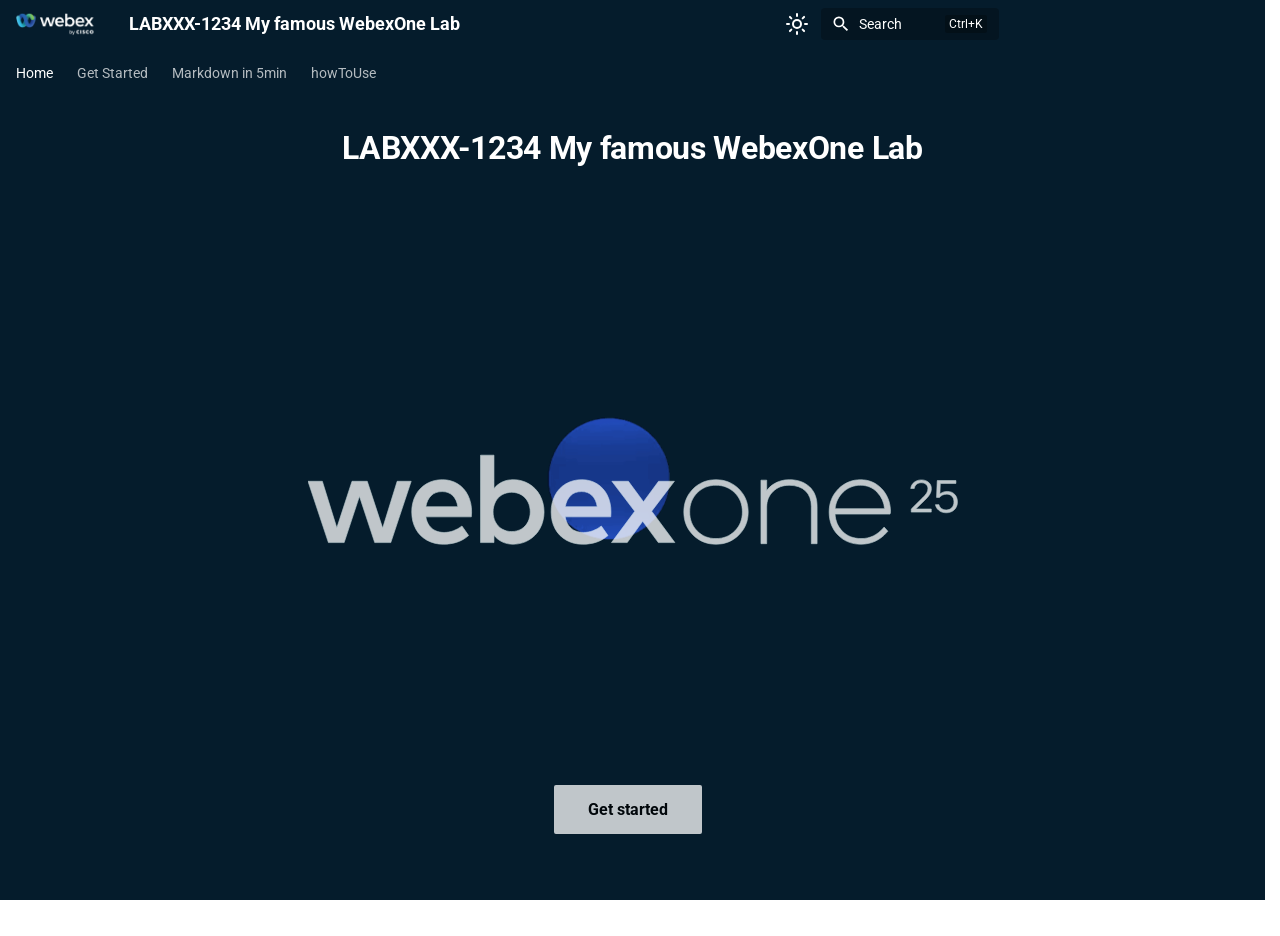
<file: site/index.html>
<!-- Custom HTML site displayed as the Home chapter -->


<!doctype html>
<html lang="en" class="no-js">
  <head>
    
      <meta charset="utf-8">
      <meta name="viewport" content="width=device-width,initial-scale=1">
      
        <meta name="description" content="LABXXX-1234 My famous WebexOne Lab">
      
      
        <meta name="author" content="your name here">
      
      
      
      
        <link rel="next" href="./intro/">
      
      
        
      
      
      <link rel="icon" href="./template_assets/webex75.png">
      <meta name="generator" content="zensical-0.0.27">
    
    
      
        <title>Home - LABXXX-1234 My famous WebexOne Lab</title>
      
    
    
      
        
      
      <link rel="stylesheet" href="./assets/stylesheets/classic/main.d9d44b50.min.css">
      
        
          
        
        <link rel="stylesheet" href="./assets/stylesheets/classic/palette.7dc9a0ad.min.css">
      
      


    
    
      
    
    
      
        
        
        <link rel="preconnect" href="https://fonts.gstatic.com" crossorigin>
        <link rel="stylesheet" href="https://fonts.googleapis.com/css?family=Roboto:300,300i,400,400i,500,500i,700,700i%7CRoboto+Mono:400,400i,700,700i&display=fallback">
        <style>:root{--md-text-font:"Roboto";--md-code-font:"Roboto Mono"}</style>
      
    
    
      <link rel="stylesheet" href="./stylesheets/extra.css">
    
    <script>__md_scope=new URL(".",location),__md_hash=e=>[...e].reduce(((e,t)=>(e<<5)-e+t.charCodeAt(0)),0),__md_get=(e,t=localStorage,a=__md_scope)=>JSON.parse(t.getItem(a.pathname+"."+e)),__md_set=(e,t,a=localStorage,_=__md_scope)=>{try{a.setItem(_.pathname+"."+e,JSON.stringify(t))}catch(e){}},document.documentElement.setAttribute("data-platform",navigator.platform)</script>
    
      

    
    
  </head>
  
  
    
    
      
    
    
    
    
    <body dir="ltr" data-md-color-scheme="default" data-md-color-primary="indigo" data-md-color-accent="indigo">
  
    
    <input class="md-toggle" data-md-toggle="drawer" type="checkbox" id="__drawer" autocomplete="off">
    <input class="md-toggle" data-md-toggle="search" type="checkbox" id="__search" autocomplete="off">
    <label class="md-overlay" for="__drawer" aria-label="Navigation"></label>
    <div data-md-component="skip">
      
        <a href="#__skip" class="md-skip">
          Skip to content
        </a>
      
    </div>
    <div data-md-component="announce">
      
    </div>
    
    
      

<header class="md-header" data-md-component="header">
  <nav class="md-header__inner md-grid" aria-label="Header">
    <a href="" title="LABXXX-1234 My famous WebexOne Lab" class="md-header__button md-logo" aria-label="LABXXX-1234 My famous WebexOne Lab" data-md-component="logo">
      
  <img src="./template_assets/webexLogo91.png" alt="LABXXX-1234 My famous WebexOne Lab">

    </a>
    <label class="md-header__button md-icon" for="__drawer" aria-label="Navigation">
      
      <svg xmlns="http://www.w3.org/2000/svg" viewBox="0 0 24 24"><path d="M3 6h18v2H3zm0 5h18v2H3zm0 5h18v2H3z"/></svg>
    </label>
    <div class="md-header__title" data-md-component="header-title">
      <div class="md-header__ellipsis">
        <div class="md-header__topic">
          <span class="md-ellipsis">
            LABXXX-1234 My famous WebexOne Lab
          </span>
        </div>
        <div class="md-header__topic" data-md-component="header-topic">
          <span class="md-ellipsis">
            
              Home
            
          </span>
        </div>
      </div>
    </div>
    
      
        <form class="md-header__option" data-md-component="palette">
  
    
    
    
    <input class="md-option" data-md-color-media="none" data-md-color-scheme="default" data-md-color-primary="indigo" data-md-color-accent="indigo"  aria-label="Switch to dark mode"  type="radio" name="__palette" id="__palette_0">
    
      <label class="md-header__button md-icon" title="Switch to dark mode" for="__palette_1" hidden>
        <svg xmlns="http://www.w3.org/2000/svg" fill="none" stroke="currentColor" stroke-linecap="round" stroke-linejoin="round" stroke-width="2" class="lucide lucide-sun" viewBox="0 0 24 24"><circle cx="12" cy="12" r="4"/><path d="M12 2v2M12 20v2M4.93 4.93l1.41 1.41M17.66 17.66l1.41 1.41M2 12h2M20 12h2M6.34 17.66l-1.41 1.41M19.07 4.93l-1.41 1.41"/></svg>
      </label>
    
  
    
    
    
    <input class="md-option" data-md-color-media="none" data-md-color-scheme="slate" data-md-color-primary="indigo" data-md-color-accent="indigo"  aria-label="Switch to light mode"  type="radio" name="__palette" id="__palette_1">
    
      <label class="md-header__button md-icon" title="Switch to light mode" for="__palette_0" hidden>
        <svg xmlns="http://www.w3.org/2000/svg" fill="none" stroke="currentColor" stroke-linecap="round" stroke-linejoin="round" stroke-width="2" class="lucide lucide-moon" viewBox="0 0 24 24"><path d="M20.985 12.486a9 9 0 1 1-9.473-9.472c.405-.022.617.46.402.803a6 6 0 0 0 8.268 8.268c.344-.215.825-.004.803.401"/></svg>
      </label>
    
  
</form>
      
    
    
      <script>var palette=__md_get("__palette");if(palette&&palette.color){if("(prefers-color-scheme)"===palette.color.media){var media=matchMedia("(prefers-color-scheme: light)"),input=document.querySelector(media.matches?"[data-md-color-media='(prefers-color-scheme: light)']":"[data-md-color-media='(prefers-color-scheme: dark)']");palette.color.media=input.getAttribute("data-md-color-media"),palette.color.scheme=input.getAttribute("data-md-color-scheme"),palette.color.primary=input.getAttribute("data-md-color-primary"),palette.color.accent=input.getAttribute("data-md-color-accent")}for(var[key,value]of Object.entries(palette.color))document.body.setAttribute("data-md-color-"+key,value)}</script>
    
    
    
      
      
        <label class="md-header__button md-icon" for="__search" aria-label="Search">
          
          <svg xmlns="http://www.w3.org/2000/svg" viewBox="0 0 24 24"><path d="M9.5 3A6.5 6.5 0 0 1 16 9.5c0 1.61-.59 3.09-1.56 4.23l.27.27h.79l5 5-1.5 1.5-5-5v-.79l-.27-.27A6.52 6.52 0 0 1 9.5 16 6.5 6.5 0 0 1 3 9.5 6.5 6.5 0 0 1 9.5 3m0 2C7 5 5 7 5 9.5S7 14 9.5 14 14 12 14 9.5 12 5 9.5 5"/></svg>
        </label>
        <div class="md-search" data-md-component="search" role="dialog" aria-label="Search">
  <button type="button" class="md-search__button">
    Search
  </button>
</div>
      
    
    <div class="md-header__source">
      
    </div>
  </nav>
  
</header>
    
    <div class="md-container" data-md-component="container">
      
      

        
          
            
<nav class="md-tabs" aria-label="Tabs" data-md-component="tabs">
  <div class="md-grid">
    <ul class="md-tabs__list">
      
        
  
  
  
    
  
  
    <li class="md-tabs__item md-tabs__item--active">
      <a href="" class="md-tabs__link">
        
  
  Home

      </a>
    </li>
  

      
        
  
  
  
  
    <li class="md-tabs__item">
      <a href="./intro/" class="md-tabs__link">
        
  
  Get Started

      </a>
    </li>
  

      
        
  
  
  
  
    <li class="md-tabs__item">
      <a href="./markdown/" class="md-tabs__link">
        
  
  Markdown in 5min

      </a>
    </li>
  

      
        
  
  
  
  
    
    
      <li class="md-tabs__item">
        <a href="./howToUse/admonition/" class="md-tabs__link">
          
  
  howToUse

        </a>
      </li>
    
  

      
    </ul>
  </div>
</nav>
          
        
      
<style>
    .md-container {
        height: 100%;
        background: var(--md-primary-fg-color);
        /* background-image: url("template_assets/wx1Background.png"); */
        background-repeat: no-repeat;
        background-size: cover;
    }

    .md-main {
        flex-grow: 0;
        height: 0px;
        background: var(--md-primary-fg-color)
    }

    .md-main__inner {
        display: flex;
        height: 100%;
    }

    .tx-container {
        padding-top: .0rem;
        background: var(--md-primary-fg-color);

    }

    .tx-hero {
        margin: 32px 2.8rem;
        color: var(--md-primary-bg-color);
        justify-content: center;
        flex-direction: column;
    }

    .tx-hero h1 {
        margin-bottom: 1rem;
        color: currentColor;
        font-weight: 700
    }

    :root {
        .tx-hero__content {
            margin: 0;
            display: flex;
            flex-direction: column;
        }
    }

    .tx-hero__content {
        padding-bottom: 1rem;
        margin: 0 auto;
    }

    .tx-hero__logo {
        scale: 1;
        width: 65%;
        padding-bottom: 50px;
    }

    .tx-hero__image {
        width: 650px;
        /* height: 650px; */
        height: 65vh;
        order: 0;
        /* padding-right: 2.5rem; */

    }

    .tx-hero .md-button {
        margin-top: .5rem;
        margin-right: .5rem;
        color: var(--md-primary-bg-color)
    }

    .tx-hero .md-button--primary {
        background-color: var(--md-primary-bg-color);
        color: rgb(0, 0, 0);
        border-color: var(--md-primary-bg-color)
    }

    .tx-hero .md-button:focus,
    .tx-hero .md-button:hover {
        background-color: var(--md-accent-fg-color);
        color: var(--md-default-bg-color);
        border-color: var(--md-accent-fg-color)
    }

    .feature-item h2 svg {
        height: 30px;
        float: left;
        margin-right: 10px;
        transform: translateY(10%);
    }

    .top-hr {
        margin-top: 42px;
        background: var(--md-primary-fg-color)
    }

    .feature-item {
        font-family: 'Lato', sans-serif;
        font-weight: 300;
        box-sizing: border-box;
        padding: 0 15px;
        word-break: break-word
    }

    .feature-item h2 {
        color: var(--md-default-fg-color);
        font-weight: 300;
        font-size: 25px;
        white-space: nowrap;
        overflow: hidden;
        text-overflow: ellipsis;
        line-height: normal;
        margin-top: 20px;
        margin-bottom: 10px;
        font-family: inherit;
    }

    .feature-item p {
        font-size: 16px;
        line-height: 1.8em;
        text-rendering: optimizeLegibility;
        -webkit-font-smoothing: antialiased;
        color: var(--md-default-fg-color);
        margin: 0 0 10px;
        display: block;
    }

    .feature-item path {
        fill: var(--md-default-fg-color);
    }

    @media screen and (max-width:30em) {
        .tx-hero h1 {
            font-size: 1.4rem
        }
    }

    @media screen and (min-width:60em) {
        .md-sidebar--secondary {
            display: none
        }

        .tx-hero {
            display: flex;
            align-items: center;
            justify-content: center;
        }

        .tx-hero__content {
            /* max-width: 22rem; */
            margin-top: 3.5rem;
            margin-bottom: 3.5rem;
            margin-left: 1.0rem;
            margin-right: 4.0rem;
            align-items: center;
        }
    }

    @media screen and (min-width:76.25em) {
        .md-sidebar--primary {
            display: none
        }

        .top-hr {
            width: 100%;
            display: flex;
            max-width: 61rem;
            margin-right: auto;
            margin-left: auto;
            padding: 0 .2rem;
        }

        .bottom-hr {
            margin-top: 10px;
            width: 100%;
            display: flex;
            max-width: 61rem;
            margin-right: auto;
            margin-left: auto;
            padding: 0 .2rem;
        }

        .feature-item {
            flex: 1;
            min-width: 0;
        }
    }

    .hr {
        border-bottom: 1px solid #eee;
        width: 100%;
        margin: 20px 0;
    }

    .text-center {
        text-align: center;
        padding-right: 15px;
        padding-left: 15px;
        margin-right: auto;
        margin-left: auto;
        margin-top: 15px;
        font-family: 'Lato', sans-serif;
        font-size: 23px;
        font-weight: 300;
        padding-bottom: 10px;
    }

    .logos {
        display: flex;
        align-items: center;
        justify-content: center;
        flex-flow: row wrap;
        margin: 0 auto;
    }

    .logos img {
        flex: 1 1 auto;
        padding: 25px;
        max-height: 130px;
        vertical-align: middle;
    }

    .hr-logos {
        margin-top: 0;
        margin-bottom: 30px;
    }

    .md-footer-meta__inner {
        display: flex;
        flex-wrap: wrap;
        justify-content: space-between;
        margin-top: 1.0rem;
    }

    .md-footer-social {
        padding-top: 20px;
    }

    .neat {
        position: absolute;
        animation: fadeEm;

        /* animation-iteration-count: infinite; */

    }

    .event {
        /* position: absolute; */
        /* bottom: 25em; */
        display: flex;
        justify-content: center;
        bottom:50%;
        position:relative;

    }

    .hold {
        /* position: absolute; */
        animation: fadein;
        animation-fill-mode: forwards;
        /* width: 600px; */
    }

    g {
        font-size: 7em;
        text-shadow: 2px 2px 4px black;
    }

    sup {
        font-size: .5em;
    }

    @keyframes fadeEm {
        0% {
            opacity: 0
        }

        20% {
            opacity: 1
        }

        50% {
            opacity: 0;
        }

        100% {
            opacity: 0
        }
    }

    @keyframes fadein {
        0% {
            opacity: 0
        }

        /* 20% {
            opacity: 1
        } */

        90% {
            opacity: .5;
        }

        100% {
            opacity: .75;
        }
    }

    #one {
        animation-duration: 10s;
        opacity: 0;
        animation-delay: 1s;

    }

    #two {
        animation-duration: 10s;
        opacity: 0;
        animation-delay: 5s;
    }

    #three {
        animation-duration: 10s;
        opacity: 0;
        animation-delay: 8s;
        /* display:none; */
    }

    #four {
        animation-duration: 3s;
        opacity: 0;
        animation-delay: 10s;
        /* display:none; */
    }

    #five {
        animation-duration: 80ms;
        opacity: 0;
        animation-delay: 13s;
    }

    #six {
        animation-duration: 80ms;
        opacity: 0;
        animation-delay: 14s;
    }

    svg {
        fill: azure;
        stroke: azure;
    }
</style>

<!-- Main site Entry button descriptions -->
<section class="tx-container">
    <div class="md-grid md-typeset">
        <div class="tx-hero">

            <div class="tx-hero__content">
                <!-- <div class="tx-hero__logo">
                    <img src="template_assets/logo.png" draggable="false">
                </div> -->
                <h1>
                    <script>
                        var title = document.querySelector('meta[name="description"]').content
                        const lab = title
                        // .split(" ")[0]
                        document.write(lab)
                    </script>
                </h1>
                <div class="tx-hero__image">

                    <div id="one" class="neat"><svg width="600" height="600" viewBox="0 0 128 128"
                            xmlns="http://www.w3.org/2000/svg">

                            <!-- <path
                                d="M480-40q-112 0-206-51T120-227v107H40v-240h240v80h-99q48 72 126.5 116T480-120q75 0 140.5-28.5t114-77q48.5-48.5 77-114T840-480h80q0 91-34.5 171T791-169q-60 60-140 94.5T480-40ZM40-480q0-91 34.5-171T169-791q60-60 140-94.5T480-920q112 0 206 51t154 136v-107h80v240H680v-80h99q-48-72-126.5-116T480-840q-75 0-140.5 28.5t-114 77q-48.5 48.5-77 114T120-480H40Zm440 240q21 0 35.5-14.5T530-290q0-21-14.5-36T480-341q-21 0-35.5 14.5T430-291q0 21 14.5 36t35.5 15Zm-36-152h73q0-36 8.5-54t34.5-44q35-35 46.5-56.5T618-598q0-56-40-89t-98-33q-50 0-86 26t-52 74l66 28q7-26 26.5-43t45.5-17q27 0 45.5 15.5T544-595q0 17-8 34t-34 40q-33 29-45.5 56.5T444-392Z" /> -->
                            <path
                                d="M27.9,87.44a2,2,0,0,0-2,2v6.94a49.43,49.43,0,0,1,2.46-67A51.69,51.69,0,0,1,64.94,14h1.23a2,2,0,0,0,0-4H64.94A55.69,55.69,0,0,0,25.51,26.59a53.4,53.4,0,0,0-2.24,72.85H15.9a2,2,0,0,0,0,4h12a2,2,0,0,0,2-2v-12A2,2,0,0,0,27.9,87.44Z" />
                            <path
                                d="M107.46,32h7.88a2,2,0,0,0,0-4h-12a2,2,0,0,0-2,2V42a2,2,0,1,0,4,0V35.89A50,50,0,0,1,114,64.05c0,27.54-22.85,50-50.87,50h-1.3a2,2,0,1,0,0,4h1.3C93.36,118,118,93.8,118,64.06A54,54,0,0,0,107.46,32Z" />
                            <path d="M64,54A10,10,0,1,0,74,64,10,10,0,0,0,64,54Zm0,16a6,6,0,1,1,6-6A6,6,0,0,1,64,70Z" />
                            <path
                                d="M64.42,92A5.6,5.6,0,0,0,70,86.32a1.54,1.54,0,0,1,1-1.47,20.75,20.75,0,0,0,2.73-1.14,1.56,1.56,0,0,1,1.78.31l.07.08a5.6,5.6,0,0,0,7.89,0,2,2,0,0,0-2.83-2.83,1.59,1.59,0,0,1-2.23,0l-.07-.07A5.55,5.55,0,0,0,72,80.13a19.48,19.48,0,0,1-2.23.93A5.57,5.57,0,0,0,66,86.42,1.58,1.58,0,0,1,64.42,88h-.84A1.61,1.61,0,0,1,62,86.32a5.55,5.55,0,0,0-3.74-5.26A18.9,18.9,0,0,1,56,80.13a5.56,5.56,0,0,0-6.4,1.08l-.06.06a1.59,1.59,0,0,1-2.23,0l-.6-.6a1.53,1.53,0,0,1-.46-1.11,1.56,1.56,0,0,1,.46-1.12l.07-.07A5.55,5.55,0,0,0,47.87,72a17.36,17.36,0,0,1-.93-2.24A5.58,5.58,0,0,0,41.58,66,1.58,1.58,0,0,1,40,64.42v-.84A1.61,1.61,0,0,1,41.68,62a5.53,5.53,0,0,0,5.26-3.75A17.84,17.84,0,0,1,47.87,56a5.55,5.55,0,0,0-1.07-6.39l-.07-.07a1.59,1.59,0,0,1,0-2.23l.6-.6a1.59,1.59,0,0,1,2.26,0,5.59,5.59,0,0,0,6.49,1,13.79,13.79,0,0,1,2.05-.9A5.66,5.66,0,0,0,62,41.58,1.58,1.58,0,0,1,63.58,40h.84A1.61,1.61,0,0,1,66,41.68a5.53,5.53,0,0,0,3.74,5.26,18.9,18.9,0,0,1,2.24.93,5.54,5.54,0,0,0,6.38-1.06l.08-.08a1.59,1.59,0,0,1,2.23,0l.6.6a1.59,1.59,0,0,1,0,2.23l-.07.07A5.55,5.55,0,0,0,80.13,56a17.6,17.6,0,0,1,.93,2.24A5.57,5.57,0,0,0,86.42,62,1.58,1.58,0,0,1,88,63.58v.84A1.61,1.61,0,0,1,86.32,66a5.55,5.55,0,0,0-5.26,3.74,17.44,17.44,0,0,1-2,4.18,2,2,0,0,0,3.34,2.21,22.35,22.35,0,0,0,2.5-5.1,1.58,1.58,0,0,1,1.57-1A5.58,5.58,0,0,0,92,64.42v-.84A5.6,5.6,0,0,0,86.32,58a1.54,1.54,0,0,1-1.47-1,24.12,24.12,0,0,0-1.13-2.73,1.54,1.54,0,0,1,.3-1.78l.08-.07a5.6,5.6,0,0,0,0-7.89l-.6-.6a5.59,5.59,0,0,0-7.88,0l-.08.09a1.54,1.54,0,0,1-1.78.3A22.14,22.14,0,0,0,71,43.15a1.58,1.58,0,0,1-1-1.57A5.58,5.58,0,0,0,64.42,36h-.84A5.58,5.58,0,0,0,58,41.58a1.63,1.63,0,0,1-1.17,1.52,19.56,19.56,0,0,0-2.62,1.15,1.56,1.56,0,0,1-1.82-.35,5.6,5.6,0,0,0-7.89,0l-.6.6a5.6,5.6,0,0,0,0,7.89l.08.07a1.54,1.54,0,0,1,.3,1.78A22.14,22.14,0,0,0,43.15,57a1.58,1.58,0,0,1-1.57,1A5.58,5.58,0,0,0,36,63.58v.84A5.6,5.6,0,0,0,41.68,70a1.54,1.54,0,0,1,1.47,1,21.65,21.65,0,0,0,1.13,2.74,1.54,1.54,0,0,1-.3,1.78l-.08.07a5.59,5.59,0,0,0,0,7.89l.6.6a5.6,5.6,0,0,0,7.9,0l.06-.07a1.54,1.54,0,0,1,1.78-.3A21.65,21.65,0,0,0,57,84.85a1.58,1.58,0,0,1,1,1.57A5.58,5.58,0,0,0,63.58,92Z" />

                        </svg></div>
                    <div id="two" class="neat"> <svg width="600" height="600" viewBox="0 0 128 128"
                            xmlns="http://www.w3.org/2000/svg">
                            <!-- <path
                                d="M480-80q-33 0-56.5-23.5T400-160h160q0 33-23.5 56.5T480-80ZM320-200v-80h320v80H320Zm10-120q-69-41-109.5-110T180-580q0-125 87.5-212.5T480-880q125 0 212.5 87.5T780-580q0 81-40.5 150T630-320H330Zm24-80h252q45-32 69.5-79T700-580q0-92-64-156t-156-64q-92 0-156 64t-64 156q0 54 24.5 101t69.5 79Zm126 0Z" /> -->
                            <path
                                d="M70.38,116H59a7,7,0,0,1,0-14H77a3,3,0,0,0,3-3,3,3,0,0,0-3-3H44a2,2,0,0,1-1.28-3.54l12-10,5.82-4.65C56.81,74.54,50,67.06,50,56c0-6.32,2.69-11.49,7.39-14.18a13.53,13.53,0,0,1,13.54,0C75.47,44.45,78.05,49.63,78,56c-.08,10.09-6.83,17.81-10.2,21,4.93.9,10.67-.44,15.69-3.78C91.44,68,96,58.76,96,48A32.08,32.08,0,0,0,85.34,24.15,32,32,0,1,0,46.74,75a2,2,0,1,1-2.16,3.37A36,36,0,1,1,100,48c0,12.13-5.21,22.55-14.29,28.6-6.92,4.6-15.14,5.93-21.7,3.55l-6.76,5.41L49.52,92H77a7,7,0,1,1,0,14H59a3,3,0,0,0,0,6H70.38a2,2,0,0,1,0,4ZM64.21,44a9.62,9.62,0,0,0-4.83,1.3C55.91,47.28,54,51.08,54,56c0,10,6.74,16.75,9.73,19.26l1-.78C67.51,71.86,73.93,64.92,74,56c0-5-1.77-8.8-5.09-10.74A9.31,9.31,0,0,0,64.21,44Z" />
                        </svg></div>
                    <div id="three" class="neat"><svg xmlns="http://www.w3.org/2000/svg" width="600" height="600"
                            viewBox="0 0 128 128" xmlns="http://www.w3.org/2000/svg">
                            <!-- <path
                                d="M309-389q29 29 71 29t71-29l160-160q29-29 29-71t-29-71q-29-29-71-29t-71 29q-37-13-73-6t-61 32q-25 25-32 61t6 73q-29 29-29 71t29 71ZM240-80v-172q-57-52-88.5-121.5T120-520q0-150 105-255t255-105q125 0 221.5 73.5T827-615l52 205q5 19-7 34.5T840-360h-80v120q0 33-23.5 56.5T680-160h-80v80h-80v-160h160v-200h108l-38-155q-23-91-98-148t-172-57q-116 0-198 81t-82 197q0 60 24.5 114t69.5 96l26 24v208h-80Zm254-360Z" /> -->
                            <path
                                d="M102,90.23v-5A23.21,23.21,0,0,0,78.83,62H77.3l5.07-5.06a2,2,0,1,0-2.83-2.83l-8.48,8.47a3.76,3.76,0,0,0-.25.31.59.59,0,0,1,0,.08c0,.09-.1.17-.14.26s0,.08,0,.12a1.17,1.17,0,0,0-.07.25,2,2,0,0,0,0,.8,1.17,1.17,0,0,0,.07.25s0,.08,0,.12.09.17.14.26a.3.3,0,0,1,0,.08,3.76,3.76,0,0,0,.25.31l8.48,8.47a2,2,0,0,0,1.41.59,2,2,0,0,0,1.42-3.42L77.3,66h1.53A19.21,19.21,0,0,1,98,85.19v5a10,10,0,1,0,4,0ZM100,106a6,6,0,1,1,6-6A6,6,0,0,1,100,106Z" />
                            <path
                                d="M65.42,71.06l-.31-.25L65,70.73l-.2-.1a1.39,1.39,0,0,0-.19-.06l-.18,0a1.71,1.71,0,0,0-.78,0l-.17,0a1.17,1.17,0,0,0-.2.06l-.2.1-.15.08a2.48,2.48,0,0,0-.3.25l-8.48,8.48a2,2,0,0,0,0,2.83,2,2,0,0,0,2.83,0L62,77.3v1.53A19.21,19.21,0,0,1,42.81,98H38V92a2,2,0,0,0-2-2H20a2,2,0,0,0-2,2v16a2,2,0,0,0,2,2H36a2,2,0,0,0,2-2v-6h4.83A23.21,23.21,0,0,0,66,78.83V77.3l5.06,5.07a2,2,0,0,0,2.83-2.83ZM34,106H22V94H34Z" />
                            <path
                                d="M108,18H92a2,2,0,0,0-2,2v6H85.19A23.21,23.21,0,0,0,62,49.17V50.7l-5.06-5.07a2,2,0,0,0-2.83,2.83l8.48,8.48a2.48,2.48,0,0,0,.3.25l.08,0,.26.14.12,0a1.17,1.17,0,0,0,.25.07,2,2,0,0,0,.8,0,1.17,1.17,0,0,0,.25-.07l.12,0,.26-.14.08,0,.31-.25,8.47-8.48a2,2,0,0,0-2.83-2.83L66,50.7V49.17A19.21,19.21,0,0,1,85.19,30H90v6a2,2,0,0,0,2,2h16a2,2,0,0,0,2-2V20A2,2,0,0,0,108,18Zm-2,16H94V22h12Z" />
                            <path
                                d="M26,37.77v5A23.21,23.21,0,0,0,49.17,66H50.7l-5.07,5.06a2,2,0,1,0,2.83,2.83l8.48-8.47a3.76,3.76,0,0,0,.25-.31.3.3,0,0,1,0-.08c.05-.09.1-.17.14-.26s0-.08,0-.12a1.17,1.17,0,0,0,.07-.25,2,2,0,0,0,0-.8,1.17,1.17,0,0,0-.07-.25s0-.08,0-.12-.09-.17-.14-.26l0-.08a3.76,3.76,0,0,0-.25-.31l-8.48-8.47a2,2,0,0,0-2.83,2.83L50.7,62H49.17A19.21,19.21,0,0,1,30,42.81v-5a10,10,0,1,0-4,0ZM28,22a6,6,0,0,1,0,12h0a6,6,0,0,1,0-12Z" />

                        </svg></div>

                    <div id="four" class="hold"><br><br><img src="assets/webexOpen123456.gif"></div>
                    <!-- <img src="template_assets/wx1Splash_new.gif" draggable="false"> -->
                    <!-- <div id="five" class="hold event"></div> -->
                    <div id="five" class="hold event"><svg width="650" height="140" viewBox="0 0 1015 140" fill="none"
                            xmlns="http://www.w3.org/2000/svg">
                            <path
                                d="M139.236 40.7719H161.139L129.293 136.499H104.18L80.3254 64.2318L56.4706 136.499H31.846L1.21593e-05 40.7719H22.4018L45.0095 113.514L68.7124 40.7719H92.5672L116.574 113.913L139.236 40.7719Z"
                                fill="white" />
                            <path
                                d="M255.039 96.3308H184.017C184.674 101.265 186.535 105.965 189.439 110.018C192.03 113.558 195.516 116.353 199.544 118.119C203.654 119.871 208.085 120.753 212.556 120.707C217.515 120.687 222.43 119.792 227.075 118.065C231.89 116.319 236.387 113.805 240.39 110.622L250.832 125.507C245.513 130.152 239.311 133.687 232.594 135.905C225.686 138.056 218.482 139.119 211.244 139.055C202.338 139.221 193.542 137.068 185.73 132.81C178.339 128.692 172.288 122.553 168.295 115.12C164.109 107.498 162.017 98.6893 162.017 88.6942C161.84 79.5851 163.929 70.5738 168.1 62.4623C171.935 55.0587 177.804 48.8907 185.026 44.6759C192.605 40.3456 201.226 38.1494 209.965 38.3229C218.297 38.1644 226.503 40.3678 233.624 44.6759C240.548 48.9691 246.117 55.1143 249.694 62.4084C253.676 70.5563 255.657 79.5283 255.473 88.5863C255.44 90.5386 255.31 93.1273 255.039 96.3308ZM233.949 80.4428C232.807 72.9788 230.111 67.1831 225.861 63.0556C221.61 58.9281 216.167 56.8607 209.531 56.8535C202.36 56.8535 196.617 58.9712 192.301 63.2065C187.986 67.4419 185.224 73.1945 184.017 80.4643L233.949 80.4428Z"
                                fill="white" />
                            <path
                                d="M344.898 44.7625C352.206 49.094 358.2 55.3105 362.247 62.7538C366.437 70.746 368.625 79.6266 368.625 88.6405C368.625 97.6544 366.437 106.535 362.247 114.527C358.193 122.006 352.161 128.24 344.803 132.556C337.446 136.871 329.042 139.104 320.501 139.012C314.514 139.128 308.58 137.881 303.152 135.366C298.166 132.967 293.8 129.461 290.39 125.119V136.509H269.408V7.62939e-06H290.401V52.151C293.81 47.8089 298.177 44.3034 303.163 41.9042C308.591 39.3892 314.525 38.1422 320.512 38.2584C329.086 38.1665 337.52 40.4162 344.898 44.7625ZM333.393 115.218C337.764 112.548 341.283 108.699 343.542 104.119C345.855 99.2813 347.056 93.9918 347.056 88.6351C347.056 83.2784 345.855 77.989 343.542 73.1516C341.28 68.5734 337.761 64.7255 333.393 62.0527C328.766 59.3842 323.515 57.9707 318.166 57.9537C312.818 57.9366 307.558 59.3166 302.913 61.9556C298.539 64.6031 294.992 68.4086 292.667 72.9467C290.249 77.8267 288.991 83.1945 288.991 88.6351C288.991 94.0757 290.249 99.4435 292.667 104.324C294.992 108.862 298.539 112.667 302.913 115.315C307.558 117.954 312.818 119.334 318.166 119.317C323.515 119.3 328.766 117.886 333.393 115.218Z"
                                fill="white" />
                            <path
                                d="M472.724 96.3307H401.702C402.359 101.265 404.22 105.965 407.124 110.018C409.711 113.557 413.194 116.352 417.218 118.119C421.329 119.869 425.759 120.75 430.23 120.707C435.181 120.684 440.089 119.79 444.727 118.065C449.539 116.319 454.032 113.805 458.032 110.622L468.484 125.507C463.171 130.148 456.977 133.683 450.268 135.905C443.361 138.059 436.156 139.121 428.918 139.055C420.012 139.22 411.217 137.067 403.404 132.809C396.018 128.688 389.972 122.55 385.98 115.12C381.794 107.498 379.701 98.6893 379.701 88.6941C379.526 79.5865 381.612 70.5764 385.774 62.4622C389.611 55.0607 395.48 48.8934 402.7 44.6759C410.279 40.346 418.9 38.1499 427.639 38.3229C435.944 38.1616 444.125 40.3457 451.233 44.622C458.157 48.9152 463.725 55.0603 467.303 62.3544C471.28 70.5041 473.26 79.4749 473.082 88.5324C473.125 90.5386 472.984 93.1273 472.724 96.3307ZM451.623 80.4428C450.481 72.9788 447.785 67.183 443.535 63.0555C439.284 58.928 433.863 56.8607 427.27 56.8535C420.099 56.8535 414.356 58.9711 410.04 63.2065C405.725 67.4418 402.963 73.1944 401.756 80.4643L451.623 80.4428Z"
                                fill="white" />
                            <path
                                d="M572.872 136.499H547.054L522.647 103.224L498.542 136.499H473.929L510.188 87.6377L474.525 40.7719H500.342L523.883 72.7529L547.39 40.7719H572.199L536.645 87.4328L572.872 136.499Z"
                                fill="white" />
                            <path
                                d="M637.039 38.3226C622.845 38.3226 610.82 43.1872 601.257 52.7868C591.693 62.3865 586.89 74.4562 586.89 88.6939C586.89 102.932 591.715 115.001 601.257 124.59C610.799 134.179 622.824 139.065 637.039 139.065C651.254 139.065 663.192 134.201 672.821 124.601C682.45 115.001 687.362 102.932 687.362 88.6939C687.362 74.4562 682.471 62.3649 672.821 52.776C663.171 43.1872 651.146 38.3226 637.039 38.3226ZM637.039 130.253C625.188 130.253 615.602 126.391 607.763 118.388C599.923 110.385 596.02 100.699 596.02 88.64C596.02 76.5811 599.858 66.8951 607.763 58.8702C615.667 50.8453 625.253 47.0055 637.039 47.0055C648.825 47.0055 658.508 50.8993 666.467 58.8702C674.426 66.8412 678.308 76.6242 678.308 88.6292C678.308 100.634 674.437 110.417 666.478 118.377C658.519 126.338 648.88 130.253 637.039 130.253Z"
                                fill="white" />
                            <path
                                d="M783.119 49.3798C775.312 42.0452 764.686 38.324 751.446 38.324C742.595 38.1606 733.901 40.6649 726.507 45.5076C722.558 48.1136 719.091 51.3796 716.261 55.1612V38.9819H707.304V138.214H716.261V80.8969C716.261 71.1894 719.513 63.2615 726.182 56.7359C732.85 50.2103 741.037 47.0284 751.121 47.0284C762.268 47.0284 770.964 50.0054 776.96 55.873C782.956 61.7407 785.981 69.7009 785.981 79.9801V138.225H794.959V79.9801C794.959 67.0583 790.98 56.7575 783.119 49.3798Z"
                                fill="white" />
                            <path
                                d="M909.668 87.7241C909.386 73.7021 904.756 61.8374 895.908 52.475C891.759 47.9415 886.69 44.3358 881.035 41.8963C875.381 39.4568 869.271 38.239 863.108 38.3235C856.588 38.2112 850.114 39.4377 844.092 41.9264C838.069 44.4152 832.628 48.1126 828.107 52.7878C818.608 62.3766 813.794 74.4895 813.794 88.7919C813.794 103.288 818.478 115.423 827.738 124.839C836.998 134.255 848.947 139.066 863.205 139.066C879.47 139.066 893.187 132.821 903.921 120.514L905.493 118.713L899.627 112.338L897.632 114.495C893.402 119.296 888.304 123.265 882.604 126.198C876.608 129.006 870.036 130.38 863.412 130.211C851.625 130.211 842.17 126.479 834.482 118.799C827.467 111.799 823.639 102.803 822.945 92.0385H908.811L909.419 90.1833C909.633 89.3858 909.714 88.5585 909.657 87.7349L909.668 87.7241ZM823.151 83.4743C823.963 73.8728 828.229 64.8846 835.165 58.1592C838.801 54.5197 843.144 51.6555 847.93 49.7416C852.716 47.8278 857.843 46.9044 863 47.0279C867.88 46.9526 872.721 47.9045 877.206 49.821C881.691 51.7375 885.718 54.5753 889.023 58.1484C895.659 65.0097 899.655 73.9757 900.31 83.4743H823.151Z"
                                fill="white" />
                            <path
                                d="M996.717 89.9551C991.886 89.9551 987.877 88.5717 984.688 85.8048C982.015 83.5069 980.374 80.6463 979.764 77.2229H985.251C985.86 79.9428 987.291 82.0532 989.542 83.5538C991.558 84.8669 993.973 85.5235 996.787 85.5235C1000.49 85.5235 1003.45 84.2573 1005.65 81.7249C1007.67 79.427 1008.68 76.4725 1008.68 72.8615C1008.68 68.8285 1007.46 65.7333 1005.02 63.5761C1003 61.7472 1000.35 60.8327 997.068 60.8327C994.911 60.8327 992.871 61.3017 990.949 62.2396C989.026 63.1306 987.408 64.3733 986.095 65.9678H981.522L982.578 39.6591H1011.77V44.0908H987.361L986.728 60.7624C989.823 57.9955 993.645 56.6121 998.194 56.6121C1003.12 56.6121 1007.06 58.2065 1010.01 61.3954C1012.73 64.3499 1014.09 68.2423 1014.09 73.0726C1014.09 78.278 1012.31 82.4752 1008.75 85.6642C1005.56 88.5248 1001.55 89.9551 996.717 89.9551Z"
                                fill="white" />
                            <path
                                d="M946.73 52.0397H941.172C941.782 47.7253 943.775 44.3488 947.152 41.9102C950.106 39.7061 953.694 38.604 957.914 38.604C962.698 38.604 966.543 40.0109 969.451 42.8246C972.077 45.3101 973.39 48.4756 973.39 52.3211C973.39 55.6976 972.429 58.8397 970.506 61.7472C969.005 64.1389 966.285 67.234 962.346 71.0326L949.051 84.0463H973.249V88.9H942.017V84.0463L959.251 67.023C962.627 63.6934 964.925 61.0203 966.145 59.0038C967.411 56.9404 968.044 54.7362 968.044 52.3914C968.044 49.3432 967.012 46.9749 964.949 45.2867C963.12 43.786 960.728 43.0357 957.774 43.0357C954.538 43.0357 951.912 43.9502 949.895 45.7791C948.113 47.3736 947.058 49.4604 946.73 52.0397Z"
                                fill="white" />
                        </svg></div>
                </div>
                <!-- <p>
                    <script>
                        const descr = title.substring(title.indexOf(" ") + 1)
                        document.write(descr)
                    </script>
                </p> -->
                <div id="six" class="hold"><a href="overview/" title="Get Started"
                        class="md-button md-button--primary">
                        Get started
                    </a></div>
            </div>
        </div>
    </div>
</section>


      <main class="md-main" data-md-component="main">
        <div class="md-main__inner md-grid">
          
            
              
              <div class="md-sidebar md-sidebar--primary" data-md-component="sidebar" data-md-type="navigation" >
                <div class="md-sidebar__scrollwrap">
                  <div class="md-sidebar__inner">
                    


  


  

<nav class="md-nav md-nav--primary md-nav--lifted md-nav--integrated" aria-label="Navigation" data-md-level="0">
  <label class="md-nav__title" for="__drawer">
    <a href="" title="LABXXX-1234 My famous WebexOne Lab" class="md-nav__button md-logo" aria-label="LABXXX-1234 My famous WebexOne Lab" data-md-component="logo">
      
  <img src="./template_assets/webexLogo91.png" alt="LABXXX-1234 My famous WebexOne Lab">

    </a>
    LABXXX-1234 My famous WebexOne Lab
  </label>
  
  <ul class="md-nav__list" data-md-scrollfix>
    
      
      
  
  
    
  
  
  
    <li class="md-nav__item md-nav__item--active">
      
      <input class="md-nav__toggle md-toggle" type="checkbox" id="__toc">
      
      
      
      <a href="" class="md-nav__link md-nav__link--active">
        
  
  
  <span class="md-ellipsis">
    
  
    Home
  

    
  </span>
  
  

      </a>
      
    </li>
  

    
      
      
  
  
  
  
    <li class="md-nav__item">
      <a href="./intro/" class="md-nav__link">
        
  
  
    <svg xmlns="http://www.w3.org/2000/svg" fill="none" stroke="currentColor" stroke-linecap="round" stroke-linejoin="round" stroke-width="2" class="lucide lucide-rocket" viewBox="0 0 24 24"><path d="M4.5 16.5c-1.5 1.26-2 5-2 5s3.74-.5 5-2c.71-.84.7-2.13-.09-2.91a2.18 2.18 0 0 0-2.91-.09M12 15l-3-3a22 22 0 0 1 2-3.95A12.88 12.88 0 0 1 22 2c0 2.72-.78 7.5-6 11a22.4 22.4 0 0 1-4 2"/><path d="M9 12H4s.55-3.03 2-4c1.62-1.08 5 0 5 0M12 15v5s3.03-.55 4-2c1.08-1.62 0-5 0-5"/></svg>
  
  <span class="md-ellipsis">
    
  
    Get Started
  

    
  </span>
  
  

      </a>
    </li>
  

    
      
      
  
  
  
  
    <li class="md-nav__item">
      <a href="./markdown/" class="md-nav__link">
        
  
  
    <svg xmlns="http://www.w3.org/2000/svg" viewBox="0 0 24 24"><path d="M22.27 19.385H1.73A1.73 1.73 0 0 1 0 17.655V6.345a1.73 1.73 0 0 1 1.73-1.73h20.54A1.73 1.73 0 0 1 24 6.345v11.308a1.73 1.73 0 0 1-1.73 1.731zM5.769 15.923v-4.5l2.308 2.885 2.307-2.885v4.5h2.308V8.078h-2.308l-2.307 2.885-2.308-2.885H3.46v7.847zM21.232 12h-2.309V8.077h-2.307V12h-2.308l3.461 4.039z"/></svg>
  
  <span class="md-ellipsis">
    
  
    Markdown in 5min
  

    
  </span>
  
  

      </a>
    </li>
  

    
      
      
  
  
  
  
    
    
      
        
      
        
      
        
      
        
      
        
      
        
      
    
    
    
      
      
    
    
    <li class="md-nav__item md-nav__item--nested">
      
        
        
          
        
        <input class="md-nav__toggle md-toggle md-toggle--indeterminate" type="checkbox" id="__nav_4" >
        
          
          <label class="md-nav__link" for="__nav_4" id="__nav_4_label" tabindex="0">
            
  
  
  <span class="md-ellipsis">
    
  
    howToUse
  

    
  </span>
  
  

            <span class="md-nav__icon md-icon"></span>
          </label>
        
        <nav class="md-nav" data-md-level="1" aria-labelledby="__nav_4_label" aria-expanded="false">
          <label class="md-nav__title" for="__nav_4">
            <span class="md-nav__icon md-icon"></span>
            
  
    howToUse
  

          </label>
          <ul class="md-nav__list" data-md-scrollfix>
            
              
                
  
  
  
  
    <li class="md-nav__item">
      <a href="./howToUse/admonition/" class="md-nav__link">
        
  
  
  <span class="md-ellipsis">
    
  
    Admonition
  

    
  </span>
  
  

      </a>
    </li>
  

              
            
              
                
  
  
  
  
    <li class="md-nav__item">
      <a href="./howToUse/customFeatures/" class="md-nav__link">
        
  
  
  <span class="md-ellipsis">
    
  
    customFeatures
  

    
  </span>
  
  

      </a>
    </li>
  

              
            
              
                
  
  
  
  
    <li class="md-nav__item">
      <a href="./howToUse/initialSetup/" class="md-nav__link">
        
  
  
  <span class="md-ellipsis">
    
  
    Initial Setup
  

    
  </span>
  
  

      </a>
    </li>
  

              
            
              
                
  
  
  
  
    <li class="md-nav__item">
      <a href="./howToUse/postInitial/" class="md-nav__link">
        
  
  
  <span class="md-ellipsis">
    
  
    Using the tool after the initial setup
  

    
  </span>
  
  

      </a>
    </li>
  

              
            
              
                
  
  
  
  
    <li class="md-nav__item">
      <a href="./howToUse/references/" class="md-nav__link">
        
  
  
  <span class="md-ellipsis">
    
  
    References
  

    
  </span>
  
  

      </a>
    </li>
  

              
            
              
                
  
  
  
  
    <li class="md-nav__item">
      <a href="./howToUse/syncChanges/" class="md-nav__link">
        
  
  
  <span class="md-ellipsis">
    
  
    Publishing Your Changes
  

    
  </span>
  
  

      </a>
    </li>
  

              
            
          </ul>
        </nav>
      
    </li>
  

    
  </ul>
</nav>
                  </div>
                </div>
              </div>
            
            
          
          
            <div class="md-content" data-md-component="content">
              
                



  


              
              <article class="md-content__inner md-typeset">
                 
              </article>
            </div>
          
          
  <script>var tabs=__md_get("__tabs");if(Array.isArray(tabs))e:for(var set of document.querySelectorAll(".tabbed-set")){var labels=set.querySelector(".tabbed-labels");for(var tab of tabs)for(var label of labels.getElementsByTagName("label"))if(label.innerText.trim()===tab){var input=document.getElementById(label.htmlFor);input.checked=!0;continue e}}</script>

<script>var target=document.getElementById(location.hash.slice(1));target&&target.name&&(target.checked=target.name.startsWith("__tabbed_"))</script>
        </div>
        
          <button type="button" class="md-top md-icon" data-md-component="top" hidden>
  
  <svg xmlns="http://www.w3.org/2000/svg" viewBox="0 0 24 24"><path d="M13 20h-2V8l-5.5 5.5-1.42-1.42L12 4.16l7.92 7.92-1.42 1.42L13 8z"/></svg>
  Back to top
</button>
        
      </main>
       
    </div>
    <div class="md-dialog" data-md-component="dialog">
      <div class="md-dialog__inner md-typeset"></div>
    </div>
    
    
    
      
      
      
      <script id="__config" type="application/json">{"annotate":null,"base":".","features":["announce.dismiss","content.code.annotate","content.code.copy","content.code.select","content.footnote.tooltips","content.tabs.link","content.tooltips","header.autohide","navigation.expand","navigation.footer","navigation.indexes","navigation.instant","navigation.instant.prefetch","navigation.path","navigation.tabs","navigation.top","search.highlight","toc.integrate"],"search":"./assets/javascripts/workers/search.e2d2d235.min.js","tags":null,"translations":{"clipboard.copied":"Copied to clipboard","clipboard.copy":"Copy to clipboard","search.result.more.one":"1 more on this page","search.result.more.other":"# more on this page","search.result.none":"No matching documents","search.result.one":"1 matching document","search.result.other":"# matching documents","search.result.placeholder":"Type to start searching","search.result.term.missing":"Missing","select.version":"Select version"},"version":null}</script>
    
    
      <script src="./assets/javascripts/bundle.5fd3284f.min.js"></script>
      
        <script src="./template_assets/js/newLoad.js"></script>
      
        <script src="./template_assets/js/setInfo.js"></script>
      
    
  </body>
</html>
</file>
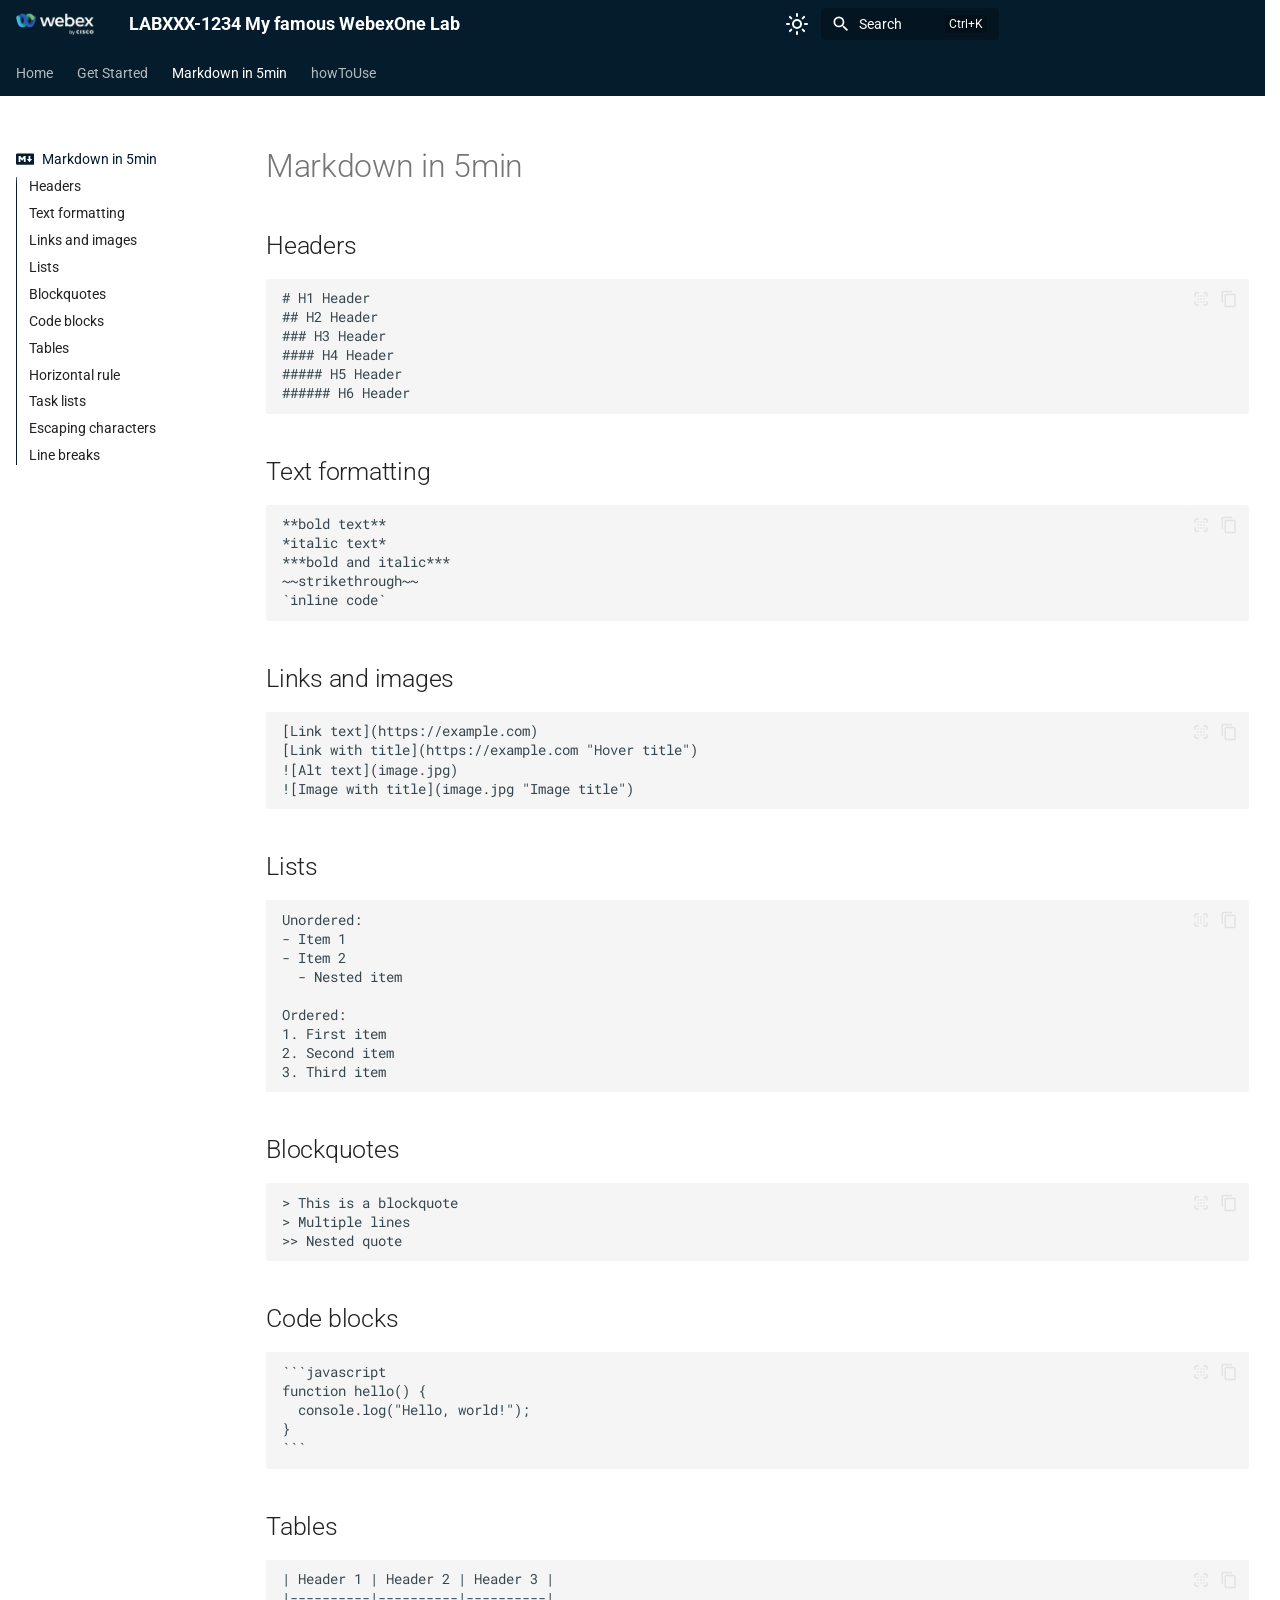
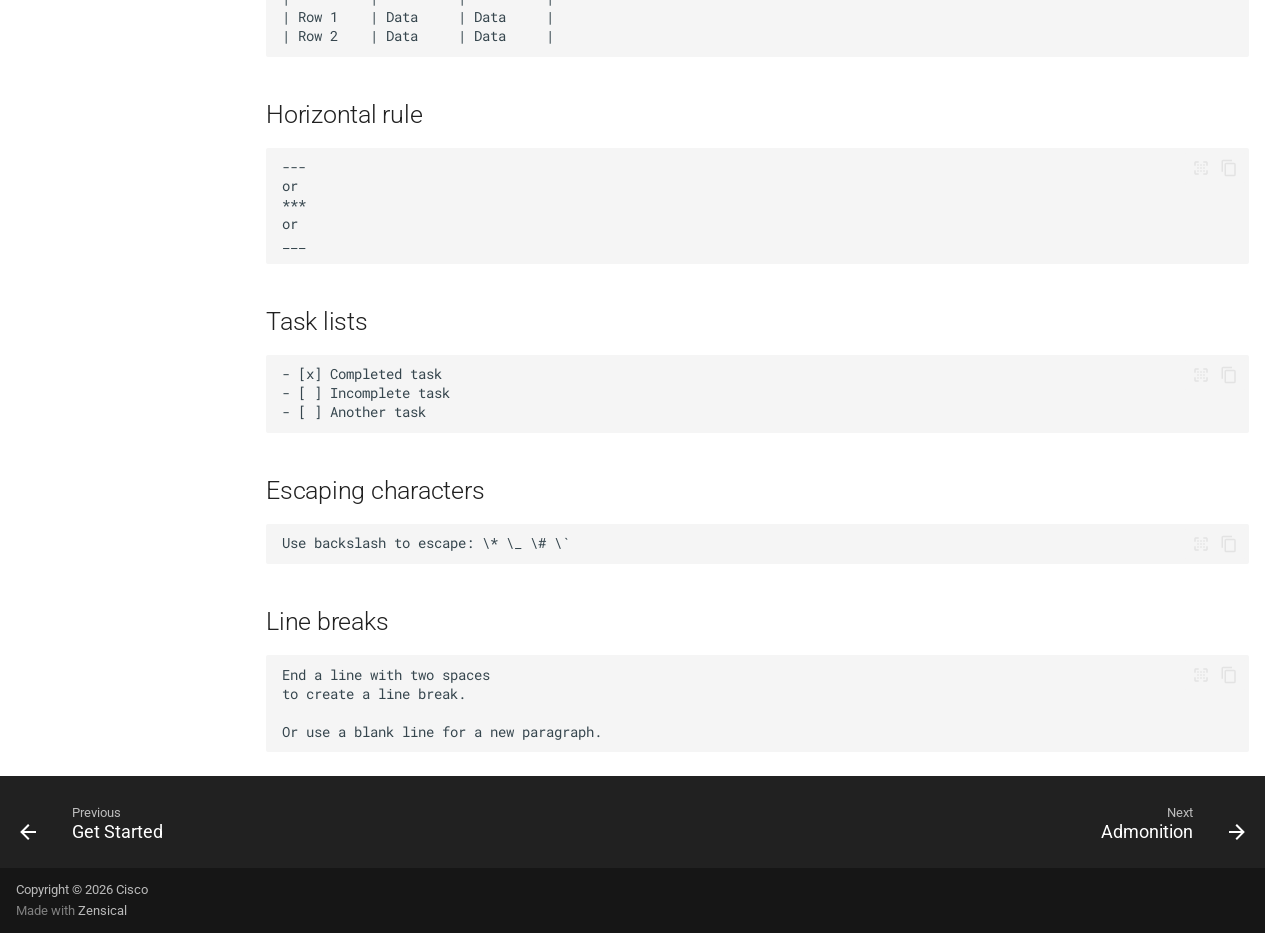
<file: site/markdown/index.html>
<!doctype html>
<html lang="en" class="no-js">
  <head>
    
      <meta charset="utf-8">
      <meta name="viewport" content="width=device-width,initial-scale=1">
      
        <meta name="description" content="LABXXX-1234 My famous WebexOne Lab">
      
      
        <meta name="author" content="your name here">
      
      
      
        <link rel="prev" href="../intro/">
      
      
        <link rel="next" href="../howToUse/admonition/">
      
      
        
      
      
      <link rel="icon" href="../template_assets/webex75.png">
      <meta name="generator" content="zensical-0.0.27">
    
    
      
        <title>Markdown in 5min - LABXXX-1234 My famous WebexOne Lab</title>
      
    
    
      
        
      
      <link rel="stylesheet" href="../assets/stylesheets/classic/main.d9d44b50.min.css">
      
        
          
        
        <link rel="stylesheet" href="../assets/stylesheets/classic/palette.7dc9a0ad.min.css">
      
      


    
    
      
    
    
      
        
        
        <link rel="preconnect" href="https://fonts.gstatic.com" crossorigin>
        <link rel="stylesheet" href="https://fonts.googleapis.com/css?family=Roboto:300,300i,400,400i,500,500i,700,700i%7CRoboto+Mono:400,400i,700,700i&display=fallback">
        <style>:root{--md-text-font:"Roboto";--md-code-font:"Roboto Mono"}</style>
      
    
    
      <link rel="stylesheet" href="../stylesheets/extra.css">
    
    <script>__md_scope=new URL("..",location),__md_hash=e=>[...e].reduce(((e,t)=>(e<<5)-e+t.charCodeAt(0)),0),__md_get=(e,t=localStorage,a=__md_scope)=>JSON.parse(t.getItem(a.pathname+"."+e)),__md_set=(e,t,a=localStorage,_=__md_scope)=>{try{a.setItem(_.pathname+"."+e,JSON.stringify(t))}catch(e){}},document.documentElement.setAttribute("data-platform",navigator.platform)</script>
    
      

    
    
  </head>
  
  
    
    
      
    
    
    
    
    <body dir="ltr" data-md-color-scheme="default" data-md-color-primary="indigo" data-md-color-accent="indigo">
  
    
    <input class="md-toggle" data-md-toggle="drawer" type="checkbox" id="__drawer" autocomplete="off">
    <input class="md-toggle" data-md-toggle="search" type="checkbox" id="__search" autocomplete="off">
    <label class="md-overlay" for="__drawer" aria-label="Navigation"></label>
    <div data-md-component="skip">
      
        
        <a href="#markdown-in-5min" class="md-skip">
          Skip to content
        </a>
      
    </div>
    <div data-md-component="announce">
      
    </div>
    
    
      

<header class="md-header" data-md-component="header">
  <nav class="md-header__inner md-grid" aria-label="Header">
    <a href="./.." title="LABXXX-1234 My famous WebexOne Lab" class="md-header__button md-logo" aria-label="LABXXX-1234 My famous WebexOne Lab" data-md-component="logo">
      
  <img src="../template_assets/webexLogo91.png" alt="LABXXX-1234 My famous WebexOne Lab">

    </a>
    <label class="md-header__button md-icon" for="__drawer" aria-label="Navigation">
      
      <svg xmlns="http://www.w3.org/2000/svg" viewBox="0 0 24 24"><path d="M3 6h18v2H3zm0 5h18v2H3zm0 5h18v2H3z"/></svg>
    </label>
    <div class="md-header__title" data-md-component="header-title">
      <div class="md-header__ellipsis">
        <div class="md-header__topic">
          <span class="md-ellipsis">
            LABXXX-1234 My famous WebexOne Lab
          </span>
        </div>
        <div class="md-header__topic" data-md-component="header-topic">
          <span class="md-ellipsis">
            
              Markdown in 5min
            
          </span>
        </div>
      </div>
    </div>
    
      
        <form class="md-header__option" data-md-component="palette">
  
    
    
    
    <input class="md-option" data-md-color-media="none" data-md-color-scheme="default" data-md-color-primary="indigo" data-md-color-accent="indigo"  aria-label="Switch to dark mode"  type="radio" name="__palette" id="__palette_0">
    
      <label class="md-header__button md-icon" title="Switch to dark mode" for="__palette_1" hidden>
        <svg xmlns="http://www.w3.org/2000/svg" fill="none" stroke="currentColor" stroke-linecap="round" stroke-linejoin="round" stroke-width="2" class="lucide lucide-sun" viewBox="0 0 24 24"><circle cx="12" cy="12" r="4"/><path d="M12 2v2M12 20v2M4.93 4.93l1.41 1.41M17.66 17.66l1.41 1.41M2 12h2M20 12h2M6.34 17.66l-1.41 1.41M19.07 4.93l-1.41 1.41"/></svg>
      </label>
    
  
    
    
    
    <input class="md-option" data-md-color-media="none" data-md-color-scheme="slate" data-md-color-primary="indigo" data-md-color-accent="indigo"  aria-label="Switch to light mode"  type="radio" name="__palette" id="__palette_1">
    
      <label class="md-header__button md-icon" title="Switch to light mode" for="__palette_0" hidden>
        <svg xmlns="http://www.w3.org/2000/svg" fill="none" stroke="currentColor" stroke-linecap="round" stroke-linejoin="round" stroke-width="2" class="lucide lucide-moon" viewBox="0 0 24 24"><path d="M20.985 12.486a9 9 0 1 1-9.473-9.472c.405-.022.617.46.402.803a6 6 0 0 0 8.268 8.268c.344-.215.825-.004.803.401"/></svg>
      </label>
    
  
</form>
      
    
    
      <script>var palette=__md_get("__palette");if(palette&&palette.color){if("(prefers-color-scheme)"===palette.color.media){var media=matchMedia("(prefers-color-scheme: light)"),input=document.querySelector(media.matches?"[data-md-color-media='(prefers-color-scheme: light)']":"[data-md-color-media='(prefers-color-scheme: dark)']");palette.color.media=input.getAttribute("data-md-color-media"),palette.color.scheme=input.getAttribute("data-md-color-scheme"),palette.color.primary=input.getAttribute("data-md-color-primary"),palette.color.accent=input.getAttribute("data-md-color-accent")}for(var[key,value]of Object.entries(palette.color))document.body.setAttribute("data-md-color-"+key,value)}</script>
    
    
    
      
      
        <label class="md-header__button md-icon" for="__search" aria-label="Search">
          
          <svg xmlns="http://www.w3.org/2000/svg" viewBox="0 0 24 24"><path d="M9.5 3A6.5 6.5 0 0 1 16 9.5c0 1.61-.59 3.09-1.56 4.23l.27.27h.79l5 5-1.5 1.5-5-5v-.79l-.27-.27A6.52 6.52 0 0 1 9.5 16 6.5 6.5 0 0 1 3 9.5 6.5 6.5 0 0 1 9.5 3m0 2C7 5 5 7 5 9.5S7 14 9.5 14 14 12 14 9.5 12 5 9.5 5"/></svg>
        </label>
        <div class="md-search" data-md-component="search" role="dialog" aria-label="Search">
  <button type="button" class="md-search__button">
    Search
  </button>
</div>
      
    
    <div class="md-header__source">
      
    </div>
  </nav>
  
</header>
    
    <div class="md-container" data-md-component="container">
      
      
        
          
            
<nav class="md-tabs" aria-label="Tabs" data-md-component="tabs">
  <div class="md-grid">
    <ul class="md-tabs__list">
      
        
  
  
  
  
    <li class="md-tabs__item">
      <a href="./.." class="md-tabs__link">
        
  
  Home

      </a>
    </li>
  

      
        
  
  
  
  
    <li class="md-tabs__item">
      <a href="../intro/" class="md-tabs__link">
        
  
  Get Started

      </a>
    </li>
  

      
        
  
  
  
    
  
  
    <li class="md-tabs__item md-tabs__item--active">
      <a href="././" class="md-tabs__link">
        
  
  Markdown in 5min

      </a>
    </li>
  

      
        
  
  
  
  
    
    
      <li class="md-tabs__item">
        <a href="../howToUse/admonition/" class="md-tabs__link">
          
  
  howToUse

        </a>
      </li>
    
  

      
    </ul>
  </div>
</nav>
          
        
      
      <main class="md-main" data-md-component="main">
        <div class="md-main__inner md-grid">
          
            
              
              <div class="md-sidebar md-sidebar--primary" data-md-component="sidebar" data-md-type="navigation" >
                <div class="md-sidebar__scrollwrap">
                  <div class="md-sidebar__inner">
                    


  


  

<nav class="md-nav md-nav--primary md-nav--lifted md-nav--integrated" aria-label="Navigation" data-md-level="0">
  <label class="md-nav__title" for="__drawer">
    <a href="./.." title="LABXXX-1234 My famous WebexOne Lab" class="md-nav__button md-logo" aria-label="LABXXX-1234 My famous WebexOne Lab" data-md-component="logo">
      
  <img src="../template_assets/webexLogo91.png" alt="LABXXX-1234 My famous WebexOne Lab">

    </a>
    LABXXX-1234 My famous WebexOne Lab
  </label>
  
  <ul class="md-nav__list" data-md-scrollfix>
    
      
      
  
  
  
  
    <li class="md-nav__item">
      <a href="./.." class="md-nav__link">
        
  
  
  <span class="md-ellipsis">
    
  
    Home
  

    
  </span>
  
  

      </a>
    </li>
  

    
      
      
  
  
  
  
    <li class="md-nav__item">
      <a href="../intro/" class="md-nav__link">
        
  
  
    <svg xmlns="http://www.w3.org/2000/svg" fill="none" stroke="currentColor" stroke-linecap="round" stroke-linejoin="round" stroke-width="2" class="lucide lucide-rocket" viewBox="0 0 24 24"><path d="M4.5 16.5c-1.5 1.26-2 5-2 5s3.74-.5 5-2c.71-.84.7-2.13-.09-2.91a2.18 2.18 0 0 0-2.91-.09M12 15l-3-3a22 22 0 0 1 2-3.95A12.88 12.88 0 0 1 22 2c0 2.72-.78 7.5-6 11a22.4 22.4 0 0 1-4 2"/><path d="M9 12H4s.55-3.03 2-4c1.62-1.08 5 0 5 0M12 15v5s3.03-.55 4-2c1.08-1.62 0-5 0-5"/></svg>
  
  <span class="md-ellipsis">
    
  
    Get Started
  

    
  </span>
  
  

      </a>
    </li>
  

    
      
      
  
  
    
  
  
  
    <li class="md-nav__item md-nav__item--active">
      
      <input class="md-nav__toggle md-toggle" type="checkbox" id="__toc">
      
      
        
      
      
        <label class="md-nav__link md-nav__link--active" for="__toc">
          
  
  
    <svg xmlns="http://www.w3.org/2000/svg" viewBox="0 0 24 24"><path d="M22.27 19.385H1.73A1.73 1.73 0 0 1 0 17.655V6.345a1.73 1.73 0 0 1 1.73-1.73h20.54A1.73 1.73 0 0 1 24 6.345v11.308a1.73 1.73 0 0 1-1.73 1.731zM5.769 15.923v-4.5l2.308 2.885 2.307-2.885v4.5h2.308V8.078h-2.308l-2.307 2.885-2.308-2.885H3.46v7.847zM21.232 12h-2.309V8.077h-2.307V12h-2.308l3.461 4.039z"/></svg>
  
  <span class="md-ellipsis">
    
  
    Markdown in 5min
  

    
  </span>
  
  

          <span class="md-nav__icon md-icon"></span>
        </label>
      
      <a href="././" class="md-nav__link md-nav__link--active">
        
  
  
    <svg xmlns="http://www.w3.org/2000/svg" viewBox="0 0 24 24"><path d="M22.27 19.385H1.73A1.73 1.73 0 0 1 0 17.655V6.345a1.73 1.73 0 0 1 1.73-1.73h20.54A1.73 1.73 0 0 1 24 6.345v11.308a1.73 1.73 0 0 1-1.73 1.731zM5.769 15.923v-4.5l2.308 2.885 2.307-2.885v4.5h2.308V8.078h-2.308l-2.307 2.885-2.308-2.885H3.46v7.847zM21.232 12h-2.309V8.077h-2.307V12h-2.308l3.461 4.039z"/></svg>
  
  <span class="md-ellipsis">
    
  
    Markdown in 5min
  

    
  </span>
  
  

      </a>
      
        


<nav class="md-nav md-nav--secondary" aria-label="On this page">
  
  
  
    
  
  
    <label class="md-nav__title" for="__toc">
      <span class="md-nav__icon md-icon"></span>
      On this page
    </label>
    <ul class="md-nav__list" data-md-component="toc" data-md-scrollfix>
      
        <li class="md-nav__item">
  <a href="#headers" class="md-nav__link">
    <span class="md-ellipsis">
      
        Headers
      
    </span>
  </a>
  
</li>
      
        <li class="md-nav__item">
  <a href="#text-formatting" class="md-nav__link">
    <span class="md-ellipsis">
      
        Text formatting
      
    </span>
  </a>
  
</li>
      
        <li class="md-nav__item">
  <a href="#links-and-images" class="md-nav__link">
    <span class="md-ellipsis">
      
        Links and images
      
    </span>
  </a>
  
</li>
      
        <li class="md-nav__item">
  <a href="#lists" class="md-nav__link">
    <span class="md-ellipsis">
      
        Lists
      
    </span>
  </a>
  
</li>
      
        <li class="md-nav__item">
  <a href="#blockquotes" class="md-nav__link">
    <span class="md-ellipsis">
      
        Blockquotes
      
    </span>
  </a>
  
</li>
      
        <li class="md-nav__item">
  <a href="#code-blocks" class="md-nav__link">
    <span class="md-ellipsis">
      
        Code blocks
      
    </span>
  </a>
  
</li>
      
        <li class="md-nav__item">
  <a href="#tables" class="md-nav__link">
    <span class="md-ellipsis">
      
        Tables
      
    </span>
  </a>
  
</li>
      
        <li class="md-nav__item">
  <a href="#horizontal-rule" class="md-nav__link">
    <span class="md-ellipsis">
      
        Horizontal rule
      
    </span>
  </a>
  
</li>
      
        <li class="md-nav__item">
  <a href="#task-lists" class="md-nav__link">
    <span class="md-ellipsis">
      
        Task lists
      
    </span>
  </a>
  
</li>
      
        <li class="md-nav__item">
  <a href="#escaping-characters" class="md-nav__link">
    <span class="md-ellipsis">
      
        Escaping characters
      
    </span>
  </a>
  
</li>
      
        <li class="md-nav__item">
  <a href="#line-breaks" class="md-nav__link">
    <span class="md-ellipsis">
      
        Line breaks
      
    </span>
  </a>
  
</li>
      
    </ul>
  
</nav>
      
    </li>
  

    
      
      
  
  
  
  
    
    
      
        
      
        
      
        
      
        
      
        
      
        
      
    
    
    
      
      
    
    
    <li class="md-nav__item md-nav__item--nested">
      
        
        
          
        
        <input class="md-nav__toggle md-toggle md-toggle--indeterminate" type="checkbox" id="__nav_4" >
        
          
          <label class="md-nav__link" for="__nav_4" id="__nav_4_label" tabindex="0">
            
  
  
  <span class="md-ellipsis">
    
  
    howToUse
  

    
  </span>
  
  

            <span class="md-nav__icon md-icon"></span>
          </label>
        
        <nav class="md-nav" data-md-level="1" aria-labelledby="__nav_4_label" aria-expanded="false">
          <label class="md-nav__title" for="__nav_4">
            <span class="md-nav__icon md-icon"></span>
            
  
    howToUse
  

          </label>
          <ul class="md-nav__list" data-md-scrollfix>
            
              
                
  
  
  
  
    <li class="md-nav__item">
      <a href="../howToUse/admonition/" class="md-nav__link">
        
  
  
  <span class="md-ellipsis">
    
  
    Admonition
  

    
  </span>
  
  

      </a>
    </li>
  

              
            
              
                
  
  
  
  
    <li class="md-nav__item">
      <a href="../howToUse/customFeatures/" class="md-nav__link">
        
  
  
  <span class="md-ellipsis">
    
  
    customFeatures
  

    
  </span>
  
  

      </a>
    </li>
  

              
            
              
                
  
  
  
  
    <li class="md-nav__item">
      <a href="../howToUse/initialSetup/" class="md-nav__link">
        
  
  
  <span class="md-ellipsis">
    
  
    Initial Setup
  

    
  </span>
  
  

      </a>
    </li>
  

              
            
              
                
  
  
  
  
    <li class="md-nav__item">
      <a href="../howToUse/postInitial/" class="md-nav__link">
        
  
  
  <span class="md-ellipsis">
    
  
    Using the tool after the initial setup
  

    
  </span>
  
  

      </a>
    </li>
  

              
            
              
                
  
  
  
  
    <li class="md-nav__item">
      <a href="../howToUse/references/" class="md-nav__link">
        
  
  
  <span class="md-ellipsis">
    
  
    References
  

    
  </span>
  
  

      </a>
    </li>
  

              
            
              
                
  
  
  
  
    <li class="md-nav__item">
      <a href="../howToUse/syncChanges/" class="md-nav__link">
        
  
  
  <span class="md-ellipsis">
    
  
    Publishing Your Changes
  

    
  </span>
  
  

      </a>
    </li>
  

              
            
          </ul>
        </nav>
      
    </li>
  

    
  </ul>
</nav>
                  </div>
                </div>
              </div>
            
            
          
          
            <div class="md-content" data-md-component="content">
              
                



  


              
              <article class="md-content__inner md-typeset">
                
                  

<h1 id="markdown-in-5min">Markdown in 5min<a class="headerlink" href="#markdown-in-5min" title="Permanent link">&para;</a></h1>
<h2 id="headers">Headers<a class="headerlink" href="#headers" title="Permanent link">&para;</a></h2>
<div class="language-text highlight"><pre><span></span><code><span id="__span-0-1"><a id="__codelineno-0-1" name="__codelineno-0-1" href="#__codelineno-0-1"></a># H1 Header
</span><span id="__span-0-2"><a id="__codelineno-0-2" name="__codelineno-0-2" href="#__codelineno-0-2"></a>## H2 Header
</span><span id="__span-0-3"><a id="__codelineno-0-3" name="__codelineno-0-3" href="#__codelineno-0-3"></a>### H3 Header
</span><span id="__span-0-4"><a id="__codelineno-0-4" name="__codelineno-0-4" href="#__codelineno-0-4"></a>#### H4 Header
</span><span id="__span-0-5"><a id="__codelineno-0-5" name="__codelineno-0-5" href="#__codelineno-0-5"></a>##### H5 Header
</span><span id="__span-0-6"><a id="__codelineno-0-6" name="__codelineno-0-6" href="#__codelineno-0-6"></a>###### H6 Header
</span></code></pre></div>
<h2 id="text-formatting">Text formatting<a class="headerlink" href="#text-formatting" title="Permanent link">&para;</a></h2>
<div class="language-text highlight"><pre><span></span><code><span id="__span-1-1"><a id="__codelineno-1-1" name="__codelineno-1-1" href="#__codelineno-1-1"></a>**bold text**
</span><span id="__span-1-2"><a id="__codelineno-1-2" name="__codelineno-1-2" href="#__codelineno-1-2"></a>*italic text*
</span><span id="__span-1-3"><a id="__codelineno-1-3" name="__codelineno-1-3" href="#__codelineno-1-3"></a>***bold and italic***
</span><span id="__span-1-4"><a id="__codelineno-1-4" name="__codelineno-1-4" href="#__codelineno-1-4"></a>~~strikethrough~~
</span><span id="__span-1-5"><a id="__codelineno-1-5" name="__codelineno-1-5" href="#__codelineno-1-5"></a>`inline code`
</span></code></pre></div>
<h2 id="links-and-images">Links and images<a class="headerlink" href="#links-and-images" title="Permanent link">&para;</a></h2>
<div class="language-text highlight"><pre><span></span><code><span id="__span-2-1"><a id="__codelineno-2-1" name="__codelineno-2-1" href="#__codelineno-2-1"></a>[Link text](https://example.com)
</span><span id="__span-2-2"><a id="__codelineno-2-2" name="__codelineno-2-2" href="#__codelineno-2-2"></a>[Link with title](https://example.com &quot;Hover title&quot;)
</span><span id="__span-2-3"><a id="__codelineno-2-3" name="__codelineno-2-3" href="#__codelineno-2-3"></a>![Alt text](image.jpg)
</span><span id="__span-2-4"><a id="__codelineno-2-4" name="__codelineno-2-4" href="#__codelineno-2-4"></a>![Image with title](image.jpg &quot;Image title&quot;)
</span></code></pre></div>
<h2 id="lists">Lists<a class="headerlink" href="#lists" title="Permanent link">&para;</a></h2>
<div class="language-text highlight"><pre><span></span><code><span id="__span-3-1"><a id="__codelineno-3-1" name="__codelineno-3-1" href="#__codelineno-3-1"></a>Unordered:
</span><span id="__span-3-2"><a id="__codelineno-3-2" name="__codelineno-3-2" href="#__codelineno-3-2"></a>- Item 1
</span><span id="__span-3-3"><a id="__codelineno-3-3" name="__codelineno-3-3" href="#__codelineno-3-3"></a>- Item 2
</span><span id="__span-3-4"><a id="__codelineno-3-4" name="__codelineno-3-4" href="#__codelineno-3-4"></a>  - Nested item
</span><span id="__span-3-5"><a id="__codelineno-3-5" name="__codelineno-3-5" href="#__codelineno-3-5"></a>
</span><span id="__span-3-6"><a id="__codelineno-3-6" name="__codelineno-3-6" href="#__codelineno-3-6"></a>Ordered:
</span><span id="__span-3-7"><a id="__codelineno-3-7" name="__codelineno-3-7" href="#__codelineno-3-7"></a>1. First item
</span><span id="__span-3-8"><a id="__codelineno-3-8" name="__codelineno-3-8" href="#__codelineno-3-8"></a>2. Second item
</span><span id="__span-3-9"><a id="__codelineno-3-9" name="__codelineno-3-9" href="#__codelineno-3-9"></a>3. Third item
</span></code></pre></div>
<h2 id="blockquotes">Blockquotes<a class="headerlink" href="#blockquotes" title="Permanent link">&para;</a></h2>
<div class="language-text highlight"><pre><span></span><code><span id="__span-4-1"><a id="__codelineno-4-1" name="__codelineno-4-1" href="#__codelineno-4-1"></a>&gt; This is a blockquote
</span><span id="__span-4-2"><a id="__codelineno-4-2" name="__codelineno-4-2" href="#__codelineno-4-2"></a>&gt; Multiple lines
</span><span id="__span-4-3"><a id="__codelineno-4-3" name="__codelineno-4-3" href="#__codelineno-4-3"></a>&gt;&gt; Nested quote
</span></code></pre></div>
<h2 id="code-blocks">Code blocks<a class="headerlink" href="#code-blocks" title="Permanent link">&para;</a></h2>
<div class="language-text highlight"><pre><span></span><code><span id="__span-5-1"><a id="__codelineno-5-1" name="__codelineno-5-1" href="#__codelineno-5-1"></a>```javascript
</span><span id="__span-5-2"><a id="__codelineno-5-2" name="__codelineno-5-2" href="#__codelineno-5-2"></a>function hello() {
</span><span id="__span-5-3"><a id="__codelineno-5-3" name="__codelineno-5-3" href="#__codelineno-5-3"></a>  console.log(&quot;Hello, world!&quot;);
</span><span id="__span-5-4"><a id="__codelineno-5-4" name="__codelineno-5-4" href="#__codelineno-5-4"></a>}
</span><span id="__span-5-5"><a id="__codelineno-5-5" name="__codelineno-5-5" href="#__codelineno-5-5"></a>```
</span></code></pre></div>
<h2 id="tables">Tables<a class="headerlink" href="#tables" title="Permanent link">&para;</a></h2>
<div class="language-text highlight"><pre><span></span><code><span id="__span-6-1"><a id="__codelineno-6-1" name="__codelineno-6-1" href="#__codelineno-6-1"></a>| Header 1 | Header 2 | Header 3 |
</span><span id="__span-6-2"><a id="__codelineno-6-2" name="__codelineno-6-2" href="#__codelineno-6-2"></a>|----------|----------|----------|
</span><span id="__span-6-3"><a id="__codelineno-6-3" name="__codelineno-6-3" href="#__codelineno-6-3"></a>| Row 1    | Data     | Data     |
</span><span id="__span-6-4"><a id="__codelineno-6-4" name="__codelineno-6-4" href="#__codelineno-6-4"></a>| Row 2    | Data     | Data     |
</span></code></pre></div>
<h2 id="horizontal-rule">Horizontal rule<a class="headerlink" href="#horizontal-rule" title="Permanent link">&para;</a></h2>
<div class="language-text highlight"><pre><span></span><code><span id="__span-7-1"><a id="__codelineno-7-1" name="__codelineno-7-1" href="#__codelineno-7-1"></a>---
</span><span id="__span-7-2"><a id="__codelineno-7-2" name="__codelineno-7-2" href="#__codelineno-7-2"></a>or
</span><span id="__span-7-3"><a id="__codelineno-7-3" name="__codelineno-7-3" href="#__codelineno-7-3"></a>***
</span><span id="__span-7-4"><a id="__codelineno-7-4" name="__codelineno-7-4" href="#__codelineno-7-4"></a>or
</span><span id="__span-7-5"><a id="__codelineno-7-5" name="__codelineno-7-5" href="#__codelineno-7-5"></a>___
</span></code></pre></div>
<h2 id="task-lists">Task lists<a class="headerlink" href="#task-lists" title="Permanent link">&para;</a></h2>
<div class="language-text highlight"><pre><span></span><code><span id="__span-8-1"><a id="__codelineno-8-1" name="__codelineno-8-1" href="#__codelineno-8-1"></a>- [x] Completed task
</span><span id="__span-8-2"><a id="__codelineno-8-2" name="__codelineno-8-2" href="#__codelineno-8-2"></a>- [ ] Incomplete task
</span><span id="__span-8-3"><a id="__codelineno-8-3" name="__codelineno-8-3" href="#__codelineno-8-3"></a>- [ ] Another task
</span></code></pre></div>
<h2 id="escaping-characters">Escaping characters<a class="headerlink" href="#escaping-characters" title="Permanent link">&para;</a></h2>
<div class="language-text highlight"><pre><span></span><code><span id="__span-9-1"><a id="__codelineno-9-1" name="__codelineno-9-1" href="#__codelineno-9-1"></a>Use backslash to escape: \* \_ \# \`
</span></code></pre></div>
<h2 id="line-breaks">Line breaks<a class="headerlink" href="#line-breaks" title="Permanent link">&para;</a></h2>
<div class="language-text highlight"><pre><span></span><code><span id="__span-10-1"><a id="__codelineno-10-1" name="__codelineno-10-1" href="#__codelineno-10-1"></a>End a line with two spaces  
</span><span id="__span-10-2"><a id="__codelineno-10-2" name="__codelineno-10-2" href="#__codelineno-10-2"></a>to create a line break.
</span><span id="__span-10-3"><a id="__codelineno-10-3" name="__codelineno-10-3" href="#__codelineno-10-3"></a>
</span><span id="__span-10-4"><a id="__codelineno-10-4" name="__codelineno-10-4" href="#__codelineno-10-4"></a>Or use a blank line for a new paragraph.
</span></code></pre></div>









  
  






                
              </article>
            </div>
          
          
  <script>var tabs=__md_get("__tabs");if(Array.isArray(tabs))e:for(var set of document.querySelectorAll(".tabbed-set")){var labels=set.querySelector(".tabbed-labels");for(var tab of tabs)for(var label of labels.getElementsByTagName("label"))if(label.innerText.trim()===tab){var input=document.getElementById(label.htmlFor);input.checked=!0;continue e}}</script>

<script>var target=document.getElementById(location.hash.slice(1));target&&target.name&&(target.checked=target.name.startsWith("__tabbed_"))</script>
        </div>
        
          <button type="button" class="md-top md-icon" data-md-component="top" hidden>
  
  <svg xmlns="http://www.w3.org/2000/svg" viewBox="0 0 24 24"><path d="M13 20h-2V8l-5.5 5.5-1.42-1.42L12 4.16l7.92 7.92-1.42 1.42L13 8z"/></svg>
  Back to top
</button>
        
      </main>
      
        <footer class="md-footer">
  
    
      
      <nav class="md-footer__inner md-grid" aria-label="Footer" >
        
          
          <a href="../intro/" class="md-footer__link md-footer__link--prev" aria-label="Previous: Get Started">
            <div class="md-footer__button md-icon">
              
              <svg xmlns="http://www.w3.org/2000/svg" viewBox="0 0 24 24"><path d="M20 11v2H8l5.5 5.5-1.42 1.42L4.16 12l7.92-7.92L13.5 5.5 8 11z"/></svg>
            </div>
            <div class="md-footer__title">
              <span class="md-footer__direction">
                Previous
              </span>
              <div class="md-ellipsis">
                Get Started
              </div>
            </div>
          </a>
        
        
          
          <a href="../howToUse/admonition/" class="md-footer__link md-footer__link--next" aria-label="Next: Admonition">
            <div class="md-footer__title">
              <span class="md-footer__direction">
                Next
              </span>
              <div class="md-ellipsis">
                Admonition
              </div>
            </div>
            <div class="md-footer__button md-icon">
              
              <svg xmlns="http://www.w3.org/2000/svg" viewBox="0 0 24 24"><path d="M4 11v2h12l-5.5 5.5 1.42 1.42L19.84 12l-7.92-7.92L10.5 5.5 16 11z"/></svg>
            </div>
          </a>
        
      </nav>
    
  
  <div class="md-footer-meta md-typeset">
    <div class="md-footer-meta__inner md-grid">
      <div class="md-copyright">
  
    <div class="md-copyright__highlight">
      Copyright &copy; 2026 Cisco

    </div>
  
  
    Made with
    <a href="https://zensical.org/" target="_blank" rel="noopener">
      Zensical
    </a>
  
</div>
      
    </div>
  </div>
</footer>
      
    </div>
    <div class="md-dialog" data-md-component="dialog">
      <div class="md-dialog__inner md-typeset"></div>
    </div>
    
    
    
      
      
      
      <script id="__config" type="application/json">{"annotate":null,"base":"..","features":["announce.dismiss","content.code.annotate","content.code.copy","content.code.select","content.footnote.tooltips","content.tabs.link","content.tooltips","header.autohide","navigation.expand","navigation.footer","navigation.indexes","navigation.instant","navigation.instant.prefetch","navigation.path","navigation.tabs","navigation.top","search.highlight","toc.integrate"],"search":"../assets/javascripts/workers/search.e2d2d235.min.js","tags":null,"translations":{"clipboard.copied":"Copied to clipboard","clipboard.copy":"Copy to clipboard","search.result.more.one":"1 more on this page","search.result.more.other":"# more on this page","search.result.none":"No matching documents","search.result.one":"1 matching document","search.result.other":"# matching documents","search.result.placeholder":"Type to start searching","search.result.term.missing":"Missing","select.version":"Select version"},"version":null}</script>
    
    
      <script src="../assets/javascripts/bundle.5fd3284f.min.js"></script>
      
        <script src="../template_assets/js/newLoad.js"></script>
      
        <script src="../template_assets/js/setInfo.js"></script>
      
    
  </body>
</html>
</file>
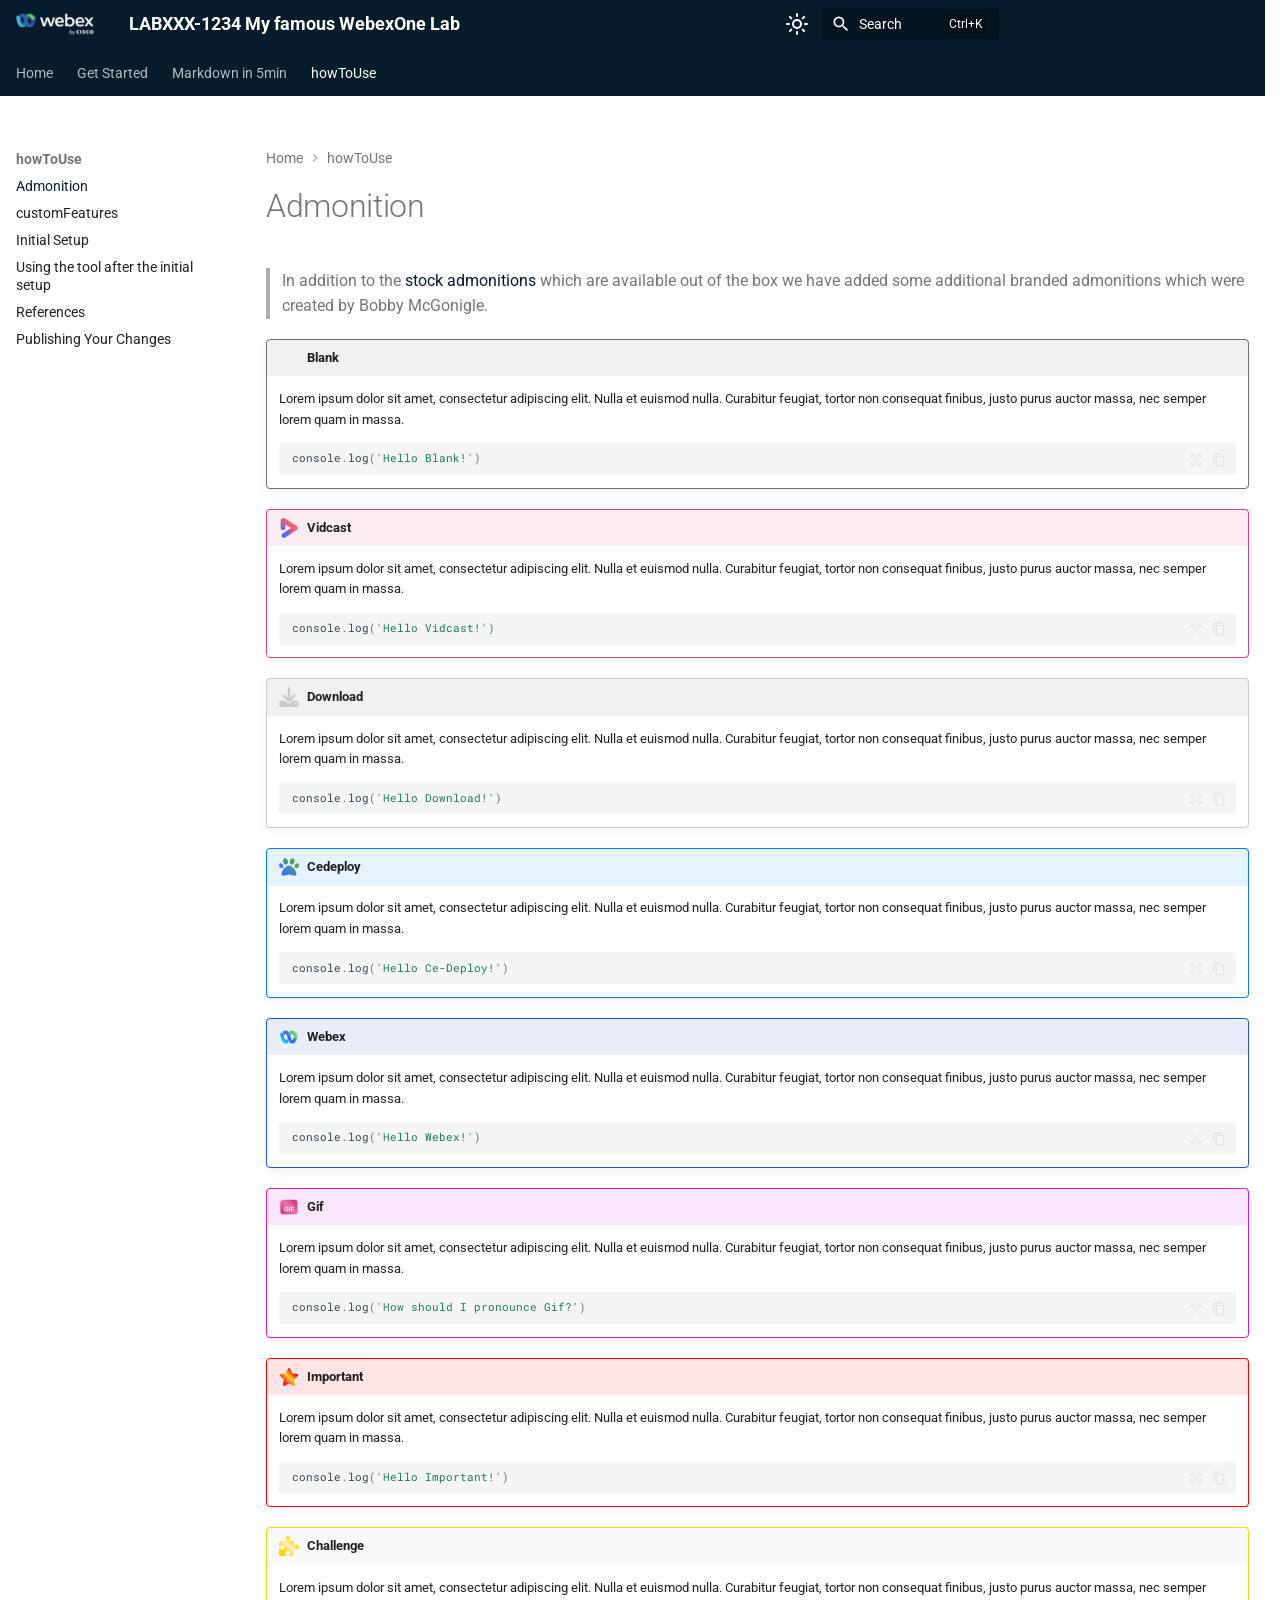
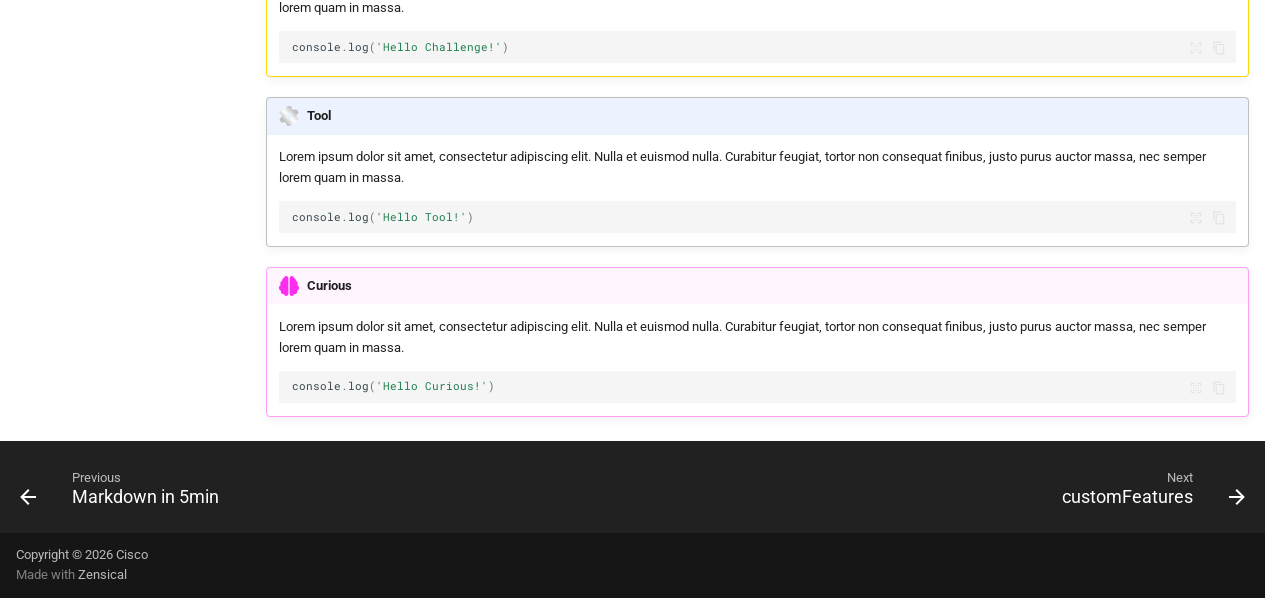
<file: site/howToUse/admonition/index.html>
<!doctype html>
<html lang="en" class="no-js">
  <head>
    
      <meta charset="utf-8">
      <meta name="viewport" content="width=device-width,initial-scale=1">
      
        <meta name="description" content="LABXXX-1234 My famous WebexOne Lab">
      
      
        <meta name="author" content="your name here">
      
      
      
        <link rel="prev" href="../../markdown/">
      
      
        <link rel="next" href="../customFeatures/">
      
      
        
      
      
      <link rel="icon" href="../../template_assets/webex75.png">
      <meta name="generator" content="zensical-0.0.27">
    
    
      
        <title>Admonition - LABXXX-1234 My famous WebexOne Lab</title>
      
    
    
      
        
      
      <link rel="stylesheet" href="../../assets/stylesheets/classic/main.d9d44b50.min.css">
      
        
          
        
        <link rel="stylesheet" href="../../assets/stylesheets/classic/palette.7dc9a0ad.min.css">
      
      


    
    
      
    
    
      
        
        
        <link rel="preconnect" href="https://fonts.gstatic.com" crossorigin>
        <link rel="stylesheet" href="https://fonts.googleapis.com/css?family=Roboto:300,300i,400,400i,500,500i,700,700i%7CRoboto+Mono:400,400i,700,700i&display=fallback">
        <style>:root{--md-text-font:"Roboto";--md-code-font:"Roboto Mono"}</style>
      
    
    
      <link rel="stylesheet" href="../../stylesheets/extra.css">
    
    <script>__md_scope=new URL("../..",location),__md_hash=e=>[...e].reduce(((e,t)=>(e<<5)-e+t.charCodeAt(0)),0),__md_get=(e,t=localStorage,a=__md_scope)=>JSON.parse(t.getItem(a.pathname+"."+e)),__md_set=(e,t,a=localStorage,_=__md_scope)=>{try{a.setItem(_.pathname+"."+e,JSON.stringify(t))}catch(e){}},document.documentElement.setAttribute("data-platform",navigator.platform)</script>
    
      

    
    
  </head>
  
  
    
    
      
    
    
    
    
    <body dir="ltr" data-md-color-scheme="default" data-md-color-primary="indigo" data-md-color-accent="indigo">
  
    
    <input class="md-toggle" data-md-toggle="drawer" type="checkbox" id="__drawer" autocomplete="off">
    <input class="md-toggle" data-md-toggle="search" type="checkbox" id="__search" autocomplete="off">
    <label class="md-overlay" for="__drawer" aria-label="Navigation"></label>
    <div data-md-component="skip">
      
        <a href="#__skip" class="md-skip">
          Skip to content
        </a>
      
    </div>
    <div data-md-component="announce">
      
    </div>
    
    
      

<header class="md-header" data-md-component="header">
  <nav class="md-header__inner md-grid" aria-label="Header">
    <a href="../.." title="LABXXX-1234 My famous WebexOne Lab" class="md-header__button md-logo" aria-label="LABXXX-1234 My famous WebexOne Lab" data-md-component="logo">
      
  <img src="../../template_assets/webexLogo91.png" alt="LABXXX-1234 My famous WebexOne Lab">

    </a>
    <label class="md-header__button md-icon" for="__drawer" aria-label="Navigation">
      
      <svg xmlns="http://www.w3.org/2000/svg" viewBox="0 0 24 24"><path d="M3 6h18v2H3zm0 5h18v2H3zm0 5h18v2H3z"/></svg>
    </label>
    <div class="md-header__title" data-md-component="header-title">
      <div class="md-header__ellipsis">
        <div class="md-header__topic">
          <span class="md-ellipsis">
            LABXXX-1234 My famous WebexOne Lab
          </span>
        </div>
        <div class="md-header__topic" data-md-component="header-topic">
          <span class="md-ellipsis">
            
              Admonition
            
          </span>
        </div>
      </div>
    </div>
    
      
        <form class="md-header__option" data-md-component="palette">
  
    
    
    
    <input class="md-option" data-md-color-media="none" data-md-color-scheme="default" data-md-color-primary="indigo" data-md-color-accent="indigo"  aria-label="Switch to dark mode"  type="radio" name="__palette" id="__palette_0">
    
      <label class="md-header__button md-icon" title="Switch to dark mode" for="__palette_1" hidden>
        <svg xmlns="http://www.w3.org/2000/svg" fill="none" stroke="currentColor" stroke-linecap="round" stroke-linejoin="round" stroke-width="2" class="lucide lucide-sun" viewBox="0 0 24 24"><circle cx="12" cy="12" r="4"/><path d="M12 2v2M12 20v2M4.93 4.93l1.41 1.41M17.66 17.66l1.41 1.41M2 12h2M20 12h2M6.34 17.66l-1.41 1.41M19.07 4.93l-1.41 1.41"/></svg>
      </label>
    
  
    
    
    
    <input class="md-option" data-md-color-media="none" data-md-color-scheme="slate" data-md-color-primary="indigo" data-md-color-accent="indigo"  aria-label="Switch to light mode"  type="radio" name="__palette" id="__palette_1">
    
      <label class="md-header__button md-icon" title="Switch to light mode" for="__palette_0" hidden>
        <svg xmlns="http://www.w3.org/2000/svg" fill="none" stroke="currentColor" stroke-linecap="round" stroke-linejoin="round" stroke-width="2" class="lucide lucide-moon" viewBox="0 0 24 24"><path d="M20.985 12.486a9 9 0 1 1-9.473-9.472c.405-.022.617.46.402.803a6 6 0 0 0 8.268 8.268c.344-.215.825-.004.803.401"/></svg>
      </label>
    
  
</form>
      
    
    
      <script>var palette=__md_get("__palette");if(palette&&palette.color){if("(prefers-color-scheme)"===palette.color.media){var media=matchMedia("(prefers-color-scheme: light)"),input=document.querySelector(media.matches?"[data-md-color-media='(prefers-color-scheme: light)']":"[data-md-color-media='(prefers-color-scheme: dark)']");palette.color.media=input.getAttribute("data-md-color-media"),palette.color.scheme=input.getAttribute("data-md-color-scheme"),palette.color.primary=input.getAttribute("data-md-color-primary"),palette.color.accent=input.getAttribute("data-md-color-accent")}for(var[key,value]of Object.entries(palette.color))document.body.setAttribute("data-md-color-"+key,value)}</script>
    
    
    
      
      
        <label class="md-header__button md-icon" for="__search" aria-label="Search">
          
          <svg xmlns="http://www.w3.org/2000/svg" viewBox="0 0 24 24"><path d="M9.5 3A6.5 6.5 0 0 1 16 9.5c0 1.61-.59 3.09-1.56 4.23l.27.27h.79l5 5-1.5 1.5-5-5v-.79l-.27-.27A6.52 6.52 0 0 1 9.5 16 6.5 6.5 0 0 1 3 9.5 6.5 6.5 0 0 1 9.5 3m0 2C7 5 5 7 5 9.5S7 14 9.5 14 14 12 14 9.5 12 5 9.5 5"/></svg>
        </label>
        <div class="md-search" data-md-component="search" role="dialog" aria-label="Search">
  <button type="button" class="md-search__button">
    Search
  </button>
</div>
      
    
    <div class="md-header__source">
      
    </div>
  </nav>
  
</header>
    
    <div class="md-container" data-md-component="container">
      
      
        
          
            
<nav class="md-tabs" aria-label="Tabs" data-md-component="tabs">
  <div class="md-grid">
    <ul class="md-tabs__list">
      
        
  
  
  
  
    <li class="md-tabs__item">
      <a href="../.." class="md-tabs__link">
        
  
  Home

      </a>
    </li>
  

      
        
  
  
  
  
    <li class="md-tabs__item">
      <a href="../../intro/" class="md-tabs__link">
        
  
  Get Started

      </a>
    </li>
  

      
        
  
  
  
  
    <li class="md-tabs__item">
      <a href="../../markdown/" class="md-tabs__link">
        
  
  Markdown in 5min

      </a>
    </li>
  

      
        
  
  
  
    
  
  
    
    
      <li class="md-tabs__item md-tabs__item--active">
        <a href="././" class="md-tabs__link">
          
  
  howToUse

        </a>
      </li>
    
  

      
    </ul>
  </div>
</nav>
          
        
      
      <main class="md-main" data-md-component="main">
        <div class="md-main__inner md-grid">
          
            
              
              <div class="md-sidebar md-sidebar--primary" data-md-component="sidebar" data-md-type="navigation" >
                <div class="md-sidebar__scrollwrap">
                  <div class="md-sidebar__inner">
                    


  


  

<nav class="md-nav md-nav--primary md-nav--lifted md-nav--integrated" aria-label="Navigation" data-md-level="0">
  <label class="md-nav__title" for="__drawer">
    <a href="../.." title="LABXXX-1234 My famous WebexOne Lab" class="md-nav__button md-logo" aria-label="LABXXX-1234 My famous WebexOne Lab" data-md-component="logo">
      
  <img src="../../template_assets/webexLogo91.png" alt="LABXXX-1234 My famous WebexOne Lab">

    </a>
    LABXXX-1234 My famous WebexOne Lab
  </label>
  
  <ul class="md-nav__list" data-md-scrollfix>
    
      
      
  
  
  
  
    <li class="md-nav__item">
      <a href="../.." class="md-nav__link">
        
  
  
  <span class="md-ellipsis">
    
  
    Home
  

    
  </span>
  
  

      </a>
    </li>
  

    
      
      
  
  
  
  
    <li class="md-nav__item">
      <a href="../../intro/" class="md-nav__link">
        
  
  
    <svg xmlns="http://www.w3.org/2000/svg" fill="none" stroke="currentColor" stroke-linecap="round" stroke-linejoin="round" stroke-width="2" class="lucide lucide-rocket" viewBox="0 0 24 24"><path d="M4.5 16.5c-1.5 1.26-2 5-2 5s3.74-.5 5-2c.71-.84.7-2.13-.09-2.91a2.18 2.18 0 0 0-2.91-.09M12 15l-3-3a22 22 0 0 1 2-3.95A12.88 12.88 0 0 1 22 2c0 2.72-.78 7.5-6 11a22.4 22.4 0 0 1-4 2"/><path d="M9 12H4s.55-3.03 2-4c1.62-1.08 5 0 5 0M12 15v5s3.03-.55 4-2c1.08-1.62 0-5 0-5"/></svg>
  
  <span class="md-ellipsis">
    
  
    Get Started
  

    
  </span>
  
  

      </a>
    </li>
  

    
      
      
  
  
  
  
    <li class="md-nav__item">
      <a href="../../markdown/" class="md-nav__link">
        
  
  
    <svg xmlns="http://www.w3.org/2000/svg" viewBox="0 0 24 24"><path d="M22.27 19.385H1.73A1.73 1.73 0 0 1 0 17.655V6.345a1.73 1.73 0 0 1 1.73-1.73h20.54A1.73 1.73 0 0 1 24 6.345v11.308a1.73 1.73 0 0 1-1.73 1.731zM5.769 15.923v-4.5l2.308 2.885 2.307-2.885v4.5h2.308V8.078h-2.308l-2.307 2.885-2.308-2.885H3.46v7.847zM21.232 12h-2.309V8.077h-2.307V12h-2.308l3.461 4.039z"/></svg>
  
  <span class="md-ellipsis">
    
  
    Markdown in 5min
  

    
  </span>
  
  

      </a>
    </li>
  

    
      
      
  
  
    
  
  
  
    
    
      
        
      
        
      
        
      
        
      
        
      
        
      
    
    
    
      
        
        
      
      
    
    
    <li class="md-nav__item md-nav__item--active md-nav__item--section md-nav__item--nested">
      
        
        
        <input class="md-nav__toggle md-toggle " type="checkbox" id="__nav_4" checked>
        
          
          <label class="md-nav__link" for="__nav_4" id="__nav_4_label" tabindex="">
            
  
  
  <span class="md-ellipsis">
    
  
    howToUse
  

    
  </span>
  
  

            <span class="md-nav__icon md-icon"></span>
          </label>
        
        <nav class="md-nav" data-md-level="1" aria-labelledby="__nav_4_label" aria-expanded="true">
          <label class="md-nav__title" for="__nav_4">
            <span class="md-nav__icon md-icon"></span>
            
  
    howToUse
  

          </label>
          <ul class="md-nav__list" data-md-scrollfix>
            
              
                
  
  
    
  
  
  
    <li class="md-nav__item md-nav__item--active">
      
      <input class="md-nav__toggle md-toggle" type="checkbox" id="__toc">
      
      
      
      <a href="././" class="md-nav__link md-nav__link--active">
        
  
  
  <span class="md-ellipsis">
    
  
    Admonition
  

    
  </span>
  
  

      </a>
      
    </li>
  

              
            
              
                
  
  
  
  
    <li class="md-nav__item">
      <a href="../customFeatures/" class="md-nav__link">
        
  
  
  <span class="md-ellipsis">
    
  
    customFeatures
  

    
  </span>
  
  

      </a>
    </li>
  

              
            
              
                
  
  
  
  
    <li class="md-nav__item">
      <a href="../initialSetup/" class="md-nav__link">
        
  
  
  <span class="md-ellipsis">
    
  
    Initial Setup
  

    
  </span>
  
  

      </a>
    </li>
  

              
            
              
                
  
  
  
  
    <li class="md-nav__item">
      <a href="../postInitial/" class="md-nav__link">
        
  
  
  <span class="md-ellipsis">
    
  
    Using the tool after the initial setup
  

    
  </span>
  
  

      </a>
    </li>
  

              
            
              
                
  
  
  
  
    <li class="md-nav__item">
      <a href="../references/" class="md-nav__link">
        
  
  
  <span class="md-ellipsis">
    
  
    References
  

    
  </span>
  
  

      </a>
    </li>
  

              
            
              
                
  
  
  
  
    <li class="md-nav__item">
      <a href="../syncChanges/" class="md-nav__link">
        
  
  
  <span class="md-ellipsis">
    
  
    Publishing Your Changes
  

    
  </span>
  
  

      </a>
    </li>
  

              
            
          </ul>
        </nav>
      
    </li>
  

    
  </ul>
</nav>
                  </div>
                </div>
              </div>
            
            
          
          
            <div class="md-content" data-md-component="content">
              
                



  


  <nav class="md-path" aria-label="Navigation" >
    <ol class="md-path__list">
      
        
  
  
    <li class="md-path__item">
      <a href="../.." class="md-path__link">
        
  <span class="md-ellipsis">
    Home
  </span>

      </a>
    </li>
  

      
      
        
  
  
    
    
      <li class="md-path__item">
        <a href="././" class="md-path__link">
          
  <span class="md-ellipsis">
    howToUse
  </span>

        </a>
      </li>
    
  

      
    </ol>
  </nav>

              
              <article class="md-content__inner md-typeset">
                
                  

  <h1 id="__skip">Admonition</h1>

<blockquote>
<p>In addition to the <a href="https://squidfunk.github.io/mkdocs-material/reference/admonitions/#supported-types"> stock admonitions</a> which are available out of the box we have added some additional branded admonitions which were created by Bobby McGonigle. </p>
</blockquote>
<div class="admonition blank">
<p class="admonition-title">Blank</p>
<p>Lorem ipsum dolor sit amet, consectetur adipiscing elit. Nulla et euismod nulla. Curabitur feugiat, tortor non consequat finibus, justo purus auctor massa, nec semper lorem quam in massa.</p>
<div class="language-javascript highlight"><pre><span></span><code><span id="__span-0-1"><a id="__codelineno-0-1" name="__codelineno-0-1" href="#__codelineno-0-1"></a><span class="nx">console</span><span class="p">.</span><span class="nx">log</span><span class="p">(</span><span class="s1">&#39;Hello Blank!&#39;</span><span class="p">)</span>
</span></code></pre></div>
</div>
<div class="admonition vidcast">
<p class="admonition-title">Vidcast</p>
<p>Lorem ipsum dolor sit amet, consectetur adipiscing elit. Nulla et euismod nulla. Curabitur feugiat, tortor non consequat finibus, justo purus auctor massa, nec semper lorem quam in massa.</p>
<div class="language-javascript highlight"><pre><span></span><code><span id="__span-1-1"><a id="__codelineno-1-1" name="__codelineno-1-1" href="#__codelineno-1-1"></a><span class="nx">console</span><span class="p">.</span><span class="nx">log</span><span class="p">(</span><span class="s1">&#39;Hello Vidcast!&#39;</span><span class="p">)</span>
</span></code></pre></div>
</div>
<div class="admonition download">
<p class="admonition-title">Download</p>
<p>Lorem ipsum dolor sit amet, consectetur adipiscing elit. Nulla et euismod nulla. Curabitur feugiat, tortor non consequat finibus, justo purus auctor massa, nec semper lorem quam in massa.</p>
<div class="language-javascript highlight"><pre><span></span><code><span id="__span-2-1"><a id="__codelineno-2-1" name="__codelineno-2-1" href="#__codelineno-2-1"></a><span class="nx">console</span><span class="p">.</span><span class="nx">log</span><span class="p">(</span><span class="s1">&#39;Hello Download!&#39;</span><span class="p">)</span>
</span></code></pre></div>
</div>
<div class="admonition cedeploy">
<p class="admonition-title">Cedeploy</p>
<p>Lorem ipsum dolor sit amet, consectetur adipiscing elit. Nulla et euismod nulla. Curabitur feugiat, tortor non consequat finibus, justo purus auctor massa, nec semper lorem quam in massa.</p>
<div class="language-javascript highlight"><pre><span></span><code><span id="__span-3-1"><a id="__codelineno-3-1" name="__codelineno-3-1" href="#__codelineno-3-1"></a><span class="nx">console</span><span class="p">.</span><span class="nx">log</span><span class="p">(</span><span class="s1">&#39;Hello Ce-Deploy!&#39;</span><span class="p">)</span>
</span></code></pre></div>
</div>
<div class="admonition webex">
<p class="admonition-title">Webex</p>
<p>Lorem ipsum dolor sit amet, consectetur adipiscing elit. Nulla et euismod nulla. Curabitur feugiat, tortor non consequat finibus, justo purus auctor massa, nec semper lorem quam in massa.</p>
<div class="language-javascript highlight"><pre><span></span><code><span id="__span-4-1"><a id="__codelineno-4-1" name="__codelineno-4-1" href="#__codelineno-4-1"></a><span class="nx">console</span><span class="p">.</span><span class="nx">log</span><span class="p">(</span><span class="s1">&#39;Hello Webex!&#39;</span><span class="p">)</span>
</span></code></pre></div>
</div>
<div class="admonition gif">
<p class="admonition-title">Gif</p>
<p>Lorem ipsum dolor sit amet, consectetur adipiscing elit. Nulla et euismod nulla. Curabitur feugiat, tortor non consequat finibus, justo purus auctor massa, nec semper lorem quam in massa.</p>
<div class="language-javascript highlight"><pre><span></span><code><span id="__span-5-1"><a id="__codelineno-5-1" name="__codelineno-5-1" href="#__codelineno-5-1"></a><span class="nx">console</span><span class="p">.</span><span class="nx">log</span><span class="p">(</span><span class="s1">&#39;How should I pronounce Gif?&#39;</span><span class="p">)</span>
</span></code></pre></div>
</div>
<div class="admonition important">
<p class="admonition-title">Important</p>
<p>Lorem ipsum dolor sit amet, consectetur adipiscing elit. Nulla et euismod nulla. Curabitur feugiat, tortor non consequat finibus, justo purus auctor massa, nec semper lorem quam in massa.</p>
<div class="language-javascript highlight"><pre><span></span><code><span id="__span-6-1"><a id="__codelineno-6-1" name="__codelineno-6-1" href="#__codelineno-6-1"></a><span class="nx">console</span><span class="p">.</span><span class="nx">log</span><span class="p">(</span><span class="s1">&#39;Hello Important!&#39;</span><span class="p">)</span>
</span></code></pre></div>
</div>
<div class="admonition challenge">
<p class="admonition-title">Challenge</p>
<p>Lorem ipsum dolor sit amet, consectetur adipiscing elit. Nulla et euismod nulla. Curabitur feugiat, tortor non consequat finibus, justo purus auctor massa, nec semper lorem quam in massa.</p>
<div class="language-javascript highlight"><pre><span></span><code><span id="__span-7-1"><a id="__codelineno-7-1" name="__codelineno-7-1" href="#__codelineno-7-1"></a><span class="nx">console</span><span class="p">.</span><span class="nx">log</span><span class="p">(</span><span class="s1">&#39;Hello Challenge!&#39;</span><span class="p">)</span>
</span></code></pre></div>
</div>
<div class="admonition tool">
<p class="admonition-title">Tool</p>
<p>Lorem ipsum dolor sit amet, consectetur adipiscing elit. Nulla et euismod nulla. Curabitur feugiat, tortor non consequat finibus, justo purus auctor massa, nec semper lorem quam in massa.</p>
<div class="language-javascript highlight"><pre><span></span><code><span id="__span-8-1"><a id="__codelineno-8-1" name="__codelineno-8-1" href="#__codelineno-8-1"></a><span class="nx">console</span><span class="p">.</span><span class="nx">log</span><span class="p">(</span><span class="s1">&#39;Hello Tool!&#39;</span><span class="p">)</span>
</span></code></pre></div>
</div>
<div class="admonition curious">
<p class="admonition-title">Curious</p>
<p>Lorem ipsum dolor sit amet, consectetur adipiscing elit. Nulla et euismod nulla. Curabitur feugiat, tortor non consequat finibus, justo purus auctor massa, nec semper lorem quam in massa.</p>
<div class="language-javascript highlight"><pre><span></span><code><span id="__span-9-1"><a id="__codelineno-9-1" name="__codelineno-9-1" href="#__codelineno-9-1"></a><span class="nx">console</span><span class="p">.</span><span class="nx">log</span><span class="p">(</span><span class="s1">&#39;Hello Curious!&#39;</span><span class="p">)</span>
</span></code></pre></div>
</div>














                
              </article>
            </div>
          
          
  <script>var tabs=__md_get("__tabs");if(Array.isArray(tabs))e:for(var set of document.querySelectorAll(".tabbed-set")){var labels=set.querySelector(".tabbed-labels");for(var tab of tabs)for(var label of labels.getElementsByTagName("label"))if(label.innerText.trim()===tab){var input=document.getElementById(label.htmlFor);input.checked=!0;continue e}}</script>

<script>var target=document.getElementById(location.hash.slice(1));target&&target.name&&(target.checked=target.name.startsWith("__tabbed_"))</script>
        </div>
        
          <button type="button" class="md-top md-icon" data-md-component="top" hidden>
  
  <svg xmlns="http://www.w3.org/2000/svg" viewBox="0 0 24 24"><path d="M13 20h-2V8l-5.5 5.5-1.42-1.42L12 4.16l7.92 7.92-1.42 1.42L13 8z"/></svg>
  Back to top
</button>
        
      </main>
      
        <footer class="md-footer">
  
    
      
      <nav class="md-footer__inner md-grid" aria-label="Footer" >
        
          
          <a href="../../markdown/" class="md-footer__link md-footer__link--prev" aria-label="Previous: Markdown in 5min">
            <div class="md-footer__button md-icon">
              
              <svg xmlns="http://www.w3.org/2000/svg" viewBox="0 0 24 24"><path d="M20 11v2H8l5.5 5.5-1.42 1.42L4.16 12l7.92-7.92L13.5 5.5 8 11z"/></svg>
            </div>
            <div class="md-footer__title">
              <span class="md-footer__direction">
                Previous
              </span>
              <div class="md-ellipsis">
                Markdown in 5min
              </div>
            </div>
          </a>
        
        
          
          <a href="../customFeatures/" class="md-footer__link md-footer__link--next" aria-label="Next: customFeatures">
            <div class="md-footer__title">
              <span class="md-footer__direction">
                Next
              </span>
              <div class="md-ellipsis">
                customFeatures
              </div>
            </div>
            <div class="md-footer__button md-icon">
              
              <svg xmlns="http://www.w3.org/2000/svg" viewBox="0 0 24 24"><path d="M4 11v2h12l-5.5 5.5 1.42 1.42L19.84 12l-7.92-7.92L10.5 5.5 16 11z"/></svg>
            </div>
          </a>
        
      </nav>
    
  
  <div class="md-footer-meta md-typeset">
    <div class="md-footer-meta__inner md-grid">
      <div class="md-copyright">
  
    <div class="md-copyright__highlight">
      Copyright &copy; 2026 Cisco

    </div>
  
  
    Made with
    <a href="https://zensical.org/" target="_blank" rel="noopener">
      Zensical
    </a>
  
</div>
      
    </div>
  </div>
</footer>
      
    </div>
    <div class="md-dialog" data-md-component="dialog">
      <div class="md-dialog__inner md-typeset"></div>
    </div>
    
    
    
      
      
      
      <script id="__config" type="application/json">{"annotate":null,"base":"../..","features":["announce.dismiss","content.code.annotate","content.code.copy","content.code.select","content.footnote.tooltips","content.tabs.link","content.tooltips","header.autohide","navigation.expand","navigation.footer","navigation.indexes","navigation.instant","navigation.instant.prefetch","navigation.path","navigation.tabs","navigation.top","search.highlight","toc.integrate"],"search":"../../assets/javascripts/workers/search.e2d2d235.min.js","tags":null,"translations":{"clipboard.copied":"Copied to clipboard","clipboard.copy":"Copy to clipboard","search.result.more.one":"1 more on this page","search.result.more.other":"# more on this page","search.result.none":"No matching documents","search.result.one":"1 matching document","search.result.other":"# matching documents","search.result.placeholder":"Type to start searching","search.result.term.missing":"Missing","select.version":"Select version"},"version":null}</script>
    
    
      <script src="../../assets/javascripts/bundle.5fd3284f.min.js"></script>
      
        <script src="../../template_assets/js/newLoad.js"></script>
      
        <script src="../../template_assets/js/setInfo.js"></script>
      
    
  </body>
</html>
</file>
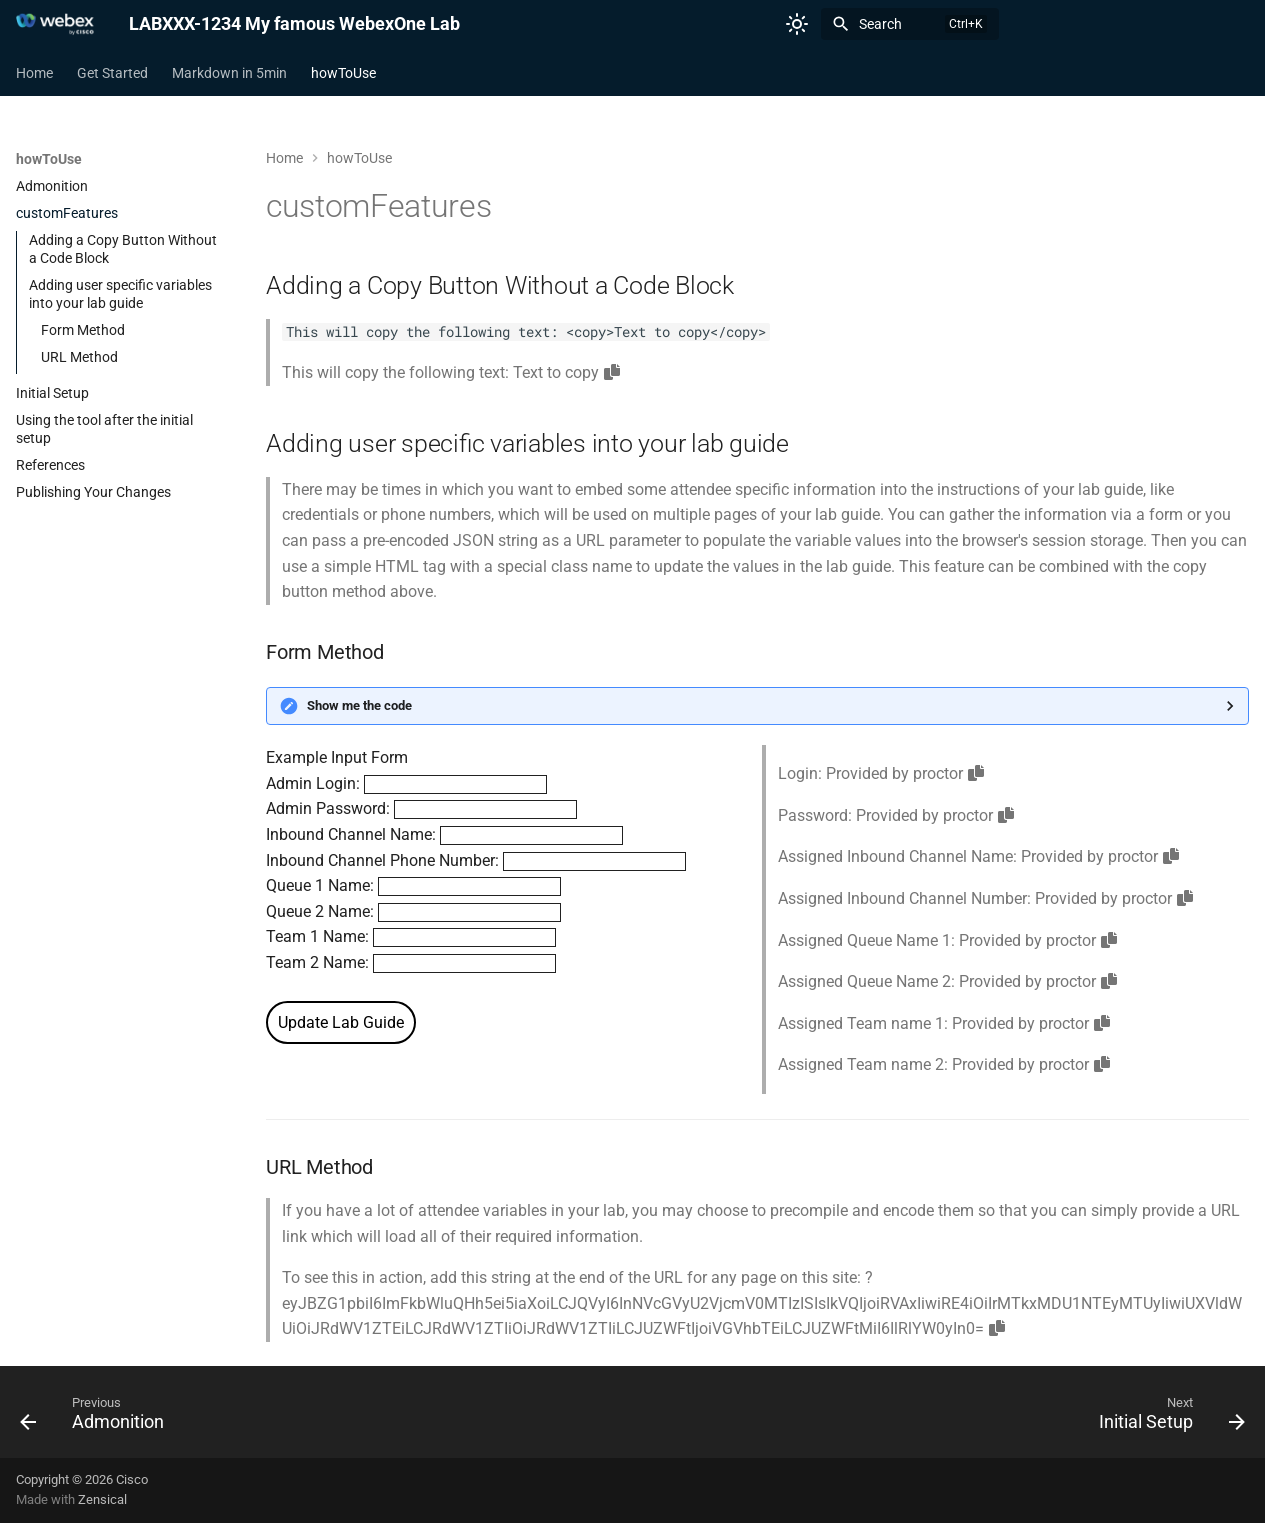
<file: site/howToUse/customFeatures/index.html>
<!doctype html>
<html lang="en" class="no-js">
  <head>
    
      <meta charset="utf-8">
      <meta name="viewport" content="width=device-width,initial-scale=1">
      
        <meta name="description" content="LABXXX-1234 My famous WebexOne Lab">
      
      
        <meta name="author" content="your name here">
      
      
      
        <link rel="prev" href="../admonition/">
      
      
        <link rel="next" href="../initialSetup/">
      
      
        
      
      
      <link rel="icon" href="../../template_assets/webex75.png">
      <meta name="generator" content="zensical-0.0.27">
    
    
      
        <title>customFeatures - LABXXX-1234 My famous WebexOne Lab</title>
      
    
    
      
        
      
      <link rel="stylesheet" href="../../assets/stylesheets/classic/main.d9d44b50.min.css">
      
        
          
        
        <link rel="stylesheet" href="../../assets/stylesheets/classic/palette.7dc9a0ad.min.css">
      
      


    
    
      
    
    
      
        
        
        <link rel="preconnect" href="https://fonts.gstatic.com" crossorigin>
        <link rel="stylesheet" href="https://fonts.googleapis.com/css?family=Roboto:300,300i,400,400i,500,500i,700,700i%7CRoboto+Mono:400,400i,700,700i&display=fallback">
        <style>:root{--md-text-font:"Roboto";--md-code-font:"Roboto Mono"}</style>
      
    
    
      <link rel="stylesheet" href="../../stylesheets/extra.css">
    
    <script>__md_scope=new URL("../..",location),__md_hash=e=>[...e].reduce(((e,t)=>(e<<5)-e+t.charCodeAt(0)),0),__md_get=(e,t=localStorage,a=__md_scope)=>JSON.parse(t.getItem(a.pathname+"."+e)),__md_set=(e,t,a=localStorage,_=__md_scope)=>{try{a.setItem(_.pathname+"."+e,JSON.stringify(t))}catch(e){}},document.documentElement.setAttribute("data-platform",navigator.platform)</script>
    
      

    
    
  </head>
  
  
    
    
      
    
    
    
    
    <body dir="ltr" data-md-color-scheme="default" data-md-color-primary="indigo" data-md-color-accent="indigo">
  
    
    <input class="md-toggle" data-md-toggle="drawer" type="checkbox" id="__drawer" autocomplete="off">
    <input class="md-toggle" data-md-toggle="search" type="checkbox" id="__search" autocomplete="off">
    <label class="md-overlay" for="__drawer" aria-label="Navigation"></label>
    <div data-md-component="skip">
      
        
        <a href="#adding-a-copy-button-without-a-code-block" class="md-skip">
          Skip to content
        </a>
      
    </div>
    <div data-md-component="announce">
      
    </div>
    
    
      

<header class="md-header" data-md-component="header">
  <nav class="md-header__inner md-grid" aria-label="Header">
    <a href="../.." title="LABXXX-1234 My famous WebexOne Lab" class="md-header__button md-logo" aria-label="LABXXX-1234 My famous WebexOne Lab" data-md-component="logo">
      
  <img src="../../template_assets/webexLogo91.png" alt="LABXXX-1234 My famous WebexOne Lab">

    </a>
    <label class="md-header__button md-icon" for="__drawer" aria-label="Navigation">
      
      <svg xmlns="http://www.w3.org/2000/svg" viewBox="0 0 24 24"><path d="M3 6h18v2H3zm0 5h18v2H3zm0 5h18v2H3z"/></svg>
    </label>
    <div class="md-header__title" data-md-component="header-title">
      <div class="md-header__ellipsis">
        <div class="md-header__topic">
          <span class="md-ellipsis">
            LABXXX-1234 My famous WebexOne Lab
          </span>
        </div>
        <div class="md-header__topic" data-md-component="header-topic">
          <span class="md-ellipsis">
            
              customFeatures
            
          </span>
        </div>
      </div>
    </div>
    
      
        <form class="md-header__option" data-md-component="palette">
  
    
    
    
    <input class="md-option" data-md-color-media="none" data-md-color-scheme="default" data-md-color-primary="indigo" data-md-color-accent="indigo"  aria-label="Switch to dark mode"  type="radio" name="__palette" id="__palette_0">
    
      <label class="md-header__button md-icon" title="Switch to dark mode" for="__palette_1" hidden>
        <svg xmlns="http://www.w3.org/2000/svg" fill="none" stroke="currentColor" stroke-linecap="round" stroke-linejoin="round" stroke-width="2" class="lucide lucide-sun" viewBox="0 0 24 24"><circle cx="12" cy="12" r="4"/><path d="M12 2v2M12 20v2M4.93 4.93l1.41 1.41M17.66 17.66l1.41 1.41M2 12h2M20 12h2M6.34 17.66l-1.41 1.41M19.07 4.93l-1.41 1.41"/></svg>
      </label>
    
  
    
    
    
    <input class="md-option" data-md-color-media="none" data-md-color-scheme="slate" data-md-color-primary="indigo" data-md-color-accent="indigo"  aria-label="Switch to light mode"  type="radio" name="__palette" id="__palette_1">
    
      <label class="md-header__button md-icon" title="Switch to light mode" for="__palette_0" hidden>
        <svg xmlns="http://www.w3.org/2000/svg" fill="none" stroke="currentColor" stroke-linecap="round" stroke-linejoin="round" stroke-width="2" class="lucide lucide-moon" viewBox="0 0 24 24"><path d="M20.985 12.486a9 9 0 1 1-9.473-9.472c.405-.022.617.46.402.803a6 6 0 0 0 8.268 8.268c.344-.215.825-.004.803.401"/></svg>
      </label>
    
  
</form>
      
    
    
      <script>var palette=__md_get("__palette");if(palette&&palette.color){if("(prefers-color-scheme)"===palette.color.media){var media=matchMedia("(prefers-color-scheme: light)"),input=document.querySelector(media.matches?"[data-md-color-media='(prefers-color-scheme: light)']":"[data-md-color-media='(prefers-color-scheme: dark)']");palette.color.media=input.getAttribute("data-md-color-media"),palette.color.scheme=input.getAttribute("data-md-color-scheme"),palette.color.primary=input.getAttribute("data-md-color-primary"),palette.color.accent=input.getAttribute("data-md-color-accent")}for(var[key,value]of Object.entries(palette.color))document.body.setAttribute("data-md-color-"+key,value)}</script>
    
    
    
      
      
        <label class="md-header__button md-icon" for="__search" aria-label="Search">
          
          <svg xmlns="http://www.w3.org/2000/svg" viewBox="0 0 24 24"><path d="M9.5 3A6.5 6.5 0 0 1 16 9.5c0 1.61-.59 3.09-1.56 4.23l.27.27h.79l5 5-1.5 1.5-5-5v-.79l-.27-.27A6.52 6.52 0 0 1 9.5 16 6.5 6.5 0 0 1 3 9.5 6.5 6.5 0 0 1 9.5 3m0 2C7 5 5 7 5 9.5S7 14 9.5 14 14 12 14 9.5 12 5 9.5 5"/></svg>
        </label>
        <div class="md-search" data-md-component="search" role="dialog" aria-label="Search">
  <button type="button" class="md-search__button">
    Search
  </button>
</div>
      
    
    <div class="md-header__source">
      
    </div>
  </nav>
  
</header>
    
    <div class="md-container" data-md-component="container">
      
      
        
          
            
<nav class="md-tabs" aria-label="Tabs" data-md-component="tabs">
  <div class="md-grid">
    <ul class="md-tabs__list">
      
        
  
  
  
  
    <li class="md-tabs__item">
      <a href="../.." class="md-tabs__link">
        
  
  Home

      </a>
    </li>
  

      
        
  
  
  
  
    <li class="md-tabs__item">
      <a href="../../intro/" class="md-tabs__link">
        
  
  Get Started

      </a>
    </li>
  

      
        
  
  
  
  
    <li class="md-tabs__item">
      <a href="../../markdown/" class="md-tabs__link">
        
  
  Markdown in 5min

      </a>
    </li>
  

      
        
  
  
  
    
  
  
    
    
      <li class="md-tabs__item md-tabs__item--active">
        <a href="../admonition/" class="md-tabs__link">
          
  
  howToUse

        </a>
      </li>
    
  

      
    </ul>
  </div>
</nav>
          
        
      
      <main class="md-main" data-md-component="main">
        <div class="md-main__inner md-grid">
          
            
              
              <div class="md-sidebar md-sidebar--primary" data-md-component="sidebar" data-md-type="navigation" >
                <div class="md-sidebar__scrollwrap">
                  <div class="md-sidebar__inner">
                    


  


  

<nav class="md-nav md-nav--primary md-nav--lifted md-nav--integrated" aria-label="Navigation" data-md-level="0">
  <label class="md-nav__title" for="__drawer">
    <a href="../.." title="LABXXX-1234 My famous WebexOne Lab" class="md-nav__button md-logo" aria-label="LABXXX-1234 My famous WebexOne Lab" data-md-component="logo">
      
  <img src="../../template_assets/webexLogo91.png" alt="LABXXX-1234 My famous WebexOne Lab">

    </a>
    LABXXX-1234 My famous WebexOne Lab
  </label>
  
  <ul class="md-nav__list" data-md-scrollfix>
    
      
      
  
  
  
  
    <li class="md-nav__item">
      <a href="../.." class="md-nav__link">
        
  
  
  <span class="md-ellipsis">
    
  
    Home
  

    
  </span>
  
  

      </a>
    </li>
  

    
      
      
  
  
  
  
    <li class="md-nav__item">
      <a href="../../intro/" class="md-nav__link">
        
  
  
    <svg xmlns="http://www.w3.org/2000/svg" fill="none" stroke="currentColor" stroke-linecap="round" stroke-linejoin="round" stroke-width="2" class="lucide lucide-rocket" viewBox="0 0 24 24"><path d="M4.5 16.5c-1.5 1.26-2 5-2 5s3.74-.5 5-2c.71-.84.7-2.13-.09-2.91a2.18 2.18 0 0 0-2.91-.09M12 15l-3-3a22 22 0 0 1 2-3.95A12.88 12.88 0 0 1 22 2c0 2.72-.78 7.5-6 11a22.4 22.4 0 0 1-4 2"/><path d="M9 12H4s.55-3.03 2-4c1.62-1.08 5 0 5 0M12 15v5s3.03-.55 4-2c1.08-1.62 0-5 0-5"/></svg>
  
  <span class="md-ellipsis">
    
  
    Get Started
  

    
  </span>
  
  

      </a>
    </li>
  

    
      
      
  
  
  
  
    <li class="md-nav__item">
      <a href="../../markdown/" class="md-nav__link">
        
  
  
    <svg xmlns="http://www.w3.org/2000/svg" viewBox="0 0 24 24"><path d="M22.27 19.385H1.73A1.73 1.73 0 0 1 0 17.655V6.345a1.73 1.73 0 0 1 1.73-1.73h20.54A1.73 1.73 0 0 1 24 6.345v11.308a1.73 1.73 0 0 1-1.73 1.731zM5.769 15.923v-4.5l2.308 2.885 2.307-2.885v4.5h2.308V8.078h-2.308l-2.307 2.885-2.308-2.885H3.46v7.847zM21.232 12h-2.309V8.077h-2.307V12h-2.308l3.461 4.039z"/></svg>
  
  <span class="md-ellipsis">
    
  
    Markdown in 5min
  

    
  </span>
  
  

      </a>
    </li>
  

    
      
      
  
  
    
  
  
  
    
    
      
        
      
        
      
        
      
        
      
        
      
        
      
    
    
    
      
        
        
      
      
    
    
    <li class="md-nav__item md-nav__item--active md-nav__item--section md-nav__item--nested">
      
        
        
        <input class="md-nav__toggle md-toggle " type="checkbox" id="__nav_4" checked>
        
          
          <label class="md-nav__link" for="__nav_4" id="__nav_4_label" tabindex="">
            
  
  
  <span class="md-ellipsis">
    
  
    howToUse
  

    
  </span>
  
  

            <span class="md-nav__icon md-icon"></span>
          </label>
        
        <nav class="md-nav" data-md-level="1" aria-labelledby="__nav_4_label" aria-expanded="true">
          <label class="md-nav__title" for="__nav_4">
            <span class="md-nav__icon md-icon"></span>
            
  
    howToUse
  

          </label>
          <ul class="md-nav__list" data-md-scrollfix>
            
              
                
  
  
  
  
    <li class="md-nav__item">
      <a href="../admonition/" class="md-nav__link">
        
  
  
  <span class="md-ellipsis">
    
  
    Admonition
  

    
  </span>
  
  

      </a>
    </li>
  

              
            
              
                
  
  
    
  
  
  
    <li class="md-nav__item md-nav__item--active">
      
      <input class="md-nav__toggle md-toggle" type="checkbox" id="__toc">
      
      
      
        <label class="md-nav__link md-nav__link--active" for="__toc">
          
  
  
  <span class="md-ellipsis">
    
  
    customFeatures
  

    
  </span>
  
  

          <span class="md-nav__icon md-icon"></span>
        </label>
      
      <a href="././" class="md-nav__link md-nav__link--active">
        
  
  
  <span class="md-ellipsis">
    
  
    customFeatures
  

    
  </span>
  
  

      </a>
      
        


<nav class="md-nav md-nav--secondary" aria-label="On this page">
  
  
  
  
    <label class="md-nav__title" for="__toc">
      <span class="md-nav__icon md-icon"></span>
      On this page
    </label>
    <ul class="md-nav__list" data-md-component="toc" data-md-scrollfix>
      
        <li class="md-nav__item">
  <a href="#adding-a-copy-button-without-a-code-block" class="md-nav__link">
    <span class="md-ellipsis">
      
        Adding a Copy Button Without a Code Block
      
    </span>
  </a>
  
</li>
      
        <li class="md-nav__item">
  <a href="#adding-user-specific-variables-into-your-lab-guide" class="md-nav__link">
    <span class="md-ellipsis">
      
        Adding user specific variables into your lab guide
      
    </span>
  </a>
  
    <nav class="md-nav" aria-label="Adding user specific variables into your lab guide">
      <ul class="md-nav__list">
        
          <li class="md-nav__item">
  <a href="#form-method" class="md-nav__link">
    <span class="md-ellipsis">
      
        Form Method
      
    </span>
  </a>
  
</li>
        
          <li class="md-nav__item">
  <a href="#url-method" class="md-nav__link">
    <span class="md-ellipsis">
      
        URL Method
      
    </span>
  </a>
  
</li>
        
      </ul>
    </nav>
  
</li>
      
    </ul>
  
</nav>
      
    </li>
  

              
            
              
                
  
  
  
  
    <li class="md-nav__item">
      <a href="../initialSetup/" class="md-nav__link">
        
  
  
  <span class="md-ellipsis">
    
  
    Initial Setup
  

    
  </span>
  
  

      </a>
    </li>
  

              
            
              
                
  
  
  
  
    <li class="md-nav__item">
      <a href="../postInitial/" class="md-nav__link">
        
  
  
  <span class="md-ellipsis">
    
  
    Using the tool after the initial setup
  

    
  </span>
  
  

      </a>
    </li>
  

              
            
              
                
  
  
  
  
    <li class="md-nav__item">
      <a href="../references/" class="md-nav__link">
        
  
  
  <span class="md-ellipsis">
    
  
    References
  

    
  </span>
  
  

      </a>
    </li>
  

              
            
              
                
  
  
  
  
    <li class="md-nav__item">
      <a href="../syncChanges/" class="md-nav__link">
        
  
  
  <span class="md-ellipsis">
    
  
    Publishing Your Changes
  

    
  </span>
  
  

      </a>
    </li>
  

              
            
          </ul>
        </nav>
      
    </li>
  

    
  </ul>
</nav>
                  </div>
                </div>
              </div>
            
            
          
          
            <div class="md-content" data-md-component="content">
              
                



  


  <nav class="md-path" aria-label="Navigation" >
    <ol class="md-path__list">
      
        
  
  
    <li class="md-path__item">
      <a href="../.." class="md-path__link">
        
  <span class="md-ellipsis">
    Home
  </span>

      </a>
    </li>
  

      
      
        
  
  
    
    
      <li class="md-path__item">
        <a href="../admonition/" class="md-path__link">
          
  <span class="md-ellipsis">
    howToUse
  </span>

        </a>
      </li>
    
  

      
    </ol>
  </nav>

              
              <article class="md-content__inner md-typeset">
                
                  

  <h1 id="__skip">customFeatures</h1>

<h2 id="adding-a-copy-button-without-a-code-block">Adding a Copy Button Without a Code Block<a class="headerlink" href="#adding-a-copy-button-without-a-code-block" title="Permanent link">&para;</a></h2>
<blockquote>
<p><code>This will copy the following text: &lt;copy&gt;Text to copy&lt;/copy&gt;</code>   </p>
<p>This will copy the following text: <copy>Text to copy</copy></p>
</blockquote>
<h2 id="adding-user-specific-variables-into-your-lab-guide">Adding user specific variables into your lab guide<a class="headerlink" href="#adding-user-specific-variables-into-your-lab-guide" title="Permanent link">&para;</a></h2>
<blockquote>
<p>There may be times in which you want to embed some attendee specific information into the instructions of your lab guide, like credentials or phone numbers, which will be used on multiple pages of your lab guide.  You can gather the information via a form or you can pass a pre-encoded JSON string as a URL parameter to populate the variable values into the browser's session storage.  Then you can use a simple HTML tag with a special class name to update the values in the lab guide. 
This feature can be combined with the copy button method above.</p>
</blockquote>
<h3 id="form-method">Form Method<a class="headerlink" href="#form-method" title="Permanent link">&para;</a></h3>
<details>
<summary>Show me the code</summary>
<div class="language-html highlight"><pre><span></span><code><span id="__span-0-1"><a id="__codelineno-0-1" name="__codelineno-0-1" href="#__codelineno-0-1"></a><span class="p">&lt;</span><span class="nt">form</span> <span class="na">id</span><span class="o">=</span><span class="s">&quot;info&quot;</span><span class="p">&gt;</span>
</span><span id="__span-0-2"><a id="__codelineno-0-2" name="__codelineno-0-2" href="#__codelineno-0-2"></a>
</span><span id="__span-0-3"><a id="__codelineno-0-3" name="__codelineno-0-3" href="#__codelineno-0-3"></a>
</span><span id="__span-0-4"><a id="__codelineno-0-4" name="__codelineno-0-4" href="#__codelineno-0-4"></a><span class="p">&lt;</span><span class="nt">label</span> <span class="na">for</span><span class="o">=</span><span class="s">&quot;Admin&quot;</span><span class="p">&gt;</span>Admin Login:<span class="p">&lt;/</span><span class="nt">label</span><span class="p">&gt;</span>
</span><span id="__span-0-5"><a id="__codelineno-0-5" name="__codelineno-0-5" href="#__codelineno-0-5"></a><span class="p">&lt;</span><span class="nt">input</span> <span class="na">type</span><span class="o">=</span><span class="s">&quot;text&quot;</span> <span class="na">id</span><span class="o">=</span><span class="s">&quot;Admin&quot;</span> <span class="na">name</span><span class="o">=</span><span class="s">&quot;Admin&quot;</span><span class="p">&gt;&lt;</span><span class="nt">br</span><span class="p">&gt;</span>
</span><span id="__span-0-6"><a id="__codelineno-0-6" name="__codelineno-0-6" href="#__codelineno-0-6"></a>
</span><span id="__span-0-7"><a id="__codelineno-0-7" name="__codelineno-0-7" href="#__codelineno-0-7"></a><span class="p">&lt;</span><span class="nt">label</span> <span class="na">for</span><span class="o">=</span><span class="s">&quot;PW&quot;</span><span class="p">&gt;</span>Admin Password:<span class="p">&lt;/</span><span class="nt">label</span><span class="p">&gt;</span>
</span><span id="__span-0-8"><a id="__codelineno-0-8" name="__codelineno-0-8" href="#__codelineno-0-8"></a><span class="p">&lt;</span><span class="nt">input</span> <span class="na">type</span><span class="o">=</span><span class="s">&quot;text&quot;</span> <span class="na">id</span><span class="o">=</span><span class="s">&quot;PW&quot;</span> <span class="na">name</span><span class="o">=</span><span class="s">&quot;PW&quot;</span><span class="p">&gt;&lt;</span><span class="nt">br</span><span class="p">&gt;</span>
</span><span id="__span-0-9"><a id="__codelineno-0-9" name="__codelineno-0-9" href="#__codelineno-0-9"></a>
</span><span id="__span-0-10"><a id="__codelineno-0-10" name="__codelineno-0-10" href="#__codelineno-0-10"></a><span class="p">&lt;</span><span class="nt">label</span> <span class="na">for</span><span class="o">=</span><span class="s">&quot;EP&quot;</span><span class="p">&gt;</span>Inbound Channel Name:<span class="p">&lt;/</span><span class="nt">label</span><span class="p">&gt;</span>
</span><span id="__span-0-11"><a id="__codelineno-0-11" name="__codelineno-0-11" href="#__codelineno-0-11"></a><span class="p">&lt;</span><span class="nt">input</span> <span class="na">type</span><span class="o">=</span><span class="s">&quot;text&quot;</span> <span class="na">id</span><span class="o">=</span><span class="s">&quot;EP&quot;</span> <span class="na">name</span><span class="o">=</span><span class="s">&quot;EP&quot;</span><span class="p">&gt;&lt;</span><span class="nt">br</span><span class="p">&gt;</span>
</span><span id="__span-0-12"><a id="__codelineno-0-12" name="__codelineno-0-12" href="#__codelineno-0-12"></a>
</span><span id="__span-0-13"><a id="__codelineno-0-13" name="__codelineno-0-13" href="#__codelineno-0-13"></a><span class="p">&lt;</span><span class="nt">label</span> <span class="na">for</span><span class="o">=</span><span class="s">&quot;DN&quot;</span><span class="p">&gt;</span>Inbound Channel Phone Number:<span class="p">&lt;/</span><span class="nt">label</span><span class="p">&gt;</span>
</span><span id="__span-0-14"><a id="__codelineno-0-14" name="__codelineno-0-14" href="#__codelineno-0-14"></a><span class="p">&lt;</span><span class="nt">input</span> <span class="na">type</span><span class="o">=</span><span class="s">&quot;text&quot;</span> <span class="na">id</span><span class="o">=</span><span class="s">&quot;DN&quot;</span> <span class="na">name</span><span class="o">=</span><span class="s">&quot;DN&quot;</span><span class="p">&gt;&lt;</span><span class="nt">br</span><span class="p">&gt;</span>
</span><span id="__span-0-15"><a id="__codelineno-0-15" name="__codelineno-0-15" href="#__codelineno-0-15"></a>
</span><span id="__span-0-16"><a id="__codelineno-0-16" name="__codelineno-0-16" href="#__codelineno-0-16"></a><span class="p">&lt;</span><span class="nt">label</span> <span class="na">for</span><span class="o">=</span><span class="s">&quot;Queue&quot;</span><span class="p">&gt;</span>Queue 1 Name:<span class="p">&lt;/</span><span class="nt">label</span><span class="p">&gt;</span>
</span><span id="__span-0-17"><a id="__codelineno-0-17" name="__codelineno-0-17" href="#__codelineno-0-17"></a><span class="p">&lt;</span><span class="nt">input</span> <span class="na">type</span><span class="o">=</span><span class="s">&quot;text&quot;</span> <span class="na">id</span><span class="o">=</span><span class="s">&quot;Queue&quot;</span> <span class="na">name</span><span class="o">=</span><span class="s">&quot;Queue&quot;</span><span class="p">&gt;&lt;</span><span class="nt">br</span><span class="p">&gt;</span>
</span><span id="__span-0-18"><a id="__codelineno-0-18" name="__codelineno-0-18" href="#__codelineno-0-18"></a>
</span><span id="__span-0-19"><a id="__codelineno-0-19" name="__codelineno-0-19" href="#__codelineno-0-19"></a><span class="p">&lt;</span><span class="nt">label</span> <span class="na">for</span><span class="o">=</span><span class="s">&quot;Queue2&quot;</span><span class="p">&gt;</span>Queue 2 Name:<span class="p">&lt;/</span><span class="nt">label</span><span class="p">&gt;</span>
</span><span id="__span-0-20"><a id="__codelineno-0-20" name="__codelineno-0-20" href="#__codelineno-0-20"></a><span class="p">&lt;</span><span class="nt">input</span> <span class="na">type</span><span class="o">=</span><span class="s">&quot;text&quot;</span> <span class="na">id</span><span class="o">=</span><span class="s">&quot;Queue2&quot;</span> <span class="na">name</span><span class="o">=</span><span class="s">&quot;Queue2&quot;</span><span class="p">&gt;&lt;</span><span class="nt">br</span><span class="p">&gt;</span>
</span><span id="__span-0-21"><a id="__codelineno-0-21" name="__codelineno-0-21" href="#__codelineno-0-21"></a>
</span><span id="__span-0-22"><a id="__codelineno-0-22" name="__codelineno-0-22" href="#__codelineno-0-22"></a><span class="p">&lt;</span><span class="nt">label</span> <span class="na">for</span><span class="o">=</span><span class="s">&quot;Team&quot;</span><span class="p">&gt;</span>Team 1 Name:<span class="p">&lt;/</span><span class="nt">label</span><span class="p">&gt;</span>
</span><span id="__span-0-23"><a id="__codelineno-0-23" name="__codelineno-0-23" href="#__codelineno-0-23"></a><span class="p">&lt;</span><span class="nt">input</span> <span class="na">type</span><span class="o">=</span><span class="s">&quot;text&quot;</span> <span class="na">id</span><span class="o">=</span><span class="s">&quot;Team&quot;</span> <span class="na">name</span><span class="o">=</span><span class="s">&quot;Team&quot;</span><span class="p">&gt;&lt;</span><span class="nt">br</span><span class="p">&gt;</span>
</span><span id="__span-0-24"><a id="__codelineno-0-24" name="__codelineno-0-24" href="#__codelineno-0-24"></a>
</span><span id="__span-0-25"><a id="__codelineno-0-25" name="__codelineno-0-25" href="#__codelineno-0-25"></a><span class="p">&lt;</span><span class="nt">label</span> <span class="na">for</span><span class="o">=</span><span class="s">&quot;Team2&quot;</span><span class="p">&gt;</span>Team 2 Name:<span class="p">&lt;/</span><span class="nt">label</span><span class="p">&gt;</span>
</span><span id="__span-0-26"><a id="__codelineno-0-26" name="__codelineno-0-26" href="#__codelineno-0-26"></a><span class="p">&lt;</span><span class="nt">input</span> <span class="na">type</span><span class="o">=</span><span class="s">&quot;text&quot;</span> <span class="na">id</span><span class="o">=</span><span class="s">&quot;Team2&quot;</span> <span class="na">name</span><span class="o">=</span><span class="s">&quot;Team2&quot;</span><span class="p">&gt;&lt;</span><span class="nt">br</span><span class="p">&gt;</span>
</span><span id="__span-0-27"><a id="__codelineno-0-27" name="__codelineno-0-27" href="#__codelineno-0-27"></a><span class="p">&lt;</span><span class="nt">br</span><span class="p">&gt;</span>
</span><span id="__span-0-28"><a id="__codelineno-0-28" name="__codelineno-0-28" href="#__codelineno-0-28"></a><span class="p">&lt;</span><span class="nt">button</span> <span class="na">onclick</span><span class="o">=</span><span class="s">&quot;setValues()&quot;</span><span class="p">&gt;</span>Update Lab Guide<span class="p">&lt;/</span><span class="nt">button</span><span class="p">&gt;</span>
</span><span id="__span-0-29"><a id="__codelineno-0-29" name="__codelineno-0-29" href="#__codelineno-0-29"></a><span class="p">&lt;/</span><span class="nt">form</span><span class="p">&gt;</span>
</span></code></pre></div>
</details>
<div class="grid">
<form id="info">
<label for="info">Example Input Form</label><br>

  <label for="Admin">Admin Login:</label>
  <input type="text" id="Admin" name="Admin"><br>

  <label for="PW">Admin Password:</label>
  <input type="text" id="PW" name="PW"><br>

  <label for="EP">Inbound Channel Name:</label>
  <input type="text" id="EP" name="EP"><br>

  <label for="DN">Inbound Channel Phone Number:</label>
  <input type="text" id="DN" name="DN"><br>

  <label for="Queue">Queue 1 Name:</label>
  <input type="text" id="Queue" name="Queue"><br>

  <label for="Queue2">Queue 2 Name:</label>
  <input type="text" id="Queue2" name="Queue2"><br>

  <label for="Team">Team 1 Name:</label>
  <input type="text" id="Team" name="Team"><br>

  <label for="Team2">Team 2 Name:</label>
  <input type="text" id="Team2" name="Team2"><br>
  <br>
  <button onclick="setValues()">Update Lab Guide</button>
</form>
<blockquote>
<p>Login: <copy><w class="Admin">Provided by proctor</w></copy></p>
<p>Password: <copy><w class="PW">Provided by proctor</w></copy></p>
<p>Assigned Inbound Channel Name: <copy><w class="EP">Provided by proctor</w></copy></p>
<p>Assigned Inbound Channel Number: <copy><w class="DN">Provided by proctor</w></copy></p>
<p>Assigned Queue Name 1: <copy><w class="Queue">Provided by proctor</w></copy></p>
<p>Assigned Queue Name 2: <copy><w class="Queue2">Provided by proctor</w></copy></p>
<p>Assigned Team name 1: <copy><w class="Team">Provided by proctor</w></copy></p>
<p>Assigned Team name 2: <copy><w class="Team2">Provided by proctor</w></copy></p>
</blockquote>
</div>
<hr />
<h3 id="url-method">URL Method<a class="headerlink" href="#url-method" title="Permanent link">&para;</a></h3>
<blockquote>
<p>If you have a lot of attendee variables in your lab, you may choose to precompile and encode them so that you can simply provide a URL link which will load all of their required information.</p>
<p>To see this in action, add this string at the end of the URL for any page on this site: <copy>?eyJBZG1pbiI6ImFkbWluQHh5ei5iaXoiLCJQVyI6InNVcGVyU2VjcmV0MTIzISIsIkVQIjoiRVAxIiwiRE4iOiIrMTkxMDU1NTEyMTUyIiwiUXVldWUiOiJRdWV1ZTEiLCJRdWV1ZTIiOiJRdWV1ZTIiLCJUZWFtIjoiVGVhbTEiLCJUZWFtMiI6IlRlYW0yIn0=</copy></p>
</blockquote>














                
              </article>
            </div>
          
          
  <script>var tabs=__md_get("__tabs");if(Array.isArray(tabs))e:for(var set of document.querySelectorAll(".tabbed-set")){var labels=set.querySelector(".tabbed-labels");for(var tab of tabs)for(var label of labels.getElementsByTagName("label"))if(label.innerText.trim()===tab){var input=document.getElementById(label.htmlFor);input.checked=!0;continue e}}</script>

<script>var target=document.getElementById(location.hash.slice(1));target&&target.name&&(target.checked=target.name.startsWith("__tabbed_"))</script>
        </div>
        
          <button type="button" class="md-top md-icon" data-md-component="top" hidden>
  
  <svg xmlns="http://www.w3.org/2000/svg" viewBox="0 0 24 24"><path d="M13 20h-2V8l-5.5 5.5-1.42-1.42L12 4.16l7.92 7.92-1.42 1.42L13 8z"/></svg>
  Back to top
</button>
        
      </main>
      
        <footer class="md-footer">
  
    
      
      <nav class="md-footer__inner md-grid" aria-label="Footer" >
        
          
          <a href="../admonition/" class="md-footer__link md-footer__link--prev" aria-label="Previous: Admonition">
            <div class="md-footer__button md-icon">
              
              <svg xmlns="http://www.w3.org/2000/svg" viewBox="0 0 24 24"><path d="M20 11v2H8l5.5 5.5-1.42 1.42L4.16 12l7.92-7.92L13.5 5.5 8 11z"/></svg>
            </div>
            <div class="md-footer__title">
              <span class="md-footer__direction">
                Previous
              </span>
              <div class="md-ellipsis">
                Admonition
              </div>
            </div>
          </a>
        
        
          
          <a href="../initialSetup/" class="md-footer__link md-footer__link--next" aria-label="Next: Initial Setup">
            <div class="md-footer__title">
              <span class="md-footer__direction">
                Next
              </span>
              <div class="md-ellipsis">
                Initial Setup
              </div>
            </div>
            <div class="md-footer__button md-icon">
              
              <svg xmlns="http://www.w3.org/2000/svg" viewBox="0 0 24 24"><path d="M4 11v2h12l-5.5 5.5 1.42 1.42L19.84 12l-7.92-7.92L10.5 5.5 16 11z"/></svg>
            </div>
          </a>
        
      </nav>
    
  
  <div class="md-footer-meta md-typeset">
    <div class="md-footer-meta__inner md-grid">
      <div class="md-copyright">
  
    <div class="md-copyright__highlight">
      Copyright &copy; 2026 Cisco

    </div>
  
  
    Made with
    <a href="https://zensical.org/" target="_blank" rel="noopener">
      Zensical
    </a>
  
</div>
      
    </div>
  </div>
</footer>
      
    </div>
    <div class="md-dialog" data-md-component="dialog">
      <div class="md-dialog__inner md-typeset"></div>
    </div>
    
    
    
      
      
      
      <script id="__config" type="application/json">{"annotate":null,"base":"../..","features":["announce.dismiss","content.code.annotate","content.code.copy","content.code.select","content.footnote.tooltips","content.tabs.link","content.tooltips","header.autohide","navigation.expand","navigation.footer","navigation.indexes","navigation.instant","navigation.instant.prefetch","navigation.path","navigation.tabs","navigation.top","search.highlight","toc.integrate"],"search":"../../assets/javascripts/workers/search.e2d2d235.min.js","tags":null,"translations":{"clipboard.copied":"Copied to clipboard","clipboard.copy":"Copy to clipboard","search.result.more.one":"1 more on this page","search.result.more.other":"# more on this page","search.result.none":"No matching documents","search.result.one":"1 matching document","search.result.other":"# matching documents","search.result.placeholder":"Type to start searching","search.result.term.missing":"Missing","select.version":"Select version"},"version":null}</script>
    
    
      <script src="../../assets/javascripts/bundle.5fd3284f.min.js"></script>
      
        <script src="../../template_assets/js/newLoad.js"></script>
      
        <script src="../../template_assets/js/setInfo.js"></script>
      
    
  </body>
</html>
</file>
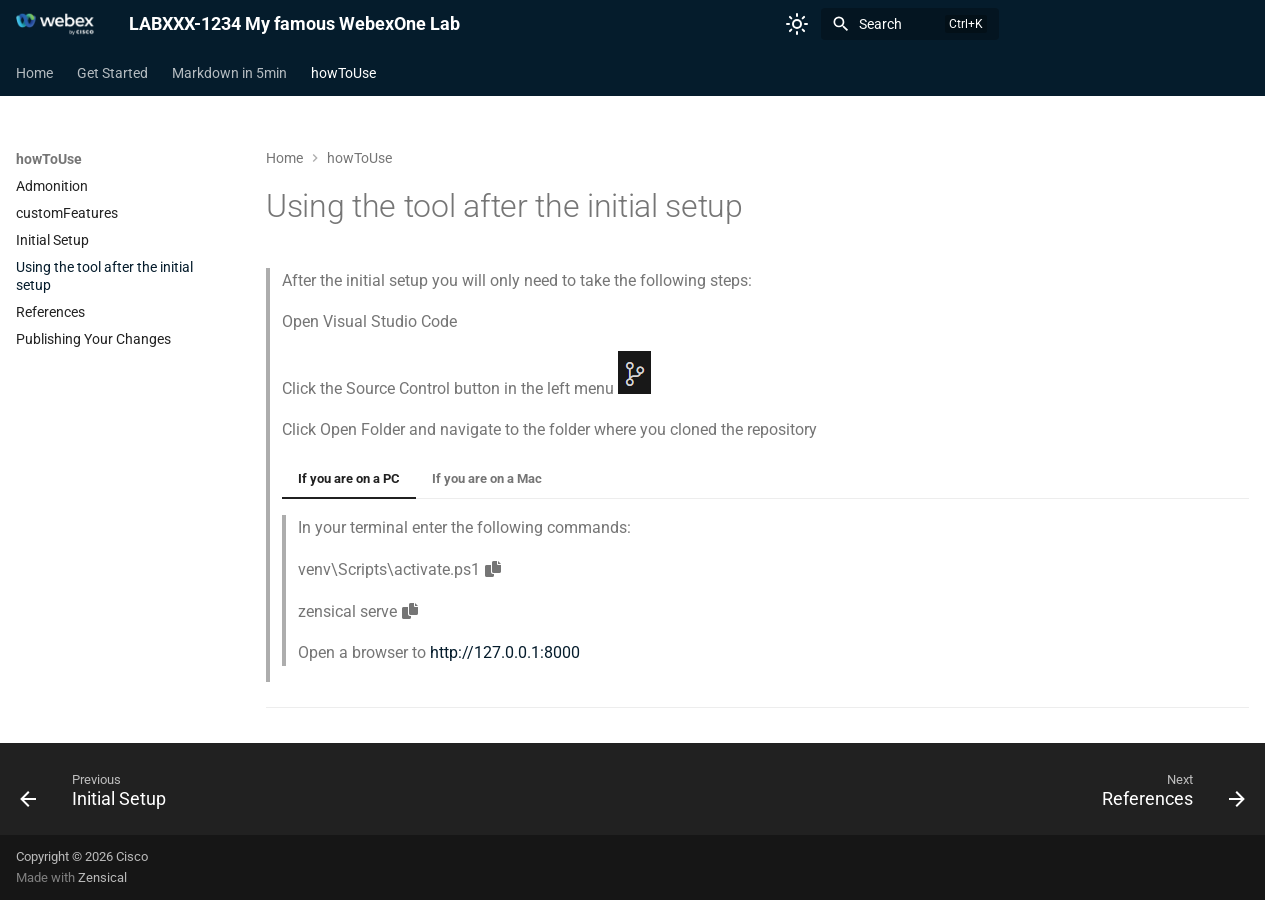
<file: site/howToUse/postInitial/index.html>
<!doctype html>
<html lang="en" class="no-js">
  <head>
    
      <meta charset="utf-8">
      <meta name="viewport" content="width=device-width,initial-scale=1">
      
        <meta name="description" content="LABXXX-1234 My famous WebexOne Lab">
      
      
        <meta name="author" content="your name here">
      
      
      
        <link rel="prev" href="../initialSetup/">
      
      
        <link rel="next" href="../references/">
      
      
        
      
      
      <link rel="icon" href="../../template_assets/webex75.png">
      <meta name="generator" content="zensical-0.0.27">
    
    
      
        <title>Using the tool after the initial setup - LABXXX-1234 My famous WebexOne Lab</title>
      
    
    
      
        
      
      <link rel="stylesheet" href="../../assets/stylesheets/classic/main.d9d44b50.min.css">
      
        
          
        
        <link rel="stylesheet" href="../../assets/stylesheets/classic/palette.7dc9a0ad.min.css">
      
      


    
    
      
    
    
      
        
        
        <link rel="preconnect" href="https://fonts.gstatic.com" crossorigin>
        <link rel="stylesheet" href="https://fonts.googleapis.com/css?family=Roboto:300,300i,400,400i,500,500i,700,700i%7CRoboto+Mono:400,400i,700,700i&display=fallback">
        <style>:root{--md-text-font:"Roboto";--md-code-font:"Roboto Mono"}</style>
      
    
    
      <link rel="stylesheet" href="../../stylesheets/extra.css">
    
    <script>__md_scope=new URL("../..",location),__md_hash=e=>[...e].reduce(((e,t)=>(e<<5)-e+t.charCodeAt(0)),0),__md_get=(e,t=localStorage,a=__md_scope)=>JSON.parse(t.getItem(a.pathname+"."+e)),__md_set=(e,t,a=localStorage,_=__md_scope)=>{try{a.setItem(_.pathname+"."+e,JSON.stringify(t))}catch(e){}},document.documentElement.setAttribute("data-platform",navigator.platform)</script>
    
      

    
    
  </head>
  
  
    
    
      
    
    
    
    
    <body dir="ltr" data-md-color-scheme="default" data-md-color-primary="indigo" data-md-color-accent="indigo">
  
    
    <input class="md-toggle" data-md-toggle="drawer" type="checkbox" id="__drawer" autocomplete="off">
    <input class="md-toggle" data-md-toggle="search" type="checkbox" id="__search" autocomplete="off">
    <label class="md-overlay" for="__drawer" aria-label="Navigation"></label>
    <div data-md-component="skip">
      
        
        <a href="#using-the-tool-after-the-initial-setup" class="md-skip">
          Skip to content
        </a>
      
    </div>
    <div data-md-component="announce">
      
    </div>
    
    
      

<header class="md-header" data-md-component="header">
  <nav class="md-header__inner md-grid" aria-label="Header">
    <a href="../.." title="LABXXX-1234 My famous WebexOne Lab" class="md-header__button md-logo" aria-label="LABXXX-1234 My famous WebexOne Lab" data-md-component="logo">
      
  <img src="../../template_assets/webexLogo91.png" alt="LABXXX-1234 My famous WebexOne Lab">

    </a>
    <label class="md-header__button md-icon" for="__drawer" aria-label="Navigation">
      
      <svg xmlns="http://www.w3.org/2000/svg" viewBox="0 0 24 24"><path d="M3 6h18v2H3zm0 5h18v2H3zm0 5h18v2H3z"/></svg>
    </label>
    <div class="md-header__title" data-md-component="header-title">
      <div class="md-header__ellipsis">
        <div class="md-header__topic">
          <span class="md-ellipsis">
            LABXXX-1234 My famous WebexOne Lab
          </span>
        </div>
        <div class="md-header__topic" data-md-component="header-topic">
          <span class="md-ellipsis">
            
              Using the tool after the initial setup
            
          </span>
        </div>
      </div>
    </div>
    
      
        <form class="md-header__option" data-md-component="palette">
  
    
    
    
    <input class="md-option" data-md-color-media="none" data-md-color-scheme="default" data-md-color-primary="indigo" data-md-color-accent="indigo"  aria-label="Switch to dark mode"  type="radio" name="__palette" id="__palette_0">
    
      <label class="md-header__button md-icon" title="Switch to dark mode" for="__palette_1" hidden>
        <svg xmlns="http://www.w3.org/2000/svg" fill="none" stroke="currentColor" stroke-linecap="round" stroke-linejoin="round" stroke-width="2" class="lucide lucide-sun" viewBox="0 0 24 24"><circle cx="12" cy="12" r="4"/><path d="M12 2v2M12 20v2M4.93 4.93l1.41 1.41M17.66 17.66l1.41 1.41M2 12h2M20 12h2M6.34 17.66l-1.41 1.41M19.07 4.93l-1.41 1.41"/></svg>
      </label>
    
  
    
    
    
    <input class="md-option" data-md-color-media="none" data-md-color-scheme="slate" data-md-color-primary="indigo" data-md-color-accent="indigo"  aria-label="Switch to light mode"  type="radio" name="__palette" id="__palette_1">
    
      <label class="md-header__button md-icon" title="Switch to light mode" for="__palette_0" hidden>
        <svg xmlns="http://www.w3.org/2000/svg" fill="none" stroke="currentColor" stroke-linecap="round" stroke-linejoin="round" stroke-width="2" class="lucide lucide-moon" viewBox="0 0 24 24"><path d="M20.985 12.486a9 9 0 1 1-9.473-9.472c.405-.022.617.46.402.803a6 6 0 0 0 8.268 8.268c.344-.215.825-.004.803.401"/></svg>
      </label>
    
  
</form>
      
    
    
      <script>var palette=__md_get("__palette");if(palette&&palette.color){if("(prefers-color-scheme)"===palette.color.media){var media=matchMedia("(prefers-color-scheme: light)"),input=document.querySelector(media.matches?"[data-md-color-media='(prefers-color-scheme: light)']":"[data-md-color-media='(prefers-color-scheme: dark)']");palette.color.media=input.getAttribute("data-md-color-media"),palette.color.scheme=input.getAttribute("data-md-color-scheme"),palette.color.primary=input.getAttribute("data-md-color-primary"),palette.color.accent=input.getAttribute("data-md-color-accent")}for(var[key,value]of Object.entries(palette.color))document.body.setAttribute("data-md-color-"+key,value)}</script>
    
    
    
      
      
        <label class="md-header__button md-icon" for="__search" aria-label="Search">
          
          <svg xmlns="http://www.w3.org/2000/svg" viewBox="0 0 24 24"><path d="M9.5 3A6.5 6.5 0 0 1 16 9.5c0 1.61-.59 3.09-1.56 4.23l.27.27h.79l5 5-1.5 1.5-5-5v-.79l-.27-.27A6.52 6.52 0 0 1 9.5 16 6.5 6.5 0 0 1 3 9.5 6.5 6.5 0 0 1 9.5 3m0 2C7 5 5 7 5 9.5S7 14 9.5 14 14 12 14 9.5 12 5 9.5 5"/></svg>
        </label>
        <div class="md-search" data-md-component="search" role="dialog" aria-label="Search">
  <button type="button" class="md-search__button">
    Search
  </button>
</div>
      
    
    <div class="md-header__source">
      
    </div>
  </nav>
  
</header>
    
    <div class="md-container" data-md-component="container">
      
      
        
          
            
<nav class="md-tabs" aria-label="Tabs" data-md-component="tabs">
  <div class="md-grid">
    <ul class="md-tabs__list">
      
        
  
  
  
  
    <li class="md-tabs__item">
      <a href="../.." class="md-tabs__link">
        
  
  Home

      </a>
    </li>
  

      
        
  
  
  
  
    <li class="md-tabs__item">
      <a href="../../intro/" class="md-tabs__link">
        
  
  Get Started

      </a>
    </li>
  

      
        
  
  
  
  
    <li class="md-tabs__item">
      <a href="../../markdown/" class="md-tabs__link">
        
  
  Markdown in 5min

      </a>
    </li>
  

      
        
  
  
  
    
  
  
    
    
      <li class="md-tabs__item md-tabs__item--active">
        <a href="../admonition/" class="md-tabs__link">
          
  
  howToUse

        </a>
      </li>
    
  

      
    </ul>
  </div>
</nav>
          
        
      
      <main class="md-main" data-md-component="main">
        <div class="md-main__inner md-grid">
          
            
              
              <div class="md-sidebar md-sidebar--primary" data-md-component="sidebar" data-md-type="navigation" >
                <div class="md-sidebar__scrollwrap">
                  <div class="md-sidebar__inner">
                    


  


  

<nav class="md-nav md-nav--primary md-nav--lifted md-nav--integrated" aria-label="Navigation" data-md-level="0">
  <label class="md-nav__title" for="__drawer">
    <a href="../.." title="LABXXX-1234 My famous WebexOne Lab" class="md-nav__button md-logo" aria-label="LABXXX-1234 My famous WebexOne Lab" data-md-component="logo">
      
  <img src="../../template_assets/webexLogo91.png" alt="LABXXX-1234 My famous WebexOne Lab">

    </a>
    LABXXX-1234 My famous WebexOne Lab
  </label>
  
  <ul class="md-nav__list" data-md-scrollfix>
    
      
      
  
  
  
  
    <li class="md-nav__item">
      <a href="../.." class="md-nav__link">
        
  
  
  <span class="md-ellipsis">
    
  
    Home
  

    
  </span>
  
  

      </a>
    </li>
  

    
      
      
  
  
  
  
    <li class="md-nav__item">
      <a href="../../intro/" class="md-nav__link">
        
  
  
    <svg xmlns="http://www.w3.org/2000/svg" fill="none" stroke="currentColor" stroke-linecap="round" stroke-linejoin="round" stroke-width="2" class="lucide lucide-rocket" viewBox="0 0 24 24"><path d="M4.5 16.5c-1.5 1.26-2 5-2 5s3.74-.5 5-2c.71-.84.7-2.13-.09-2.91a2.18 2.18 0 0 0-2.91-.09M12 15l-3-3a22 22 0 0 1 2-3.95A12.88 12.88 0 0 1 22 2c0 2.72-.78 7.5-6 11a22.4 22.4 0 0 1-4 2"/><path d="M9 12H4s.55-3.03 2-4c1.62-1.08 5 0 5 0M12 15v5s3.03-.55 4-2c1.08-1.62 0-5 0-5"/></svg>
  
  <span class="md-ellipsis">
    
  
    Get Started
  

    
  </span>
  
  

      </a>
    </li>
  

    
      
      
  
  
  
  
    <li class="md-nav__item">
      <a href="../../markdown/" class="md-nav__link">
        
  
  
    <svg xmlns="http://www.w3.org/2000/svg" viewBox="0 0 24 24"><path d="M22.27 19.385H1.73A1.73 1.73 0 0 1 0 17.655V6.345a1.73 1.73 0 0 1 1.73-1.73h20.54A1.73 1.73 0 0 1 24 6.345v11.308a1.73 1.73 0 0 1-1.73 1.731zM5.769 15.923v-4.5l2.308 2.885 2.307-2.885v4.5h2.308V8.078h-2.308l-2.307 2.885-2.308-2.885H3.46v7.847zM21.232 12h-2.309V8.077h-2.307V12h-2.308l3.461 4.039z"/></svg>
  
  <span class="md-ellipsis">
    
  
    Markdown in 5min
  

    
  </span>
  
  

      </a>
    </li>
  

    
      
      
  
  
    
  
  
  
    
    
      
        
      
        
      
        
      
        
      
        
      
        
      
    
    
    
      
        
        
      
      
    
    
    <li class="md-nav__item md-nav__item--active md-nav__item--section md-nav__item--nested">
      
        
        
        <input class="md-nav__toggle md-toggle " type="checkbox" id="__nav_4" checked>
        
          
          <label class="md-nav__link" for="__nav_4" id="__nav_4_label" tabindex="">
            
  
  
  <span class="md-ellipsis">
    
  
    howToUse
  

    
  </span>
  
  

            <span class="md-nav__icon md-icon"></span>
          </label>
        
        <nav class="md-nav" data-md-level="1" aria-labelledby="__nav_4_label" aria-expanded="true">
          <label class="md-nav__title" for="__nav_4">
            <span class="md-nav__icon md-icon"></span>
            
  
    howToUse
  

          </label>
          <ul class="md-nav__list" data-md-scrollfix>
            
              
                
  
  
  
  
    <li class="md-nav__item">
      <a href="../admonition/" class="md-nav__link">
        
  
  
  <span class="md-ellipsis">
    
  
    Admonition
  

    
  </span>
  
  

      </a>
    </li>
  

              
            
              
                
  
  
  
  
    <li class="md-nav__item">
      <a href="../customFeatures/" class="md-nav__link">
        
  
  
  <span class="md-ellipsis">
    
  
    customFeatures
  

    
  </span>
  
  

      </a>
    </li>
  

              
            
              
                
  
  
  
  
    <li class="md-nav__item">
      <a href="../initialSetup/" class="md-nav__link">
        
  
  
  <span class="md-ellipsis">
    
  
    Initial Setup
  

    
  </span>
  
  

      </a>
    </li>
  

              
            
              
                
  
  
    
  
  
  
    <li class="md-nav__item md-nav__item--active">
      
      <input class="md-nav__toggle md-toggle" type="checkbox" id="__toc">
      
      
        
      
      
      <a href="././" class="md-nav__link md-nav__link--active">
        
  
  
  <span class="md-ellipsis">
    
  
    Using the tool after the initial setup
  

    
  </span>
  
  

      </a>
      
    </li>
  

              
            
              
                
  
  
  
  
    <li class="md-nav__item">
      <a href="../references/" class="md-nav__link">
        
  
  
  <span class="md-ellipsis">
    
  
    References
  

    
  </span>
  
  

      </a>
    </li>
  

              
            
              
                
  
  
  
  
    <li class="md-nav__item">
      <a href="../syncChanges/" class="md-nav__link">
        
  
  
  <span class="md-ellipsis">
    
  
    Publishing Your Changes
  

    
  </span>
  
  

      </a>
    </li>
  

              
            
          </ul>
        </nav>
      
    </li>
  

    
  </ul>
</nav>
                  </div>
                </div>
              </div>
            
            
          
          
            <div class="md-content" data-md-component="content">
              
                



  


  <nav class="md-path" aria-label="Navigation" >
    <ol class="md-path__list">
      
        
  
  
    <li class="md-path__item">
      <a href="../.." class="md-path__link">
        
  <span class="md-ellipsis">
    Home
  </span>

      </a>
    </li>
  

      
      
        
  
  
    
    
      <li class="md-path__item">
        <a href="../admonition/" class="md-path__link">
          
  <span class="md-ellipsis">
    howToUse
  </span>

        </a>
      </li>
    
  

      
    </ol>
  </nav>

              
              <article class="md-content__inner md-typeset">
                
                  

<h1 id="using-the-tool-after-the-initial-setup">Using the tool after the initial setup<a class="headerlink" href="#using-the-tool-after-the-initial-setup" title="Permanent link">&para;</a></h1>
<blockquote>
<p>After the initial setup you will only need to take the following steps:</p>
<p>Open Visual Studio Code</p>
<p>Click the Source Control button in the left menu <img alt="alt text" src="../assets/sourceControl.png" /></p>
<p>Click Open Folder and navigate to the folder where you cloned the repository</p>
<div class="tabbed-set tabbed-alternate" data-tabs="1:2"><input checked="checked" id="__tabbed_1_1" name="__tabbed_1" type="radio" /><input id="__tabbed_1_2" name="__tabbed_1" type="radio" /><div class="tabbed-labels"><label for="__tabbed_1_1">If you are on a PC</label><label for="__tabbed_1_2">If you are on a Mac</label></div>
<div class="tabbed-content">
<div class="tabbed-block">
<blockquote>
<p>In your terminal enter the following commands:</p>
<p><copy>venv\Scripts\activate.ps1</copy></p>
<p><copy>zensical serve</copy></p>
<p>Open a browser to <a href="http://127.0.0.1:8000" target="_blank">http://127.0.0.1:8000</a></p>
</blockquote>
</div>
<div class="tabbed-block">
<blockquote>
<p>In your terminal enter the following commands:</p>
<p><copy>source venv/bin/activate</copy></p>
<p><copy>zensical serve</copy></p>
<p>Open a browser to <a href="http://127.0.0.1:8000" target="_blank">http://127.0.0.1:8000</a></p>
</blockquote>
</div>
</div>
</div>
</blockquote>
<hr />














                
              </article>
            </div>
          
          
  <script>var tabs=__md_get("__tabs");if(Array.isArray(tabs))e:for(var set of document.querySelectorAll(".tabbed-set")){var labels=set.querySelector(".tabbed-labels");for(var tab of tabs)for(var label of labels.getElementsByTagName("label"))if(label.innerText.trim()===tab){var input=document.getElementById(label.htmlFor);input.checked=!0;continue e}}</script>

<script>var target=document.getElementById(location.hash.slice(1));target&&target.name&&(target.checked=target.name.startsWith("__tabbed_"))</script>
        </div>
        
          <button type="button" class="md-top md-icon" data-md-component="top" hidden>
  
  <svg xmlns="http://www.w3.org/2000/svg" viewBox="0 0 24 24"><path d="M13 20h-2V8l-5.5 5.5-1.42-1.42L12 4.16l7.92 7.92-1.42 1.42L13 8z"/></svg>
  Back to top
</button>
        
      </main>
      
        <footer class="md-footer">
  
    
      
      <nav class="md-footer__inner md-grid" aria-label="Footer" >
        
          
          <a href="../initialSetup/" class="md-footer__link md-footer__link--prev" aria-label="Previous: Initial Setup">
            <div class="md-footer__button md-icon">
              
              <svg xmlns="http://www.w3.org/2000/svg" viewBox="0 0 24 24"><path d="M20 11v2H8l5.5 5.5-1.42 1.42L4.16 12l7.92-7.92L13.5 5.5 8 11z"/></svg>
            </div>
            <div class="md-footer__title">
              <span class="md-footer__direction">
                Previous
              </span>
              <div class="md-ellipsis">
                Initial Setup
              </div>
            </div>
          </a>
        
        
          
          <a href="../references/" class="md-footer__link md-footer__link--next" aria-label="Next: References">
            <div class="md-footer__title">
              <span class="md-footer__direction">
                Next
              </span>
              <div class="md-ellipsis">
                References
              </div>
            </div>
            <div class="md-footer__button md-icon">
              
              <svg xmlns="http://www.w3.org/2000/svg" viewBox="0 0 24 24"><path d="M4 11v2h12l-5.5 5.5 1.42 1.42L19.84 12l-7.92-7.92L10.5 5.5 16 11z"/></svg>
            </div>
          </a>
        
      </nav>
    
  
  <div class="md-footer-meta md-typeset">
    <div class="md-footer-meta__inner md-grid">
      <div class="md-copyright">
  
    <div class="md-copyright__highlight">
      Copyright &copy; 2026 Cisco

    </div>
  
  
    Made with
    <a href="https://zensical.org/" target="_blank" rel="noopener">
      Zensical
    </a>
  
</div>
      
    </div>
  </div>
</footer>
      
    </div>
    <div class="md-dialog" data-md-component="dialog">
      <div class="md-dialog__inner md-typeset"></div>
    </div>
    
    
    
      
      
      
      <script id="__config" type="application/json">{"annotate":null,"base":"../..","features":["announce.dismiss","content.code.annotate","content.code.copy","content.code.select","content.footnote.tooltips","content.tabs.link","content.tooltips","header.autohide","navigation.expand","navigation.footer","navigation.indexes","navigation.instant","navigation.instant.prefetch","navigation.path","navigation.tabs","navigation.top","search.highlight","toc.integrate"],"search":"../../assets/javascripts/workers/search.e2d2d235.min.js","tags":null,"translations":{"clipboard.copied":"Copied to clipboard","clipboard.copy":"Copy to clipboard","search.result.more.one":"1 more on this page","search.result.more.other":"# more on this page","search.result.none":"No matching documents","search.result.one":"1 matching document","search.result.other":"# matching documents","search.result.placeholder":"Type to start searching","search.result.term.missing":"Missing","select.version":"Select version"},"version":null}</script>
    
    
      <script src="../../assets/javascripts/bundle.5fd3284f.min.js"></script>
      
        <script src="../../template_assets/js/newLoad.js"></script>
      
        <script src="../../template_assets/js/setInfo.js"></script>
      
    
  </body>
</html>
</file>
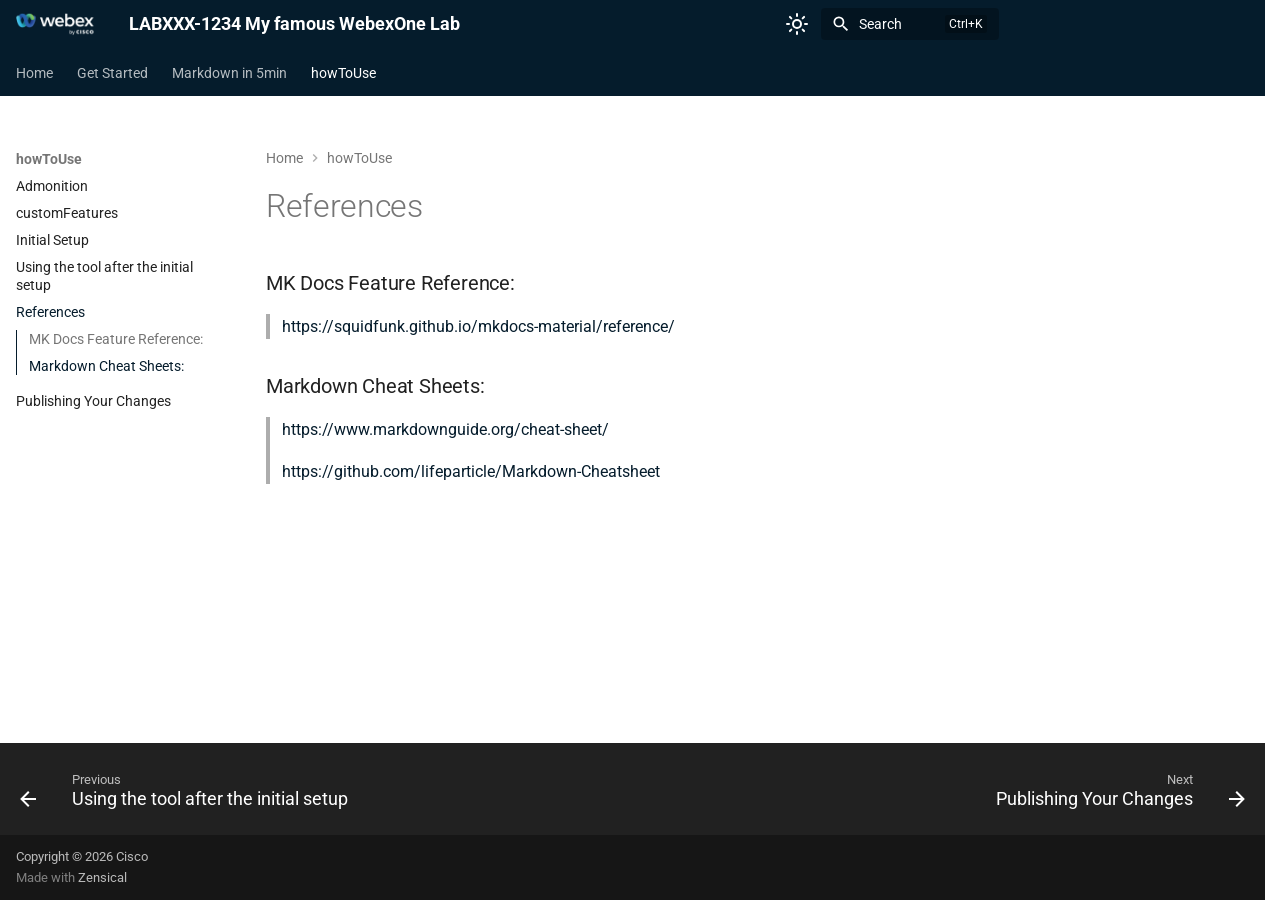
<file: site/howToUse/references/index.html>
<!doctype html>
<html lang="en" class="no-js">
  <head>
    
      <meta charset="utf-8">
      <meta name="viewport" content="width=device-width,initial-scale=1">
      
        <meta name="description" content="LABXXX-1234 My famous WebexOne Lab">
      
      
        <meta name="author" content="your name here">
      
      
      
        <link rel="prev" href="../postInitial/">
      
      
        <link rel="next" href="../syncChanges/">
      
      
        
      
      
      <link rel="icon" href="../../template_assets/webex75.png">
      <meta name="generator" content="zensical-0.0.27">
    
    
      
        <title>References - LABXXX-1234 My famous WebexOne Lab</title>
      
    
    
      
        
      
      <link rel="stylesheet" href="../../assets/stylesheets/classic/main.d9d44b50.min.css">
      
        
          
        
        <link rel="stylesheet" href="../../assets/stylesheets/classic/palette.7dc9a0ad.min.css">
      
      


    
    
      
    
    
      
        
        
        <link rel="preconnect" href="https://fonts.gstatic.com" crossorigin>
        <link rel="stylesheet" href="https://fonts.googleapis.com/css?family=Roboto:300,300i,400,400i,500,500i,700,700i%7CRoboto+Mono:400,400i,700,700i&display=fallback">
        <style>:root{--md-text-font:"Roboto";--md-code-font:"Roboto Mono"}</style>
      
    
    
      <link rel="stylesheet" href="../../stylesheets/extra.css">
    
    <script>__md_scope=new URL("../..",location),__md_hash=e=>[...e].reduce(((e,t)=>(e<<5)-e+t.charCodeAt(0)),0),__md_get=(e,t=localStorage,a=__md_scope)=>JSON.parse(t.getItem(a.pathname+"."+e)),__md_set=(e,t,a=localStorage,_=__md_scope)=>{try{a.setItem(_.pathname+"."+e,JSON.stringify(t))}catch(e){}},document.documentElement.setAttribute("data-platform",navigator.platform)</script>
    
      

    
    
  </head>
  
  
    
    
      
    
    
    
    
    <body dir="ltr" data-md-color-scheme="default" data-md-color-primary="indigo" data-md-color-accent="indigo">
  
    
    <input class="md-toggle" data-md-toggle="drawer" type="checkbox" id="__drawer" autocomplete="off">
    <input class="md-toggle" data-md-toggle="search" type="checkbox" id="__search" autocomplete="off">
    <label class="md-overlay" for="__drawer" aria-label="Navigation"></label>
    <div data-md-component="skip">
      
        
        <a href="#mk-docs-feature-reference" class="md-skip">
          Skip to content
        </a>
      
    </div>
    <div data-md-component="announce">
      
    </div>
    
    
      

<header class="md-header" data-md-component="header">
  <nav class="md-header__inner md-grid" aria-label="Header">
    <a href="../.." title="LABXXX-1234 My famous WebexOne Lab" class="md-header__button md-logo" aria-label="LABXXX-1234 My famous WebexOne Lab" data-md-component="logo">
      
  <img src="../../template_assets/webexLogo91.png" alt="LABXXX-1234 My famous WebexOne Lab">

    </a>
    <label class="md-header__button md-icon" for="__drawer" aria-label="Navigation">
      
      <svg xmlns="http://www.w3.org/2000/svg" viewBox="0 0 24 24"><path d="M3 6h18v2H3zm0 5h18v2H3zm0 5h18v2H3z"/></svg>
    </label>
    <div class="md-header__title" data-md-component="header-title">
      <div class="md-header__ellipsis">
        <div class="md-header__topic">
          <span class="md-ellipsis">
            LABXXX-1234 My famous WebexOne Lab
          </span>
        </div>
        <div class="md-header__topic" data-md-component="header-topic">
          <span class="md-ellipsis">
            
              References
            
          </span>
        </div>
      </div>
    </div>
    
      
        <form class="md-header__option" data-md-component="palette">
  
    
    
    
    <input class="md-option" data-md-color-media="none" data-md-color-scheme="default" data-md-color-primary="indigo" data-md-color-accent="indigo"  aria-label="Switch to dark mode"  type="radio" name="__palette" id="__palette_0">
    
      <label class="md-header__button md-icon" title="Switch to dark mode" for="__palette_1" hidden>
        <svg xmlns="http://www.w3.org/2000/svg" fill="none" stroke="currentColor" stroke-linecap="round" stroke-linejoin="round" stroke-width="2" class="lucide lucide-sun" viewBox="0 0 24 24"><circle cx="12" cy="12" r="4"/><path d="M12 2v2M12 20v2M4.93 4.93l1.41 1.41M17.66 17.66l1.41 1.41M2 12h2M20 12h2M6.34 17.66l-1.41 1.41M19.07 4.93l-1.41 1.41"/></svg>
      </label>
    
  
    
    
    
    <input class="md-option" data-md-color-media="none" data-md-color-scheme="slate" data-md-color-primary="indigo" data-md-color-accent="indigo"  aria-label="Switch to light mode"  type="radio" name="__palette" id="__palette_1">
    
      <label class="md-header__button md-icon" title="Switch to light mode" for="__palette_0" hidden>
        <svg xmlns="http://www.w3.org/2000/svg" fill="none" stroke="currentColor" stroke-linecap="round" stroke-linejoin="round" stroke-width="2" class="lucide lucide-moon" viewBox="0 0 24 24"><path d="M20.985 12.486a9 9 0 1 1-9.473-9.472c.405-.022.617.46.402.803a6 6 0 0 0 8.268 8.268c.344-.215.825-.004.803.401"/></svg>
      </label>
    
  
</form>
      
    
    
      <script>var palette=__md_get("__palette");if(palette&&palette.color){if("(prefers-color-scheme)"===palette.color.media){var media=matchMedia("(prefers-color-scheme: light)"),input=document.querySelector(media.matches?"[data-md-color-media='(prefers-color-scheme: light)']":"[data-md-color-media='(prefers-color-scheme: dark)']");palette.color.media=input.getAttribute("data-md-color-media"),palette.color.scheme=input.getAttribute("data-md-color-scheme"),palette.color.primary=input.getAttribute("data-md-color-primary"),palette.color.accent=input.getAttribute("data-md-color-accent")}for(var[key,value]of Object.entries(palette.color))document.body.setAttribute("data-md-color-"+key,value)}</script>
    
    
    
      
      
        <label class="md-header__button md-icon" for="__search" aria-label="Search">
          
          <svg xmlns="http://www.w3.org/2000/svg" viewBox="0 0 24 24"><path d="M9.5 3A6.5 6.5 0 0 1 16 9.5c0 1.61-.59 3.09-1.56 4.23l.27.27h.79l5 5-1.5 1.5-5-5v-.79l-.27-.27A6.52 6.52 0 0 1 9.5 16 6.5 6.5 0 0 1 3 9.5 6.5 6.5 0 0 1 9.5 3m0 2C7 5 5 7 5 9.5S7 14 9.5 14 14 12 14 9.5 12 5 9.5 5"/></svg>
        </label>
        <div class="md-search" data-md-component="search" role="dialog" aria-label="Search">
  <button type="button" class="md-search__button">
    Search
  </button>
</div>
      
    
    <div class="md-header__source">
      
    </div>
  </nav>
  
</header>
    
    <div class="md-container" data-md-component="container">
      
      
        
          
            
<nav class="md-tabs" aria-label="Tabs" data-md-component="tabs">
  <div class="md-grid">
    <ul class="md-tabs__list">
      
        
  
  
  
  
    <li class="md-tabs__item">
      <a href="../.." class="md-tabs__link">
        
  
  Home

      </a>
    </li>
  

      
        
  
  
  
  
    <li class="md-tabs__item">
      <a href="../../intro/" class="md-tabs__link">
        
  
  Get Started

      </a>
    </li>
  

      
        
  
  
  
  
    <li class="md-tabs__item">
      <a href="../../markdown/" class="md-tabs__link">
        
  
  Markdown in 5min

      </a>
    </li>
  

      
        
  
  
  
    
  
  
    
    
      <li class="md-tabs__item md-tabs__item--active">
        <a href="../admonition/" class="md-tabs__link">
          
  
  howToUse

        </a>
      </li>
    
  

      
    </ul>
  </div>
</nav>
          
        
      
      <main class="md-main" data-md-component="main">
        <div class="md-main__inner md-grid">
          
            
              
              <div class="md-sidebar md-sidebar--primary" data-md-component="sidebar" data-md-type="navigation" >
                <div class="md-sidebar__scrollwrap">
                  <div class="md-sidebar__inner">
                    


  


  

<nav class="md-nav md-nav--primary md-nav--lifted md-nav--integrated" aria-label="Navigation" data-md-level="0">
  <label class="md-nav__title" for="__drawer">
    <a href="../.." title="LABXXX-1234 My famous WebexOne Lab" class="md-nav__button md-logo" aria-label="LABXXX-1234 My famous WebexOne Lab" data-md-component="logo">
      
  <img src="../../template_assets/webexLogo91.png" alt="LABXXX-1234 My famous WebexOne Lab">

    </a>
    LABXXX-1234 My famous WebexOne Lab
  </label>
  
  <ul class="md-nav__list" data-md-scrollfix>
    
      
      
  
  
  
  
    <li class="md-nav__item">
      <a href="../.." class="md-nav__link">
        
  
  
  <span class="md-ellipsis">
    
  
    Home
  

    
  </span>
  
  

      </a>
    </li>
  

    
      
      
  
  
  
  
    <li class="md-nav__item">
      <a href="../../intro/" class="md-nav__link">
        
  
  
    <svg xmlns="http://www.w3.org/2000/svg" fill="none" stroke="currentColor" stroke-linecap="round" stroke-linejoin="round" stroke-width="2" class="lucide lucide-rocket" viewBox="0 0 24 24"><path d="M4.5 16.5c-1.5 1.26-2 5-2 5s3.74-.5 5-2c.71-.84.7-2.13-.09-2.91a2.18 2.18 0 0 0-2.91-.09M12 15l-3-3a22 22 0 0 1 2-3.95A12.88 12.88 0 0 1 22 2c0 2.72-.78 7.5-6 11a22.4 22.4 0 0 1-4 2"/><path d="M9 12H4s.55-3.03 2-4c1.62-1.08 5 0 5 0M12 15v5s3.03-.55 4-2c1.08-1.62 0-5 0-5"/></svg>
  
  <span class="md-ellipsis">
    
  
    Get Started
  

    
  </span>
  
  

      </a>
    </li>
  

    
      
      
  
  
  
  
    <li class="md-nav__item">
      <a href="../../markdown/" class="md-nav__link">
        
  
  
    <svg xmlns="http://www.w3.org/2000/svg" viewBox="0 0 24 24"><path d="M22.27 19.385H1.73A1.73 1.73 0 0 1 0 17.655V6.345a1.73 1.73 0 0 1 1.73-1.73h20.54A1.73 1.73 0 0 1 24 6.345v11.308a1.73 1.73 0 0 1-1.73 1.731zM5.769 15.923v-4.5l2.308 2.885 2.307-2.885v4.5h2.308V8.078h-2.308l-2.307 2.885-2.308-2.885H3.46v7.847zM21.232 12h-2.309V8.077h-2.307V12h-2.308l3.461 4.039z"/></svg>
  
  <span class="md-ellipsis">
    
  
    Markdown in 5min
  

    
  </span>
  
  

      </a>
    </li>
  

    
      
      
  
  
    
  
  
  
    
    
      
        
      
        
      
        
      
        
      
        
      
        
      
    
    
    
      
        
        
      
      
    
    
    <li class="md-nav__item md-nav__item--active md-nav__item--section md-nav__item--nested">
      
        
        
        <input class="md-nav__toggle md-toggle " type="checkbox" id="__nav_4" checked>
        
          
          <label class="md-nav__link" for="__nav_4" id="__nav_4_label" tabindex="">
            
  
  
  <span class="md-ellipsis">
    
  
    howToUse
  

    
  </span>
  
  

            <span class="md-nav__icon md-icon"></span>
          </label>
        
        <nav class="md-nav" data-md-level="1" aria-labelledby="__nav_4_label" aria-expanded="true">
          <label class="md-nav__title" for="__nav_4">
            <span class="md-nav__icon md-icon"></span>
            
  
    howToUse
  

          </label>
          <ul class="md-nav__list" data-md-scrollfix>
            
              
                
  
  
  
  
    <li class="md-nav__item">
      <a href="../admonition/" class="md-nav__link">
        
  
  
  <span class="md-ellipsis">
    
  
    Admonition
  

    
  </span>
  
  

      </a>
    </li>
  

              
            
              
                
  
  
  
  
    <li class="md-nav__item">
      <a href="../customFeatures/" class="md-nav__link">
        
  
  
  <span class="md-ellipsis">
    
  
    customFeatures
  

    
  </span>
  
  

      </a>
    </li>
  

              
            
              
                
  
  
  
  
    <li class="md-nav__item">
      <a href="../initialSetup/" class="md-nav__link">
        
  
  
  <span class="md-ellipsis">
    
  
    Initial Setup
  

    
  </span>
  
  

      </a>
    </li>
  

              
            
              
                
  
  
  
  
    <li class="md-nav__item">
      <a href="../postInitial/" class="md-nav__link">
        
  
  
  <span class="md-ellipsis">
    
  
    Using the tool after the initial setup
  

    
  </span>
  
  

      </a>
    </li>
  

              
            
              
                
  
  
    
  
  
  
    <li class="md-nav__item md-nav__item--active">
      
      <input class="md-nav__toggle md-toggle" type="checkbox" id="__toc">
      
      
      
        <label class="md-nav__link md-nav__link--active" for="__toc">
          
  
  
  <span class="md-ellipsis">
    
  
    References
  

    
  </span>
  
  

          <span class="md-nav__icon md-icon"></span>
        </label>
      
      <a href="././" class="md-nav__link md-nav__link--active">
        
  
  
  <span class="md-ellipsis">
    
  
    References
  

    
  </span>
  
  

      </a>
      
        


<nav class="md-nav md-nav--secondary" aria-label="On this page">
  
  
  
  
    <label class="md-nav__title" for="__toc">
      <span class="md-nav__icon md-icon"></span>
      On this page
    </label>
    <ul class="md-nav__list" data-md-component="toc" data-md-scrollfix>
      
        <li class="md-nav__item">
  <a href="#mk-docs-feature-reference" class="md-nav__link">
    <span class="md-ellipsis">
      
        MK Docs Feature Reference:
      
    </span>
  </a>
  
</li>
      
        <li class="md-nav__item">
  <a href="#markdown-cheat-sheets" class="md-nav__link">
    <span class="md-ellipsis">
      
        Markdown Cheat Sheets:
      
    </span>
  </a>
  
</li>
      
    </ul>
  
</nav>
      
    </li>
  

              
            
              
                
  
  
  
  
    <li class="md-nav__item">
      <a href="../syncChanges/" class="md-nav__link">
        
  
  
  <span class="md-ellipsis">
    
  
    Publishing Your Changes
  

    
  </span>
  
  

      </a>
    </li>
  

              
            
          </ul>
        </nav>
      
    </li>
  

    
  </ul>
</nav>
                  </div>
                </div>
              </div>
            
            
          
          
            <div class="md-content" data-md-component="content">
              
                



  


  <nav class="md-path" aria-label="Navigation" >
    <ol class="md-path__list">
      
        
  
  
    <li class="md-path__item">
      <a href="../.." class="md-path__link">
        
  <span class="md-ellipsis">
    Home
  </span>

      </a>
    </li>
  

      
      
        
  
  
    
    
      <li class="md-path__item">
        <a href="../admonition/" class="md-path__link">
          
  <span class="md-ellipsis">
    howToUse
  </span>

        </a>
      </li>
    
  

      
    </ol>
  </nav>

              
              <article class="md-content__inner md-typeset">
                
                  

  <h1 id="__skip">References</h1>

<h3 id="mk-docs-feature-reference">MK Docs Feature Reference:<a class="headerlink" href="#mk-docs-feature-reference" title="Permanent link">&para;</a></h3>
<blockquote>
<p><a href="https://squidfunk.github.io/mkdocs-material/reference/" target="_blank">https://squidfunk.github.io/mkdocs-material/reference/</a>  </p>
</blockquote>
<h3 id="markdown-cheat-sheets">Markdown Cheat Sheets:<a class="headerlink" href="#markdown-cheat-sheets" title="Permanent link">&para;</a></h3>
<blockquote>
<p><a href="https://www.markdownguide.org/cheat-sheet/" target="_blank">https://www.markdownguide.org/cheat-sheet/</a>  </p>
<p><a href="https://github.com/lifeparticle/Markdown-Cheatsheet" target="_blank">https://github.com/lifeparticle/Markdown-Cheatsheet</a>  </p>
</blockquote>














                
              </article>
            </div>
          
          
  <script>var tabs=__md_get("__tabs");if(Array.isArray(tabs))e:for(var set of document.querySelectorAll(".tabbed-set")){var labels=set.querySelector(".tabbed-labels");for(var tab of tabs)for(var label of labels.getElementsByTagName("label"))if(label.innerText.trim()===tab){var input=document.getElementById(label.htmlFor);input.checked=!0;continue e}}</script>

<script>var target=document.getElementById(location.hash.slice(1));target&&target.name&&(target.checked=target.name.startsWith("__tabbed_"))</script>
        </div>
        
          <button type="button" class="md-top md-icon" data-md-component="top" hidden>
  
  <svg xmlns="http://www.w3.org/2000/svg" viewBox="0 0 24 24"><path d="M13 20h-2V8l-5.5 5.5-1.42-1.42L12 4.16l7.92 7.92-1.42 1.42L13 8z"/></svg>
  Back to top
</button>
        
      </main>
      
        <footer class="md-footer">
  
    
      
      <nav class="md-footer__inner md-grid" aria-label="Footer" >
        
          
          <a href="../postInitial/" class="md-footer__link md-footer__link--prev" aria-label="Previous: Using the tool after the initial setup">
            <div class="md-footer__button md-icon">
              
              <svg xmlns="http://www.w3.org/2000/svg" viewBox="0 0 24 24"><path d="M20 11v2H8l5.5 5.5-1.42 1.42L4.16 12l7.92-7.92L13.5 5.5 8 11z"/></svg>
            </div>
            <div class="md-footer__title">
              <span class="md-footer__direction">
                Previous
              </span>
              <div class="md-ellipsis">
                Using the tool after the initial setup
              </div>
            </div>
          </a>
        
        
          
          <a href="../syncChanges/" class="md-footer__link md-footer__link--next" aria-label="Next: Publishing Your Changes">
            <div class="md-footer__title">
              <span class="md-footer__direction">
                Next
              </span>
              <div class="md-ellipsis">
                Publishing Your Changes
              </div>
            </div>
            <div class="md-footer__button md-icon">
              
              <svg xmlns="http://www.w3.org/2000/svg" viewBox="0 0 24 24"><path d="M4 11v2h12l-5.5 5.5 1.42 1.42L19.84 12l-7.92-7.92L10.5 5.5 16 11z"/></svg>
            </div>
          </a>
        
      </nav>
    
  
  <div class="md-footer-meta md-typeset">
    <div class="md-footer-meta__inner md-grid">
      <div class="md-copyright">
  
    <div class="md-copyright__highlight">
      Copyright &copy; 2026 Cisco

    </div>
  
  
    Made with
    <a href="https://zensical.org/" target="_blank" rel="noopener">
      Zensical
    </a>
  
</div>
      
    </div>
  </div>
</footer>
      
    </div>
    <div class="md-dialog" data-md-component="dialog">
      <div class="md-dialog__inner md-typeset"></div>
    </div>
    
    
    
      
      
      
      <script id="__config" type="application/json">{"annotate":null,"base":"../..","features":["announce.dismiss","content.code.annotate","content.code.copy","content.code.select","content.footnote.tooltips","content.tabs.link","content.tooltips","header.autohide","navigation.expand","navigation.footer","navigation.indexes","navigation.instant","navigation.instant.prefetch","navigation.path","navigation.tabs","navigation.top","search.highlight","toc.integrate"],"search":"../../assets/javascripts/workers/search.e2d2d235.min.js","tags":null,"translations":{"clipboard.copied":"Copied to clipboard","clipboard.copy":"Copy to clipboard","search.result.more.one":"1 more on this page","search.result.more.other":"# more on this page","search.result.none":"No matching documents","search.result.one":"1 matching document","search.result.other":"# matching documents","search.result.placeholder":"Type to start searching","search.result.term.missing":"Missing","select.version":"Select version"},"version":null}</script>
    
    
      <script src="../../assets/javascripts/bundle.5fd3284f.min.js"></script>
      
        <script src="../../template_assets/js/newLoad.js"></script>
      
        <script src="../../template_assets/js/setInfo.js"></script>
      
    
  </body>
</html>
</file>
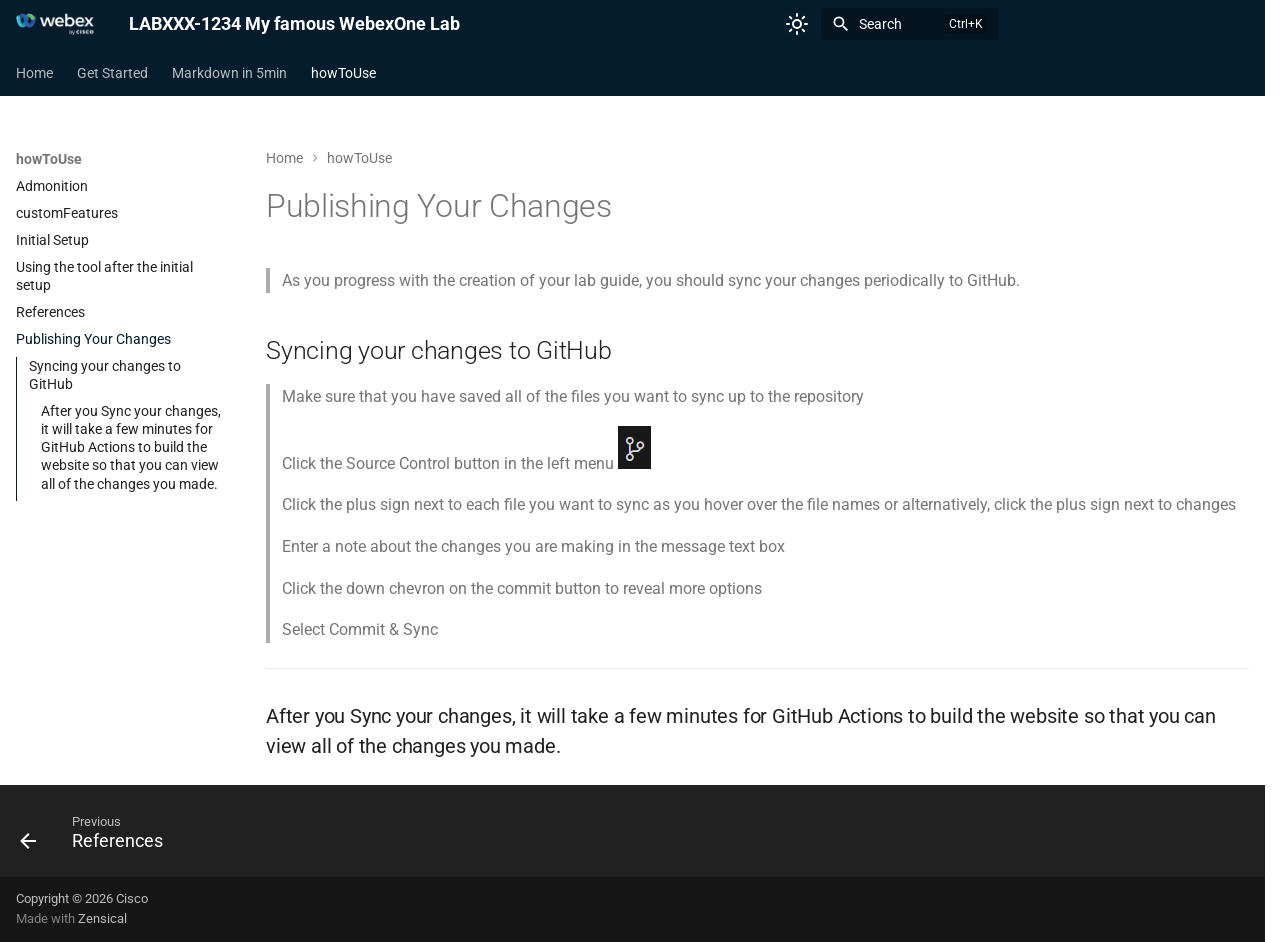
<file: site/howToUse/syncChanges/index.html>
<!doctype html>
<html lang="en" class="no-js">
  <head>
    
      <meta charset="utf-8">
      <meta name="viewport" content="width=device-width,initial-scale=1">
      
        <meta name="description" content="LABXXX-1234 My famous WebexOne Lab">
      
      
        <meta name="author" content="your name here">
      
      
      
        <link rel="prev" href="../references/">
      
      
      
        
      
      
      <link rel="icon" href="../../template_assets/webex75.png">
      <meta name="generator" content="zensical-0.0.27">
    
    
      
        <title>Publishing Your Changes - LABXXX-1234 My famous WebexOne Lab</title>
      
    
    
      
        
      
      <link rel="stylesheet" href="../../assets/stylesheets/classic/main.d9d44b50.min.css">
      
        
          
        
        <link rel="stylesheet" href="../../assets/stylesheets/classic/palette.7dc9a0ad.min.css">
      
      


    
    
      
    
    
      
        
        
        <link rel="preconnect" href="https://fonts.gstatic.com" crossorigin>
        <link rel="stylesheet" href="https://fonts.googleapis.com/css?family=Roboto:300,300i,400,400i,500,500i,700,700i%7CRoboto+Mono:400,400i,700,700i&display=fallback">
        <style>:root{--md-text-font:"Roboto";--md-code-font:"Roboto Mono"}</style>
      
    
    
      <link rel="stylesheet" href="../../stylesheets/extra.css">
    
    <script>__md_scope=new URL("../..",location),__md_hash=e=>[...e].reduce(((e,t)=>(e<<5)-e+t.charCodeAt(0)),0),__md_get=(e,t=localStorage,a=__md_scope)=>JSON.parse(t.getItem(a.pathname+"."+e)),__md_set=(e,t,a=localStorage,_=__md_scope)=>{try{a.setItem(_.pathname+"."+e,JSON.stringify(t))}catch(e){}},document.documentElement.setAttribute("data-platform",navigator.platform)</script>
    
      

    
    
  </head>
  
  
    
    
      
    
    
    
    
    <body dir="ltr" data-md-color-scheme="default" data-md-color-primary="indigo" data-md-color-accent="indigo">
  
    
    <input class="md-toggle" data-md-toggle="drawer" type="checkbox" id="__drawer" autocomplete="off">
    <input class="md-toggle" data-md-toggle="search" type="checkbox" id="__search" autocomplete="off">
    <label class="md-overlay" for="__drawer" aria-label="Navigation"></label>
    <div data-md-component="skip">
      
        
        <a href="#publishing-your-changes" class="md-skip">
          Skip to content
        </a>
      
    </div>
    <div data-md-component="announce">
      
    </div>
    
    
      

<header class="md-header" data-md-component="header">
  <nav class="md-header__inner md-grid" aria-label="Header">
    <a href="../.." title="LABXXX-1234 My famous WebexOne Lab" class="md-header__button md-logo" aria-label="LABXXX-1234 My famous WebexOne Lab" data-md-component="logo">
      
  <img src="../../template_assets/webexLogo91.png" alt="LABXXX-1234 My famous WebexOne Lab">

    </a>
    <label class="md-header__button md-icon" for="__drawer" aria-label="Navigation">
      
      <svg xmlns="http://www.w3.org/2000/svg" viewBox="0 0 24 24"><path d="M3 6h18v2H3zm0 5h18v2H3zm0 5h18v2H3z"/></svg>
    </label>
    <div class="md-header__title" data-md-component="header-title">
      <div class="md-header__ellipsis">
        <div class="md-header__topic">
          <span class="md-ellipsis">
            LABXXX-1234 My famous WebexOne Lab
          </span>
        </div>
        <div class="md-header__topic" data-md-component="header-topic">
          <span class="md-ellipsis">
            
              Publishing Your Changes
            
          </span>
        </div>
      </div>
    </div>
    
      
        <form class="md-header__option" data-md-component="palette">
  
    
    
    
    <input class="md-option" data-md-color-media="none" data-md-color-scheme="default" data-md-color-primary="indigo" data-md-color-accent="indigo"  aria-label="Switch to dark mode"  type="radio" name="__palette" id="__palette_0">
    
      <label class="md-header__button md-icon" title="Switch to dark mode" for="__palette_1" hidden>
        <svg xmlns="http://www.w3.org/2000/svg" fill="none" stroke="currentColor" stroke-linecap="round" stroke-linejoin="round" stroke-width="2" class="lucide lucide-sun" viewBox="0 0 24 24"><circle cx="12" cy="12" r="4"/><path d="M12 2v2M12 20v2M4.93 4.93l1.41 1.41M17.66 17.66l1.41 1.41M2 12h2M20 12h2M6.34 17.66l-1.41 1.41M19.07 4.93l-1.41 1.41"/></svg>
      </label>
    
  
    
    
    
    <input class="md-option" data-md-color-media="none" data-md-color-scheme="slate" data-md-color-primary="indigo" data-md-color-accent="indigo"  aria-label="Switch to light mode"  type="radio" name="__palette" id="__palette_1">
    
      <label class="md-header__button md-icon" title="Switch to light mode" for="__palette_0" hidden>
        <svg xmlns="http://www.w3.org/2000/svg" fill="none" stroke="currentColor" stroke-linecap="round" stroke-linejoin="round" stroke-width="2" class="lucide lucide-moon" viewBox="0 0 24 24"><path d="M20.985 12.486a9 9 0 1 1-9.473-9.472c.405-.022.617.46.402.803a6 6 0 0 0 8.268 8.268c.344-.215.825-.004.803.401"/></svg>
      </label>
    
  
</form>
      
    
    
      <script>var palette=__md_get("__palette");if(palette&&palette.color){if("(prefers-color-scheme)"===palette.color.media){var media=matchMedia("(prefers-color-scheme: light)"),input=document.querySelector(media.matches?"[data-md-color-media='(prefers-color-scheme: light)']":"[data-md-color-media='(prefers-color-scheme: dark)']");palette.color.media=input.getAttribute("data-md-color-media"),palette.color.scheme=input.getAttribute("data-md-color-scheme"),palette.color.primary=input.getAttribute("data-md-color-primary"),palette.color.accent=input.getAttribute("data-md-color-accent")}for(var[key,value]of Object.entries(palette.color))document.body.setAttribute("data-md-color-"+key,value)}</script>
    
    
    
      
      
        <label class="md-header__button md-icon" for="__search" aria-label="Search">
          
          <svg xmlns="http://www.w3.org/2000/svg" viewBox="0 0 24 24"><path d="M9.5 3A6.5 6.5 0 0 1 16 9.5c0 1.61-.59 3.09-1.56 4.23l.27.27h.79l5 5-1.5 1.5-5-5v-.79l-.27-.27A6.52 6.52 0 0 1 9.5 16 6.5 6.5 0 0 1 3 9.5 6.5 6.5 0 0 1 9.5 3m0 2C7 5 5 7 5 9.5S7 14 9.5 14 14 12 14 9.5 12 5 9.5 5"/></svg>
        </label>
        <div class="md-search" data-md-component="search" role="dialog" aria-label="Search">
  <button type="button" class="md-search__button">
    Search
  </button>
</div>
      
    
    <div class="md-header__source">
      
    </div>
  </nav>
  
</header>
    
    <div class="md-container" data-md-component="container">
      
      
        
          
            
<nav class="md-tabs" aria-label="Tabs" data-md-component="tabs">
  <div class="md-grid">
    <ul class="md-tabs__list">
      
        
  
  
  
  
    <li class="md-tabs__item">
      <a href="../.." class="md-tabs__link">
        
  
  Home

      </a>
    </li>
  

      
        
  
  
  
  
    <li class="md-tabs__item">
      <a href="../../intro/" class="md-tabs__link">
        
  
  Get Started

      </a>
    </li>
  

      
        
  
  
  
  
    <li class="md-tabs__item">
      <a href="../../markdown/" class="md-tabs__link">
        
  
  Markdown in 5min

      </a>
    </li>
  

      
        
  
  
  
    
  
  
    
    
      <li class="md-tabs__item md-tabs__item--active">
        <a href="../admonition/" class="md-tabs__link">
          
  
  howToUse

        </a>
      </li>
    
  

      
    </ul>
  </div>
</nav>
          
        
      
      <main class="md-main" data-md-component="main">
        <div class="md-main__inner md-grid">
          
            
              
              <div class="md-sidebar md-sidebar--primary" data-md-component="sidebar" data-md-type="navigation" >
                <div class="md-sidebar__scrollwrap">
                  <div class="md-sidebar__inner">
                    


  


  

<nav class="md-nav md-nav--primary md-nav--lifted md-nav--integrated" aria-label="Navigation" data-md-level="0">
  <label class="md-nav__title" for="__drawer">
    <a href="../.." title="LABXXX-1234 My famous WebexOne Lab" class="md-nav__button md-logo" aria-label="LABXXX-1234 My famous WebexOne Lab" data-md-component="logo">
      
  <img src="../../template_assets/webexLogo91.png" alt="LABXXX-1234 My famous WebexOne Lab">

    </a>
    LABXXX-1234 My famous WebexOne Lab
  </label>
  
  <ul class="md-nav__list" data-md-scrollfix>
    
      
      
  
  
  
  
    <li class="md-nav__item">
      <a href="../.." class="md-nav__link">
        
  
  
  <span class="md-ellipsis">
    
  
    Home
  

    
  </span>
  
  

      </a>
    </li>
  

    
      
      
  
  
  
  
    <li class="md-nav__item">
      <a href="../../intro/" class="md-nav__link">
        
  
  
    <svg xmlns="http://www.w3.org/2000/svg" fill="none" stroke="currentColor" stroke-linecap="round" stroke-linejoin="round" stroke-width="2" class="lucide lucide-rocket" viewBox="0 0 24 24"><path d="M4.5 16.5c-1.5 1.26-2 5-2 5s3.74-.5 5-2c.71-.84.7-2.13-.09-2.91a2.18 2.18 0 0 0-2.91-.09M12 15l-3-3a22 22 0 0 1 2-3.95A12.88 12.88 0 0 1 22 2c0 2.72-.78 7.5-6 11a22.4 22.4 0 0 1-4 2"/><path d="M9 12H4s.55-3.03 2-4c1.62-1.08 5 0 5 0M12 15v5s3.03-.55 4-2c1.08-1.62 0-5 0-5"/></svg>
  
  <span class="md-ellipsis">
    
  
    Get Started
  

    
  </span>
  
  

      </a>
    </li>
  

    
      
      
  
  
  
  
    <li class="md-nav__item">
      <a href="../../markdown/" class="md-nav__link">
        
  
  
    <svg xmlns="http://www.w3.org/2000/svg" viewBox="0 0 24 24"><path d="M22.27 19.385H1.73A1.73 1.73 0 0 1 0 17.655V6.345a1.73 1.73 0 0 1 1.73-1.73h20.54A1.73 1.73 0 0 1 24 6.345v11.308a1.73 1.73 0 0 1-1.73 1.731zM5.769 15.923v-4.5l2.308 2.885 2.307-2.885v4.5h2.308V8.078h-2.308l-2.307 2.885-2.308-2.885H3.46v7.847zM21.232 12h-2.309V8.077h-2.307V12h-2.308l3.461 4.039z"/></svg>
  
  <span class="md-ellipsis">
    
  
    Markdown in 5min
  

    
  </span>
  
  

      </a>
    </li>
  

    
      
      
  
  
    
  
  
  
    
    
      
        
      
        
      
        
      
        
      
        
      
        
      
    
    
    
      
        
        
      
      
    
    
    <li class="md-nav__item md-nav__item--active md-nav__item--section md-nav__item--nested">
      
        
        
        <input class="md-nav__toggle md-toggle " type="checkbox" id="__nav_4" checked>
        
          
          <label class="md-nav__link" for="__nav_4" id="__nav_4_label" tabindex="">
            
  
  
  <span class="md-ellipsis">
    
  
    howToUse
  

    
  </span>
  
  

            <span class="md-nav__icon md-icon"></span>
          </label>
        
        <nav class="md-nav" data-md-level="1" aria-labelledby="__nav_4_label" aria-expanded="true">
          <label class="md-nav__title" for="__nav_4">
            <span class="md-nav__icon md-icon"></span>
            
  
    howToUse
  

          </label>
          <ul class="md-nav__list" data-md-scrollfix>
            
              
                
  
  
  
  
    <li class="md-nav__item">
      <a href="../admonition/" class="md-nav__link">
        
  
  
  <span class="md-ellipsis">
    
  
    Admonition
  

    
  </span>
  
  

      </a>
    </li>
  

              
            
              
                
  
  
  
  
    <li class="md-nav__item">
      <a href="../customFeatures/" class="md-nav__link">
        
  
  
  <span class="md-ellipsis">
    
  
    customFeatures
  

    
  </span>
  
  

      </a>
    </li>
  

              
            
              
                
  
  
  
  
    <li class="md-nav__item">
      <a href="../initialSetup/" class="md-nav__link">
        
  
  
  <span class="md-ellipsis">
    
  
    Initial Setup
  

    
  </span>
  
  

      </a>
    </li>
  

              
            
              
                
  
  
  
  
    <li class="md-nav__item">
      <a href="../postInitial/" class="md-nav__link">
        
  
  
  <span class="md-ellipsis">
    
  
    Using the tool after the initial setup
  

    
  </span>
  
  

      </a>
    </li>
  

              
            
              
                
  
  
  
  
    <li class="md-nav__item">
      <a href="../references/" class="md-nav__link">
        
  
  
  <span class="md-ellipsis">
    
  
    References
  

    
  </span>
  
  

      </a>
    </li>
  

              
            
              
                
  
  
    
  
  
  
    <li class="md-nav__item md-nav__item--active">
      
      <input class="md-nav__toggle md-toggle" type="checkbox" id="__toc">
      
      
        
      
      
        <label class="md-nav__link md-nav__link--active" for="__toc">
          
  
  
  <span class="md-ellipsis">
    
  
    Publishing Your Changes
  

    
  </span>
  
  

          <span class="md-nav__icon md-icon"></span>
        </label>
      
      <a href="././" class="md-nav__link md-nav__link--active">
        
  
  
  <span class="md-ellipsis">
    
  
    Publishing Your Changes
  

    
  </span>
  
  

      </a>
      
        


<nav class="md-nav md-nav--secondary" aria-label="On this page">
  
  
  
    
  
  
    <label class="md-nav__title" for="__toc">
      <span class="md-nav__icon md-icon"></span>
      On this page
    </label>
    <ul class="md-nav__list" data-md-component="toc" data-md-scrollfix>
      
        <li class="md-nav__item">
  <a href="#syncing-your-changes-to-github" class="md-nav__link">
    <span class="md-ellipsis">
      
        Syncing your changes to GitHub
      
    </span>
  </a>
  
    <nav class="md-nav" aria-label="Syncing your changes to GitHub">
      <ul class="md-nav__list">
        
          <li class="md-nav__item">
  <a href="#after-you-sync-your-changes-it-will-take-a-few-minutes-for-github-actions-to-build-the-website-so-that-you-can-view-all-of-the-changes-you-made" class="md-nav__link">
    <span class="md-ellipsis">
      
        After you Sync your changes, it will take a few minutes for GitHub Actions to build the website so that you can view all of the changes you made.
      
    </span>
  </a>
  
</li>
        
      </ul>
    </nav>
  
</li>
      
    </ul>
  
</nav>
      
    </li>
  

              
            
          </ul>
        </nav>
      
    </li>
  

    
  </ul>
</nav>
                  </div>
                </div>
              </div>
            
            
          
          
            <div class="md-content" data-md-component="content">
              
                



  


  <nav class="md-path" aria-label="Navigation" >
    <ol class="md-path__list">
      
        
  
  
    <li class="md-path__item">
      <a href="../.." class="md-path__link">
        
  <span class="md-ellipsis">
    Home
  </span>

      </a>
    </li>
  

      
      
        
  
  
    
    
      <li class="md-path__item">
        <a href="../admonition/" class="md-path__link">
          
  <span class="md-ellipsis">
    howToUse
  </span>

        </a>
      </li>
    
  

      
    </ol>
  </nav>

              
              <article class="md-content__inner md-typeset">
                
                  

<h1 id="publishing-your-changes">Publishing Your Changes<a class="headerlink" href="#publishing-your-changes" title="Permanent link">&para;</a></h1>
<blockquote>
<p>As you progress with the creation of your lab guide, you should sync your changes periodically to GitHub.  </p>
</blockquote>
<h2 id="syncing-your-changes-to-github">Syncing your changes to GitHub<a class="headerlink" href="#syncing-your-changes-to-github" title="Permanent link">&para;</a></h2>
<blockquote>
<p>Make sure that you have saved all of the files you want to sync up to the repository</p>
<p>Click the Source Control button in the left menu <img alt="alt text" src="../assets/sourceControl.png" /></p>
<p>Click the plus sign next to each file you want to sync as you hover over the file names or alternatively, click the plus sign next to changes</p>
<p>Enter a note about the changes you are making in the message text box</p>
<p>Click the down chevron  on the commit button to reveal more options</p>
<p>Select Commit &amp; Sync
</p>
</blockquote>
<hr />
<h3 id="after-you-sync-your-changes-it-will-take-a-few-minutes-for-github-actions-to-build-the-website-so-that-you-can-view-all-of-the-changes-you-made">After you Sync your changes, it will take a few minutes for GitHub Actions to build the website so that you can view all of the changes you made.<a class="headerlink" href="#after-you-sync-your-changes-it-will-take-a-few-minutes-for-github-actions-to-build-the-website-so-that-you-can-view-all-of-the-changes-you-made" title="Permanent link">&para;</a></h3>














                
              </article>
            </div>
          
          
  <script>var tabs=__md_get("__tabs");if(Array.isArray(tabs))e:for(var set of document.querySelectorAll(".tabbed-set")){var labels=set.querySelector(".tabbed-labels");for(var tab of tabs)for(var label of labels.getElementsByTagName("label"))if(label.innerText.trim()===tab){var input=document.getElementById(label.htmlFor);input.checked=!0;continue e}}</script>

<script>var target=document.getElementById(location.hash.slice(1));target&&target.name&&(target.checked=target.name.startsWith("__tabbed_"))</script>
        </div>
        
          <button type="button" class="md-top md-icon" data-md-component="top" hidden>
  
  <svg xmlns="http://www.w3.org/2000/svg" viewBox="0 0 24 24"><path d="M13 20h-2V8l-5.5 5.5-1.42-1.42L12 4.16l7.92 7.92-1.42 1.42L13 8z"/></svg>
  Back to top
</button>
        
      </main>
      
        <footer class="md-footer">
  
    
      
      <nav class="md-footer__inner md-grid" aria-label="Footer" >
        
          
          <a href="../references/" class="md-footer__link md-footer__link--prev" aria-label="Previous: References">
            <div class="md-footer__button md-icon">
              
              <svg xmlns="http://www.w3.org/2000/svg" viewBox="0 0 24 24"><path d="M20 11v2H8l5.5 5.5-1.42 1.42L4.16 12l7.92-7.92L13.5 5.5 8 11z"/></svg>
            </div>
            <div class="md-footer__title">
              <span class="md-footer__direction">
                Previous
              </span>
              <div class="md-ellipsis">
                References
              </div>
            </div>
          </a>
        
        
      </nav>
    
  
  <div class="md-footer-meta md-typeset">
    <div class="md-footer-meta__inner md-grid">
      <div class="md-copyright">
  
    <div class="md-copyright__highlight">
      Copyright &copy; 2026 Cisco

    </div>
  
  
    Made with
    <a href="https://zensical.org/" target="_blank" rel="noopener">
      Zensical
    </a>
  
</div>
      
    </div>
  </div>
</footer>
      
    </div>
    <div class="md-dialog" data-md-component="dialog">
      <div class="md-dialog__inner md-typeset"></div>
    </div>
    
    
    
      
      
      
      <script id="__config" type="application/json">{"annotate":null,"base":"../..","features":["announce.dismiss","content.code.annotate","content.code.copy","content.code.select","content.footnote.tooltips","content.tabs.link","content.tooltips","header.autohide","navigation.expand","navigation.footer","navigation.indexes","navigation.instant","navigation.instant.prefetch","navigation.path","navigation.tabs","navigation.top","search.highlight","toc.integrate"],"search":"../../assets/javascripts/workers/search.e2d2d235.min.js","tags":null,"translations":{"clipboard.copied":"Copied to clipboard","clipboard.copy":"Copy to clipboard","search.result.more.one":"1 more on this page","search.result.more.other":"# more on this page","search.result.none":"No matching documents","search.result.one":"1 matching document","search.result.other":"# matching documents","search.result.placeholder":"Type to start searching","search.result.term.missing":"Missing","select.version":"Select version"},"version":null}</script>
    
    
      <script src="../../assets/javascripts/bundle.5fd3284f.min.js"></script>
      
        <script src="../../template_assets/js/newLoad.js"></script>
      
        <script src="../../template_assets/js/setInfo.js"></script>
      
    
  </body>
</html>
</file>
<file: site/assets/stylesheets/classic/main.d9d44b50.min.css>
@charset "UTF-8";html{-webkit-text-size-adjust:none;-moz-text-size-adjust:none;text-size-adjust:none;box-sizing:border-box}*,:after,:before{box-sizing:inherit}@media (prefers-reduced-motion){*,:after,:before{transition:none!important}}body{margin:0}a,button,input,label{-webkit-tap-highlight-color:transparent}a{color:inherit;text-decoration:none}hr{border:0;box-sizing:initial;display:block;height:.05rem;overflow:visible;padding:0}small{font-size:80%}sub,sup{line-height:1em}img{border-style:none}table{border-collapse:initial;border-spacing:0}td,th{font-weight:400;vertical-align:top}button{background:#0000;border:0;font-family:inherit;font-size:inherit;margin:0;padding:0}input{border:0;outline:none}:root{--md-primary-fg-color:#4051b5;--md-primary-fg-color--light:#5d6cc0;--md-primary-fg-color--dark:#303fa1;--md-primary-bg-color:#fff;--md-primary-bg-color--light:#ffffffb3;--md-accent-fg-color:#526cfe;--md-accent-fg-color--transparent:#526cfe1a;--md-accent-bg-color:#fff;--md-accent-bg-color--light:#ffffffb3}[data-md-color-scheme=default]{color-scheme:light}[data-md-color-scheme=default] img[src$="#gh-dark-mode-only"],[data-md-color-scheme=default] img[src$="#only-dark"]{display:none}:root,[data-md-color-scheme=default]{--md-hue:225deg;--md-default-fg-color:#000000de;--md-default-fg-color--light:#0000008a;--md-default-fg-color--lighter:#00000052;--md-default-fg-color--lightest:#00000012;--md-default-bg-color:#fff;--md-default-bg-color--light:#ffffffb3;--md-default-bg-color--lighter:#ffffff4d;--md-default-bg-color--lightest:#ffffff1f;--md-code-fg-color:#36464e;--md-code-bg-color:#f5f5f5;--md-code-bg-color--light:#f5f5f5b3;--md-code-bg-color--lighter:#f5f5f54d;--md-code-hl-color:#4287ff;--md-code-hl-color--light:#4287ff1a;--md-code-hl-number-color:#d52a2a;--md-code-hl-special-color:#db1457;--md-code-hl-function-color:#a846b9;--md-code-hl-constant-color:#6e59d9;--md-code-hl-keyword-color:#3f6ec6;--md-code-hl-string-color:#1c7d4d;--md-code-hl-name-color:var(--md-code-fg-color);--md-code-hl-operator-color:var(--md-default-fg-color--light);--md-code-hl-punctuation-color:var(--md-default-fg-color--light);--md-code-hl-comment-color:var(--md-default-fg-color--light);--md-code-hl-generic-color:var(--md-default-fg-color--light);--md-code-hl-variable-color:var(--md-default-fg-color--light);--md-typeset-color:var(--md-default-fg-color);--md-typeset-a-color:var(--md-primary-fg-color);--md-typeset-del-color:#f5503d26;--md-typeset-ins-color:#0bd57026;--md-typeset-kbd-color:#fafafa;--md-typeset-kbd-accent-color:#fff;--md-typeset-kbd-border-color:#b8b8b8;--md-typeset-mark-color:#ffff0080;--md-typeset-table-color:#0000001f;--md-typeset-table-color--light:rgba(0,0,0,.035);--md-admonition-fg-color:var(--md-default-fg-color);--md-admonition-bg-color:var(--md-default-bg-color);--md-warning-fg-color:#000000de;--md-warning-bg-color:#ff9;--md-footer-fg-color:#fff;--md-footer-fg-color--light:#ffffffb3;--md-footer-fg-color--lighter:#ffffff73;--md-footer-bg-color:#000000de;--md-footer-bg-color--dark:#00000052;--md-shadow-z1:0 0.2rem 0.5rem #0000000d,0 0 0.05rem #0000001a;--md-shadow-z2:0 0.2rem 0.5rem #0000001a,0 0 0.05rem #00000040;--md-shadow-z3:0 0.2rem 0.5rem #0003,0 0 0.05rem #00000059;--color-foreground:0 0 0;--color-background:255 255 255;--color-background-subtle:240 240 240;--color-backdrop:255 255 255}.md-icon svg{fill:currentcolor;display:block;height:1.2rem;width:1.2rem}.md-icon svg.lucide{fill:#0000;stroke:currentcolor}body{-webkit-font-smoothing:antialiased;-moz-osx-font-smoothing:grayscale;--md-text-font-family:var(--md-text-font,_),-apple-system,BlinkMacSystemFont,Helvetica,Arial,sans-serif;--md-code-font-family:var(--md-code-font,_),SFMono-Regular,Consolas,Menlo,monospace}aside,body,input{font-feature-settings:"kern","liga";color:var(--md-typeset-color);font-family:var(--md-text-font-family)}code,kbd,pre{font-feature-settings:"kern";font-family:var(--md-code-font-family)}:root{--md-typeset-table-sort-icon:url('data:image/svg+xml;charset=utf-8,<svg xmlns="http://www.w3.org/2000/svg" viewBox="0 0 24 24"><path d="m18 21-4-4h3V7h-3l4-4 4 4h-3v10h3M2 19v-2h10v2M2 13v-2h7v2M2 7V5h4v2z"/></svg>');--md-typeset-table-sort-icon--asc:url('data:image/svg+xml;charset=utf-8,<svg xmlns="http://www.w3.org/2000/svg" viewBox="0 0 24 24"><path d="M19 17h3l-4 4-4-4h3V3h2M2 17h10v2H2M6 5v2H2V5m0 6h7v2H2z"/></svg>');--md-typeset-table-sort-icon--desc:url('data:image/svg+xml;charset=utf-8,<svg xmlns="http://www.w3.org/2000/svg" viewBox="0 0 24 24"><path d="M19 7h3l-4-4-4 4h3v14h2M2 17h10v2H2M6 5v2H2V5m0 6h7v2H2z"/></svg>')}.md-typeset{-webkit-print-color-adjust:exact;color-adjust:exact;font-size:.8rem;line-height:1.6;overflow-wrap:break-word}@media print{.md-typeset{font-size:.68rem}}.md-typeset blockquote,.md-typeset dl,.md-typeset figure,.md-typeset ol,.md-typeset pre,.md-typeset ul{margin-bottom:1em;margin-top:1em}.md-typeset h1{color:var(--md-default-fg-color--light);font-size:2em;line-height:1.3;margin:0 0 1.25em}.md-typeset h1,.md-typeset h2{font-weight:300;letter-spacing:-.01em}.md-typeset h2{font-size:1.5625em;line-height:1.4;margin:1.6em 0 .64em}.md-typeset h3{font-size:1.25em;font-weight:400;letter-spacing:-.01em;line-height:1.5;margin:1.6em 0 .8em}.md-typeset h2+h3{margin-top:.8em}.md-typeset h4{font-weight:700;letter-spacing:-.01em;margin:1em 0}.md-typeset h5,.md-typeset h6{color:var(--md-default-fg-color--light);font-size:.8em;font-weight:700;letter-spacing:-.01em;margin:1.25em 0}.md-typeset h5{text-transform:uppercase}.md-typeset h5 code{text-transform:none}.md-typeset hr{border-bottom:.05rem solid var(--md-default-fg-color--lightest);display:flow-root;margin:1.5em 0}.md-typeset a{color:var(--md-typeset-a-color);word-break:break-word}.md-typeset a,.md-typeset a:before{transition:color 125ms}.md-typeset a:focus,.md-typeset a:hover{color:var(--md-accent-fg-color)}.md-typeset a:focus code,.md-typeset a:hover code{background-color:var(--md-accent-fg-color--transparent);color:var(--md-accent-fg-color)}.md-typeset a code{color:var(--md-typeset-a-color)}.md-typeset a.focus-visible{outline-color:var(--md-accent-fg-color);outline-offset:.2rem}.md-typeset code,.md-typeset kbd,.md-typeset pre{color:var(--md-code-fg-color);direction:ltr;font-variant-ligatures:none;transition:background-color 125ms}@media print{.md-typeset code,.md-typeset kbd,.md-typeset pre{white-space:pre-wrap}}.md-typeset code{background-color:var(--md-code-bg-color);border-radius:.1rem;-webkit-box-decoration-break:clone;box-decoration-break:clone;font-size:.85em;padding:0 .2941176471em;transition:color 125ms,background-color 125ms;word-break:break-word}.md-typeset code:not(.focus-visible){-webkit-tap-highlight-color:transparent;outline:none}.md-typeset pre{display:flow-root;line-height:1.4;position:relative}.md-typeset pre>code{-webkit-box-decoration-break:slice;box-decoration-break:slice;box-shadow:none;display:block;margin:0;outline-color:var(--md-accent-fg-color);overflow:auto;padding:.7720588235em 1.1764705882em;scrollbar-color:var(--md-default-fg-color--lighter) #0000;scrollbar-width:thin;touch-action:auto;word-break:normal}.md-typeset pre>code:hover{scrollbar-color:var(--md-accent-fg-color) #0000}.md-typeset pre>code::-webkit-scrollbar{height:.2rem;width:.2rem}.md-typeset pre>code::-webkit-scrollbar-thumb{background-color:var(--md-default-fg-color--lighter)}.md-typeset pre>code::-webkit-scrollbar-thumb:hover{background-color:var(--md-accent-fg-color)}.md-typeset kbd{background-color:var(--md-typeset-kbd-color);border-radius:.1rem;box-shadow:0 .1rem 0 .05rem var(--md-typeset-kbd-border-color),0 .1rem 0 var(--md-typeset-kbd-border-color),0 -.1rem .2rem var(--md-typeset-kbd-accent-color) inset;color:var(--md-default-fg-color);display:inline-block;font-size:.75em;padding:0 .6666666667em;vertical-align:text-top;word-break:break-word}.md-typeset mark{background-color:var(--md-typeset-mark-color);-webkit-box-decoration-break:clone;box-decoration-break:clone;color:inherit;word-break:break-word}.md-typeset abbr{cursor:help;text-decoration:none}.md-typeset [data-preview],.md-typeset abbr{border-bottom:.05rem dotted var(--md-default-fg-color--light)}.md-typeset small{opacity:.75}[dir=ltr] .md-typeset sub,[dir=ltr] .md-typeset sup{margin-left:.078125em}[dir=rtl] .md-typeset sub,[dir=rtl] .md-typeset sup{margin-right:.078125em}[dir=ltr] .md-typeset blockquote{padding-left:.6rem}[dir=rtl] .md-typeset blockquote{padding-right:.6rem}[dir=ltr] .md-typeset blockquote{border-left:.2rem solid var(--md-default-fg-color--lighter)}[dir=rtl] .md-typeset blockquote{border-right:.2rem solid var(--md-default-fg-color--lighter)}.md-typeset blockquote{color:var(--md-default-fg-color--light);margin-left:0;margin-right:0}.md-typeset ul{list-style-type:disc}.md-typeset ul[type]{list-style-type:revert-layer}[dir=ltr] .md-typeset ol,[dir=ltr] .md-typeset ul{margin-left:.625em}[dir=rtl] .md-typeset ol,[dir=rtl] .md-typeset ul{margin-right:.625em}.md-typeset ol,.md-typeset ul{padding:0}.md-typeset ol:not([hidden]),.md-typeset ul:not([hidden]){display:flow-root}.md-typeset ol ol,.md-typeset ul ol{list-style-type:lower-alpha}.md-typeset ol ol ol,.md-typeset ul ol ol{list-style-type:lower-roman}.md-typeset ol ol ol ol,.md-typeset ul ol ol ol{list-style-type:upper-alpha}.md-typeset ol ol ol ol ol,.md-typeset ul ol ol ol ol{list-style-type:upper-roman}.md-typeset ol[type],.md-typeset ul[type]{list-style-type:revert-layer}[dir=ltr] .md-typeset ol li,[dir=ltr] .md-typeset ul li{margin-left:1.25em}[dir=rtl] .md-typeset ol li,[dir=rtl] .md-typeset ul li{margin-right:1.25em}.md-typeset ol li,.md-typeset ul li{margin-bottom:.5em}.md-typeset ol li blockquote,.md-typeset ol li p,.md-typeset ul li blockquote,.md-typeset ul li p{margin:.5em 0}.md-typeset ol li:last-child,.md-typeset ul li:last-child{margin-bottom:0}[dir=ltr] .md-typeset ol li ol,[dir=ltr] .md-typeset ol li ul,[dir=ltr] .md-typeset ul li ol,[dir=ltr] .md-typeset ul li ul{margin-left:.625em}[dir=rtl] .md-typeset ol li ol,[dir=rtl] .md-typeset ol li ul,[dir=rtl] .md-typeset ul li ol,[dir=rtl] .md-typeset ul li ul{margin-right:.625em}.md-typeset ol li ol,.md-typeset ol li ul,.md-typeset ul li ol,.md-typeset ul li ul{margin-bottom:.5em;margin-top:.5em}[dir=ltr] .md-typeset dd{margin-left:1.875em}[dir=rtl] .md-typeset dd{margin-right:1.875em}.md-typeset dd{margin-bottom:1.5em;margin-top:1em}.md-typeset img,.md-typeset svg,.md-typeset video{height:auto;max-width:100%}.md-typeset img[align=left]{margin:1em 1em 1em 0}.md-typeset img[align=right]{margin:1em 0 1em 1em}.md-typeset img[align]:only-child{margin-top:0}.md-typeset figure{display:flow-root;margin:1em auto;max-width:100%;text-align:center;width:fit-content}.md-typeset figure img{display:block;margin:0 auto}.md-typeset figcaption{font-style:italic;margin:1em auto;max-width:24rem}.md-typeset iframe{max-width:100%}.md-typeset table:not([class]){background-color:var(--md-default-bg-color);border:.05rem solid var(--md-typeset-table-color);border-radius:.1rem;display:inline-block;font-size:.64rem;max-width:100%;overflow:auto;touch-action:auto}@media print{.md-typeset table:not([class]){display:table}}.md-typeset table:not([class])+*{margin-top:1.5em}.md-typeset table:not([class]) td>:first-child,.md-typeset table:not([class]) th>:first-child{margin-top:0}.md-typeset table:not([class]) td>:last-child,.md-typeset table:not([class]) th>:last-child{margin-bottom:0}.md-typeset table:not([class]) td:not([align]),.md-typeset table:not([class]) th:not([align]){text-align:left}[dir=rtl] .md-typeset table:not([class]) td:not([align]),[dir=rtl] .md-typeset table:not([class]) th:not([align]){text-align:right}.md-typeset table:not([class]) th{font-weight:700;min-width:5rem;padding:.9375em 1.25em;vertical-align:top}.md-typeset table:not([class]) td{border-top:.05rem solid var(--md-typeset-table-color);padding:.9375em 1.25em;vertical-align:top}.md-typeset table:not([class]) tbody tr{transition:background-color 125ms}.md-typeset table:not([class]) tbody tr:hover{background-color:var(--md-typeset-table-color--light);box-shadow:0 .05rem 0 var(--md-default-bg-color) inset}.md-typeset table:not([class]) a{word-break:normal}.md-typeset table th[role=columnheader]{cursor:pointer}[dir=ltr] .md-typeset table th[role=columnheader]:after{margin-left:.5em}[dir=rtl] .md-typeset table th[role=columnheader]:after{margin-right:.5em}.md-typeset table th[role=columnheader]:after{content:"";display:inline-block;height:1.2em;-webkit-mask-image:var(--md-typeset-table-sort-icon);mask-image:var(--md-typeset-table-sort-icon);-webkit-mask-repeat:no-repeat;mask-repeat:no-repeat;-webkit-mask-size:contain;mask-size:contain;transition:background-color 125ms;vertical-align:text-bottom;width:1.2em}.md-typeset table th[role=columnheader]:hover:after{background-color:var(--md-default-fg-color--lighter)}.md-typeset table th[role=columnheader][aria-sort=ascending]:after{background-color:var(--md-default-fg-color--light);-webkit-mask-image:var(--md-typeset-table-sort-icon--asc);mask-image:var(--md-typeset-table-sort-icon--asc)}.md-typeset table th[role=columnheader][aria-sort=descending]:after{background-color:var(--md-default-fg-color--light);-webkit-mask-image:var(--md-typeset-table-sort-icon--desc);mask-image:var(--md-typeset-table-sort-icon--desc)}.md-typeset__scrollwrap{margin:1em -.8rem;overflow-x:auto;touch-action:auto}.md-typeset__table{display:inline-block;margin-bottom:.5em;padding:0 .8rem}@media print{.md-typeset__table{display:block}}html .md-typeset__table table{display:table;margin:0;overflow:hidden;width:100%}@media screen and (max-width:44.984375em){.md-content__inner>pre{margin:1em -.8rem}.md-content__inner>pre code{border-radius:0}}.md-typeset .md-author{border-radius:100%;display:block;flex-shrink:0;height:1.6rem;overflow:hidden;position:relative;transition:color 125ms,transform 125ms;width:1.6rem}.md-typeset .md-author img{display:block}.md-typeset .md-author--more{background:var(--md-default-fg-color--lightest);color:var(--md-default-fg-color--lighter);font-size:.6rem;font-weight:700;line-height:1.6rem;text-align:center}.md-typeset .md-author--long{height:2.4rem;width:2.4rem}.md-typeset a.md-author{transform:scale(1)}.md-typeset a.md-author img{border-radius:100%;filter:grayscale(100%) opacity(75%);transition:filter 125ms}.md-typeset a.md-author:focus,.md-typeset a.md-author:hover{transform:scale(1.1);z-index:1}.md-typeset a.md-author:focus img,.md-typeset a.md-author:hover img{filter:grayscale(0)}.md-banner{background-color:var(--md-footer-bg-color);color:var(--md-footer-fg-color);overflow:auto}@media print{.md-banner{display:none}}.md-banner--warning{background-color:var(--md-warning-bg-color);color:var(--md-warning-fg-color)}.md-banner__inner{font-size:.7rem;margin:.6rem auto;padding:0 .8rem}[dir=ltr] .md-banner__button{float:right}[dir=rtl] .md-banner__button{float:left}.md-banner__button{color:inherit;cursor:pointer;transition:opacity .25s}.no-js .md-banner__button{display:none}.md-banner__button:hover{opacity:.7}html{scrollbar-gutter:stable;font-size:125%;height:100%;overflow-x:hidden}@media screen and (min-width:100em){html{font-size:137.5%}}@media screen and (min-width:125em){html{font-size:150%}}body{background-color:var(--md-default-bg-color);display:flex;flex-direction:column;font-size:.5rem;min-height:100%;position:relative;width:100%}@media print{body{display:block}}@media screen and (max-width:59.984375em){body[data-md-scrolllock]{position:fixed}}.md-grid{margin-left:auto;margin-right:auto;max-width:61rem}.md-container{display:flex;flex-direction:column;flex-grow:1}@media print{.md-container{display:block}}.md-main{flex-grow:1}.md-main__inner{display:flex;height:100%;margin-top:1.5rem}.md-ellipsis{overflow:hidden;text-overflow:ellipsis}.md-toggle{display:none}.md-option{height:0;opacity:0;position:absolute;width:0}.md-option:checked+label:not([hidden]){display:block}.md-option.focus-visible+label{outline-color:var(--md-accent-fg-color);outline-style:auto}.md-skip{background-color:var(--md-default-fg-color);border-radius:.1rem;color:var(--md-default-bg-color);font-size:.64rem;margin:.5rem;opacity:0;outline-color:var(--md-accent-fg-color);padding:.3rem .5rem;position:fixed;transform:translateY(.4rem);z-index:-1}.md-skip:focus{opacity:1;transform:translateY(0);transition:transform .25s cubic-bezier(.4,0,.2,1),opacity 175ms 75ms;z-index:10}@page{margin:25mm}:root{--md-clipboard-icon:url('data:image/svg+xml;charset=utf-8,<svg xmlns="http://www.w3.org/2000/svg" viewBox="0 0 24 24"><path d="M19 21H8V7h11m0-2H8a2 2 0 0 0-2 2v14a2 2 0 0 0 2 2h11a2 2 0 0 0 2-2V7a2 2 0 0 0-2-2m-3-4H4a2 2 0 0 0-2 2v14h2V3h12z"/></svg>')}.md-clipboard{border-radius:.1rem;color:var(--md-default-fg-color--lightest);cursor:pointer;height:1.5em;outline-color:var(--md-accent-fg-color);outline-offset:.1rem;transition:color .25s;width:1.5em;z-index:1}@media print{.md-clipboard{display:none}}.md-clipboard:not(.focus-visible){-webkit-tap-highlight-color:transparent;outline:none}:hover>.md-clipboard{color:var(--md-default-fg-color--light)}.md-clipboard:focus,.md-clipboard:hover{color:var(--md-accent-fg-color)}.md-clipboard:after{background-color:currentcolor;content:"";display:block;height:1.125em;margin:0 auto;-webkit-mask-image:var(--md-clipboard-icon);mask-image:var(--md-clipboard-icon);-webkit-mask-position:center;mask-position:center;-webkit-mask-repeat:no-repeat;mask-repeat:no-repeat;-webkit-mask-size:contain;mask-size:contain;width:1.125em}.md-clipboard--inline{cursor:pointer}.md-clipboard--inline code{transition:color .25s,background-color .25s}.md-clipboard--inline:focus code,.md-clipboard--inline:hover code{background-color:var(--md-accent-fg-color--transparent);color:var(--md-accent-fg-color)}:root{--md-code-select-icon:url('data:image/svg+xml;charset=utf-8,<svg xmlns="http://www.w3.org/2000/svg" viewBox="0 0 24 24"><path d="M19 19h-4v2h4c1.1 0 2-.9 2-2v-4h-2m0-12h-4v2h4v4h2V5c0-1.1-.9-2-2-2M5 5h4V3H5c-1.1 0-2 .9-2 2v4h2m0 6H3v4c0 1.1.9 2 2 2h4v-2H5zm2-4h2v2H7zm4 0h2v2h-2zm4 0h2v2h-2zM7 7h2v2H7zm4 0h2v2h-2zm4 0h2v2h-2zm-8 8h2v2H7zm4 0h2v2h-2zm4 0h2v2h-2z"/></svg>');--md-code-copy-icon:url('data:image/svg+xml;charset=utf-8,<svg xmlns="http://www.w3.org/2000/svg" viewBox="0 0 24 24"><path d="M19 21H8V7h11m0-2H8a2 2 0 0 0-2 2v14a2 2 0 0 0 2 2h11a2 2 0 0 0 2-2V7a2 2 0 0 0-2-2m-3-4H4a2 2 0 0 0-2 2v14h2V3h12z"/></svg>')}.md-typeset .md-code__content{display:grid}.md-code__nav{background-color:var(--md-code-bg-color--lighter);border-radius:.1rem;display:flex;gap:.2rem;padding:.2rem;position:absolute;right:.25em;top:.25em;transition:background-color .25s;z-index:1}:hover>.md-code__nav{background-color:var(--md-code-bg-color--light)}.md-code__button{color:var(--md-default-fg-color--lightest);cursor:pointer;display:block;height:1.5em;outline-color:var(--md-accent-fg-color);outline-offset:.1rem;transition:color .25s;width:1.5em}:hover>*>.md-code__button{color:var(--md-default-fg-color--light)}.md-code__button.focus-visible,.md-code__button:hover{color:var(--md-accent-fg-color)}.md-code__button--active{color:var(--md-default-fg-color)!important}.md-code__button:after{background-color:currentcolor;content:"";display:block;height:1.125em;margin:0 auto;-webkit-mask-position:center;mask-position:center;-webkit-mask-repeat:no-repeat;mask-repeat:no-repeat;-webkit-mask-size:contain;mask-size:contain;width:1.125em}.md-code__button[data-md-type=select]:after{-webkit-mask-image:var(--md-code-select-icon);mask-image:var(--md-code-select-icon)}.md-code__button[data-md-type=copy]:after{-webkit-mask-image:var(--md-code-copy-icon);mask-image:var(--md-code-copy-icon)}@keyframes consent{0%{opacity:0;transform:translateY(100%)}to{opacity:1;transform:translateY(0)}}@keyframes overlay{0%{opacity:0}to{opacity:1}}.md-consent__overlay{animation:overlay .25s both;-webkit-backdrop-filter:blur(.1rem);backdrop-filter:blur(.1rem);background-color:#0000008a;height:100%;opacity:1;position:fixed;top:0;width:100%;z-index:5}.md-consent__inner{animation:consent .5s cubic-bezier(.1,.7,.1,1) both;background-color:var(--md-default-bg-color);border:0;border-radius:.1rem;bottom:0;box-shadow:0 0 .2rem #0000001a,0 .2rem .4rem #0003;max-height:100%;overflow:auto;padding:0;position:fixed;width:100%;z-index:5}.md-consent__form{padding:.8rem}.md-consent__settings{display:none;margin:1em 0}input:checked+.md-consent__settings{display:block}.md-consent__controls{margin-bottom:.8rem}.md-typeset .md-consent__controls .md-button{display:inline}@media screen and (max-width:44.984375em){.md-typeset .md-consent__controls .md-button{display:block;margin-top:.4rem;text-align:center;width:100%}}.md-consent label{cursor:pointer}.md-content{flex-grow:1;min-width:0}.md-content__inner{margin:0 .8rem 1.2rem;padding-top:.6rem}@media screen and (min-width:76.25em){[dir=ltr] .md-sidebar--primary:not([hidden])~.md-content>.md-content__inner{margin-left:1.2rem}[dir=ltr] .md-sidebar--secondary:not([hidden])~.md-content>.md-content__inner,[dir=rtl] .md-sidebar--primary:not([hidden])~.md-content>.md-content__inner{margin-right:1.2rem}[dir=rtl] .md-sidebar--secondary:not([hidden])~.md-content>.md-content__inner{margin-left:1.2rem}}.md-content__inner:before{content:"";display:block;height:.4rem}.md-content__inner>:last-child{margin-bottom:0}[dir=ltr] .md-content__button{float:right}[dir=rtl] .md-content__button{float:left}[dir=ltr] .md-content__button{margin-left:.4rem}[dir=rtl] .md-content__button{margin-right:.4rem}.md-content__button{margin:.4rem 0;padding:0}@media print{.md-content__button{display:none}}.md-typeset .md-content__button{color:var(--md-default-fg-color--lighter)}.md-content__button svg{display:inline;vertical-align:top}[dir=rtl] .md-content__button svg{transform:scaleX(-1)}.md-content__button svg.lucide{fill:#0000;stroke:currentcolor}[dir=ltr] .md-dialog{right:.8rem}[dir=rtl] .md-dialog{left:.8rem}.md-dialog{background-color:var(--md-default-fg-color);border-radius:.1rem;bottom:.8rem;box-shadow:var(--md-shadow-z3);min-width:11.1rem;opacity:0;padding:.4rem .6rem;pointer-events:none;position:fixed;transform:translateY(100%);transition:transform 0ms .4s,opacity .4s;z-index:4}@media print{.md-dialog{display:none}}.md-dialog--active{opacity:1;pointer-events:auto;transform:translateY(0);transition:transform .4s cubic-bezier(.075,.85,.175,1),opacity .4s}.md-dialog__inner{color:var(--md-default-bg-color);font-size:.7rem}.md-feedback{margin:2em 0 1em;text-align:center}.md-feedback fieldset{border:none;margin:0;padding:0}.md-feedback__title{font-weight:700;margin:1em auto}.md-feedback__inner{position:relative}.md-feedback__list{display:flex;flex-wrap:wrap;place-content:baseline center;position:relative}.md-feedback__list:hover .md-icon:not(:disabled){color:var(--md-default-fg-color--lighter)}:disabled .md-feedback__list{min-height:1.8rem}.md-feedback__icon{color:var(--md-default-fg-color--light);cursor:pointer;flex-shrink:0;margin:0 .1rem;transition:color 125ms}.md-feedback__icon:not(:disabled).md-icon:hover{color:var(--md-accent-fg-color)}.md-feedback__icon:disabled{color:var(--md-default-fg-color--lightest);pointer-events:none}.md-feedback__note{opacity:0;position:relative;transform:translateY(.4rem);transition:transform .4s cubic-bezier(.1,.7,.1,1),opacity .15s}.md-feedback__note>*{margin:0 auto;max-width:16rem}:disabled .md-feedback__note{opacity:1;transform:translateY(0)}@media print{.md-feedback{display:none}}.md-footer{background-color:var(--md-footer-bg-color);color:var(--md-footer-fg-color)}@media print{.md-footer{display:none}}.md-footer__inner{justify-content:space-between;overflow:auto;padding:.2rem}.md-footer__inner:not([hidden]){display:flex}.md-footer__link{align-items:end;display:flex;flex-grow:0.01;margin-bottom:.4rem;margin-top:1rem;max-width:100%;outline-color:var(--md-accent-fg-color);overflow:hidden;transition:opacity .25s}.md-footer__link:focus,.md-footer__link:hover{opacity:.7}[dir=rtl] .md-footer__link svg{transform:scaleX(-1)}@media screen and (max-width:44.984375em){.md-footer__link--prev{flex-shrink:0}.md-footer__link--prev .md-footer__title{display:none}}[dir=ltr] .md-footer__link--next{margin-left:auto}[dir=rtl] .md-footer__link--next{margin-right:auto}.md-footer__link--next{text-align:right}[dir=rtl] .md-footer__link--next{text-align:left}.md-footer__title{flex-grow:1;font-size:.9rem;margin-bottom:.7rem;max-width:calc(100% - 2.4rem);padding:0 1rem;white-space:nowrap}.md-footer__button{margin:.2rem;padding:.4rem}.md-footer__direction{font-size:.64rem;opacity:.7}.md-footer-meta{background-color:var(--md-footer-bg-color--dark)}.md-footer-meta__inner{display:flex;flex-wrap:wrap;justify-content:space-between;padding:.2rem}html .md-footer-meta.md-typeset a{color:var(--md-footer-fg-color--light)}html .md-footer-meta.md-typeset a:focus,html .md-footer-meta.md-typeset a:hover{color:var(--md-footer-fg-color)}.md-copyright{color:var(--md-footer-fg-color--lighter);font-size:.64rem;margin:auto .6rem;padding:.4rem 0;width:100%}@media screen and (min-width:45em){.md-copyright{width:auto}}.md-copyright__highlight{color:var(--md-footer-fg-color--light)}.md-social{display:inline-flex;gap:.2rem;margin:0 .4rem;padding:.2rem 0 .6rem}@media screen and (min-width:45em){.md-social{padding:.6rem 0}}.md-social__link{display:inline-block;height:1.6rem;text-align:center;width:1.6rem}.md-social__link:before{line-height:1.9}.md-social__link svg{fill:currentcolor;max-height:.8rem;vertical-align:-25%}.md-social__link svg.lucide{fill:#0000;stroke:currentcolor}.md-typeset .md-button{border:.1rem solid;border-radius:.1rem;color:var(--md-primary-fg-color);cursor:pointer;display:inline-block;font-weight:700;padding:.625em 2em;transition:color 125ms,background-color 125ms,border-color 125ms}.md-typeset .md-button--primary{background-color:var(--md-primary-fg-color);border-color:var(--md-primary-fg-color);color:var(--md-primary-bg-color)}.md-typeset .md-button:focus,.md-typeset .md-button:hover{background-color:var(--md-accent-fg-color);border-color:var(--md-accent-fg-color);color:var(--md-accent-bg-color)}[dir=ltr] .md-typeset .md-input{border-top-left-radius:.1rem}[dir=ltr] .md-typeset .md-input,[dir=rtl] .md-typeset .md-input{border-top-right-radius:.1rem}[dir=rtl] .md-typeset .md-input{border-top-left-radius:.1rem}.md-typeset .md-input{border-bottom:.1rem solid var(--md-default-fg-color--lighter);box-shadow:var(--md-shadow-z1);font-size:.8rem;height:1.8rem;padding:0 .6rem;transition:border .25s,box-shadow .25s}.md-typeset .md-input:focus,.md-typeset .md-input:hover{border-bottom-color:var(--md-accent-fg-color);box-shadow:var(--md-shadow-z2)}.md-typeset .md-input--stretch{width:100%}.md-header{background-color:var(--md-primary-fg-color);box-shadow:0 0 .2rem #0000,0 .2rem .4rem #0000;color:var(--md-primary-bg-color);display:block;left:0;position:sticky;right:0;top:0;z-index:4}@media print{.md-header{display:none}}.md-header[hidden]{transform:translateY(-100%);transition:transform .25s cubic-bezier(.8,0,.6,1),box-shadow .25s}.md-header--shadow{box-shadow:0 0 .2rem #0000001a,0 .2rem .4rem #0003;transition:transform .25s cubic-bezier(.1,.7,.1,1),box-shadow .25s}.md-header__inner{align-items:center;display:flex;padding:0 .2rem}.md-header__button{color:currentcolor;cursor:pointer;margin:.2rem;outline-color:var(--md-accent-fg-color);padding:.4rem;position:relative;transition:opacity .25s;vertical-align:middle;z-index:1}.md-header__button:hover{opacity:.7}.md-header__button:not([hidden]){display:inline-block}.md-header__button:not(.focus-visible){-webkit-tap-highlight-color:transparent;outline:none}.md-header__button.md-logo{margin:.2rem;padding:.4rem}@media screen and (max-width:76.234375em){.md-header__button.md-logo{display:none}}.md-header__button.md-logo img,.md-header__button.md-logo svg{fill:currentcolor;display:block;height:1.2rem;width:auto}@media screen and (min-width:60em){.md-header__button[for=__search]{display:none}}.no-js .md-header__button[for=__search]{display:none}[dir=rtl] .md-header__button[for=__search] svg{transform:scaleX(-1)}@media screen and (min-width:76.25em){.md-header__button[for=__drawer]{display:none}}.md-header__topic{display:flex;max-width:100%;position:absolute;transition:transform .4s cubic-bezier(.1,.7,.1,1),opacity .15s;white-space:nowrap}.md-header__topic+.md-header__topic{opacity:0;pointer-events:none;transform:translateX(1.25rem);transition:transform .4s cubic-bezier(1,.7,.1,.1),opacity .15s;z-index:-1}[dir=rtl] .md-header__topic+.md-header__topic{transform:translateX(-1.25rem)}.md-header__topic:first-child{font-weight:700}[dir=ltr] .md-header__title{margin-left:1rem;margin-right:.4rem}[dir=rtl] .md-header__title{margin-left:.4rem;margin-right:1rem}.md-header__title{flex-grow:1;font-size:.9rem;height:2.4rem;line-height:2.4rem}.md-header__title--active .md-header__topic{opacity:0;pointer-events:none;transform:translateX(-1.25rem);transition:transform .4s cubic-bezier(1,.7,.1,.1),opacity .15s;z-index:-1}[dir=rtl] .md-header__title--active .md-header__topic{transform:translateX(1.25rem)}.md-header__title--active .md-header__topic+.md-header__topic{opacity:1;pointer-events:auto;transform:translateX(0);transition:transform .4s cubic-bezier(.1,.7,.1,1),opacity .15s;z-index:0}.md-header__title>.md-header__ellipsis{height:100%;position:relative;width:100%}.md-header__option{display:flex;flex-shrink:0;max-width:100%;white-space:nowrap}.md-header__option>input{bottom:0}.md-header__source{display:none}@media screen and (min-width:60em){[dir=ltr] .md-header__source{margin-left:1rem}[dir=rtl] .md-header__source{margin-right:1rem}.md-header__source{display:block;max-width:11.7rem;width:11.7rem}}@media screen and (min-width:76.25em){[dir=ltr] .md-header__source{margin-left:1.4rem}[dir=rtl] .md-header__source{margin-right:1.4rem}}.md-meta{color:var(--md-default-fg-color--light);font-size:.7rem;line-height:1.3}.md-meta__list{display:inline-flex;flex-wrap:wrap;list-style:none;margin:0;padding:0}.md-meta__item:not(:last-child):after{content:"·";margin-left:.2rem;margin-right:.2rem}.md-meta__link{color:var(--md-typeset-a-color)}.md-meta__link:focus,.md-meta__link:hover{color:var(--md-accent-fg-color)}.md-draft{background-color:#ff1744;border-radius:.125em;color:#fff;display:inline-block;font-weight:700;padding-left:.5714285714em;padding-right:.5714285714em}:root{--md-nav-icon--prev:url('data:image/svg+xml;charset=utf-8,<svg xmlns="http://www.w3.org/2000/svg" viewBox="0 0 24 24"><path d="M20 11v2H8l5.5 5.5-1.42 1.42L4.16 12l7.92-7.92L13.5 5.5 8 11z"/></svg>');--md-nav-icon--next:url('data:image/svg+xml;charset=utf-8,<svg xmlns="http://www.w3.org/2000/svg" viewBox="0 0 24 24"><path d="M8.59 16.58 13.17 12 8.59 7.41 10 6l6 6-6 6z"/></svg>');--md-toc-icon:url('data:image/svg+xml;charset=utf-8,<svg xmlns="http://www.w3.org/2000/svg" viewBox="0 0 24 24"><path d="M3 9h14V7H3zm0 4h14v-2H3zm0 4h14v-2H3zm16 0h2v-2h-2zm0-10v2h2V7zm0 6h2v-2h-2z"/></svg>')}.md-nav{font-size:.7rem;line-height:1.3}.md-nav__title{color:var(--md-default-fg-color--light);display:block;font-weight:700;overflow:hidden;padding:0 .6rem;text-overflow:ellipsis}.md-nav__title .md-nav__button{display:none}.md-nav__title .md-nav__button img{height:100%;width:auto}.md-nav__title .md-nav__button.md-logo img,.md-nav__title .md-nav__button.md-logo svg{fill:currentcolor;display:block;height:2.4rem;max-width:100%;object-fit:contain;width:auto}.md-nav__list{list-style:none;margin:0;padding:0}.md-nav__link{align-items:flex-start;display:flex;gap:.4rem;margin-top:.625em;scroll-snap-align:start;transition:color 125ms}.md-nav__link--passed,.md-nav__link--passed code{color:var(--md-default-fg-color--light)}.md-nav__item .md-nav__link--active,.md-nav__item .md-nav__link--active code{color:var(--md-typeset-a-color)}.md-nav__link .md-ellipsis{position:relative}.md-nav__link .md-ellipsis code{word-break:normal}[dir=ltr] .md-nav__link .md-icon:last-child{margin-left:auto}[dir=rtl] .md-nav__link .md-icon:last-child{margin-right:auto}.md-nav__link .md-typeset{font-size:.7rem;line-height:1.3}.md-nav__link svg{fill:currentcolor;flex-shrink:0;height:1.3em;position:relative;width:1.3em}.md-nav__link svg.lucide{fill:#0000;stroke:currentcolor}.md-nav__link[for]:focus,.md-nav__link[for]:hover,.md-nav__link[href]:focus,.md-nav__link[href]:hover{color:var(--md-accent-fg-color);cursor:pointer}.md-nav__link[for]:focus code,.md-nav__link[for]:hover code,.md-nav__link[href]:focus code,.md-nav__link[href]:hover code{background-color:var(--md-accent-fg-color--transparent);color:var(--md-accent-fg-color)}.md-nav__link.focus-visible{outline-color:var(--md-accent-fg-color);outline-offset:.2rem}.md-nav--primary .md-nav__link[for=__toc]{display:none}.md-nav--primary .md-nav__link[for=__toc] .md-icon:after{background-color:currentcolor;display:block;height:100%;-webkit-mask-image:var(--md-toc-icon);mask-image:var(--md-toc-icon);width:100%}.md-nav--primary .md-nav__link[for=__toc]~.md-nav{display:none}.md-nav__container>.md-nav__link{margin-top:0}.md-nav__container>.md-nav__link:first-child{flex-grow:1;min-width:0}.md-nav__icon{flex-shrink:0}.md-nav__source{display:none}@media screen and (max-width:76.234375em){.md-nav--primary,.md-nav--primary .md-nav{background-color:var(--md-default-bg-color);display:flex;flex-direction:column;height:100%;left:0;position:absolute;right:0;top:0;z-index:1}.md-nav--primary .md-nav__item,.md-nav--primary .md-nav__title{font-size:.8rem;line-height:1.5}.md-nav--primary .md-nav__title{background-color:var(--md-default-fg-color--lightest);color:var(--md-default-fg-color--light);cursor:pointer;height:5.6rem;line-height:2.4rem;padding:3rem .8rem .2rem;position:relative;white-space:nowrap}[dir=ltr] .md-nav--primary .md-nav__title .md-nav__icon{left:.4rem}[dir=rtl] .md-nav--primary .md-nav__title .md-nav__icon{right:.4rem}.md-nav--primary .md-nav__title .md-nav__icon{display:block;height:1.2rem;margin:.2rem;position:absolute;top:.4rem;width:1.2rem}.md-nav--primary .md-nav__title .md-nav__icon:after{background-color:currentcolor;content:"";display:block;height:100%;-webkit-mask-image:var(--md-nav-icon--prev);mask-image:var(--md-nav-icon--prev);-webkit-mask-position:center;mask-position:center;-webkit-mask-repeat:no-repeat;mask-repeat:no-repeat;-webkit-mask-size:contain;mask-size:contain;width:100%}.md-nav--primary .md-nav__title~.md-nav__list{background-color:var(--md-default-bg-color);box-shadow:0 .05rem 0 var(--md-default-fg-color--lightest) inset;overflow-y:auto;overscroll-behavior-y:contain;scroll-snap-type:y mandatory;touch-action:pan-y}.md-nav--primary .md-nav__title~.md-nav__list>:first-child{border-top:0}.md-nav--primary .md-nav__title[for=__drawer]{background-color:var(--md-primary-fg-color);color:var(--md-primary-bg-color);font-weight:700}.md-nav--primary .md-nav__title .md-logo{display:block;left:.2rem;margin:.2rem;padding:.4rem;position:absolute;right:.2rem;top:.2rem}.md-nav--primary .md-nav__list{flex:1}.md-nav--primary .md-nav__item{border-top:.05rem solid var(--md-default-fg-color--lightest)}.md-nav--primary .md-nav__item--active>.md-nav__link{color:var(--md-typeset-a-color)}.md-nav--primary .md-nav__item--active>.md-nav__link:focus,.md-nav--primary .md-nav__item--active>.md-nav__link:hover{color:var(--md-accent-fg-color)}.md-nav--primary .md-nav__link{margin-top:0;padding:.6rem .8rem}.md-nav--primary .md-nav__link svg{margin-top:.1em}.md-nav--primary .md-nav__link>.md-nav__link{padding:0}[dir=ltr] .md-nav--primary .md-nav__link .md-nav__icon{margin-right:-.2rem}[dir=rtl] .md-nav--primary .md-nav__link .md-nav__icon{margin-left:-.2rem}.md-nav--primary .md-nav__link .md-nav__icon{font-size:1.2rem;height:1.2rem;width:1.2rem}.md-nav--primary .md-nav__link .md-nav__icon:after{background-color:currentcolor;content:"";display:block;height:100%;-webkit-mask-image:var(--md-nav-icon--next);mask-image:var(--md-nav-icon--next);-webkit-mask-position:center;mask-position:center;-webkit-mask-repeat:no-repeat;mask-repeat:no-repeat;-webkit-mask-size:contain;mask-size:contain;width:100%}[dir=rtl] .md-nav--primary .md-nav__icon:after{transform:scale(-1)}.md-nav--primary .md-nav--secondary .md-nav{background-color:initial;position:static}[dir=ltr] .md-nav--primary .md-nav--secondary .md-nav .md-nav__link{padding-left:1.4rem}[dir=rtl] .md-nav--primary .md-nav--secondary .md-nav .md-nav__link{padding-right:1.4rem}[dir=ltr] .md-nav--primary .md-nav--secondary .md-nav .md-nav .md-nav__link{padding-left:2rem}[dir=rtl] .md-nav--primary .md-nav--secondary .md-nav .md-nav .md-nav__link{padding-right:2rem}[dir=ltr] .md-nav--primary .md-nav--secondary .md-nav .md-nav .md-nav .md-nav__link{padding-left:2.6rem}[dir=rtl] .md-nav--primary .md-nav--secondary .md-nav .md-nav .md-nav .md-nav__link{padding-right:2.6rem}[dir=ltr] .md-nav--primary .md-nav--secondary .md-nav .md-nav .md-nav .md-nav .md-nav__link{padding-left:3.2rem}[dir=rtl] .md-nav--primary .md-nav--secondary .md-nav .md-nav .md-nav .md-nav .md-nav__link{padding-right:3.2rem}.md-nav--secondary{background-color:initial}.md-nav__toggle~.md-nav{display:flex;opacity:0;transform:translateX(100%);transition:transform .25s cubic-bezier(.8,0,.6,1),opacity 125ms 50ms}[dir=rtl] .md-nav__toggle~.md-nav{transform:translateX(-100%)}.md-nav__toggle:checked~.md-nav{opacity:1;transform:translateX(0);transition:transform .25s cubic-bezier(.4,0,.2,1),opacity 125ms 125ms}.md-nav__toggle:checked~.md-nav>.md-nav__list{backface-visibility:hidden}}@media screen and (max-width:59.984375em){.md-nav--primary .md-nav__link[for=__toc]{display:flex}.md-nav--primary .md-nav__link[for=__toc] .md-icon:after{content:""}.md-nav--primary .md-nav__link[for=__toc]+.md-nav__link{display:none}.md-nav--primary .md-nav__link[for=__toc]~.md-nav{display:flex}.md-nav__source{background-color:var(--md-primary-fg-color--dark);color:var(--md-primary-bg-color);display:block;padding:0 .2rem}}@media screen and (min-width:60em) and (max-width:76.234375em){.md-nav--integrated .md-nav__link[for=__toc]{display:flex}.md-nav--integrated .md-nav__link[for=__toc] .md-icon:after{content:""}.md-nav--integrated .md-nav__link[for=__toc]+.md-nav__link{display:none}.md-nav--integrated .md-nav__link[for=__toc]~.md-nav{display:flex}}@media screen and (min-width:60em){.md-nav{margin-bottom:-.4rem}.md-nav--secondary .md-nav__title{background:var(--md-default-bg-color);box-shadow:0 0 .4rem .4rem var(--md-default-bg-color);position:sticky;top:0;z-index:1}.md-nav--secondary .md-nav__title[for=__toc]{scroll-snap-align:start}.md-nav--secondary .md-nav__title .md-nav__icon{display:none}[dir=ltr] .md-nav--secondary .md-nav__list{padding-left:.6rem}[dir=rtl] .md-nav--secondary .md-nav__list{padding-right:.6rem}.md-nav--secondary .md-nav__list{padding-bottom:.4rem}[dir=ltr] .md-nav--secondary .md-nav__item>.md-nav__link{margin-right:.4rem}[dir=rtl] .md-nav--secondary .md-nav__item>.md-nav__link{margin-left:.4rem}}@media screen and (min-width:76.25em){.md-nav{margin-bottom:-.4rem;transition:max-height .25s cubic-bezier(.86,0,.07,1)}.md-nav--primary .md-nav__title{background:var(--md-default-bg-color);box-shadow:0 0 .4rem .4rem var(--md-default-bg-color);position:sticky;top:0;z-index:1}.md-nav--primary .md-nav__title[for=__drawer]{scroll-snap-align:start}.md-nav--primary .md-nav__title .md-nav__icon{display:none}[dir=ltr] .md-nav--primary .md-nav__list{padding-left:.6rem}[dir=rtl] .md-nav--primary .md-nav__list{padding-right:.6rem}.md-nav--primary .md-nav__list{padding-bottom:.4rem}[dir=ltr] .md-nav--primary .md-nav__item>.md-nav__link{margin-right:.4rem}[dir=rtl] .md-nav--primary .md-nav__item>.md-nav__link{margin-left:.4rem}.md-nav__toggle~.md-nav{display:grid;grid-template-rows:minmax(.4rem,0fr);opacity:0;transition:grid-template-rows .25s cubic-bezier(.86,0,.07,1),opacity .25s,visibility 0ms .25s;visibility:collapse}.md-nav__toggle~.md-nav>.md-nav__list{overflow:hidden}.md-nav__toggle.md-toggle--indeterminate~.md-nav,.md-nav__toggle:checked~.md-nav{grid-template-rows:minmax(.4rem,1fr);opacity:1;transition:grid-template-rows .25s cubic-bezier(.86,0,.07,1),opacity .15s .1s,visibility 0ms;visibility:visible}.md-nav__toggle.md-toggle--indeterminate~.md-nav{transition:none}.md-nav__item--nested>.md-nav>.md-nav__title{display:none}.md-nav__item--section{display:block;margin:1.25em 0}.md-nav__item--section:last-child{margin-bottom:0}.md-nav__item--section>.md-nav__link{font-weight:700}.md-nav__item--section>.md-nav__link[for]{color:var(--md-default-fg-color--light)}.md-nav__item--section>.md-nav__link:not(.md-nav__container){pointer-events:none}.md-nav__item--section>.md-nav__link .md-icon,.md-nav__item--section>.md-nav__link>[for]{display:none}[dir=ltr] .md-nav__item--section>.md-nav{margin-left:-.6rem}[dir=rtl] .md-nav__item--section>.md-nav{margin-right:-.6rem}.md-nav__item--section>.md-nav{display:block;opacity:1;visibility:visible}.md-nav__item--section>.md-nav>.md-nav__list>.md-nav__item{padding:0}.md-nav__icon{border-radius:100%;height:.9rem;transition:background-color .25s;width:.9rem}.md-nav__icon:hover{background-color:var(--md-accent-fg-color--transparent)}.md-nav__icon:after{background-color:currentcolor;border-radius:100%;content:"";display:inline-block;height:100%;-webkit-mask-image:var(--md-nav-icon--next);mask-image:var(--md-nav-icon--next);-webkit-mask-position:center;mask-position:center;-webkit-mask-repeat:no-repeat;mask-repeat:no-repeat;-webkit-mask-size:contain;mask-size:contain;transition:transform .25s;vertical-align:-.1rem;width:100%}[dir=rtl] .md-nav__icon:after{transform:rotate(180deg)}.md-nav__item--nested .md-nav__toggle:checked~.md-nav__link .md-nav__icon:after,.md-nav__item--nested .md-toggle--indeterminate~.md-nav__link .md-nav__icon:after{transform:rotate(90deg)}.md-nav--lifted>.md-nav__list>.md-nav__item,.md-nav--lifted>.md-nav__title{display:none}.md-nav--lifted>.md-nav__list>.md-nav__item--active{display:block}.md-nav--lifted>.md-nav__list>.md-nav__item--active>.md-nav__link{background:var(--md-default-bg-color);box-shadow:0 0 .4rem .4rem var(--md-default-bg-color);margin-top:0;position:sticky;top:0;z-index:1}.md-nav--lifted>.md-nav__list>.md-nav__item--active>.md-nav__link:not(.md-nav__container){pointer-events:none}.md-nav--lifted>.md-nav__list>.md-nav__item--active.md-nav__item--section{margin:0}[dir=ltr] .md-nav--lifted>.md-nav__list>.md-nav__item>.md-nav:not(.md-nav--secondary){margin-left:-.6rem}[dir=rtl] .md-nav--lifted>.md-nav__list>.md-nav__item>.md-nav:not(.md-nav--secondary){margin-right:-.6rem}.md-nav--lifted>.md-nav__list>.md-nav__item>[for]{color:var(--md-default-fg-color--light)}.md-nav--lifted .md-nav[data-md-level="1"]{grid-template-rows:minmax(.4rem,1fr);opacity:1;visibility:visible}[dir=ltr] .md-nav--integrated>.md-nav__list>.md-nav__item--active .md-nav--secondary{border-left:.05rem solid var(--md-primary-fg-color)}[dir=rtl] .md-nav--integrated>.md-nav__list>.md-nav__item--active .md-nav--secondary{border-right:.05rem solid var(--md-primary-fg-color)}.md-nav--integrated>.md-nav__list>.md-nav__item--active .md-nav--secondary{display:block;margin-bottom:1.25em;opacity:1;visibility:visible}.md-nav--integrated>.md-nav__list>.md-nav__item--active .md-nav--secondary>.md-nav__list{overflow:visible;padding-bottom:0}.md-nav--integrated>.md-nav__list>.md-nav__item--active .md-nav--secondary>.md-nav__title{display:none}}.md-pagination{font-size:.8rem;font-weight:700;gap:.4rem}.md-pagination,.md-pagination>*{align-items:center;display:flex;justify-content:center}.md-pagination>*{border-radius:.2rem;height:1.8rem;min-width:1.8rem;text-align:center}.md-pagination__current{background-color:var(--md-default-fg-color--lightest);color:var(--md-default-fg-color--light)}.md-pagination__link{transition:color 125ms,background-color 125ms}.md-pagination__link:focus,.md-pagination__link:hover{background-color:var(--md-accent-fg-color--transparent);color:var(--md-accent-fg-color)}.md-pagination__link:focus svg,.md-pagination__link:hover svg{color:var(--md-accent-fg-color)}.md-pagination__link.focus-visible{outline-color:var(--md-accent-fg-color);outline-offset:.2rem}.md-pagination__link svg{fill:currentcolor;color:var(--md-default-fg-color--lighter);display:block;max-height:100%;width:1.2rem}:root{--md-path-icon:url('data:image/svg+xml;charset=utf-8,<svg xmlns="http://www.w3.org/2000/svg" viewBox="0 0 24 24"><path d="M8.59 16.58 13.17 12 8.59 7.41 10 6l6 6-6 6z"/></svg>')}.md-path{font-size:.7rem;margin:0 .8rem;overflow:auto;padding-top:1.2rem}.md-path:not([hidden]){display:block}@media screen and (min-width:76.25em){.md-path{margin:0 1.2rem}}.md-path__list{align-items:center;display:flex;gap:.2rem;list-style:none;margin:0;padding:0}.md-path__item:not(:first-child){display:inline-flex;gap:.2rem;white-space:nowrap}.md-path__item:not(:first-child):before{background-color:var(--md-default-fg-color--lighter);content:"";display:inline;height:.8rem;-webkit-mask-image:var(--md-path-icon);mask-image:var(--md-path-icon);width:.8rem}.md-path__link{align-items:center;color:var(--md-default-fg-color--light);display:flex}.md-path__link:focus,.md-path__link:hover{color:var(--md-accent-fg-color)}:root{--md-post-pin-icon:url('data:image/svg+xml;charset=utf-8,<svg xmlns="http://www.w3.org/2000/svg" viewBox="0 0 24 24"><path d="M16 12V4h1V2H7v2h1v8l-2 2v2h5.2v6h1.6v-6H18v-2z"/></svg>')}.md-post__back{border-bottom:.05rem solid var(--md-default-fg-color--lightest);margin-bottom:1.2rem;padding-bottom:1.2rem}@media screen and (max-width:76.234375em){.md-post__back{display:none}}[dir=rtl] .md-post__back svg{transform:scaleX(-1)}.md-post__authors{display:flex;flex-direction:column;gap:.6rem;margin:0 .6rem 1.2rem}.md-post .md-post__meta a{transition:color 125ms}.md-post .md-post__meta a:focus,.md-post .md-post__meta a:hover{color:var(--md-accent-fg-color)}.md-post__title{color:var(--md-default-fg-color--light);font-weight:700}.md-post--excerpt{margin-bottom:3.2rem}.md-post--excerpt .md-post__header{align-items:center;display:flex;gap:.6rem;min-height:1.6rem}.md-post--excerpt .md-post__authors{align-items:center;display:inline-flex;flex-direction:row;gap:.2rem;margin:0;min-height:2.4rem}[dir=ltr] .md-post--excerpt .md-post__meta .md-meta__list{margin-right:.4rem}[dir=rtl] .md-post--excerpt .md-post__meta .md-meta__list{margin-left:.4rem}.md-post--excerpt .md-post__content>:first-child{--md-scroll-margin:6rem;margin-top:0}.md-post>.md-nav--secondary{margin:1em 0}.md-pin{background:var(--md-default-fg-color--lightest);border-radius:1rem;margin-top:-.05rem;padding:.2rem}.md-pin:after{background-color:currentcolor;content:"";display:block;height:.6rem;margin:0 auto;-webkit-mask-image:var(--md-post-pin-icon);mask-image:var(--md-post-pin-icon);-webkit-mask-position:center;mask-position:center;-webkit-mask-repeat:no-repeat;mask-repeat:no-repeat;-webkit-mask-size:contain;mask-size:contain;width:.6rem}.md-profile{align-items:center;display:flex;font-size:.7rem;gap:.6rem;line-height:1.4;width:100%}.md-profile__description{flex-grow:1}.md-content--post{display:flex}@media screen and (max-width:76.234375em){.md-content--post{flex-flow:column-reverse}}.md-content--post>.md-content__inner{flex-grow:1;min-width:0}@media screen and (min-width:76.25em){[dir=ltr] .md-content--post>.md-content__inner{margin-left:1.2rem}[dir=rtl] .md-content--post>.md-content__inner{margin-right:1.2rem}}@media screen and (max-width:76.234375em){.md-sidebar.md-sidebar--post{padding:0;position:static;width:100%}.md-sidebar.md-sidebar--post .md-sidebar__scrollwrap{overflow:visible}.md-sidebar.md-sidebar--post .md-sidebar__inner{padding:0}.md-sidebar.md-sidebar--post .md-post__meta{margin-left:.6rem;margin-right:.6rem}.md-sidebar.md-sidebar--post .md-nav__item{border:none;display:inline}.md-sidebar.md-sidebar--post .md-nav__list{display:inline-flex;flex-wrap:wrap;gap:.6rem;padding-bottom:.6rem;padding-top:.6rem}.md-sidebar.md-sidebar--post .md-nav__link{padding:0}.md-sidebar.md-sidebar--post .md-nav{height:auto;margin-bottom:0;position:static}}:root{--md-progress-value:0;--md-progress-delay:400ms}.md-progress{background:var(--md-primary-bg-color);height:.075rem;opacity:min(clamp(0,var(--md-progress-value),1),clamp(0,100 - var(--md-progress-value),1));position:fixed;top:0;transform:scaleX(calc(var(--md-progress-value)*1%));transform-origin:left;transition:transform .5s cubic-bezier(.19,1,.22,1),opacity .25s var(--md-progress-delay);width:100%;z-index:4}:root{--md-search-icon:url('data:image/svg+xml;charset=utf-8,<svg xmlns="http://www.w3.org/2000/svg" viewBox="0 0 24 24"><path d="M9.5 3A6.5 6.5 0 0 1 16 9.5c0 1.61-.59 3.09-1.56 4.23l.27.27h.79l5 5-1.5 1.5-5-5v-.79l-.27-.27A6.52 6.52 0 0 1 9.5 16 6.5 6.5 0 0 1 3 9.5 6.5 6.5 0 0 1 9.5 3m0 2C7 5 5 7 5 9.5S7 14 9.5 14 14 12 14 9.5 12 5 9.5 5"/></svg>')}.md-search{position:relative}@media screen and (min-width:60em){.md-search{padding:.2rem 0}}@media screen and (max-width:59.984375em){.md-search{display:none}}.no-js .md-search{display:none}[dir=ltr] .md-search__button{padding-left:1.9rem;padding-right:2.2rem}[dir=rtl] .md-search__button{padding-left:2.2rem;padding-right:1.9rem}.md-search__button{background:var(--md-primary-fg-color);color:var(--md-primary-bg-color);cursor:pointer;font-size:.7rem;position:relative;text-align:left}@media screen and (min-width:45em){.md-search__button{background-color:#00000042;border-radius:.2rem;height:1.6rem;transition:background-color .4s,color .4s;width:8.9rem}.md-search__button:focus,.md-search__button:hover{background-color:#ffffff1f;color:var(--md-primary-bg-color)}}[dir=ltr] .md-search__button:before{left:0}[dir=rtl] .md-search__button:before{right:0}.md-search__button:before{background-color:var(--md-primary-bg-color);content:"";height:1rem;margin-left:.5rem;-webkit-mask-image:var(--md-search-icon);mask-image:var(--md-search-icon);-webkit-mask-position:center;mask-position:center;-webkit-mask-repeat:no-repeat;mask-repeat:no-repeat;-webkit-mask-size:contain;mask-size:contain;position:absolute;top:.3rem;width:1rem}.md-search__button:after{background:#00000042;border-radius:.1rem;content:"Ctrl+K";display:block;font-size:.6rem;padding:.1rem .2rem;position:absolute;right:.6rem;top:.35rem}[data-platform^=Mac] .md-search__button:after{content:"⌘K"}.md-select{position:relative;z-index:1}.md-select__inner{background-color:var(--md-default-bg-color);border-radius:.1rem;box-shadow:var(--md-shadow-z2);color:var(--md-default-fg-color);left:50%;margin-top:.2rem;max-height:0;opacity:0;position:absolute;top:calc(100% - .2rem);transform:translate3d(-50%,.3rem,0);transition:transform .25s 375ms,opacity .25s .25s,max-height 0ms .5s}@media screen and (max-width:59.984375em){.md-select__inner{left:100%;transform:translate3d(-100%,.3rem,0)}}.md-select:focus-within .md-select__inner,.md-select:hover .md-select__inner{max-height:min(75vh,28rem);opacity:1;transform:translate3d(-50%,0,0);transition:transform .25s cubic-bezier(.1,.7,.1,1),opacity .25s,max-height 0ms}@media screen and (max-width:59.984375em){.md-select:focus-within .md-select__inner,.md-select:hover .md-select__inner{transform:translate3d(-100%,0,0)}}.md-select__inner:after{border-bottom:.2rem solid #0000;border-bottom-color:var(--md-default-bg-color);border-left:.2rem solid #0000;border-right:.2rem solid #0000;border-top:0;content:"";filter:drop-shadow(0 -1px 0 var(--md-default-fg-color--lightest));height:0;left:50%;margin-left:-.2rem;margin-top:-.2rem;position:absolute;top:0;width:0}@media screen and (max-width:59.984375em){.md-select__inner:after{left:auto;right:1rem}}.md-select__list{border-radius:.1rem;font-size:.8rem;list-style-type:none;margin:0;max-height:inherit;overflow:auto;padding:0}.md-select__item{line-height:1.8rem}[dir=ltr] .md-select__link{padding-left:.6rem;padding-right:1.2rem}[dir=rtl] .md-select__link{padding-left:1.2rem;padding-right:.6rem}.md-select__link{cursor:pointer;display:block;outline:none;scroll-snap-align:start;transition:background-color .25s,color .25s;width:100%}.md-select__link:focus,.md-select__link:hover{color:var(--md-accent-fg-color)}.md-select__link:focus{background-color:var(--md-default-fg-color--lightest)}.md-sidebar{align-self:flex-start;flex-shrink:0;padding:1.2rem 0;position:sticky;top:2.4rem;width:12.1rem}@media print{.md-sidebar{display:none}}@media screen and (max-width:76.234375em){[dir=ltr] .md-sidebar--primary{left:-12.1rem}[dir=rtl] .md-sidebar--primary{right:-12.1rem}.md-sidebar--primary{background-color:var(--md-default-bg-color);display:block;height:100%;position:fixed;top:0;transform:translateX(0);transition:transform .25s cubic-bezier(.4,0,.2,1),box-shadow .25s;width:12.1rem;z-index:5}[data-md-toggle=drawer]:checked~.md-container .md-sidebar--primary{box-shadow:var(--md-shadow-z3);transform:translateX(12.1rem)}[dir=rtl] [data-md-toggle=drawer]:checked~.md-container .md-sidebar--primary{transform:translateX(-12.1rem)}.md-sidebar--primary .md-sidebar__scrollwrap{bottom:0;left:0;margin:0;overflow:hidden;overscroll-behavior-y:contain;position:absolute;right:0;scroll-snap-type:none;top:0}}@media screen and (min-width:76.25em){.md-sidebar{height:0}.no-js .md-sidebar{height:auto}.md-header--lifted~.md-container .md-sidebar{top:4.8rem}}.md-sidebar--secondary{display:none;order:2}@media screen and (min-width:60em){.md-sidebar--secondary{height:0}.no-js .md-sidebar--secondary{height:auto}.md-sidebar--secondary:not([hidden]){display:block}.md-sidebar--secondary .md-sidebar__scrollwrap{touch-action:pan-y}}.md-sidebar__scrollwrap{backface-visibility:hidden;margin:0 .2rem;overflow-y:auto;scrollbar-color:var(--md-default-fg-color--lighter) #0000}@media screen and (min-width:60em){.md-sidebar__scrollwrap{scrollbar-gutter:stable;scrollbar-width:thin}}.md-sidebar__scrollwrap::-webkit-scrollbar{height:.2rem;width:.2rem}.md-sidebar__scrollwrap:focus-within,.md-sidebar__scrollwrap:hover{scrollbar-color:var(--md-accent-fg-color) #0000}.md-sidebar__scrollwrap:focus-within::-webkit-scrollbar-thumb,.md-sidebar__scrollwrap:hover::-webkit-scrollbar-thumb{background-color:var(--md-default-fg-color--lighter)}.md-sidebar__scrollwrap:focus-within::-webkit-scrollbar-thumb:hover,.md-sidebar__scrollwrap:hover::-webkit-scrollbar-thumb:hover{background-color:var(--md-accent-fg-color)}@supports selector(::-webkit-scrollbar){.md-sidebar__scrollwrap{scrollbar-gutter:auto}[dir=ltr] .md-sidebar__inner{padding-right:calc(100% - 11.5rem)}[dir=rtl] .md-sidebar__inner{padding-left:calc(100% - 11.5rem)}}@media screen and (max-width:76.234375em){.md-overlay{background-color:#0000008a;height:0;opacity:0;position:fixed;top:0;transition:width 0ms .25s,height 0ms .25s,opacity .25s;width:0;z-index:5}[data-md-toggle=drawer]:checked~.md-overlay{height:100%;opacity:1;transition:width 0ms,height 0ms,opacity .25s;width:100%}}@keyframes facts{0%{height:0}to{height:.65rem}}@keyframes fact{0%{opacity:0;transform:translateY(100%)}50%{opacity:0}to{opacity:1;transform:translateY(0)}}:root{--md-source-forks-icon:url('data:image/svg+xml;charset=utf-8,<svg xmlns="http://www.w3.org/2000/svg" viewBox="0 0 16 16"><path d="M5 5.372v.878c0 .414.336.75.75.75h4.5a.75.75 0 0 0 .75-.75v-.878a2.25 2.25 0 1 1 1.5 0v.878a2.25 2.25 0 0 1-2.25 2.25h-1.5v2.128a2.251 2.251 0 1 1-1.5 0V8.5h-1.5A2.25 2.25 0 0 1 3.5 6.25v-.878a2.25 2.25 0 1 1 1.5 0M5 3.25a.75.75 0 1 0-1.5 0 .75.75 0 0 0 1.5 0m6.75.75a.75.75 0 1 0 0-1.5.75.75 0 0 0 0 1.5m-3 8.75a.75.75 0 1 0-1.5 0 .75.75 0 0 0 1.5 0"/></svg>');--md-source-repositories-icon:url('data:image/svg+xml;charset=utf-8,<svg xmlns="http://www.w3.org/2000/svg" viewBox="0 0 16 16"><path d="M2 2.5A2.5 2.5 0 0 1 4.5 0h8.75a.75.75 0 0 1 .75.75v12.5a.75.75 0 0 1-.75.75h-2.5a.75.75 0 0 1 0-1.5h1.75v-2h-8a1 1 0 0 0-.714 1.7.75.75 0 1 1-1.072 1.05A2.5 2.5 0 0 1 2 11.5Zm10.5-1h-8a1 1 0 0 0-1 1v6.708A2.5 2.5 0 0 1 4.5 9h8ZM5 12.25a.25.25 0 0 1 .25-.25h3.5a.25.25 0 0 1 .25.25v3.25a.25.25 0 0 1-.4.2l-1.45-1.087a.25.25 0 0 0-.3 0L5.4 15.7a.25.25 0 0 1-.4-.2Z"/></svg>');--md-source-stars-icon:url('data:image/svg+xml;charset=utf-8,<svg xmlns="http://www.w3.org/2000/svg" viewBox="0 0 16 16"><path d="M8 .25a.75.75 0 0 1 .673.418l1.882 3.815 4.21.612a.75.75 0 0 1 .416 1.279l-3.046 2.97.719 4.192a.751.751 0 0 1-1.088.791L8 12.347l-3.766 1.98a.75.75 0 0 1-1.088-.79l.72-4.194L.818 6.374a.75.75 0 0 1 .416-1.28l4.21-.611L7.327.668A.75.75 0 0 1 8 .25m0 2.445L6.615 5.5a.75.75 0 0 1-.564.41l-3.097.45 2.24 2.184a.75.75 0 0 1 .216.664l-.528 3.084 2.769-1.456a.75.75 0 0 1 .698 0l2.77 1.456-.53-3.084a.75.75 0 0 1 .216-.664l2.24-2.183-3.096-.45a.75.75 0 0 1-.564-.41z"/></svg>');--md-source-version-icon:url('data:image/svg+xml;charset=utf-8,<svg xmlns="http://www.w3.org/2000/svg" viewBox="0 0 16 16"><path d="M1 7.775V2.75C1 1.784 1.784 1 2.75 1h5.025c.464 0 .91.184 1.238.513l6.25 6.25a1.75 1.75 0 0 1 0 2.474l-5.026 5.026a1.75 1.75 0 0 1-2.474 0l-6.25-6.25A1.75 1.75 0 0 1 1 7.775m1.5 0c0 .066.026.13.073.177l6.25 6.25a.25.25 0 0 0 .354 0l5.025-5.025a.25.25 0 0 0 0-.354l-6.25-6.25a.25.25 0 0 0-.177-.073H2.75a.25.25 0 0 0-.25.25ZM6 5a1 1 0 1 1 0 2 1 1 0 0 1 0-2"/></svg>')}.md-source{backface-visibility:hidden;display:block;font-size:.65rem;line-height:1.2;outline-color:var(--md-accent-fg-color);transition:opacity .25s;white-space:nowrap}.md-source:hover{opacity:.7}.md-source__icon{display:inline-block;height:2.4rem;vertical-align:middle;width:2rem}[dir=ltr] .md-source__icon svg{margin-left:.6rem}[dir=rtl] .md-source__icon svg{margin-right:.6rem}.md-source__icon svg{margin-top:.6rem}[dir=ltr] .md-source__icon+.md-source__repository{padding-left:2rem}[dir=rtl] .md-source__icon+.md-source__repository{padding-right:2rem}[dir=ltr] .md-source__icon+.md-source__repository{margin-left:-2rem}[dir=rtl] .md-source__icon+.md-source__repository{margin-right:-2rem}[dir=ltr] .md-source__repository{margin-left:.6rem}[dir=rtl] .md-source__repository{margin-right:.6rem}.md-source__repository{display:inline-block;max-width:calc(100% - 1.2rem);overflow:hidden;text-overflow:ellipsis;vertical-align:middle}.md-source__facts{display:flex;font-size:.55rem;gap:.4rem;list-style-type:none;margin:.1rem 0 0;opacity:.75;overflow:hidden;padding:0;width:100%}.md-source__repository--active .md-source__facts{animation:facts .25s ease-in}.md-source__fact{overflow:hidden;text-overflow:ellipsis}.md-source__repository--active .md-source__fact{animation:fact .4s ease-out}[dir=ltr] .md-source__fact:before{margin-right:.1rem}[dir=rtl] .md-source__fact:before{margin-left:.1rem}.md-source__fact:before{background-color:currentcolor;content:"";display:inline-block;height:.6rem;-webkit-mask-position:center;mask-position:center;-webkit-mask-repeat:no-repeat;mask-repeat:no-repeat;-webkit-mask-size:contain;mask-size:contain;vertical-align:text-top;width:.6rem}.md-source__fact:nth-child(1n+2){flex-shrink:0}.md-source__fact--version:before{-webkit-mask-image:var(--md-source-version-icon);mask-image:var(--md-source-version-icon)}.md-source__fact--stars:before{-webkit-mask-image:var(--md-source-stars-icon);mask-image:var(--md-source-stars-icon)}.md-source__fact--forks:before{-webkit-mask-image:var(--md-source-forks-icon);mask-image:var(--md-source-forks-icon)}.md-source__fact--repositories:before{-webkit-mask-image:var(--md-source-repositories-icon);mask-image:var(--md-source-repositories-icon)}.md-source-file{margin:1em 0}[dir=ltr] .md-source-file__fact{margin-right:.6rem}[dir=rtl] .md-source-file__fact{margin-left:.6rem}.md-source-file__fact{align-items:center;color:var(--md-default-fg-color--light);display:inline-flex;font-size:.68rem;gap:.3rem}.md-source-file__fact .md-icon{flex-shrink:0;margin-bottom:.05rem}[dir=ltr] .md-source-file__fact .md-author{float:left}[dir=rtl] .md-source-file__fact .md-author{float:right}.md-source-file__fact .md-author{margin-right:.2rem}.md-source-file__fact svg{width:.9rem}:root{--md-status:url('data:image/svg+xml;charset=utf-8,<svg xmlns="http://www.w3.org/2000/svg" viewBox="0 0 24 24"><path d="M11 9h2V7h-2m1 13c-4.41 0-8-3.59-8-8s3.59-8 8-8 8 3.59 8 8-3.59 8-8 8m0-18A10 10 0 0 0 2 12a10 10 0 0 0 10 10 10 10 0 0 0 10-10A10 10 0 0 0 12 2m-1 15h2v-6h-2z"/></svg>');--md-status--new:url('data:image/svg+xml;charset=utf-8,<svg xmlns="http://www.w3.org/2000/svg" viewBox="0 0 24 24"><path d="m23 12-2.44-2.78.34-3.68-3.61-.82-1.89-3.18L12 3 8.6 1.54 6.71 4.72l-3.61.81.34 3.68L1 12l2.44 2.78-.34 3.69 3.61.82 1.89 3.18L12 21l3.4 1.46 1.89-3.18 3.61-.82-.34-3.68zm-10 5h-2v-2h2zm0-4h-2V7h2z"/></svg>');--md-status--deprecated:url('data:image/svg+xml;charset=utf-8,<svg xmlns="http://www.w3.org/2000/svg" viewBox="0 0 24 24"><path d="M9 3v1H4v2h1v13a2 2 0 0 0 2 2h10a2 2 0 0 0 2-2V6h1V4h-5V3zm0 5h2v9H9zm4 0h2v9h-2z"/></svg>');--md-status--encrypted:url('data:image/svg+xml;charset=utf-8,<svg xmlns="http://www.w3.org/2000/svg" viewBox="0 0 24 24"><path d="M12 1 3 5v6c0 5.55 3.84 10.74 9 12 5.16-1.26 9-6.45 9-12V5zm0 6c1.4 0 2.8 1.1 2.8 2.5V11c.6 0 1.2.6 1.2 1.3v3.5c0 .6-.6 1.2-1.3 1.2H9.2c-.6 0-1.2-.6-1.2-1.3v-3.5c0-.6.6-1.2 1.2-1.2V9.5C9.2 8.1 10.6 7 12 7m0 1.2c-.8 0-1.5.5-1.5 1.3V11h3V9.5c0-.8-.7-1.3-1.5-1.3"/></svg>')}.md-status:after{background-color:var(--md-default-fg-color--light);content:"";display:inline-block;height:1.125em;-webkit-mask-image:var(--md-status);mask-image:var(--md-status);-webkit-mask-position:center;mask-position:center;-webkit-mask-repeat:no-repeat;mask-repeat:no-repeat;-webkit-mask-size:contain;mask-size:contain;vertical-align:text-bottom;width:1.125em}.md-status:hover:after{background-color:currentcolor}.md-status--new:after{-webkit-mask-image:var(--md-status--new);mask-image:var(--md-status--new)}.md-status--deprecated:after{-webkit-mask-image:var(--md-status--deprecated);mask-image:var(--md-status--deprecated)}.md-status--encrypted:after{-webkit-mask-image:var(--md-status--encrypted);mask-image:var(--md-status--encrypted)}.md-tabs{background-color:var(--md-primary-fg-color);color:var(--md-primary-bg-color);display:block;line-height:1.3;overflow:auto;width:100%;z-index:3}@media print{.md-tabs{display:none}}@media screen and (max-width:76.234375em){.md-tabs{display:none}}.md-tabs[hidden]{pointer-events:none}[dir=ltr] .md-tabs__list{margin-left:.2rem}[dir=rtl] .md-tabs__list{margin-right:.2rem}.md-tabs__list{contain:content;display:flex;list-style:none;margin:0;overflow:auto;padding:0;scrollbar-width:none;white-space:nowrap}.md-tabs__list::-webkit-scrollbar{display:none}.md-tabs__item{height:2.4rem;padding-left:.6rem;padding-right:.6rem}.md-tabs__item--active .md-tabs__link{color:inherit;opacity:1}.md-tabs__link{backface-visibility:hidden;display:flex;font-size:.7rem;margin-top:.8rem;opacity:.7;outline-color:var(--md-accent-fg-color);outline-offset:.2rem;transition:transform .4s cubic-bezier(.1,.7,.1,1),opacity .25s}.md-tabs__link:focus,.md-tabs__link:hover{color:inherit;opacity:1}[dir=ltr] .md-tabs__link svg{margin-right:.4rem}[dir=rtl] .md-tabs__link svg{margin-left:.4rem}.md-tabs__link svg{fill:currentcolor;height:1.3em}.md-tabs__item:nth-child(2) .md-tabs__link{transition-delay:20ms}.md-tabs__item:nth-child(3) .md-tabs__link{transition-delay:40ms}.md-tabs__item:nth-child(4) .md-tabs__link{transition-delay:60ms}.md-tabs__item:nth-child(5) .md-tabs__link{transition-delay:80ms}.md-tabs__item:nth-child(6) .md-tabs__link{transition-delay:.1s}.md-tabs__item:nth-child(7) .md-tabs__link{transition-delay:.12s}.md-tabs__item:nth-child(8) .md-tabs__link{transition-delay:.14s}.md-tabs__item:nth-child(9) .md-tabs__link{transition-delay:.16s}.md-tabs__item:nth-child(10) .md-tabs__link{transition-delay:.18s}.md-tabs__item:nth-child(11) .md-tabs__link{transition-delay:.2s}.md-tabs__item:nth-child(12) .md-tabs__link{transition-delay:.22s}.md-tabs__item:nth-child(13) .md-tabs__link{transition-delay:.24s}.md-tabs__item:nth-child(14) .md-tabs__link{transition-delay:.26s}.md-tabs__item:nth-child(15) .md-tabs__link{transition-delay:.28s}.md-tabs__item:nth-child(16) .md-tabs__link{transition-delay:.3s}.md-tabs[hidden] .md-tabs__link{opacity:0;transform:translateY(50%);transition:transform 0ms .1s,opacity .1s}:root{--md-tag-icon:url('data:image/svg+xml;charset=utf-8,<svg xmlns="http://www.w3.org/2000/svg" viewBox="0 0 24 24"><path d="m5.41 21 .71-4h-4l.35-2h4l1.06-6h-4l.35-2h4l.71-4h2l-.71 4h6l.71-4h2l-.71 4h4l-.35 2h-4l-1.06 6h4l-.35 2h-4l-.71 4h-2l.71-4h-6l-.71 4zM9.53 9l-1.06 6h6l1.06-6z"/></svg>')}.md-typeset .md-tags:not([hidden]){display:inline-flex;flex-wrap:wrap;gap:.5em;margin-bottom:.75em;margin-top:-.125em}.md-typeset .md-tag{align-items:center;background:var(--md-default-fg-color--lightest);border-radius:2.4rem;display:inline-flex;font-size:.64rem;font-size:min(.8em,.64rem);font-weight:700;gap:.5em;letter-spacing:normal;line-height:1.6;padding:.3125em .78125em}.md-typeset .md-tag[href]{-webkit-tap-highlight-color:transparent;color:inherit;outline:none;transition:color 125ms,background-color 125ms}.md-typeset .md-tag[href]:focus,.md-typeset .md-tag[href]:hover{background-color:var(--md-accent-fg-color);color:var(--md-accent-bg-color)}[id]>.md-typeset .md-tag{vertical-align:text-top}.md-typeset .md-tag-shadow{opacity:.5}.md-typeset .md-tag-icon:before{background-color:var(--md-default-fg-color--lighter);content:"";display:inline-block;height:1.2em;-webkit-mask-image:var(--md-tag-icon);mask-image:var(--md-tag-icon);-webkit-mask-position:center;mask-position:center;-webkit-mask-repeat:no-repeat;mask-repeat:no-repeat;-webkit-mask-size:contain;mask-size:contain;transition:background-color 125ms;vertical-align:text-bottom;width:1.2em}.md-typeset .md-tag-icon[href]:focus:before,.md-typeset .md-tag-icon[href]:hover:before{background-color:var(--md-accent-bg-color)}@keyframes pulse{0%{transform:scale(.95)}75%{transform:scale(1)}to{transform:scale(.95)}}:root{--md-annotation-bg-icon:url('data:image/svg+xml;charset=utf-8,<svg xmlns="http://www.w3.org/2000/svg" viewBox="0 0 24 24"><path d="M12 2A10 10 0 0 0 2 12a10 10 0 0 0 10 10 10 10 0 0 0 10-10A10 10 0 0 0 12 2"/></svg>');--md-annotation-icon:url('data:image/svg+xml;charset=utf-8,<svg xmlns="http://www.w3.org/2000/svg" viewBox="0 0 24 24"><path d="M17 13h-4v4h-2v-4H7v-2h4V7h2v4h4m-5-9A10 10 0 0 0 2 12a10 10 0 0 0 10 10 10 10 0 0 0 10-10A10 10 0 0 0 12 2"/></svg>')}.md-tooltip{backface-visibility:hidden;background-color:var(--md-default-bg-color);border-radius:.1rem;box-shadow:var(--md-shadow-z2);color:var(--md-default-fg-color);font-family:var(--md-text-font-family);left:clamp(var(--md-tooltip-0,0rem) + .8rem,var(--md-tooltip-x),100vw + var(--md-tooltip-0,0rem) + .8rem - var(--md-tooltip-width) - 2 * .8rem);max-width:calc(100vw - 1.6rem);opacity:0;position:absolute;top:var(--md-tooltip-y);transform:translateY(-.4rem);transition:transform 0ms .25s,opacity .25s,z-index .25s;width:var(--md-tooltip-width);z-index:0}.md-tooltip--active{opacity:1;transform:translateY(0);transition:transform .25s cubic-bezier(.1,.7,.1,1),opacity .25s,z-index 0ms;z-index:2}.md-tooltip--inline{font-weight:700;-webkit-user-select:none;user-select:none;width:auto}.md-tooltip--inline:not(.md-tooltip--active){transform:translateY(.2rem) scale(.9)}.md-tooltip--inline .md-tooltip__inner{font-size:.5rem;padding:.2rem .4rem}[hidden]+.md-tooltip--inline{display:none}.focus-visible>.md-tooltip,.md-tooltip:target{outline:var(--md-accent-fg-color) auto}.md-tooltip__inner{font-size:.64rem;padding:.8rem}.md-tooltip__inner.md-typeset>:first-child{margin-top:0}.md-tooltip__inner.md-typeset>:last-child{margin-bottom:0}.md-annotation{font-style:normal;font-weight:400;outline:none;text-align:initial;vertical-align:text-bottom;white-space:normal}[dir=rtl] .md-annotation{direction:rtl}code .md-annotation{font-family:var(--md-code-font-family);font-size:inherit}.md-annotation:not([hidden]){display:inline-block;line-height:1.25}.md-annotation__index{border-radius:.01px;cursor:pointer;display:inline-block;margin-left:.4ch;margin-right:.4ch;outline:none;overflow:hidden;position:relative;-webkit-user-select:none;user-select:none;vertical-align:text-top;z-index:0}.md-annotation .md-annotation__index{transition:z-index .25s}@media screen{.md-annotation__index{width:2.2ch}[data-md-visible]>.md-annotation__index{animation:pulse 2s infinite}.md-annotation__index:before{background:var(--md-default-bg-color);-webkit-mask-image:var(--md-annotation-bg-icon);mask-image:var(--md-annotation-bg-icon)}.md-annotation__index:after,.md-annotation__index:before{content:"";height:2.2ch;-webkit-mask-position:center;mask-position:center;-webkit-mask-repeat:no-repeat;mask-repeat:no-repeat;-webkit-mask-size:contain;mask-size:contain;position:absolute;top:-.1ch;width:2.2ch;z-index:-1}.md-annotation__index:after{background-color:var(--md-default-fg-color--lighter);-webkit-mask-image:var(--md-annotation-icon);mask-image:var(--md-annotation-icon);transform:scale(1.0001);transition:background-color .25s,transform .25s}.md-tooltip--active+.md-annotation__index:after{transform:rotate(45deg)}.md-tooltip--active+.md-annotation__index:after,:hover>.md-annotation__index:after{background-color:var(--md-accent-fg-color)}}.md-tooltip--active+.md-annotation__index{animation-play-state:paused;transition-duration:0ms;z-index:2}.md-annotation__index [data-md-annotation-id]{display:inline-block}@media print{.md-annotation__index [data-md-annotation-id]{background:var(--md-default-fg-color--lighter);border-radius:2ch;color:var(--md-default-bg-color);font-weight:700;padding:0 .6ch;white-space:nowrap}.md-annotation__index [data-md-annotation-id]:after{content:attr(data-md-annotation-id)}}.md-typeset .md-annotation-list{counter-reset:annotation;list-style:none!important}.md-typeset .md-annotation-list li{position:relative}[dir=ltr] .md-typeset .md-annotation-list li:before{left:-2.125em}[dir=rtl] .md-typeset .md-annotation-list li:before{right:-2.125em}.md-typeset .md-annotation-list li:before{background:var(--md-default-fg-color--lighter);border-radius:2ch;color:var(--md-default-bg-color);content:counter(annotation);counter-increment:annotation;font-size:.8875em;font-weight:700;height:2ch;line-height:1.25;min-width:2ch;padding:0 .6ch;position:absolute;text-align:center;top:.25em}:root{--md-tooltip-width:20rem;--md-tooltip-tail:0.3rem}.md-tooltip2{backface-visibility:hidden;color:var(--md-default-fg-color);font-family:var(--md-text-font-family);opacity:0;pointer-events:none;position:absolute;top:calc(var(--md-tooltip-host-y) + var(--md-tooltip-y));transform:translateY(-.4rem);transform-origin:calc(var(--md-tooltip-host-x) + var(--md-tooltip-x)) 0;transition:transform 0ms .25s,opacity .25s,z-index .25s;width:100%;z-index:0}.md-tooltip2:before{border-left:var(--md-tooltip-tail) solid #0000;border-right:var(--md-tooltip-tail) solid #0000;content:"";display:block;left:clamp(1.5 * .8rem,var(--md-tooltip-host-x) + var(--md-tooltip-x) - var(--md-tooltip-tail),100vw - 2 * var(--md-tooltip-tail) - 1.5 * .8rem);position:absolute;z-index:1}.md-tooltip2--top:before{border-top:var(--md-tooltip-tail) solid var(--md-default-bg-color);bottom:calc(var(--md-tooltip-tail)*-1 + .025rem);filter:drop-shadow(0 1px 0 hsla(0,0%,0%,.05))}.md-tooltip2--bottom:before{border-bottom:var(--md-tooltip-tail) solid var(--md-default-bg-color);filter:drop-shadow(0 -1px 0 hsla(0,0%,0%,.05));top:calc(var(--md-tooltip-tail)*-1 + .025rem)}.md-tooltip2--active{opacity:1;transform:translateY(0);transition:transform .4s cubic-bezier(0,1,.5,1),opacity .25s,z-index 0ms;z-index:4}.md-tooltip2__inner{scrollbar-gutter:stable;background-color:var(--md-default-bg-color);border-radius:.1rem;box-shadow:var(--md-shadow-z2);left:clamp(.8rem,var(--md-tooltip-host-x) - .8rem,100vw - var(--md-tooltip-width) - .8rem);max-height:40vh;max-width:calc(100vw - 1.6rem);position:relative;scrollbar-width:thin}.md-tooltip2__inner::-webkit-scrollbar{height:.2rem;width:.2rem}.md-tooltip2__inner::-webkit-scrollbar-thumb{background-color:var(--md-default-fg-color--lighter)}.md-tooltip2__inner::-webkit-scrollbar-thumb:hover{background-color:var(--md-accent-fg-color)}[role=dialog]>.md-tooltip2__inner{font-size:.64rem;overflow:auto;padding:0 .8rem;pointer-events:auto;width:var(--md-tooltip-width)}[role=dialog]>.md-tooltip2__inner:after,[role=dialog]>.md-tooltip2__inner:before{content:"";display:block;height:.8rem;position:sticky;width:100%;z-index:10}[role=dialog]>.md-tooltip2__inner:before{background:linear-gradient(var(--md-default-bg-color),#0000 75%);top:0}[role=dialog]>.md-tooltip2__inner:after{background:linear-gradient(#0000,var(--md-default-bg-color) 75%);bottom:0}[role=tooltip]>.md-tooltip2__inner{font-size:.5rem;font-weight:700;left:clamp(.8rem,var(--md-tooltip-host-x) + var(--md-tooltip-x) - var(--md-tooltip-width)/2,100vw - var(--md-tooltip-width) - .8rem);max-width:min(100vw - 2 * .8rem,400px);padding:.2rem .4rem;-webkit-user-select:none;user-select:none;width:fit-content}.md-tooltip2__inner.md-typeset>:first-child{margin-top:0}.md-tooltip2__inner.md-typeset>:last-child{margin-bottom:0}[dir=ltr] .md-top{margin-left:50%}[dir=rtl] .md-top{margin-right:50%}.md-top{background-color:var(--md-default-bg-color);border-radius:1.6rem;box-shadow:var(--md-shadow-z2);color:var(--md-default-fg-color--light);cursor:pointer;display:block;font-size:.7rem;outline:none;padding:.4rem .8rem;position:fixed;top:3.2rem;transform:translate(-50%);transition:color 125ms,background-color 125ms,transform 125ms cubic-bezier(.4,0,.2,1),opacity 125ms;z-index:2}@media print{.md-top{display:none}}[dir=rtl] .md-top{transform:translate(50%)}.md-top[hidden]{opacity:0;pointer-events:none;transform:translate(-50%,.2rem);transition-duration:0ms}[dir=rtl] .md-top[hidden]{transform:translate(50%,.2rem)}.md-top:focus,.md-top:hover{background-color:var(--md-accent-fg-color);color:var(--md-accent-bg-color)}.md-top svg{display:inline-block;vertical-align:-.5em}.md-top.lucide{fill:#0000;stroke:currentcolor}@keyframes hoverfix{0%{pointer-events:none}}:root{--md-version-icon:url('data:image/svg+xml;charset=utf-8,<svg xmlns="http://www.w3.org/2000/svg" viewBox="0 0 320 512"><!--! Font Awesome Free 7.1.0 by @fontawesome - https://fontawesome.com License - https://fontawesome.com/license/free (Icons: CC BY 4.0, Fonts: SIL OFL 1.1, Code: MIT License) Copyright 2025 Fonticons, Inc.--><path fill="currentColor" d="M140.3 376.8c12.6 10.2 31.1 9.5 42.8-2.2l128-128c9.2-9.2 11.9-22.9 6.9-34.9S301.4 192 288.5 192h-256c-12.9 0-24.6 7.8-29.6 19.8s-2.2 25.7 7 34.8l128 128z"/></svg>')}.md-version{flex-shrink:0;font-size:.8rem;height:2.4rem}[dir=ltr] .md-version__current{margin-left:1.4rem;margin-right:.4rem}[dir=rtl] .md-version__current{margin-left:.4rem;margin-right:1.4rem}.md-version__current{color:inherit;cursor:pointer;outline:none;position:relative;top:.05rem}[dir=ltr] .md-version__current:after{margin-left:.4rem}[dir=rtl] .md-version__current:after{margin-right:.4rem}.md-version__current:after{background-color:currentcolor;content:"";display:inline-block;height:.6rem;-webkit-mask-image:var(--md-version-icon);mask-image:var(--md-version-icon);-webkit-mask-position:center;mask-position:center;-webkit-mask-repeat:no-repeat;mask-repeat:no-repeat;-webkit-mask-size:contain;mask-size:contain;width:.4rem}.md-version__alias{margin-left:.3rem;opacity:.7}.md-version__list{background-color:var(--md-default-bg-color);border-radius:.1rem;box-shadow:var(--md-shadow-z2);color:var(--md-default-fg-color);list-style-type:none;margin:.2rem .8rem;max-height:0;opacity:0;overflow:auto;padding:0;position:absolute;scroll-snap-type:y mandatory;top:.15rem;transition:max-height 0ms .5s,opacity .25s .25s;z-index:3}.md-version:focus-within .md-version__list,.md-version:hover .md-version__list{max-height:10rem;opacity:1;transition:max-height 0ms,opacity .25s}@media (hover:none),(pointer:coarse){.md-version:hover .md-version__list{animation:hoverfix .25s forwards}.md-version:focus-within .md-version__list{animation:none}}.md-version__item{line-height:1.8rem}[dir=ltr] .md-version__link{padding-left:.6rem;padding-right:1.2rem}[dir=rtl] .md-version__link{padding-left:1.2rem;padding-right:.6rem}.md-version__link{cursor:pointer;display:block;outline:none;scroll-snap-align:start;transition:color .25s,background-color .25s;white-space:nowrap;width:100%}.md-version__link:focus,.md-version__link:hover{color:var(--md-accent-fg-color)}.md-version__link:focus{background-color:var(--md-default-fg-color--lightest)}:root{--md-admonition-icon--note:url('data:image/svg+xml;charset=utf-8,<svg xmlns="http://www.w3.org/2000/svg" viewBox="0 0 24 24"><path d="M12 2C6.47 2 2 6.47 2 12s4.47 10 10 10 10-4.47 10-10S17.53 2 12 2m3.1 5.07c.14 0 .28.05.4.16l1.27 1.27c.23.22.23.57 0 .78l-1 1-2.05-2.05 1-1c.1-.11.24-.16.38-.16m-1.97 1.74 2.06 2.06-6.06 6.06H7.07v-2.06z"/></svg>');--md-admonition-icon--abstract:url('data:image/svg+xml;charset=utf-8,<svg xmlns="http://www.w3.org/2000/svg" viewBox="0 0 24 24"><path d="M17 9H7V7h10m0 6H7v-2h10m-3 6H7v-2h7M12 3a1 1 0 0 1 1 1 1 1 0 0 1-1 1 1 1 0 0 1-1-1 1 1 0 0 1 1-1m7 0h-4.18C14.4 1.84 13.3 1 12 1s-2.4.84-2.82 2H5a2 2 0 0 0-2 2v14a2 2 0 0 0 2 2h14a2 2 0 0 0 2-2V5a2 2 0 0 0-2-2"/></svg>');--md-admonition-icon--info:url('data:image/svg+xml;charset=utf-8,<svg xmlns="http://www.w3.org/2000/svg" viewBox="0 0 24 24"><path d="M13 9h-2V7h2m0 10h-2v-6h2m-1-9A10 10 0 0 0 2 12a10 10 0 0 0 10 10 10 10 0 0 0 10-10A10 10 0 0 0 12 2"/></svg>');--md-admonition-icon--tip:url('data:image/svg+xml;charset=utf-8,<svg xmlns="http://www.w3.org/2000/svg" viewBox="0 0 24 24"><path d="M17.66 11.2c-.23-.3-.51-.56-.77-.82-.67-.6-1.43-1.03-2.07-1.66C13.33 7.26 13 4.85 13.95 3c-.95.23-1.78.75-2.49 1.32-2.59 2.08-3.61 5.75-2.39 8.9.04.1.08.2.08.33 0 .22-.15.42-.35.5-.23.1-.47.04-.66-.12a.6.6 0 0 1-.14-.17c-1.13-1.43-1.31-3.48-.55-5.12C5.78 10 4.87 12.3 5 14.47c.06.5.12 1 .29 1.5.14.6.41 1.2.71 1.73 1.08 1.73 2.95 2.97 4.96 3.22 2.14.27 4.43-.12 6.07-1.6 1.83-1.66 2.47-4.32 1.53-6.6l-.13-.26c-.21-.46-.77-1.26-.77-1.26m-3.16 6.3c-.28.24-.74.5-1.1.6-1.12.4-2.24-.16-2.9-.82 1.19-.28 1.9-1.16 2.11-2.05.17-.8-.15-1.46-.28-2.23-.12-.74-.1-1.37.17-2.06.19.38.39.76.63 1.06.77 1 1.98 1.44 2.24 2.8.04.14.06.28.06.43.03.82-.33 1.72-.93 2.27"/></svg>');--md-admonition-icon--success:url('data:image/svg+xml;charset=utf-8,<svg xmlns="http://www.w3.org/2000/svg" viewBox="0 0 24 24"><path d="M21 7 9 19l-5.5-5.5 1.41-1.41L9 16.17 19.59 5.59z"/></svg>');--md-admonition-icon--question:url('data:image/svg+xml;charset=utf-8,<svg xmlns="http://www.w3.org/2000/svg" viewBox="0 0 24 24"><path d="m15.07 11.25-.9.92C13.45 12.89 13 13.5 13 15h-2v-.5c0-1.11.45-2.11 1.17-2.83l1.24-1.26c.37-.36.59-.86.59-1.41a2 2 0 0 0-2-2 2 2 0 0 0-2 2H8a4 4 0 0 1 4-4 4 4 0 0 1 4 4 3.2 3.2 0 0 1-.93 2.25M13 19h-2v-2h2M12 2A10 10 0 0 0 2 12a10 10 0 0 0 10 10 10 10 0 0 0 10-10c0-5.53-4.5-10-10-10"/></svg>');--md-admonition-icon--warning:url('data:image/svg+xml;charset=utf-8,<svg xmlns="http://www.w3.org/2000/svg" viewBox="0 0 24 24"><path d="M13 14h-2V9h2m0 9h-2v-2h2M1 21h22L12 2z"/></svg>');--md-admonition-icon--failure:url('data:image/svg+xml;charset=utf-8,<svg xmlns="http://www.w3.org/2000/svg" viewBox="0 0 24 24"><path d="M19 6.41 17.59 5 12 10.59 6.41 5 5 6.41 10.59 12 5 17.59 6.41 19 12 13.41 17.59 19 19 17.59 13.41 12z"/></svg>');--md-admonition-icon--danger:url('data:image/svg+xml;charset=utf-8,<svg xmlns="http://www.w3.org/2000/svg" viewBox="0 0 24 24"><path d="m11.5 20 4.86-9.73H13V4l-5 9.73h3.5zM12 2c2.75 0 5.1 1 7.05 2.95S22 9.25 22 12s-1 5.1-2.95 7.05S14.75 22 12 22s-5.1-1-7.05-2.95S2 14.75 2 12s1-5.1 2.95-7.05S9.25 2 12 2"/></svg>');--md-admonition-icon--bug:url('data:image/svg+xml;charset=utf-8,<svg xmlns="http://www.w3.org/2000/svg" viewBox="0 0 24 24"><path d="M11 13h2v1h-2zm10-8v6c0 5.5-3.8 10.7-9 12-5.2-1.3-9-6.5-9-12V5l9-4zm-4 5h-2.2c-.2-.6-.6-1.1-1.1-1.5l1.2-1.2-.7-.7L12.8 8H12c-.2 0-.5 0-.7.1L9.9 6.6l-.8.8 1.2 1.2c-.5.3-.9.8-1.1 1.4H7v1h2v1H7v1h2v1H7v1h2.2c.4 1.2 1.5 2 2.8 2s2.4-.8 2.8-2H17v-1h-2v-1h2v-1h-2v-1h2zm-6 2h2v-1h-2z"/></svg>');--md-admonition-icon--example:url('data:image/svg+xml;charset=utf-8,<svg xmlns="http://www.w3.org/2000/svg" viewBox="0 0 24 24"><path d="M7 2v2h1v14a4 4 0 0 0 4 4 4 4 0 0 0 4-4V4h1V2zm4 14c-.6 0-1-.4-1-1s.4-1 1-1 1 .4 1 1-.4 1-1 1m2-4c-.6 0-1-.4-1-1s.4-1 1-1 1 .4 1 1-.4 1-1 1m1-5h-4V4h4z"/></svg>');--md-admonition-icon--quote:url('data:image/svg+xml;charset=utf-8,<svg xmlns="http://www.w3.org/2000/svg" viewBox="0 0 24 24"><path d="M14 17h3l2-4V7h-6v6h3M6 17h3l2-4V7H5v6h3z"/></svg>')}.md-typeset .admonition,.md-typeset details{background-color:var(--md-admonition-bg-color);border:.075rem solid #448aff;border-radius:.2rem;box-shadow:var(--md-shadow-z1);color:var(--md-admonition-fg-color);display:flow-root;font-size:.64rem;margin:1.5625em 0;padding:0 .6rem;page-break-inside:avoid;transition:box-shadow 125ms}@media print{.md-typeset .admonition,.md-typeset details{box-shadow:none}}.md-typeset .admonition:focus-within,.md-typeset details:focus-within{box-shadow:0 0 0 .2rem #448aff1a}.md-typeset .admonition>*,.md-typeset details>*{box-sizing:border-box}.md-typeset .admonition .admonition,.md-typeset .admonition details,.md-typeset details .admonition,.md-typeset details details{margin-bottom:1em;margin-top:1em}.md-typeset .admonition .md-typeset__scrollwrap,.md-typeset details .md-typeset__scrollwrap{margin:1em -.6rem}.md-typeset .admonition .md-typeset__table,.md-typeset details .md-typeset__table{padding:0 .6rem}.md-typeset .admonition>.tabbed-set:only-child,.md-typeset details>.tabbed-set:only-child{margin-top:0}html .md-typeset .admonition>:last-child,html .md-typeset details>:last-child{margin-bottom:.6rem}[dir=ltr] .md-typeset .admonition-title,[dir=ltr] .md-typeset summary{padding-left:2rem;padding-right:.6rem}[dir=rtl] .md-typeset .admonition-title,[dir=rtl] .md-typeset summary{padding-left:.6rem;padding-right:2rem}[dir=ltr] .md-typeset .admonition-title,[dir=ltr] .md-typeset summary{border-left-width:.2rem}[dir=rtl] .md-typeset .admonition-title,[dir=rtl] .md-typeset summary{border-right-width:.2rem}[dir=ltr] .md-typeset .admonition-title,[dir=ltr] .md-typeset summary{border-top-left-radius:.1rem}[dir=ltr] .md-typeset .admonition-title,[dir=ltr] .md-typeset summary,[dir=rtl] .md-typeset .admonition-title,[dir=rtl] .md-typeset summary{border-top-right-radius:.1rem}[dir=rtl] .md-typeset .admonition-title,[dir=rtl] .md-typeset summary{border-top-left-radius:.1rem}.md-typeset .admonition-title,.md-typeset summary{background-color:#448aff1a;border:none;font-weight:700;margin:0 -.6rem;padding-bottom:.4rem;padding-top:.4rem;position:relative}html .md-typeset .admonition-title:last-child,html .md-typeset summary:last-child{margin-bottom:0}[dir=ltr] .md-typeset .admonition-title:before,[dir=ltr] .md-typeset summary:before{left:.6rem}[dir=rtl] .md-typeset .admonition-title:before,[dir=rtl] .md-typeset summary:before{right:.6rem}.md-typeset .admonition-title:before,.md-typeset summary:before{background-color:#448aff;content:"";height:1rem;-webkit-mask-image:var(--md-admonition-icon--note);mask-image:var(--md-admonition-icon--note);-webkit-mask-position:center;mask-position:center;-webkit-mask-repeat:no-repeat;mask-repeat:no-repeat;-webkit-mask-size:contain;mask-size:contain;position:absolute;top:.625em;width:1rem}.md-typeset .admonition-title code,.md-typeset summary code{box-shadow:0 0 0 .05rem var(--md-default-fg-color--lightest)}.md-typeset .admonition.note,.md-typeset details.note{border-color:#448aff}.md-typeset .admonition.note:focus-within,.md-typeset details.note:focus-within{box-shadow:0 0 0 .2rem #448aff1a}.md-typeset .note>.admonition-title,.md-typeset .note>summary{background-color:#448aff1a}.md-typeset .note>.admonition-title:before,.md-typeset .note>summary:before{background-color:#448aff;-webkit-mask-image:var(--md-admonition-icon--note);mask-image:var(--md-admonition-icon--note)}.md-typeset .note>.admonition-title:after,.md-typeset .note>summary:after{color:#448aff}.md-typeset .admonition.abstract,.md-typeset details.abstract{border-color:#00b0ff}.md-typeset .admonition.abstract:focus-within,.md-typeset details.abstract:focus-within{box-shadow:0 0 0 .2rem #00b0ff1a}.md-typeset .abstract>.admonition-title,.md-typeset .abstract>summary{background-color:#00b0ff1a}.md-typeset .abstract>.admonition-title:before,.md-typeset .abstract>summary:before{background-color:#00b0ff;-webkit-mask-image:var(--md-admonition-icon--abstract);mask-image:var(--md-admonition-icon--abstract)}.md-typeset .abstract>.admonition-title:after,.md-typeset .abstract>summary:after{color:#00b0ff}.md-typeset .admonition.info,.md-typeset details.info{border-color:#00b8d4}.md-typeset .admonition.info:focus-within,.md-typeset details.info:focus-within{box-shadow:0 0 0 .2rem #00b8d41a}.md-typeset .info>.admonition-title,.md-typeset .info>summary{background-color:#00b8d41a}.md-typeset .info>.admonition-title:before,.md-typeset .info>summary:before{background-color:#00b8d4;-webkit-mask-image:var(--md-admonition-icon--info);mask-image:var(--md-admonition-icon--info)}.md-typeset .info>.admonition-title:after,.md-typeset .info>summary:after{color:#00b8d4}.md-typeset .admonition.tip,.md-typeset details.tip{border-color:#00bfa5}.md-typeset .admonition.tip:focus-within,.md-typeset details.tip:focus-within{box-shadow:0 0 0 .2rem #00bfa51a}.md-typeset .tip>.admonition-title,.md-typeset .tip>summary{background-color:#00bfa51a}.md-typeset .tip>.admonition-title:before,.md-typeset .tip>summary:before{background-color:#00bfa5;-webkit-mask-image:var(--md-admonition-icon--tip);mask-image:var(--md-admonition-icon--tip)}.md-typeset .tip>.admonition-title:after,.md-typeset .tip>summary:after{color:#00bfa5}.md-typeset .admonition.success,.md-typeset details.success{border-color:#00c853}.md-typeset .admonition.success:focus-within,.md-typeset details.success:focus-within{box-shadow:0 0 0 .2rem #00c8531a}.md-typeset .success>.admonition-title,.md-typeset .success>summary{background-color:#00c8531a}.md-typeset .success>.admonition-title:before,.md-typeset .success>summary:before{background-color:#00c853;-webkit-mask-image:var(--md-admonition-icon--success);mask-image:var(--md-admonition-icon--success)}.md-typeset .success>.admonition-title:after,.md-typeset .success>summary:after{color:#00c853}.md-typeset .admonition.question,.md-typeset details.question{border-color:#64dd17}.md-typeset .admonition.question:focus-within,.md-typeset details.question:focus-within{box-shadow:0 0 0 .2rem #64dd171a}.md-typeset .question>.admonition-title,.md-typeset .question>summary{background-color:#64dd171a}.md-typeset .question>.admonition-title:before,.md-typeset .question>summary:before{background-color:#64dd17;-webkit-mask-image:var(--md-admonition-icon--question);mask-image:var(--md-admonition-icon--question)}.md-typeset .question>.admonition-title:after,.md-typeset .question>summary:after{color:#64dd17}.md-typeset .admonition.warning,.md-typeset details.warning{border-color:#ff9100}.md-typeset .admonition.warning:focus-within,.md-typeset details.warning:focus-within{box-shadow:0 0 0 .2rem #ff91001a}.md-typeset .warning>.admonition-title,.md-typeset .warning>summary{background-color:#ff91001a}.md-typeset .warning>.admonition-title:before,.md-typeset .warning>summary:before{background-color:#ff9100;-webkit-mask-image:var(--md-admonition-icon--warning);mask-image:var(--md-admonition-icon--warning)}.md-typeset .warning>.admonition-title:after,.md-typeset .warning>summary:after{color:#ff9100}.md-typeset .admonition.failure,.md-typeset details.failure{border-color:#ff5252}.md-typeset .admonition.failure:focus-within,.md-typeset details.failure:focus-within{box-shadow:0 0 0 .2rem #ff52521a}.md-typeset .failure>.admonition-title,.md-typeset .failure>summary{background-color:#ff52521a}.md-typeset .failure>.admonition-title:before,.md-typeset .failure>summary:before{background-color:#ff5252;-webkit-mask-image:var(--md-admonition-icon--failure);mask-image:var(--md-admonition-icon--failure)}.md-typeset .failure>.admonition-title:after,.md-typeset .failure>summary:after{color:#ff5252}.md-typeset .admonition.danger,.md-typeset details.danger{border-color:#ff1744}.md-typeset .admonition.danger:focus-within,.md-typeset details.danger:focus-within{box-shadow:0 0 0 .2rem #ff17441a}.md-typeset .danger>.admonition-title,.md-typeset .danger>summary{background-color:#ff17441a}.md-typeset .danger>.admonition-title:before,.md-typeset .danger>summary:before{background-color:#ff1744;-webkit-mask-image:var(--md-admonition-icon--danger);mask-image:var(--md-admonition-icon--danger)}.md-typeset .danger>.admonition-title:after,.md-typeset .danger>summary:after{color:#ff1744}.md-typeset .admonition.bug,.md-typeset details.bug{border-color:#f50057}.md-typeset .admonition.bug:focus-within,.md-typeset details.bug:focus-within{box-shadow:0 0 0 .2rem #f500571a}.md-typeset .bug>.admonition-title,.md-typeset .bug>summary{background-color:#f500571a}.md-typeset .bug>.admonition-title:before,.md-typeset .bug>summary:before{background-color:#f50057;-webkit-mask-image:var(--md-admonition-icon--bug);mask-image:var(--md-admonition-icon--bug)}.md-typeset .bug>.admonition-title:after,.md-typeset .bug>summary:after{color:#f50057}.md-typeset .admonition.example,.md-typeset details.example{border-color:#7c4dff}.md-typeset .admonition.example:focus-within,.md-typeset details.example:focus-within{box-shadow:0 0 0 .2rem #7c4dff1a}.md-typeset .example>.admonition-title,.md-typeset .example>summary{background-color:#7c4dff1a}.md-typeset .example>.admonition-title:before,.md-typeset .example>summary:before{background-color:#7c4dff;-webkit-mask-image:var(--md-admonition-icon--example);mask-image:var(--md-admonition-icon--example)}.md-typeset .example>.admonition-title:after,.md-typeset .example>summary:after{color:#7c4dff}.md-typeset .admonition.quote,.md-typeset details.quote{border-color:#9e9e9e}.md-typeset .admonition.quote:focus-within,.md-typeset details.quote:focus-within{box-shadow:0 0 0 .2rem #9e9e9e1a}.md-typeset .quote>.admonition-title,.md-typeset .quote>summary{background-color:#9e9e9e1a}.md-typeset .quote>.admonition-title:before,.md-typeset .quote>summary:before{background-color:#9e9e9e;-webkit-mask-image:var(--md-admonition-icon--quote);mask-image:var(--md-admonition-icon--quote)}.md-typeset .quote>.admonition-title:after,.md-typeset .quote>summary:after{color:#9e9e9e}:root{--md-footnotes-icon:url('data:image/svg+xml;charset=utf-8,<svg xmlns="http://www.w3.org/2000/svg" viewBox="0 0 24 24"><path d="M19 7v4H5.83l3.58-3.59L8 6l-6 6 6 6 1.41-1.42L5.83 13H21V7z"/></svg>')}.md-typeset .footnote{color:var(--md-default-fg-color--light);font-size:.64rem}[dir=ltr] .md-typeset .footnote>ol{margin-left:0}[dir=rtl] .md-typeset .footnote>ol{margin-right:0}.md-typeset .footnote>ol>li{transition:color 125ms}.md-typeset .footnote>ol>li:target{color:var(--md-default-fg-color)}.md-typeset .footnote>ol>li:focus-within .footnote-backref{opacity:1;transform:translateX(0);transition:none}.md-typeset .footnote>ol>li:hover .footnote-backref,.md-typeset .footnote>ol>li:target .footnote-backref{opacity:1;transform:translateX(0)}.md-typeset .footnote>ol>li>:first-child{margin-top:0}.md-typeset .footnote-ref{font-size:.75em;font-weight:700}html .md-typeset .footnote-ref{outline-offset:.1rem}.md-typeset [id^="fnref:"]:target>.footnote-ref{outline:auto}.md-typeset .footnote-backref{color:var(--md-typeset-a-color);display:inline-block;font-size:0;opacity:0;transform:translateX(.25rem);transition:color .25s,transform .25s .25s,opacity 125ms .25s;vertical-align:text-bottom}@media print{.md-typeset .footnote-backref{color:var(--md-typeset-a-color);opacity:1;transform:translateX(0)}}[dir=rtl] .md-typeset .footnote-backref{transform:translateX(-.25rem)}.md-typeset .footnote-backref:hover{color:var(--md-accent-fg-color)}.md-typeset .footnote-backref:before{background-color:currentcolor;content:"";display:inline-block;height:.8rem;-webkit-mask-image:var(--md-footnotes-icon);mask-image:var(--md-footnotes-icon);-webkit-mask-position:center;mask-position:center;-webkit-mask-repeat:no-repeat;mask-repeat:no-repeat;-webkit-mask-size:contain;mask-size:contain;width:.8rem}[dir=rtl] .md-typeset .footnote-backref:before{transform:scaleX(-1)}[dir=ltr] .md-typeset .headerlink{margin-left:.5rem}[dir=rtl] .md-typeset .headerlink{margin-right:.5rem}.md-typeset .headerlink{color:var(--md-default-fg-color--lighter);display:inline-block;opacity:0;transition:color .25s,opacity 125ms}@media print{.md-typeset .headerlink{display:none}}.md-typeset .headerlink:focus,.md-typeset :hover>.headerlink,.md-typeset :target>.headerlink{opacity:1;transition:color .25s,opacity 125ms}.md-typeset .headerlink:focus,.md-typeset .headerlink:hover,.md-typeset :target>.headerlink{color:var(--md-accent-fg-color)}.md-typeset :target{--md-scroll-margin:3.6rem;--md-scroll-offset:0rem;scroll-margin-top:calc(var(--md-scroll-margin) - var(--md-scroll-offset))}@media screen and (min-width:76.25em){.md-header--lifted~.md-container .md-typeset :target{--md-scroll-margin:6rem}}.md-typeset h1:target,.md-typeset h2:target,.md-typeset h3:target{--md-scroll-offset:0.2rem}.md-typeset h4:target{--md-scroll-offset:0.15rem}.doc-contents td code{word-break:normal!important}.doc-md-description,.doc-md-description>p:first-child{display:inline}.md-typeset h5 .doc-object-name{text-transform:none}.doc .md-typeset__table,.doc .md-typeset__table table{display:table!important;width:100%}.doc .md-typeset__table tr{display:table-row}.doc-param-default,.doc-type_param-default{float:right}.doc-heading-parameter,.doc-heading-type_parameter{display:inline}.md-typeset .doc-heading-parameter{font-size:inherit}.doc-heading-parameter .headerlink,.doc-heading-type_parameter .headerlink{margin-left:0!important;margin-right:.2rem}.doc-section-title{font-weight:700}.doc-signature .autorefs{color:inherit;text-decoration-style:dotted}:host,:root,[data-md-color-scheme=default]{--doc-symbol-parameter-fg-color:#829bd1;--doc-symbol-type_parameter-fg-color:#829bd1;--doc-symbol-attribute-fg-color:#953800;--doc-symbol-function-fg-color:#8250df;--doc-symbol-method-fg-color:#8250df;--doc-symbol-class-fg-color:#0550ae;--doc-symbol-type_alias-fg-color:#0550ae;--doc-symbol-module-fg-color:#5cad0f;--doc-symbol-parameter-bg-color:#829bd11a;--doc-symbol-type_parameter-bg-color:#829bd11a;--doc-symbol-attribute-bg-color:#9538001a;--doc-symbol-function-bg-color:#8250df1a;--doc-symbol-method-bg-color:#8250df1a;--doc-symbol-class-bg-color:#0550ae1a;--doc-symbol-type_alias-bg-color:#0550ae1a;--doc-symbol-module-bg-color:#5cad0f1a}[data-md-color-scheme=slate]{--doc-symbol-parameter-fg-color:#829bd1;--doc-symbol-type_parameter-fg-color:#829bd1;--doc-symbol-attribute-fg-color:#ffa657;--doc-symbol-function-fg-color:#d2a8ff;--doc-symbol-method-fg-color:#d2a8ff;--doc-symbol-class-fg-color:#79c0ff;--doc-symbol-type_alias-fg-color:#79c0ff;--doc-symbol-module-fg-color:#baff79;--doc-symbol-parameter-bg-color:#829bd11a;--doc-symbol-type_parameter-bg-color:#829bd11a;--doc-symbol-attribute-bg-color:#ffa6571a;--doc-symbol-function-bg-color:#d2a8ff1a;--doc-symbol-method-bg-color:#d2a8ff1a;--doc-symbol-class-bg-color:#79c0ff1a;--doc-symbol-type_alias-bg-color:#79c0ff1a;--doc-symbol-module-bg-color:#baff791a}code.doc-symbol{border-radius:.1rem;font-size:.85em;font-weight:700;padding:0 .3em}a code.doc-symbol-parameter,code.doc-symbol-parameter{background-color:var(--doc-symbol-parameter-bg-color);color:var(--doc-symbol-parameter-fg-color)}code.doc-symbol-parameter:after{content:"param"}a code.doc-symbol-type_parameter,code.doc-symbol-type_parameter{background-color:var(--doc-symbol-type_parameter-bg-color);color:var(--doc-symbol-type_parameter-fg-color)}code.doc-symbol-type_parameter:after{content:"type-param"}a code.doc-symbol-attribute,code.doc-symbol-attribute{background-color:var(--doc-symbol-attribute-bg-color);color:var(--doc-symbol-attribute-fg-color)}code.doc-symbol-attribute:after{content:"attr"}a code.doc-symbol-function,code.doc-symbol-function{background-color:var(--doc-symbol-function-bg-color);color:var(--doc-symbol-function-fg-color)}code.doc-symbol-function:after{content:"func"}a code.doc-symbol-method,code.doc-symbol-method{background-color:var(--doc-symbol-method-bg-color);color:var(--doc-symbol-method-fg-color)}code.doc-symbol-method:after{content:"meth"}a code.doc-symbol-class,code.doc-symbol-class{background-color:var(--doc-symbol-class-bg-color);color:var(--doc-symbol-class-fg-color)}code.doc-symbol-class:after{content:"class"}a code.doc-symbol-type_alias,code.doc-symbol-type_alias{background-color:var(--doc-symbol-type_alias-bg-color);color:var(--doc-symbol-type_alias-fg-color)}code.doc-symbol-type_alias:after{content:"type"}a code.doc-symbol-module,code.doc-symbol-module{background-color:var(--doc-symbol-module-bg-color);color:var(--doc-symbol-module-fg-color)}code.doc-symbol-module:after{content:"mod"}:root{--md-admonition-icon--mkdocstrings-source:url('data:image/svg+xml;charset=utf-8,<svg xmlns="http://www.w3.org/2000/svg" viewBox="0 0 24 24"><path d="M15.22 4.97a.75.75 0 0 1 1.06 0l6.5 6.5a.75.75 0 0 1 0 1.06l-6.5 6.5a.749.749 0 0 1-1.275-.326.75.75 0 0 1 .215-.734L21.19 12l-5.97-5.97a.75.75 0 0 1 0-1.06m-6.44 0a.75.75 0 0 1 0 1.06L2.81 12l5.97 5.97a.749.749 0 0 1-.326 1.275.75.75 0 0 1-.734-.215l-6.5-6.5a.75.75 0 0 1 0-1.06l6.5-6.5a.75.75 0 0 1 1.06 0"/></svg>') }.md-typeset .admonition.mkdocstrings-source,.md-typeset details.mkdocstrings-source{border:none;padding:0}.md-typeset .admonition.mkdocstrings-source:focus-within,.md-typeset details.mkdocstrings-source:focus-within{box-shadow:none}.md-typeset .mkdocstrings-source>.admonition-title,.md-typeset .mkdocstrings-source>summary{background-color:inherit}.md-typeset .mkdocstrings-source>.admonition-title:before,.md-typeset .mkdocstrings-source>summary:before{background-color:var(--md-default-fg-color);-webkit-mask-image:var(--md-admonition-icon--mkdocstrings-source);mask-image:var(--md-admonition-icon--mkdocstrings-source)}.md-typeset div.arithmatex{overflow:auto}@media screen and (max-width:44.984375em){.md-typeset div.arithmatex{margin:0 -.8rem}.md-typeset div.arithmatex>*{width:min-content}}.md-typeset div.arithmatex>*{margin-left:auto!important;margin-right:auto!important;padding:0 .8rem;touch-action:auto}.md-typeset div.arithmatex>* mjx-container{margin:0!important}.md-typeset div.arithmatex mjx-assistive-mml{height:0}.md-typeset del.critic{background-color:var(--md-typeset-del-color)}.md-typeset del.critic,.md-typeset ins.critic{-webkit-box-decoration-break:clone;box-decoration-break:clone}.md-typeset ins.critic{background-color:var(--md-typeset-ins-color)}.md-typeset .critic.comment{-webkit-box-decoration-break:clone;box-decoration-break:clone;color:var(--md-code-hl-comment-color)}.md-typeset .critic.comment:before{content:"/* "}.md-typeset .critic.comment:after{content:" */"}.md-typeset .critic.block{box-shadow:none;display:block;margin:1em 0;overflow:auto;padding-left:.8rem;padding-right:.8rem}.md-typeset .critic.block>:first-child{margin-top:.5em}.md-typeset .critic.block>:last-child{margin-bottom:.5em}:root{--md-details-icon:url('data:image/svg+xml;charset=utf-8,<svg xmlns="http://www.w3.org/2000/svg" viewBox="0 0 24 24"><path d="M8.59 16.58 13.17 12 8.59 7.41 10 6l6 6-6 6z"/></svg>')}.md-typeset details{display:flow-root;overflow:visible;padding-top:0}.md-typeset details[open]>summary:after{transform:rotate(90deg)}.md-typeset details:not([open]){box-shadow:none;padding-bottom:0}.md-typeset details:not([open])>summary{border-radius:.1rem}[dir=ltr] .md-typeset summary{padding-right:1.8rem}[dir=rtl] .md-typeset summary{padding-left:1.8rem}[dir=ltr] .md-typeset summary{border-top-left-radius:.1rem}[dir=ltr] .md-typeset summary,[dir=rtl] .md-typeset summary{border-top-right-radius:.1rem}[dir=rtl] .md-typeset summary{border-top-left-radius:.1rem}.md-typeset summary{cursor:pointer;display:block;min-height:1rem;overflow:hidden}.md-typeset summary.focus-visible{outline-color:var(--md-accent-fg-color);outline-offset:.2rem}.md-typeset summary:not(.focus-visible){-webkit-tap-highlight-color:transparent;outline:none}[dir=ltr] .md-typeset summary:after{right:.4rem}[dir=rtl] .md-typeset summary:after{left:.4rem}.md-typeset summary:after{background-color:currentcolor;content:"";height:1rem;-webkit-mask-image:var(--md-details-icon);mask-image:var(--md-details-icon);-webkit-mask-position:center;mask-position:center;-webkit-mask-repeat:no-repeat;mask-repeat:no-repeat;-webkit-mask-size:contain;mask-size:contain;position:absolute;top:.625em;transform:rotate(0deg);transition:transform .25s;width:1rem}[dir=rtl] .md-typeset summary:after{transform:rotate(180deg)}.md-typeset summary::marker{display:none}.md-typeset summary::-webkit-details-marker{display:none}.md-typeset .emojione,.md-typeset .gemoji,.md-typeset .twemoji{--md-icon-size:1.125em;display:inline-flex;height:var(--md-icon-size);vertical-align:text-top}.md-typeset .emojione svg,.md-typeset .gemoji svg,.md-typeset .twemoji svg{fill:currentcolor;max-height:100%;width:var(--md-icon-size)}.md-typeset .emojione svg.lucide,.md-typeset .gemoji svg.lucide,.md-typeset .twemoji svg.lucide{fill:#0000;stroke:currentcolor}.md-typeset .lg,.md-typeset .xl,.md-typeset .xxl,.md-typeset .xxxl{vertical-align:text-bottom}.md-typeset .middle{vertical-align:middle}.md-typeset .lg{--md-icon-size:1.5em}.md-typeset .xl{--md-icon-size:2.25em}.md-typeset .xxl{--md-icon-size:3em}.md-typeset .xxxl{--md-icon-size:4em}.highlight .o,.highlight .ow{color:var(--md-code-hl-operator-color)}.highlight .p{color:var(--md-code-hl-punctuation-color)}.highlight .cpf,.highlight .l,.highlight .s,.highlight .s1,.highlight .s2,.highlight .sb,.highlight .sc,.highlight .si,.highlight .ss{color:var(--md-code-hl-string-color)}.highlight .cp,.highlight .se,.highlight .sh,.highlight .sr,.highlight .sx{color:var(--md-code-hl-special-color)}.highlight .il,.highlight .m,.highlight .mb,.highlight .mf,.highlight .mh,.highlight .mi,.highlight .mo{color:var(--md-code-hl-number-color)}.highlight .k,.highlight .kd,.highlight .kn,.highlight .kp,.highlight .kr,.highlight .kt{color:var(--md-code-hl-keyword-color)}.highlight .kc,.highlight .n{color:var(--md-code-hl-name-color)}.highlight .bp,.highlight .nb,.highlight .no{color:var(--md-code-hl-constant-color)}.highlight .nc,.highlight .ne,.highlight .nf,.highlight .nn{color:var(--md-code-hl-function-color)}.highlight .nd,.highlight .ni,.highlight .nl,.highlight .nt{color:var(--md-code-hl-keyword-color)}.highlight .c,.highlight .c1,.highlight .ch,.highlight .cm,.highlight .cs,.highlight .sd{color:var(--md-code-hl-comment-color)}.highlight .na,.highlight .nv,.highlight .vc,.highlight .vg,.highlight .vi{color:var(--md-code-hl-variable-color)}.highlight .ge,.highlight .gh,.highlight .go,.highlight .gp,.highlight .gr,.highlight .gs,.highlight .gt,.highlight .gu{color:var(--md-code-hl-generic-color)}.highlight .gd,.highlight .gi{border-radius:.1rem;margin:0 -.125em;padding:0 .125em}.highlight .gd{background-color:var(--md-typeset-del-color)}.highlight .gi{background-color:var(--md-typeset-ins-color)}.highlight .hll{background-color:var(--md-code-hl-color--light);box-shadow:2px 0 0 0 var(--md-code-hl-color) inset;display:block;margin:0 -1.1764705882em;padding:0 1.1764705882em}.highlight span.filename{background-color:var(--md-code-bg-color);border-bottom:.05rem solid var(--md-default-fg-color--lightest);border-top-left-radius:.1rem;border-top-right-radius:.1rem;display:flow-root;font-size:.85em;font-weight:700;margin-top:1em;padding:.6617647059em 1.1764705882em;position:relative}.highlight span.filename+pre{margin-top:0}.highlight span.filename+pre>code{border-top-left-radius:0;border-top-right-radius:0}.highlight [data-linenos]:before{background-color:var(--md-code-bg-color);box-shadow:-.05rem 0 var(--md-default-fg-color--lightest) inset;color:var(--md-default-fg-color--light);content:attr(data-linenos);float:left;left:-1.1764705882em;margin-left:-1.1764705882em;margin-right:1.1764705882em;padding-left:1.1764705882em;position:sticky;-webkit-user-select:none;user-select:none;z-index:3}.highlight code a[id]{position:absolute;visibility:hidden}.highlight code[data-md-copying]{display:initial}.highlight code[data-md-copying] .hll{display:contents}.highlight code[data-md-copying] .md-annotation{display:none}.highlighttable{display:flow-root}.highlighttable tbody,.highlighttable td{display:block;padding:0}.highlighttable tr{display:flex}.highlighttable pre{margin:0}.highlighttable th.filename{flex-grow:1;padding:0;text-align:left}.highlighttable th.filename span.filename{margin-top:0}.highlighttable .linenos{background-color:var(--md-code-bg-color);border-bottom-left-radius:.1rem;border-top-left-radius:.1rem;font-size:.85em;padding:.7720588235em 0 .7720588235em 1.1764705882em;-webkit-user-select:none;user-select:none}.highlighttable .linenodiv{box-shadow:-.05rem 0 var(--md-default-fg-color--lightest) inset}.highlighttable .linenodiv pre{color:var(--md-default-fg-color--light);text-align:right}.highlighttable .linenodiv span[class]{padding-right:.5882352941em}.highlighttable .code{flex:1;min-width:0}.linenodiv a{color:inherit}.md-typeset .highlighttable{direction:ltr;margin:1em 0}.md-typeset .highlighttable>tbody>tr>.code>div>pre>code{border-bottom-left-radius:0;border-top-left-radius:0}.md-typeset .highlight+.result{border:.05rem solid var(--md-code-bg-color);border-bottom-left-radius:.1rem;border-bottom-right-radius:.1rem;border-top-width:.1rem;margin-top:-1.125em;overflow:visible;padding:0 1em}.md-typeset .highlight+.result:after{clear:both;content:"";display:block}@media screen and (max-width:44.984375em){.md-content__inner>.highlight{margin:1em -.8rem}.md-content__inner>.highlight>.filename,.md-content__inner>.highlight>.highlighttable>tbody>tr>.code>div>pre>code,.md-content__inner>.highlight>.highlighttable>tbody>tr>.filename span.filename,.md-content__inner>.highlight>.highlighttable>tbody>tr>.linenos,.md-content__inner>.highlight>pre>code{border-radius:0}.md-content__inner>.highlight+.result{border-left-width:0;border-radius:0;border-right-width:0;margin-left:-.8rem;margin-right:-.8rem}}.md-typeset .keys kbd:after,.md-typeset .keys kbd:before{-moz-osx-font-smoothing:initial;-webkit-font-smoothing:initial;color:inherit;margin:0;position:relative}.md-typeset .keys span{color:var(--md-default-fg-color--light);padding:0 .2em}.md-typeset .keys .key-alt:before,.md-typeset .keys .key-left-alt:before,.md-typeset .keys .key-right-alt:before{content:"⎇";padding-right:.4em}.md-typeset .keys .key-command:before,.md-typeset .keys .key-left-command:before,.md-typeset .keys .key-right-command:before{content:"⌘";padding-right:.4em}.md-typeset .keys .key-control:before,.md-typeset .keys .key-left-control:before,.md-typeset .keys .key-right-control:before{content:"⌃";padding-right:.4em}.md-typeset .keys .key-left-meta:before,.md-typeset .keys .key-meta:before,.md-typeset .keys .key-right-meta:before{content:"◆";padding-right:.4em}.md-typeset .keys .key-left-option:before,.md-typeset .keys .key-option:before,.md-typeset .keys .key-right-option:before{content:"⌥";padding-right:.4em}.md-typeset .keys .key-left-shift:before,.md-typeset .keys .key-right-shift:before,.md-typeset .keys .key-shift:before{content:"⇧";padding-right:.4em}.md-typeset .keys .key-left-super:before,.md-typeset .keys .key-right-super:before,.md-typeset .keys .key-super:before{content:"❖";padding-right:.4em}.md-typeset .keys .key-left-windows:before,.md-typeset .keys .key-right-windows:before,.md-typeset .keys .key-windows:before{content:"⊞";padding-right:.4em}.md-typeset .keys .key-arrow-down:before{content:"↓";padding-right:.4em}.md-typeset .keys .key-arrow-left:before{content:"←";padding-right:.4em}.md-typeset .keys .key-arrow-right:before{content:"→";padding-right:.4em}.md-typeset .keys .key-arrow-up:before{content:"↑";padding-right:.4em}.md-typeset .keys .key-backspace:before{content:"⌫";padding-right:.4em}.md-typeset .keys .key-backtab:before{content:"⇤";padding-right:.4em}.md-typeset .keys .key-caps-lock:before{content:"⇪";padding-right:.4em}.md-typeset .keys .key-clear:before{content:"⌧";padding-right:.4em}.md-typeset .keys .key-context-menu:before{content:"☰";padding-right:.4em}.md-typeset .keys .key-delete:before{content:"⌦";padding-right:.4em}.md-typeset .keys .key-eject:before{content:"⏏";padding-right:.4em}.md-typeset .keys .key-end:before{content:"⤓";padding-right:.4em}.md-typeset .keys .key-escape:before{content:"⎋";padding-right:.4em}.md-typeset .keys .key-home:before{content:"⤒";padding-right:.4em}.md-typeset .keys .key-insert:before{content:"⎀";padding-right:.4em}.md-typeset .keys .key-page-down:before{content:"⇟";padding-right:.4em}.md-typeset .keys .key-page-up:before{content:"⇞";padding-right:.4em}.md-typeset .keys .key-print-screen:before{content:"⎙";padding-right:.4em}.md-typeset .keys .key-tab:after{content:"⇥";padding-left:.4em}.md-typeset .keys .key-num-enter:after{content:"⌤";padding-left:.4em}.md-typeset .keys .key-enter:after{content:"⏎";padding-left:.4em}:root{--md-tabbed-icon--prev:url('data:image/svg+xml;charset=utf-8,<svg xmlns="http://www.w3.org/2000/svg" viewBox="0 0 24 24"><path d="M15.41 16.58 10.83 12l4.58-4.59L14 6l-6 6 6 6z"/></svg>');--md-tabbed-icon--next:url('data:image/svg+xml;charset=utf-8,<svg xmlns="http://www.w3.org/2000/svg" viewBox="0 0 24 24"><path d="M8.59 16.58 13.17 12 8.59 7.41 10 6l6 6-6 6z"/></svg>')}.md-typeset .tabbed-set{border-radius:.1rem;display:flex;flex-flow:column wrap;margin:1em 0;position:relative}.md-typeset .tabbed-set>input{height:0;opacity:0;position:absolute;width:0}.md-typeset .tabbed-set>input:target{--md-scroll-offset:0.625em}.md-typeset .tabbed-set>input.focus-visible~.tabbed-labels:before{background-color:var(--md-accent-fg-color)}.md-typeset .tabbed-labels{-ms-overflow-style:none;box-shadow:0 -.05rem var(--md-default-fg-color--lightest) inset;display:flex;max-width:100%;overflow:auto;scrollbar-width:none}@media print{.md-typeset .tabbed-labels{display:contents}}@media screen{.js .md-typeset .tabbed-labels{position:relative}.js .md-typeset .tabbed-labels:before{background:var(--md-default-fg-color);bottom:0;content:"";display:block;height:2px;left:0;position:absolute;transform:translateX(var(--md-indicator-x));transition:width 225ms,background-color .25s,transform .25s;transition-timing-function:cubic-bezier(.4,0,.2,1);width:var(--md-indicator-width)}}.md-typeset .tabbed-labels::-webkit-scrollbar{display:none}.md-typeset .tabbed-labels>label{border-bottom:.1rem solid #0000;border-radius:.1rem .1rem 0 0;color:var(--md-default-fg-color--light);cursor:pointer;flex-shrink:0;font-size:.64rem;font-weight:700;padding:.78125em 1.25em .625em;scroll-margin-inline-start:1rem;transition:background-color .25s,color .25s;white-space:nowrap;width:auto}@media print{.md-typeset .tabbed-labels>label:first-child{order:1}.md-typeset .tabbed-labels>label:nth-child(2){order:2}.md-typeset .tabbed-labels>label:nth-child(3){order:3}.md-typeset .tabbed-labels>label:nth-child(4){order:4}.md-typeset .tabbed-labels>label:nth-child(5){order:5}.md-typeset .tabbed-labels>label:nth-child(6){order:6}.md-typeset .tabbed-labels>label:nth-child(7){order:7}.md-typeset .tabbed-labels>label:nth-child(8){order:8}.md-typeset .tabbed-labels>label:nth-child(9){order:9}.md-typeset .tabbed-labels>label:nth-child(10){order:10}.md-typeset .tabbed-labels>label:nth-child(11){order:11}.md-typeset .tabbed-labels>label:nth-child(12){order:12}.md-typeset .tabbed-labels>label:nth-child(13){order:13}.md-typeset .tabbed-labels>label:nth-child(14){order:14}.md-typeset .tabbed-labels>label:nth-child(15){order:15}.md-typeset .tabbed-labels>label:nth-child(16){order:16}.md-typeset .tabbed-labels>label:nth-child(17){order:17}.md-typeset .tabbed-labels>label:nth-child(18){order:18}.md-typeset .tabbed-labels>label:nth-child(19){order:19}.md-typeset .tabbed-labels>label:nth-child(20){order:20}}.md-typeset .tabbed-labels>label:hover{color:var(--md-default-fg-color)}.md-typeset .tabbed-labels>label>[href]:first-child{color:inherit}.md-typeset .tabbed-labels--linked>label{padding:0}.md-typeset .tabbed-labels--linked>label>a{display:block;padding:.78125em 1.25em .625em}.md-typeset .tabbed-content{width:100%}@media print{.md-typeset .tabbed-content{display:contents}}.md-typeset .tabbed-block{display:none}@media print{.md-typeset .tabbed-block{display:block}.md-typeset .tabbed-block:first-child{order:1}.md-typeset .tabbed-block:nth-child(2){order:2}.md-typeset .tabbed-block:nth-child(3){order:3}.md-typeset .tabbed-block:nth-child(4){order:4}.md-typeset .tabbed-block:nth-child(5){order:5}.md-typeset .tabbed-block:nth-child(6){order:6}.md-typeset .tabbed-block:nth-child(7){order:7}.md-typeset .tabbed-block:nth-child(8){order:8}.md-typeset .tabbed-block:nth-child(9){order:9}.md-typeset .tabbed-block:nth-child(10){order:10}.md-typeset .tabbed-block:nth-child(11){order:11}.md-typeset .tabbed-block:nth-child(12){order:12}.md-typeset .tabbed-block:nth-child(13){order:13}.md-typeset .tabbed-block:nth-child(14){order:14}.md-typeset .tabbed-block:nth-child(15){order:15}.md-typeset .tabbed-block:nth-child(16){order:16}.md-typeset .tabbed-block:nth-child(17){order:17}.md-typeset .tabbed-block:nth-child(18){order:18}.md-typeset .tabbed-block:nth-child(19){order:19}.md-typeset .tabbed-block:nth-child(20){order:20}}.md-typeset .tabbed-block>.highlight:first-child>pre,.md-typeset .tabbed-block>pre:first-child{margin:0}.md-typeset .tabbed-block>.highlight:first-child>pre>code,.md-typeset .tabbed-block>pre:first-child>code{border-top-left-radius:0;border-top-right-radius:0}.md-typeset .tabbed-block>.highlight:first-child>.filename{border-top-left-radius:0;border-top-right-radius:0;margin:0}.md-typeset .tabbed-block>.highlight:first-child>.highlighttable{margin:0}.md-typeset .tabbed-block>.highlight:first-child>.highlighttable>tbody>tr>.filename span.filename,.md-typeset .tabbed-block>.highlight:first-child>.highlighttable>tbody>tr>.linenos{border-top-left-radius:0;border-top-right-radius:0;margin:0}.md-typeset .tabbed-block>.highlight:first-child>.highlighttable>tbody>tr>.code>div>pre>code{border-top-left-radius:0;border-top-right-radius:0}.md-typeset .tabbed-block>.highlight:first-child+.result{margin-top:-.125em}.md-typeset .tabbed-block>.tabbed-set{margin:0}.md-typeset .tabbed-button{align-self:center;border-radius:100%;color:var(--md-default-fg-color--light);cursor:pointer;display:block;height:.9rem;margin-top:.1rem;pointer-events:auto;transition:background-color .25s;width:.9rem}.md-typeset .tabbed-button:hover{background-color:var(--md-accent-fg-color--transparent);color:var(--md-accent-fg-color)}.md-typeset .tabbed-button:after{background-color:currentcolor;content:"";display:block;height:100%;-webkit-mask-image:var(--md-tabbed-icon--prev);mask-image:var(--md-tabbed-icon--prev);-webkit-mask-position:center;mask-position:center;-webkit-mask-repeat:no-repeat;mask-repeat:no-repeat;-webkit-mask-size:contain;mask-size:contain;transition:background-color .25s,transform .25s;width:100%}.md-typeset .tabbed-control{background:linear-gradient(to right,var(--md-default-bg-color) 60%,#0000);display:flex;height:1.9rem;justify-content:start;pointer-events:none;position:absolute;transition:opacity 125ms;width:1.2rem}[dir=rtl] .md-typeset .tabbed-control{transform:rotate(180deg)}.md-typeset .tabbed-control[hidden]{opacity:0}.md-typeset .tabbed-control--next{background:linear-gradient(to left,var(--md-default-bg-color) 60%,#0000);justify-content:end;right:0}.md-typeset .tabbed-control--next .tabbed-button:after{-webkit-mask-image:var(--md-tabbed-icon--next);mask-image:var(--md-tabbed-icon--next)}@media screen and (max-width:44.984375em){[dir=ltr] .md-content__inner>.tabbed-set .tabbed-labels{padding-left:.8rem}[dir=rtl] .md-content__inner>.tabbed-set .tabbed-labels{padding-right:.8rem}.md-content__inner>.tabbed-set .tabbed-labels{margin:0 -.8rem;max-width:100vw;scroll-padding-inline-start:.8rem}[dir=ltr] .md-content__inner>.tabbed-set .tabbed-labels:after{padding-right:.8rem}[dir=rtl] .md-content__inner>.tabbed-set .tabbed-labels:after{padding-left:.8rem}.md-content__inner>.tabbed-set .tabbed-labels:after{content:""}[dir=ltr] .md-content__inner>.tabbed-set .tabbed-labels~.tabbed-control--prev{padding-left:.8rem}[dir=rtl] .md-content__inner>.tabbed-set .tabbed-labels~.tabbed-control--prev{padding-right:.8rem}[dir=ltr] .md-content__inner>.tabbed-set .tabbed-labels~.tabbed-control--prev{margin-left:-.8rem}[dir=rtl] .md-content__inner>.tabbed-set .tabbed-labels~.tabbed-control--prev{margin-right:-.8rem}.md-content__inner>.tabbed-set .tabbed-labels~.tabbed-control--prev{width:2rem}[dir=ltr] .md-content__inner>.tabbed-set .tabbed-labels~.tabbed-control--next{padding-right:.8rem}[dir=rtl] .md-content__inner>.tabbed-set .tabbed-labels~.tabbed-control--next{padding-left:.8rem}[dir=ltr] .md-content__inner>.tabbed-set .tabbed-labels~.tabbed-control--next{margin-right:-.8rem}[dir=rtl] .md-content__inner>.tabbed-set .tabbed-labels~.tabbed-control--next{margin-left:-.8rem}.md-content__inner>.tabbed-set .tabbed-labels~.tabbed-control--next{width:2rem}}@media screen{.md-typeset .tabbed-set>input:first-child:checked~.tabbed-labels>:first-child,.md-typeset .tabbed-set>input:nth-child(10):checked~.tabbed-labels>:nth-child(10),.md-typeset .tabbed-set>input:nth-child(11):checked~.tabbed-labels>:nth-child(11),.md-typeset .tabbed-set>input:nth-child(12):checked~.tabbed-labels>:nth-child(12),.md-typeset .tabbed-set>input:nth-child(13):checked~.tabbed-labels>:nth-child(13),.md-typeset .tabbed-set>input:nth-child(14):checked~.tabbed-labels>:nth-child(14),.md-typeset .tabbed-set>input:nth-child(15):checked~.tabbed-labels>:nth-child(15),.md-typeset .tabbed-set>input:nth-child(16):checked~.tabbed-labels>:nth-child(16),.md-typeset .tabbed-set>input:nth-child(17):checked~.tabbed-labels>:nth-child(17),.md-typeset .tabbed-set>input:nth-child(18):checked~.tabbed-labels>:nth-child(18),.md-typeset .tabbed-set>input:nth-child(19):checked~.tabbed-labels>:nth-child(19),.md-typeset .tabbed-set>input:nth-child(2):checked~.tabbed-labels>:nth-child(2),.md-typeset .tabbed-set>input:nth-child(20):checked~.tabbed-labels>:nth-child(20),.md-typeset .tabbed-set>input:nth-child(3):checked~.tabbed-labels>:nth-child(3),.md-typeset .tabbed-set>input:nth-child(4):checked~.tabbed-labels>:nth-child(4),.md-typeset .tabbed-set>input:nth-child(5):checked~.tabbed-labels>:nth-child(5),.md-typeset .tabbed-set>input:nth-child(6):checked~.tabbed-labels>:nth-child(6),.md-typeset .tabbed-set>input:nth-child(7):checked~.tabbed-labels>:nth-child(7),.md-typeset .tabbed-set>input:nth-child(8):checked~.tabbed-labels>:nth-child(8),.md-typeset .tabbed-set>input:nth-child(9):checked~.tabbed-labels>:nth-child(9){color:var(--md-default-fg-color)}.md-typeset .no-js .tabbed-set>input:first-child:checked~.tabbed-labels>:first-child,.md-typeset .no-js .tabbed-set>input:nth-child(10):checked~.tabbed-labels>:nth-child(10),.md-typeset .no-js .tabbed-set>input:nth-child(11):checked~.tabbed-labels>:nth-child(11),.md-typeset .no-js .tabbed-set>input:nth-child(12):checked~.tabbed-labels>:nth-child(12),.md-typeset .no-js .tabbed-set>input:nth-child(13):checked~.tabbed-labels>:nth-child(13),.md-typeset .no-js .tabbed-set>input:nth-child(14):checked~.tabbed-labels>:nth-child(14),.md-typeset .no-js .tabbed-set>input:nth-child(15):checked~.tabbed-labels>:nth-child(15),.md-typeset .no-js .tabbed-set>input:nth-child(16):checked~.tabbed-labels>:nth-child(16),.md-typeset .no-js .tabbed-set>input:nth-child(17):checked~.tabbed-labels>:nth-child(17),.md-typeset .no-js .tabbed-set>input:nth-child(18):checked~.tabbed-labels>:nth-child(18),.md-typeset .no-js .tabbed-set>input:nth-child(19):checked~.tabbed-labels>:nth-child(19),.md-typeset .no-js .tabbed-set>input:nth-child(2):checked~.tabbed-labels>:nth-child(2),.md-typeset .no-js .tabbed-set>input:nth-child(20):checked~.tabbed-labels>:nth-child(20),.md-typeset .no-js .tabbed-set>input:nth-child(3):checked~.tabbed-labels>:nth-child(3),.md-typeset .no-js .tabbed-set>input:nth-child(4):checked~.tabbed-labels>:nth-child(4),.md-typeset .no-js .tabbed-set>input:nth-child(5):checked~.tabbed-labels>:nth-child(5),.md-typeset .no-js .tabbed-set>input:nth-child(6):checked~.tabbed-labels>:nth-child(6),.md-typeset .no-js .tabbed-set>input:nth-child(7):checked~.tabbed-labels>:nth-child(7),.md-typeset .no-js .tabbed-set>input:nth-child(8):checked~.tabbed-labels>:nth-child(8),.md-typeset .no-js .tabbed-set>input:nth-child(9):checked~.tabbed-labels>:nth-child(9),.md-typeset [role=dialog] .tabbed-set>input:first-child:checked~.tabbed-labels>:first-child,.md-typeset [role=dialog] .tabbed-set>input:nth-child(10):checked~.tabbed-labels>:nth-child(10),.md-typeset [role=dialog] .tabbed-set>input:nth-child(11):checked~.tabbed-labels>:nth-child(11),.md-typeset [role=dialog] .tabbed-set>input:nth-child(12):checked~.tabbed-labels>:nth-child(12),.md-typeset [role=dialog] .tabbed-set>input:nth-child(13):checked~.tabbed-labels>:nth-child(13),.md-typeset [role=dialog] .tabbed-set>input:nth-child(14):checked~.tabbed-labels>:nth-child(14),.md-typeset [role=dialog] .tabbed-set>input:nth-child(15):checked~.tabbed-labels>:nth-child(15),.md-typeset [role=dialog] .tabbed-set>input:nth-child(16):checked~.tabbed-labels>:nth-child(16),.md-typeset [role=dialog] .tabbed-set>input:nth-child(17):checked~.tabbed-labels>:nth-child(17),.md-typeset [role=dialog] .tabbed-set>input:nth-child(18):checked~.tabbed-labels>:nth-child(18),.md-typeset [role=dialog] .tabbed-set>input:nth-child(19):checked~.tabbed-labels>:nth-child(19),.md-typeset [role=dialog] .tabbed-set>input:nth-child(2):checked~.tabbed-labels>:nth-child(2),.md-typeset [role=dialog] .tabbed-set>input:nth-child(20):checked~.tabbed-labels>:nth-child(20),.md-typeset [role=dialog] .tabbed-set>input:nth-child(3):checked~.tabbed-labels>:nth-child(3),.md-typeset [role=dialog] .tabbed-set>input:nth-child(4):checked~.tabbed-labels>:nth-child(4),.md-typeset [role=dialog] .tabbed-set>input:nth-child(5):checked~.tabbed-labels>:nth-child(5),.md-typeset [role=dialog] .tabbed-set>input:nth-child(6):checked~.tabbed-labels>:nth-child(6),.md-typeset [role=dialog] .tabbed-set>input:nth-child(7):checked~.tabbed-labels>:nth-child(7),.md-typeset [role=dialog] .tabbed-set>input:nth-child(8):checked~.tabbed-labels>:nth-child(8),.md-typeset [role=dialog] .tabbed-set>input:nth-child(9):checked~.tabbed-labels>:nth-child(9),.no-js .md-typeset .tabbed-set>input:first-child:checked~.tabbed-labels>:first-child,.no-js .md-typeset .tabbed-set>input:nth-child(10):checked~.tabbed-labels>:nth-child(10),.no-js .md-typeset .tabbed-set>input:nth-child(11):checked~.tabbed-labels>:nth-child(11),.no-js .md-typeset .tabbed-set>input:nth-child(12):checked~.tabbed-labels>:nth-child(12),.no-js .md-typeset .tabbed-set>input:nth-child(13):checked~.tabbed-labels>:nth-child(13),.no-js .md-typeset .tabbed-set>input:nth-child(14):checked~.tabbed-labels>:nth-child(14),.no-js .md-typeset .tabbed-set>input:nth-child(15):checked~.tabbed-labels>:nth-child(15),.no-js .md-typeset .tabbed-set>input:nth-child(16):checked~.tabbed-labels>:nth-child(16),.no-js .md-typeset .tabbed-set>input:nth-child(17):checked~.tabbed-labels>:nth-child(17),.no-js .md-typeset .tabbed-set>input:nth-child(18):checked~.tabbed-labels>:nth-child(18),.no-js .md-typeset .tabbed-set>input:nth-child(19):checked~.tabbed-labels>:nth-child(19),.no-js .md-typeset .tabbed-set>input:nth-child(2):checked~.tabbed-labels>:nth-child(2),.no-js .md-typeset .tabbed-set>input:nth-child(20):checked~.tabbed-labels>:nth-child(20),.no-js .md-typeset .tabbed-set>input:nth-child(3):checked~.tabbed-labels>:nth-child(3),.no-js .md-typeset .tabbed-set>input:nth-child(4):checked~.tabbed-labels>:nth-child(4),.no-js .md-typeset .tabbed-set>input:nth-child(5):checked~.tabbed-labels>:nth-child(5),.no-js .md-typeset .tabbed-set>input:nth-child(6):checked~.tabbed-labels>:nth-child(6),.no-js .md-typeset .tabbed-set>input:nth-child(7):checked~.tabbed-labels>:nth-child(7),.no-js .md-typeset .tabbed-set>input:nth-child(8):checked~.tabbed-labels>:nth-child(8),.no-js .md-typeset .tabbed-set>input:nth-child(9):checked~.tabbed-labels>:nth-child(9),[role=dialog] .md-typeset .tabbed-set>input:first-child:checked~.tabbed-labels>:first-child,[role=dialog] .md-typeset .tabbed-set>input:nth-child(10):checked~.tabbed-labels>:nth-child(10),[role=dialog] .md-typeset .tabbed-set>input:nth-child(11):checked~.tabbed-labels>:nth-child(11),[role=dialog] .md-typeset .tabbed-set>input:nth-child(12):checked~.tabbed-labels>:nth-child(12),[role=dialog] .md-typeset .tabbed-set>input:nth-child(13):checked~.tabbed-labels>:nth-child(13),[role=dialog] .md-typeset .tabbed-set>input:nth-child(14):checked~.tabbed-labels>:nth-child(14),[role=dialog] .md-typeset .tabbed-set>input:nth-child(15):checked~.tabbed-labels>:nth-child(15),[role=dialog] .md-typeset .tabbed-set>input:nth-child(16):checked~.tabbed-labels>:nth-child(16),[role=dialog] .md-typeset .tabbed-set>input:nth-child(17):checked~.tabbed-labels>:nth-child(17),[role=dialog] .md-typeset .tabbed-set>input:nth-child(18):checked~.tabbed-labels>:nth-child(18),[role=dialog] .md-typeset .tabbed-set>input:nth-child(19):checked~.tabbed-labels>:nth-child(19),[role=dialog] .md-typeset .tabbed-set>input:nth-child(2):checked~.tabbed-labels>:nth-child(2),[role=dialog] .md-typeset .tabbed-set>input:nth-child(20):checked~.tabbed-labels>:nth-child(20),[role=dialog] .md-typeset .tabbed-set>input:nth-child(3):checked~.tabbed-labels>:nth-child(3),[role=dialog] .md-typeset .tabbed-set>input:nth-child(4):checked~.tabbed-labels>:nth-child(4),[role=dialog] .md-typeset .tabbed-set>input:nth-child(5):checked~.tabbed-labels>:nth-child(5),[role=dialog] .md-typeset .tabbed-set>input:nth-child(6):checked~.tabbed-labels>:nth-child(6),[role=dialog] .md-typeset .tabbed-set>input:nth-child(7):checked~.tabbed-labels>:nth-child(7),[role=dialog] .md-typeset .tabbed-set>input:nth-child(8):checked~.tabbed-labels>:nth-child(8),[role=dialog] .md-typeset .tabbed-set>input:nth-child(9):checked~.tabbed-labels>:nth-child(9){border-color:var(--md-default-fg-color)}}.md-typeset .tabbed-set>input:first-child.focus-visible~.tabbed-labels>:first-child,.md-typeset .tabbed-set>input:nth-child(10).focus-visible~.tabbed-labels>:nth-child(10),.md-typeset .tabbed-set>input:nth-child(11).focus-visible~.tabbed-labels>:nth-child(11),.md-typeset .tabbed-set>input:nth-child(12).focus-visible~.tabbed-labels>:nth-child(12),.md-typeset .tabbed-set>input:nth-child(13).focus-visible~.tabbed-labels>:nth-child(13),.md-typeset .tabbed-set>input:nth-child(14).focus-visible~.tabbed-labels>:nth-child(14),.md-typeset .tabbed-set>input:nth-child(15).focus-visible~.tabbed-labels>:nth-child(15),.md-typeset .tabbed-set>input:nth-child(16).focus-visible~.tabbed-labels>:nth-child(16),.md-typeset .tabbed-set>input:nth-child(17).focus-visible~.tabbed-labels>:nth-child(17),.md-typeset .tabbed-set>input:nth-child(18).focus-visible~.tabbed-labels>:nth-child(18),.md-typeset .tabbed-set>input:nth-child(19).focus-visible~.tabbed-labels>:nth-child(19),.md-typeset .tabbed-set>input:nth-child(2).focus-visible~.tabbed-labels>:nth-child(2),.md-typeset .tabbed-set>input:nth-child(20).focus-visible~.tabbed-labels>:nth-child(20),.md-typeset .tabbed-set>input:nth-child(3).focus-visible~.tabbed-labels>:nth-child(3),.md-typeset .tabbed-set>input:nth-child(4).focus-visible~.tabbed-labels>:nth-child(4),.md-typeset .tabbed-set>input:nth-child(5).focus-visible~.tabbed-labels>:nth-child(5),.md-typeset .tabbed-set>input:nth-child(6).focus-visible~.tabbed-labels>:nth-child(6),.md-typeset .tabbed-set>input:nth-child(7).focus-visible~.tabbed-labels>:nth-child(7),.md-typeset .tabbed-set>input:nth-child(8).focus-visible~.tabbed-labels>:nth-child(8),.md-typeset .tabbed-set>input:nth-child(9).focus-visible~.tabbed-labels>:nth-child(9){color:var(--md-accent-fg-color)}.md-typeset .tabbed-set>input:first-child:checked~.tabbed-content>:first-child,.md-typeset .tabbed-set>input:nth-child(10):checked~.tabbed-content>:nth-child(10),.md-typeset .tabbed-set>input:nth-child(11):checked~.tabbed-content>:nth-child(11),.md-typeset .tabbed-set>input:nth-child(12):checked~.tabbed-content>:nth-child(12),.md-typeset .tabbed-set>input:nth-child(13):checked~.tabbed-content>:nth-child(13),.md-typeset .tabbed-set>input:nth-child(14):checked~.tabbed-content>:nth-child(14),.md-typeset .tabbed-set>input:nth-child(15):checked~.tabbed-content>:nth-child(15),.md-typeset .tabbed-set>input:nth-child(16):checked~.tabbed-content>:nth-child(16),.md-typeset .tabbed-set>input:nth-child(17):checked~.tabbed-content>:nth-child(17),.md-typeset .tabbed-set>input:nth-child(18):checked~.tabbed-content>:nth-child(18),.md-typeset .tabbed-set>input:nth-child(19):checked~.tabbed-content>:nth-child(19),.md-typeset .tabbed-set>input:nth-child(2):checked~.tabbed-content>:nth-child(2),.md-typeset .tabbed-set>input:nth-child(20):checked~.tabbed-content>:nth-child(20),.md-typeset .tabbed-set>input:nth-child(3):checked~.tabbed-content>:nth-child(3),.md-typeset .tabbed-set>input:nth-child(4):checked~.tabbed-content>:nth-child(4),.md-typeset .tabbed-set>input:nth-child(5):checked~.tabbed-content>:nth-child(5),.md-typeset .tabbed-set>input:nth-child(6):checked~.tabbed-content>:nth-child(6),.md-typeset .tabbed-set>input:nth-child(7):checked~.tabbed-content>:nth-child(7),.md-typeset .tabbed-set>input:nth-child(8):checked~.tabbed-content>:nth-child(8),.md-typeset .tabbed-set>input:nth-child(9):checked~.tabbed-content>:nth-child(9){display:block}:root{--md-tasklist-icon:url('data:image/svg+xml;charset=utf-8,<svg xmlns="http://www.w3.org/2000/svg" viewBox="0 0 24 24"><path d="M1 12C1 5.925 5.925 1 12 1s11 4.925 11 11-4.925 11-11 11S1 18.075 1 12m16.28-2.72a.75.75 0 0 0-.018-1.042.75.75 0 0 0-1.042-.018l-5.97 5.97-2.47-2.47a.75.75 0 0 0-1.042.018.75.75 0 0 0-.018 1.042l3 3a.75.75 0 0 0 1.06 0Z"/></svg>');--md-tasklist-icon--checked:url('data:image/svg+xml;charset=utf-8,<svg xmlns="http://www.w3.org/2000/svg" viewBox="0 0 24 24"><path d="M1 12C1 5.925 5.925 1 12 1s11 4.925 11 11-4.925 11-11 11S1 18.075 1 12m16.28-2.72a.75.75 0 0 0-.018-1.042.75.75 0 0 0-1.042-.018l-5.97 5.97-2.47-2.47a.75.75 0 0 0-1.042.018.75.75 0 0 0-.018 1.042l3 3a.75.75 0 0 0 1.06 0Z"/></svg>')}.md-typeset .task-list-item{list-style-type:none;position:relative}[dir=ltr] .md-typeset .task-list-item [type=checkbox]{left:-2em}[dir=rtl] .md-typeset .task-list-item [type=checkbox]{right:-2em}.md-typeset .task-list-item [type=checkbox]{position:absolute;top:.45em}.md-typeset .task-list-control [type=checkbox]{opacity:0;z-index:-1}[dir=ltr] .md-typeset .task-list-indicator:before{left:-1.5em}[dir=rtl] .md-typeset .task-list-indicator:before{right:-1.5em}.md-typeset .task-list-indicator:before{background-color:var(--md-default-fg-color--lightest);content:"";height:1.25em;-webkit-mask-image:var(--md-tasklist-icon);mask-image:var(--md-tasklist-icon);-webkit-mask-position:center;mask-position:center;-webkit-mask-repeat:no-repeat;mask-repeat:no-repeat;-webkit-mask-size:contain;mask-size:contain;position:absolute;top:.15em;width:1.25em}.md-typeset [type=checkbox]:checked+.task-list-indicator:before{background-color:#00e676;-webkit-mask-image:var(--md-tasklist-icon--checked);mask-image:var(--md-tasklist-icon--checked)}@media print{.giscus,[id=__comments]{display:none}}:root>*{--md-mermaid-font-family:var(--md-text-font-family),sans-serif;--md-mermaid-edge-color:var(--md-code-fg-color);--md-mermaid-node-bg-color:var(--md-accent-fg-color--transparent);--md-mermaid-node-fg-color:var(--md-accent-fg-color);--md-mermaid-label-bg-color:var(--md-default-bg-color);--md-mermaid-label-fg-color:var(--md-code-fg-color);--md-mermaid-sequence-actor-bg-color:var(--md-mermaid-label-bg-color);--md-mermaid-sequence-actor-fg-color:var(--md-mermaid-label-fg-color);--md-mermaid-sequence-actor-border-color:var(--md-mermaid-node-fg-color);--md-mermaid-sequence-actor-line-color:var(--md-default-fg-color--lighter);--md-mermaid-sequence-actorman-bg-color:var(--md-mermaid-label-bg-color);--md-mermaid-sequence-actorman-line-color:var(--md-mermaid-node-fg-color);--md-mermaid-sequence-box-bg-color:var(--md-mermaid-node-bg-color);--md-mermaid-sequence-box-fg-color:var(--md-mermaid-edge-color);--md-mermaid-sequence-label-bg-color:var(--md-mermaid-node-bg-color);--md-mermaid-sequence-label-fg-color:var(--md-mermaid-node-fg-color);--md-mermaid-sequence-loop-bg-color:var(--md-mermaid-node-bg-color);--md-mermaid-sequence-loop-fg-color:var(--md-mermaid-edge-color);--md-mermaid-sequence-loop-border-color:var(--md-mermaid-node-fg-color);--md-mermaid-sequence-message-fg-color:var(--md-mermaid-edge-color);--md-mermaid-sequence-message-line-color:var(--md-mermaid-edge-color);--md-mermaid-sequence-note-bg-color:var(--md-mermaid-label-bg-color);--md-mermaid-sequence-note-fg-color:var(--md-mermaid-edge-color);--md-mermaid-sequence-note-border-color:var(--md-mermaid-label-fg-color);--md-mermaid-sequence-number-bg-color:var(--md-mermaid-node-fg-color);--md-mermaid-sequence-number-fg-color:var(--md-accent-bg-color)}.mermaid{line-height:normal;margin:1em 0}.md-typeset .grid{grid-gap:.4rem;display:grid;grid-template-columns:repeat(auto-fit,minmax(min(100%,16rem),1fr));margin:1em 0}.md-typeset .grid.cards>ol,.md-typeset .grid.cards>ul{display:contents}.md-typeset .grid.cards>ol>li,.md-typeset .grid.cards>ul>li,.md-typeset .grid>.card{border:.05rem solid var(--md-default-fg-color--lightest);border-radius:.1rem;display:block;margin:0;padding:.8rem;transition:border .25s,box-shadow .25s}.md-typeset .grid.cards>ol>li:focus-within,.md-typeset .grid.cards>ol>li:hover,.md-typeset .grid.cards>ul>li:focus-within,.md-typeset .grid.cards>ul>li:hover,.md-typeset .grid>.card:focus-within,.md-typeset .grid>.card:hover{border-color:#0000;box-shadow:var(--md-shadow-z2)}.md-typeset .grid.cards>ol>li>hr,.md-typeset .grid.cards>ul>li>hr,.md-typeset .grid>.card>hr{margin-bottom:1em;margin-top:1em}.md-typeset .grid.cards>ol>li>:first-child,.md-typeset .grid.cards>ul>li>:first-child,.md-typeset .grid>.card>:first-child{margin-top:0}.md-typeset .grid.cards>ol>li>:last-child,.md-typeset .grid.cards>ul>li>:last-child,.md-typeset .grid>.card>:last-child{margin-bottom:0}.md-typeset .grid>*,.md-typeset .grid>.admonition,.md-typeset .grid>.highlight>*,.md-typeset .grid>.highlighttable,.md-typeset .grid>.md-typeset details,.md-typeset .grid>details,.md-typeset .grid>pre{margin-bottom:0;margin-top:0}.md-typeset .grid>.highlight>pre:only-child,.md-typeset .grid>.highlight>pre>code,.md-typeset .grid>.highlighttable,.md-typeset .grid>.highlighttable>tbody,.md-typeset .grid>.highlighttable>tbody>tr,.md-typeset .grid>.highlighttable>tbody>tr>.code,.md-typeset .grid>.highlighttable>tbody>tr>.code>.highlight,.md-typeset .grid>.highlighttable>tbody>tr>.code>.highlight>pre,.md-typeset .grid>.highlighttable>tbody>tr>.code>.highlight>pre>code{height:100%}.md-typeset .grid>.tabbed-set{margin-bottom:0;margin-top:0}@media screen and (min-width:45em){[dir=ltr] .md-typeset .inline{float:left}[dir=rtl] .md-typeset .inline{float:right}[dir=ltr] .md-typeset .inline{margin-right:.8rem}[dir=rtl] .md-typeset .inline{margin-left:.8rem}.md-typeset .inline{margin-bottom:.8rem;margin-top:0;width:11.7rem}[dir=ltr] .md-typeset .inline.end{float:right}[dir=rtl] .md-typeset .inline.end{float:left}[dir=ltr] .md-typeset .inline.end{margin-left:.8rem;margin-right:0}[dir=rtl] .md-typeset .inline.end{margin-left:0;margin-right:.8rem}}
</file>
<file: site/assets/stylesheets/classic/palette.7dc9a0ad.min.css>
@media screen{[data-md-color-scheme=slate]{--md-default-fg-color:hsla(var(--md-hue),15%,90%,0.82);--md-default-fg-color--light:hsla(var(--md-hue),15%,90%,0.56);--md-default-fg-color--lighter:hsla(var(--md-hue),15%,90%,0.32);--md-default-fg-color--lightest:hsla(var(--md-hue),15%,90%,0.12);--md-default-bg-color:hsla(var(--md-hue),15%,14%,1);--md-default-bg-color--light:hsla(var(--md-hue),15%,14%,0.54);--md-default-bg-color--lighter:hsla(var(--md-hue),15%,14%,0.26);--md-default-bg-color--lightest:hsla(var(--md-hue),15%,14%,0.07);--md-code-fg-color:hsla(var(--md-hue),18%,86%,0.82);--md-code-bg-color:hsla(var(--md-hue),15%,18%,1);--md-code-bg-color--light:hsla(var(--md-hue),15%,18%,0.9);--md-code-bg-color--lighter:hsla(var(--md-hue),15%,18%,0.54);--md-code-hl-color:#2977ff;--md-code-hl-color--light:#2977ff1a;--md-code-hl-number-color:#e6695b;--md-code-hl-special-color:#f06090;--md-code-hl-function-color:#c973d9;--md-code-hl-constant-color:#9383e2;--md-code-hl-keyword-color:#6791e0;--md-code-hl-string-color:#2fb170;--md-code-hl-name-color:var(--md-code-fg-color);--md-code-hl-operator-color:var(--md-default-fg-color--light);--md-code-hl-punctuation-color:var(--md-default-fg-color--light);--md-code-hl-comment-color:var(--md-default-fg-color--light);--md-code-hl-generic-color:var(--md-default-fg-color--light);--md-code-hl-variable-color:var(--md-default-fg-color--light);--md-typeset-color:var(--md-default-fg-color);--md-typeset-a-color:var(--md-primary-fg-color);--md-typeset-kbd-color:hsla(var(--md-hue),15%,90%,0.12);--md-typeset-kbd-accent-color:hsla(var(--md-hue),15%,90%,0.2);--md-typeset-kbd-border-color:hsla(var(--md-hue),15%,14%,1);--md-typeset-mark-color:#4287ff4d;--md-typeset-table-color:hsla(var(--md-hue),15%,95%,0.12);--md-typeset-table-color--light:hsla(var(--md-hue),15%,95%,0.035);--md-admonition-fg-color:var(--md-default-fg-color);--md-admonition-bg-color:var(--md-default-bg-color);--md-footer-bg-color:hsla(var(--md-hue),15%,10%,0.87);--md-footer-bg-color--dark:hsla(var(--md-hue),15%,8%,1);--md-shadow-z1:0 0.2rem 0.5rem #0000000d,0 0 0.05rem #0000001a;--md-shadow-z2:0 0.2rem 0.5rem #00000040,0 0 0.05rem #00000040;--md-shadow-z3:0 0.2rem 0.5rem #0006,0 0 0.05rem #00000059;color-scheme:dark}[data-md-color-scheme=slate] img[src$="#gh-light-mode-only"],[data-md-color-scheme=slate] img[src$="#only-light"]{display:none}[data-md-color-scheme=slate]{--color-foreground:255 255 255;--color-background:22 23 26;--color-background-subtle:33 34 38;--color-backdrop:11 12 15}[data-md-color-scheme=slate][data-md-color-primary=pink]{--md-typeset-a-color:#ed5487}[data-md-color-scheme=slate][data-md-color-primary=purple]{--md-typeset-a-color:#c46fd3}[data-md-color-scheme=slate][data-md-color-primary=deep-purple]{--md-typeset-a-color:#a47bea}[data-md-color-scheme=slate][data-md-color-primary=indigo]{--md-typeset-a-color:#5488e8}[data-md-color-scheme=slate][data-md-color-primary=teal]{--md-typeset-a-color:#00ccb8}[data-md-color-scheme=slate][data-md-color-primary=green]{--md-typeset-a-color:#71c174}[data-md-color-scheme=slate][data-md-color-primary=deep-orange]{--md-typeset-a-color:#ff764d}[data-md-color-scheme=slate][data-md-color-primary=brown]{--md-typeset-a-color:#c1775c}[data-md-color-scheme=slate][data-md-color-primary=black],[data-md-color-scheme=slate][data-md-color-primary=blue-grey],[data-md-color-scheme=slate][data-md-color-primary=grey],[data-md-color-scheme=slate][data-md-color-primary=white]{--md-typeset-a-color:#5e8bde}[data-md-color-switching] *,[data-md-color-switching] :after,[data-md-color-switching] :before{transition-duration:0ms!important}}[data-md-color-accent=red]{--md-accent-fg-color:#ff1947;--md-accent-fg-color--transparent:#ff19471a;--md-accent-bg-color:#fff;--md-accent-bg-color--light:#ffffffb3}[data-md-color-accent=pink]{--md-accent-fg-color:#f50056;--md-accent-fg-color--transparent:#f500561a;--md-accent-bg-color:#fff;--md-accent-bg-color--light:#ffffffb3}[data-md-color-accent=purple]{--md-accent-fg-color:#df41fb;--md-accent-fg-color--transparent:#df41fb1a;--md-accent-bg-color:#fff;--md-accent-bg-color--light:#ffffffb3}[data-md-color-accent=deep-purple]{--md-accent-fg-color:#7c4dff;--md-accent-fg-color--transparent:#7c4dff1a;--md-accent-bg-color:#fff;--md-accent-bg-color--light:#ffffffb3}[data-md-color-accent=indigo]{--md-accent-fg-color:#526cfe;--md-accent-fg-color--transparent:#526cfe1a;--md-accent-bg-color:#fff;--md-accent-bg-color--light:#ffffffb3}[data-md-color-accent=blue]{--md-accent-fg-color:#4287ff;--md-accent-fg-color--transparent:#4287ff1a;--md-accent-bg-color:#fff;--md-accent-bg-color--light:#ffffffb3}[data-md-color-accent=light-blue]{--md-accent-fg-color:#0091eb;--md-accent-fg-color--transparent:#0091eb1a;--md-accent-bg-color:#fff;--md-accent-bg-color--light:#ffffffb3}[data-md-color-accent=cyan]{--md-accent-fg-color:#00bad6;--md-accent-fg-color--transparent:#00bad61a;--md-accent-bg-color:#fff;--md-accent-bg-color--light:#ffffffb3}[data-md-color-accent=teal]{--md-accent-fg-color:#00bda4;--md-accent-fg-color--transparent:#00bda41a;--md-accent-bg-color:#fff;--md-accent-bg-color--light:#ffffffb3}[data-md-color-accent=green]{--md-accent-fg-color:#00c753;--md-accent-fg-color--transparent:#00c7531a;--md-accent-bg-color:#fff;--md-accent-bg-color--light:#ffffffb3}[data-md-color-accent=light-green]{--md-accent-fg-color:#63de17;--md-accent-fg-color--transparent:#63de171a;--md-accent-bg-color:#fff;--md-accent-bg-color--light:#ffffffb3}[data-md-color-accent=lime]{--md-accent-fg-color:#b0eb00;--md-accent-fg-color--transparent:#b0eb001a;--md-accent-bg-color:#000000de;--md-accent-bg-color--light:#0000008a}[data-md-color-accent=yellow]{--md-accent-fg-color:#ffd500;--md-accent-fg-color--transparent:#ffd5001a;--md-accent-bg-color:#000000de;--md-accent-bg-color--light:#0000008a}[data-md-color-accent=amber]{--md-accent-fg-color:#fa0;--md-accent-fg-color--transparent:#ffaa001a;--md-accent-bg-color:#000000de;--md-accent-bg-color--light:#0000008a}[data-md-color-accent=orange]{--md-accent-fg-color:#ff9100;--md-accent-fg-color--transparent:#ff91001a;--md-accent-bg-color:#000000de;--md-accent-bg-color--light:#0000008a}[data-md-color-accent=deep-orange]{--md-accent-fg-color:#ff6e42;--md-accent-fg-color--transparent:#ff6e421a;--md-accent-bg-color:#fff;--md-accent-bg-color--light:#ffffffb3}[data-md-color-primary=red]{--md-primary-fg-color:#ef5552;--md-primary-fg-color--light:#e57171;--md-primary-fg-color--dark:#e53734;--md-primary-bg-color:#fff;--md-primary-bg-color--light:#ffffffb3}[data-md-color-primary=pink]{--md-primary-fg-color:#e92063;--md-primary-fg-color--light:#ec417a;--md-primary-fg-color--dark:#c3185d;--md-primary-bg-color:#fff;--md-primary-bg-color--light:#ffffffb3}[data-md-color-primary=purple]{--md-primary-fg-color:#ab47bd;--md-primary-fg-color--light:#bb69c9;--md-primary-fg-color--dark:#8c24a8;--md-primary-bg-color:#fff;--md-primary-bg-color--light:#ffffffb3}[data-md-color-primary=deep-purple]{--md-primary-fg-color:#7e56c2;--md-primary-fg-color--light:#9574cd;--md-primary-fg-color--dark:#673ab6;--md-primary-bg-color:#fff;--md-primary-bg-color--light:#ffffffb3}[data-md-color-primary=indigo]{--md-primary-fg-color:#4051b5;--md-primary-fg-color--light:#5d6cc0;--md-primary-fg-color--dark:#303fa1;--md-primary-bg-color:#fff;--md-primary-bg-color--light:#ffffffb3}[data-md-color-primary=blue]{--md-primary-fg-color:#2094f3;--md-primary-fg-color--light:#42a5f5;--md-primary-fg-color--dark:#1975d2;--md-primary-bg-color:#fff;--md-primary-bg-color--light:#ffffffb3}[data-md-color-primary=light-blue]{--md-primary-fg-color:#02a6f2;--md-primary-fg-color--light:#28b5f6;--md-primary-fg-color--dark:#0287cf;--md-primary-bg-color:#fff;--md-primary-bg-color--light:#ffffffb3}[data-md-color-primary=cyan]{--md-primary-fg-color:#00bdd6;--md-primary-fg-color--light:#25c5da;--md-primary-fg-color--dark:#0097a8;--md-primary-bg-color:#fff;--md-primary-bg-color--light:#ffffffb3}[data-md-color-primary=teal]{--md-primary-fg-color:#009485;--md-primary-fg-color--light:#26a699;--md-primary-fg-color--dark:#007a6c;--md-primary-bg-color:#fff;--md-primary-bg-color--light:#ffffffb3}[data-md-color-primary=green]{--md-primary-fg-color:#4cae4f;--md-primary-fg-color--light:#68bb6c;--md-primary-fg-color--dark:#398e3d;--md-primary-bg-color:#fff;--md-primary-bg-color--light:#ffffffb3}[data-md-color-primary=light-green]{--md-primary-fg-color:#8bc34b;--md-primary-fg-color--light:#9ccc66;--md-primary-fg-color--dark:#689f38;--md-primary-bg-color:#fff;--md-primary-bg-color--light:#ffffffb3}[data-md-color-primary=lime]{--md-primary-fg-color:#cbdc38;--md-primary-fg-color--light:#d3e156;--md-primary-fg-color--dark:#b0b52c;--md-primary-bg-color:#000000de;--md-primary-bg-color--light:#0000008a}[data-md-color-primary=yellow]{--md-primary-fg-color:#ffec3d;--md-primary-fg-color--light:#ffee57;--md-primary-fg-color--dark:#fbc02d;--md-primary-bg-color:#000000de;--md-primary-bg-color--light:#0000008a}[data-md-color-primary=amber]{--md-primary-fg-color:#ffc105;--md-primary-fg-color--light:#ffc929;--md-primary-fg-color--dark:#ffa200;--md-primary-bg-color:#000000de;--md-primary-bg-color--light:#0000008a}[data-md-color-primary=orange]{--md-primary-fg-color:#ffa724;--md-primary-fg-color--light:#ffa724;--md-primary-fg-color--dark:#fa8900;--md-primary-bg-color:#000000de;--md-primary-bg-color--light:#0000008a}[data-md-color-primary=deep-orange]{--md-primary-fg-color:#ff6e42;--md-primary-fg-color--light:#ff8a66;--md-primary-fg-color--dark:#f4511f;--md-primary-bg-color:#fff;--md-primary-bg-color--light:#ffffffb3}[data-md-color-primary=brown]{--md-primary-fg-color:#795649;--md-primary-fg-color--light:#8d6e62;--md-primary-fg-color--dark:#5d4037;--md-primary-bg-color:#fff;--md-primary-bg-color--light:#ffffffb3}[data-md-color-primary=grey]{--md-primary-fg-color:#757575;--md-primary-fg-color--light:#9e9e9e;--md-primary-fg-color--dark:#616161;--md-primary-bg-color:#fff;--md-primary-bg-color--light:#ffffffb3;--md-typeset-a-color:#4051b5}[data-md-color-primary=blue-grey]{--md-primary-fg-color:#546d78;--md-primary-fg-color--light:#607c8a;--md-primary-fg-color--dark:#455a63;--md-primary-bg-color:#fff;--md-primary-bg-color--light:#ffffffb3;--md-typeset-a-color:#4051b5}[data-md-color-primary=light-green]:not([data-md-color-scheme=slate]){--md-typeset-a-color:#72ad2e}[data-md-color-primary=lime]:not([data-md-color-scheme=slate]){--md-typeset-a-color:#8b990a}[data-md-color-primary=yellow]:not([data-md-color-scheme=slate]){--md-typeset-a-color:#b8a500}[data-md-color-primary=amber]:not([data-md-color-scheme=slate]){--md-typeset-a-color:#d19d00}[data-md-color-primary=orange]:not([data-md-color-scheme=slate]){--md-typeset-a-color:#e68a00}[data-md-color-primary=white]{--md-primary-fg-color:hsla(var(--md-hue),0%,100%,1);--md-primary-fg-color--light:hsla(var(--md-hue),0%,100%,0.7);--md-primary-fg-color--dark:hsla(var(--md-hue),0%,0%,0.07);--md-primary-bg-color:hsla(var(--md-hue),0%,0%,0.87);--md-primary-bg-color--light:hsla(var(--md-hue),0%,0%,0.54);--md-typeset-a-color:#4051b5}[data-md-color-primary=white] .md-button{color:var(--md-typeset-a-color)}[data-md-color-primary=white] .md-button--primary{background-color:var(--md-typeset-a-color);border-color:var(--md-typeset-a-color);color:hsla(var(--md-hue),0%,100%,1)}@media screen and (min-width:60em){[data-md-color-primary=white] .md-search__form{background-color:hsla(var(--md-hue),0%,0%,.07)}[data-md-color-primary=white] .md-search__form:hover{background-color:hsla(var(--md-hue),0%,0%,.32)}[data-md-color-primary=white] .md-search__input+.md-search__icon{color:hsla(var(--md-hue),0%,0%,.87)}}@media screen and (min-width:76.25em){[data-md-color-primary=white] .md-tabs{border-bottom:.05rem solid #00000012}}[data-md-color-primary=black]{--md-primary-fg-color:hsla(var(--md-hue),15%,9%,1);--md-primary-fg-color--light:hsla(var(--md-hue),15%,9%,0.54);--md-primary-fg-color--dark:hsla(var(--md-hue),15%,9%,1);--md-primary-bg-color:hsla(var(--md-hue),15%,100%,1);--md-primary-bg-color--light:hsla(var(--md-hue),15%,100%,0.7);--md-typeset-a-color:#4051b5}[data-md-color-primary=black] .md-button{color:var(--md-typeset-a-color)}[data-md-color-primary=black] .md-button--primary{background-color:var(--md-typeset-a-color);border-color:var(--md-typeset-a-color);color:hsla(var(--md-hue),0%,100%,1)}[data-md-color-primary=black] .md-header{background-color:hsla(var(--md-hue),15%,9%,1)}@media screen and (max-width:59.984375em){[data-md-color-primary=black] .md-nav__source{background-color:hsla(var(--md-hue),15%,11%,.87)}}@media screen and (max-width:76.234375em){html [data-md-color-primary=black] .md-nav--primary .md-nav__title[for=__drawer]{background-color:hsla(var(--md-hue),15%,9%,1)}}@media screen and (min-width:76.25em){[data-md-color-primary=black] .md-tabs{background-color:hsla(var(--md-hue),15%,9%,1)}}
</file>
<file: site/stylesheets/extra.css>
@import url("https://cdnjs.cloudflare.com/ajax/libs/font-awesome/6.0.0-beta3/css/all.min.css");
@import "admonition.css";

.md-typeset__table {
    min-width: 100%;
}

.md-typeset table:not([class]) {
    display: table;
}

.md-grid {
    max-width: 1440px;
}
/* .md-header {
    background-color: #051C2C;
    color: #fff;
} */
:root {
    --md-primary-fg-color: #051C2C;
    --md-accent-fg-color: #00bdeb;
}

[data-md-color-scheme="default"] {
    /* --md-typeset-a-color: #3a7fff;
    --md-accent-fg-color: #00bdeb; */
    --md-primary-fg-color: #051C2C;
    --md-accent-fg-color: #00bdeb;
}

[data-md-color-scheme="slate"] {
    --md-primary-fg-color: #051C2C;
    --md-accent-fg-color: #00bdeb;
    /* --md-default-bg-color: #051C2C; */
    /* --md-typeset-a-color: #3a7fff;
    --md-accent-fg-color: #00bdeb; */
}
copy::after, .copy::after {
  content: "\f0c5"; /* Font Awesome code for the copy icon */
  font-family: "Font Awesome 5 Free"; /* The font-family may vary, ensure it matches the imported version */
  font-weight: 900; /* Ensure the weight matches the icon style */
  font-style: normal;
  text-decoration: inherit;
  display: inline-block; /* Ensure the icon is visible */
  margin-left: 5px; /* Optional: Add space between text and icon */

}

copy:hover::after, .copy:hover::after {
  color: #00bdeb;
}
form#info input{
  border: solid 1px;
}
form#info button{
    border:solid 2px;
    border-radius: 25px;
    padding: 10px;
}
form#info button:hover{
    background-color:rgb(195, 193, 201);
}
</file>
